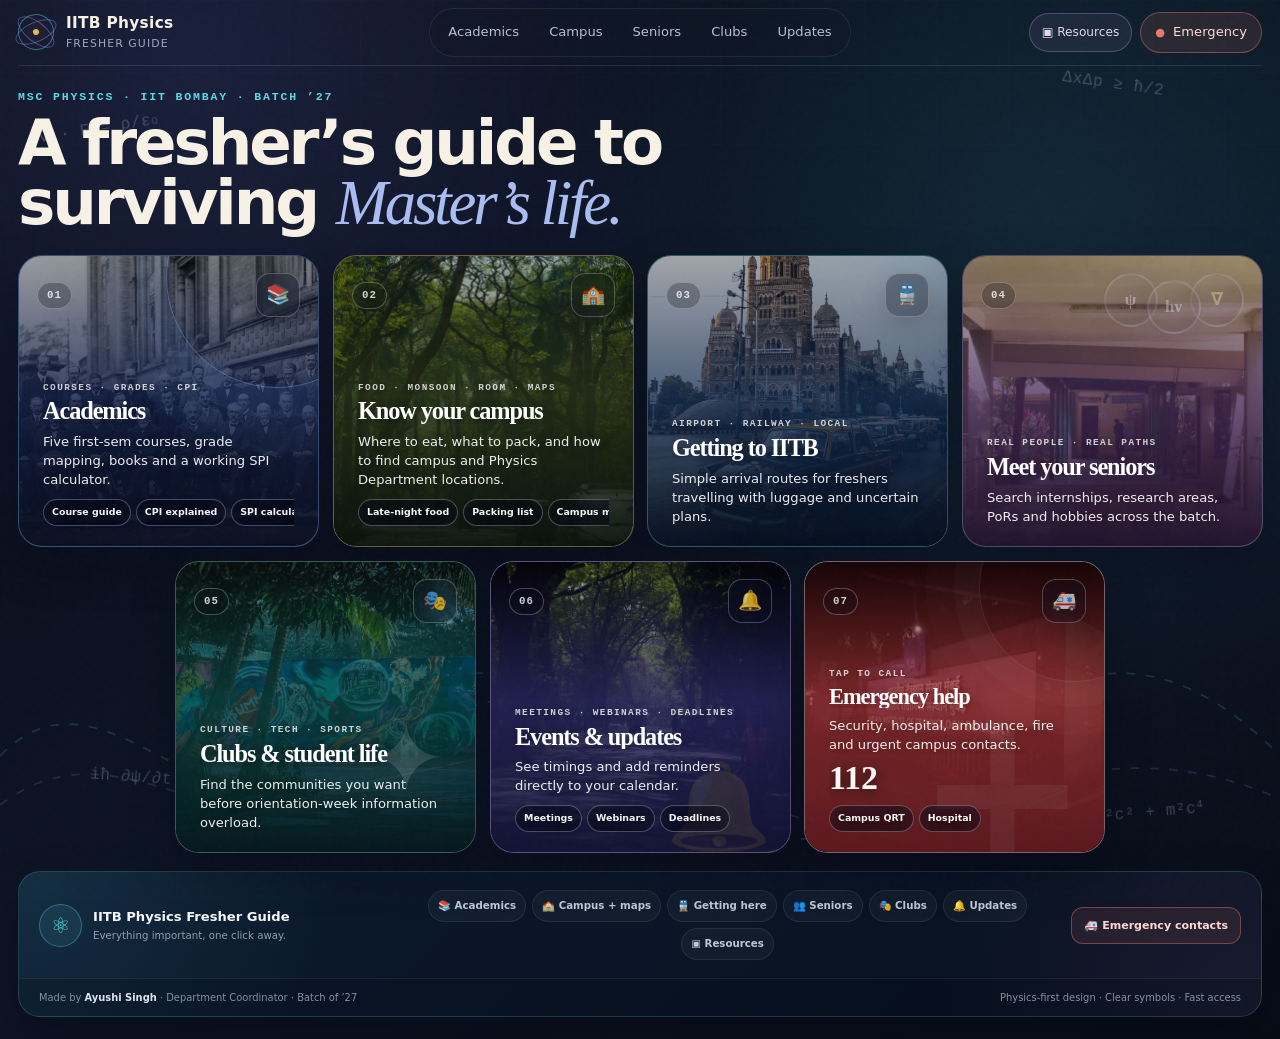
<file: index.html>
<!DOCTYPE html>

<html lang="en">
<head>
<meta charset="utf-8"/>
<meta content="width=device-width,initial-scale=1" name="viewport"/>
<meta content="A clear, colourful and interactive fresher guide for incoming IIT Bombay MSc Physics students." name="description"/>
<meta content="#0a0f1d" name="theme-color"/>
<title>IIT Bombay Fresher Guide — Physics</title>
<link href="./styles.css?v=20260721-2" rel="stylesheet"/>
<style id="homepage-critical-layout">
/* Critical homepage layout — intentionally embedded for deployment stability */
body.home #guide-grid.dashboard-grid {
  display: grid !important;
  grid-template-columns: repeat(4, minmax(0, 1fr)) !important;
  grid-auto-flow: row !important;
  grid-auto-rows: minmax(292px, auto) !important;
  gap: 14px !important;
  align-items: stretch !important;
}

body.home #guide-grid > .dashboard-card.card-equal {
  position: relative !important;
  grid-column: span 1 !important;
  width: 100% !important;
  min-width: 0 !important;
  min-height: 292px !important;
  height: 100% !important;
  margin: 0 !important;
  overflow: hidden !important;
  box-sizing: border-box !important;
}

body.home #guide-grid .open-card {
  display: none !important;
}

body.home #guide-grid .dashboard-card-content {
  position: absolute !important;
  z-index: 3 !important;
  left: 24px !important;
  right: 24px !important;
  bottom: 20px !important;
  width: auto !important;
  max-width: none !important;
  max-height: calc(100% - 105px) !important;
  padding: 0 !important;
  overflow: hidden !important;
  box-sizing: border-box !important;
}

body.home #guide-grid .dashboard-card-content h2 {
  max-width: 100% !important;
  margin: 5px 0 8px !important;
  overflow: hidden !important;
  color: #fff !important;
  font-size: clamp(1.52rem, 1.82vw, 2.1rem) !important;
  line-height: 1.02 !important;
  text-wrap: balance !important;
}

body.home #guide-grid .dashboard-card-content > p:not(.card-label) {
  display: -webkit-box !important;
  max-width: 100% !important;
  margin: 0 !important;
  overflow: hidden !important;
  color: rgba(255,255,255,.92) !important;
  font-size: .82rem !important;
  line-height: 1.45 !important;
  -webkit-box-orient: vertical !important;
  -webkit-line-clamp: 3 !important;
}

body.home #guide-grid .card-label {
  max-width: 100% !important;
  overflow: hidden !important;
  color: rgba(255,255,255,.78) !important;
  font-size: .59rem !important;
  line-height: 1.35 !important;
  text-overflow: ellipsis !important;
  white-space: nowrap !important;
}

body.home #guide-grid .mini-links {
  display: flex !important;
  max-height: 29px !important;
  margin-top: 10px !important;
  overflow: hidden !important;
  flex-wrap: nowrap !important;
}

body.home #guide-grid .mini-links span {
  flex: 0 0 auto !important;
  padding: 5px 8px !important;
  font-size: .59rem !important;
}

body.home #guide-grid .card-symbol {
  display: grid !important;
  width: 44px !important;
  height: 44px !important;
  flex: 0 0 44px !important;
  place-items: center !important;
  border-radius: 14px !important;
  font-size: 1.22rem !important;
}

body.home #guide-grid .card-equation {
  display: none !important;
}

body.home #guide-grid .emergency-card .dashboard-card-content h2 {
  font-size: clamp(1.4rem, 1.64vw, 1.9rem) !important;
}

body.home #guide-grid .emergency-card .emergency-number {
  margin-top: 7px !important;
  font-size: 2.12rem !important;
}

.home-footer-stable {
  width: 100% !important;
  margin-top: 18px !important;
  overflow: hidden !important;
  border: 1px solid rgba(95,216,230,.18) !important;
  border-radius: 22px !important;
  background:
    radial-gradient(circle at 0 0, rgba(95,216,230,.10), transparent 20rem),
    radial-gradient(circle at 100% 100%, rgba(183,148,223,.09), transparent 20rem),
    linear-gradient(135deg, rgba(12,27,48,.98), rgba(8,16,30,.98)) !important;
  color: #fff !important;
  box-sizing: border-box !important;
  box-shadow: 0 18px 46px rgba(1,5,14,.28) !important;
}

.home-footer-top {
  display: grid !important;
  grid-template-columns: minmax(230px,.9fr) minmax(420px,1.7fr) auto !important;
  gap: 18px !important;
  align-items: center !important;
  padding: 18px 20px !important;
}

.home-footer-brand {
  display: flex !important;
  min-width: 0 !important;
  align-items: center !important;
  gap: 11px !important;
  color: #fff !important;
  text-decoration: none !important;
}

.home-footer-brand > span:first-child {
  display: grid !important;
  width: 43px !important;
  height: 43px !important;
  flex: 0 0 43px !important;
  place-items: center !important;
  border: 1px solid rgba(95,216,230,.34) !important;
  border-radius: 50% !important;
  background: rgba(95,216,230,.09) !important;
  color: #5fd8e6 !important;
  font-size: 1.35rem !important;
}

.home-footer-brand > span:last-child {
  display: grid !important;
  min-width: 0 !important;
  line-height: 1.2 !important;
}

.home-footer-brand strong {
  color: #f5f7fb !important;
  font-size: .82rem !important;
}

.home-footer-brand small {
  margin-top: 4px !important;
  color: #8f9daf !important;
  font-size: .64rem !important;
}

.home-footer-nav {
  display: flex !important;
  flex-wrap: wrap !important;
  justify-content: center !important;
  gap: 6px !important;
}

.home-footer-nav a {
  padding: 7px 9px !important;
  border: 1px solid rgba(255,255,255,.08) !important;
  border-radius: 999px !important;
  background: rgba(255,255,255,.035) !important;
  color: #bdc9d8 !important;
  font-size: .64rem !important;
  font-weight: 650 !important;
  text-decoration: none !important;
}

.home-footer-emergency {
  justify-self: end !important;
  padding: 9px 12px !important;
  border: 1px solid rgba(237,120,109,.42) !important;
  border-radius: 12px !important;
  background: rgba(237,120,109,.10) !important;
  color: #ffd8d4 !important;
  font-size: .69rem !important;
  font-weight: 760 !important;
  text-decoration: none !important;
  white-space: nowrap !important;
}

.home-footer-bottom {
  display: flex !important;
  justify-content: space-between !important;
  gap: 18px !important;
  padding: 11px 20px !important;
  border-top: 1px solid rgba(255,255,255,.07) !important;
  background: rgba(3,8,17,.20) !important;
  color: #8290a3 !important;
  font-size: .62rem !important;
}

.home-footer-bottom strong {
  color: #dce4ee !important;
}

@media (max-width: 1220px) {
  body.home #guide-grid.dashboard-grid {
    grid-template-columns: repeat(3, minmax(0,1fr)) !important;
    grid-auto-rows: minmax(285px, auto) !important;
  }
  .home-footer-top {
    grid-template-columns: 1fr !important;
  }
  .home-footer-nav {
    justify-content: flex-start !important;
  }
  .home-footer-emergency {
    justify-self: start !important;
  }
}

@media (max-width: 900px) {
  body.home #guide-grid.dashboard-grid {
    grid-template-columns: repeat(2, minmax(0,1fr)) !important;
    grid-auto-rows: minmax(260px, auto) !important;
  }
  body.home #guide-grid > .dashboard-card.card-equal {
    min-height: 260px !important;
  }
}

@media (max-width: 620px) {
  body.home #guide-grid.dashboard-grid {
    grid-template-columns: repeat(2, minmax(0,1fr)) !important;
    grid-auto-rows: minmax(225px, auto) !important;
    gap: 9px !important;
  }
  body.home #guide-grid > .dashboard-card.card-equal {
    min-height: 225px !important;
  }
  body.home #guide-grid .dashboard-card-content {
    left: 14px !important;
    right: 14px !important;
    bottom: 14px !important;
    max-height: calc(100% - 82px) !important;
  }
  body.home #guide-grid .dashboard-card-content h2,
  body.home #guide-grid .emergency-card .dashboard-card-content h2 {
    font-size: clamp(1.15rem, 5vw, 1.5rem) !important;
  }
  body.home #guide-grid .dashboard-card-content > p:not(.card-label) {
    font-size: .69rem !important;
    line-height: 1.39 !important;
  }
  body.home #guide-grid .mini-links {
    display: none !important;
  }
  body.home #guide-grid .card-symbol {
    width: 36px !important;
    height: 36px !important;
    flex-basis: 36px !important;
    font-size: 1rem !important;
  }
  .home-footer-nav {
    display: grid !important;
    grid-template-columns: repeat(2,minmax(0,1fr)) !important;
    width: 100% !important;
  }
  .home-footer-nav a {
    text-align: center !important;
  }
  .home-footer-bottom {
    flex-direction: column !important;
    gap: 4px !important;
  }
}

@media (max-width: 390px) {
  body.home #guide-grid.dashboard-grid {
    grid-template-columns: 1fr !important;
  }
}
</style><style id="maps-under-campus-critical">
/* Seven equal homepage cards: 4 on top, 3 centred below */
body.home #guide-grid.dashboard-grid {
  grid-template-columns: repeat(8, minmax(0, 1fr)) !important;
}

body.home #guide-grid > .dashboard-card.card-equal {
  grid-column: span 2 !important;
}

/* Centre cards 5–7 in the second row. */
body.home #guide-grid > .dashboard-card.card-equal:nth-child(5) {
  grid-column: 2 / span 2 !important;
}

@media (max-width: 1220px) {
  body.home #guide-grid.dashboard-grid {
    grid-template-columns: repeat(6, minmax(0, 1fr)) !important;
  }

  body.home #guide-grid > .dashboard-card.card-equal:nth-child(5) {
    grid-column: auto / span 2 !important;
  }

  body.home #guide-grid > .dashboard-card.card-equal:nth-child(7) {
    grid-column: 3 / span 2 !important;
  }
}

@media (max-width: 900px) {
  body.home #guide-grid.dashboard-grid {
    grid-template-columns: repeat(4, minmax(0, 1fr)) !important;
  }

  body.home #guide-grid > .dashboard-card.card-equal:nth-child(5) {
    grid-column: auto / span 2 !important;
  }

  body.home #guide-grid > .dashboard-card.card-equal:nth-child(7) {
    grid-column: 2 / span 2 !important;
  }
}

@media (max-width: 390px) {
  body.home #guide-grid.dashboard-grid {
    grid-template-columns: 1fr !important;
  }

  body.home #guide-grid > .dashboard-card.card-equal,
  body.home #guide-grid > .dashboard-card.card-equal:nth-child(5),
  body.home #guide-grid > .dashboard-card.card-equal:nth-child(7) {
    grid-column: 1 !important;
  }
}
</style><style id="homepage-photo-critical">
  body.home .dashboard-intro {
    display: block;
    max-width: none;
  }

  body.home .dashboard-intro > div {
    max-width: 1150px;
  }
</style><style id="homepage-card-photo-treatment">
/* Homepage photo cards: clear images + guaranteed readable typography */
body.home #guide-grid .dashboard-card > img {
  display: block;
  object-fit: cover;
  opacity: 1;
  filter: saturate(.9) contrast(1.08) brightness(.82);
}

body.home #guide-grid .dashboard-card-content {
  text-shadow: 0 2px 12px rgba(0,0,0,.72);
}

body.home #guide-grid .dashboard-card-content h2,
body.home #guide-grid .dashboard-card-content p,
body.home #guide-grid .card-label {
  position: relative;
  z-index: 2;
}

body.home #guide-grid .academic-card > img { object-position: 50% 46%; }
body.home #guide-grid .campus-card > img { object-position: 50% 58%; }
body.home #guide-grid .transport-card > img { object-position: 50% 72%; }
body.home #guide-grid .seniors-card > img { object-position: 50% 54%; }
body.home #guide-grid .clubs-card > img { object-position: 50% 58%; }
body.home #guide-grid .updates-card > img { object-position: 50% 52%; }
body.home #guide-grid .emergency-card > img { object-position: 50% 48%; }

body.home #guide-grid .academic-card .card-shade {
  background: linear-gradient(180deg, rgba(6,15,34,.28), rgba(18,32,74,.76) 48%, rgba(7,13,30,.97));
}
body.home #guide-grid .campus-card .card-shade {
  background: linear-gradient(180deg, rgba(17,35,18,.22), rgba(43,56,26,.68) 48%, rgba(11,20,14,.96));
}
body.home #guide-grid .transport-card .card-shade {
  background: linear-gradient(180deg, rgba(8,24,46,.24), rgba(22,49,88,.72) 49%, rgba(7,17,34,.97));
}
body.home #guide-grid .seniors-card .card-shade {
  background: linear-gradient(180deg, rgba(43,22,58,.18), rgba(76,44,96,.72) 48%, rgba(31,17,45,.97));
}
body.home #guide-grid .clubs-card .card-shade {
  background: linear-gradient(180deg, rgba(4,39,41,.17), rgba(7,73,70,.70) 48%, rgba(4,25,30,.97));
}
body.home #guide-grid .updates-card .card-shade {
  background: linear-gradient(180deg, rgba(25,20,61,.17), rgba(43,43,105,.74) 48%, rgba(18,18,52,.97));
}
body.home #guide-grid .emergency-card .card-shade {
  background: linear-gradient(180deg, rgba(83,18,24,.28), rgba(152,48,50,.79) 46%, rgba(94,25,31,.97));
}

body.home #guide-grid .seniors-card,
body.home #guide-grid .updates-card,
body.home #guide-grid .emergency-card {
  background: #111827;
}

body.home #guide-grid .portrait-stack { opacity: .38; }
body.home #guide-grid .emergency-rings { opacity: .45; }
body.home #guide-grid .emergency-card::before { opacity: .55; }
</style><meta content="home-photo-cards-v2" name="asset-version"/></head>
<body class="home physics-dashboard-page">
<a class="skip-link" href="#guide-grid">Skip to guide</a>
<div aria-hidden="true" class="physics-sky">
<span class="formula f1">∇ · E = ρ/ε₀</span>
<span class="formula f2">ΔxΔp ≥ ħ/2</span>
<span class="formula f3">iħ ∂ψ/∂t = Ĥψ</span>
<span class="formula f4">E² = p²c² + m²c⁴</span>
<svg class="wave-field" preserveaspectratio="none" viewbox="0 0 1200 220">
<path d="M0,110 C100,20 200,200 300,110 S500,20 600,110 S800,200 900,110 S1100,20 1200,110"></path>
<path d="M0,150 C120,70 220,215 350,120 S560,55 700,140 S980,60 1200,145"></path>
</svg>
</div>
<nav aria-label="Primary navigation" class="dashboard-nav">
<a class="dashboard-brand" href="./index.html">
<span aria-hidden="true" class="brand-orbit"><i></i></span>
<span><strong>IITB Physics</strong><small>Fresher Guide</small></span>
</a>
<div class="dashboard-nav-links">
<a href="./academics.html">Academics</a>
<a href="./campus-life.html">Campus</a>
<a href="./seniors.html">Seniors</a>
<a href="./clubs.html">Clubs</a>
<a href="./events.html">Updates</a>
</div>
<div class="nav-utilities"><a class="resources-pill" href="./resources.html">▣ Resources</a><a class="emergency-pill" href="./emergency.html"><span>●</span> Emergency</a></div>
</nav>
<main class="dashboard-main">
<header class="dashboard-intro">
<div>
<p class="dashboard-kicker">
      MSc Physics · IIT Bombay · Batch ’27
    </p>
<h1>
      A fresher’s guide to surviving
      <span>Master’s life.</span>
</h1>
</div>
</header>
<section aria-label="Fresher guide sections" class="dashboard-grid" id="guide-grid">
<a class="dashboard-card academic-card card-equal" data-tilt="" href="./academics.html">
<img alt="Historic group photograph of leading physicists" onerror="this.style.display='none'" src="./assets/home-card-academics-photo-v2.webp"/>
<div class="card-shade"></div>
<div class="card-topline"><span class="card-index">01</span><span class="card-symbol">📚</span></div>
<div class="dashboard-card-content">
<p class="card-label">Courses · Grades · CPI</p>
<h2>Academics</h2>
<p>Five first-sem courses, grade mapping, books and a working SPI calculator.</p>
<div class="mini-links"><span>Course guide</span><span>CPI explained</span><span>SPI calculator</span></div>
</div>
<span class="card-equation">SPI = Σ(cᵢgᵢ) / Σcᵢ</span>
</a><a class="dashboard-card campus-card card-equal" data-tilt="" href="./campus-life.html">
<img alt="Tree-lined IIT Bombay campus road" onerror="this.style.display='none'" src="./assets/home-card-campus-photo-v2.webp"/>
<div class="card-shade"></div>
<div class="card-topline"><span class="card-index">02</span><span class="card-symbol">🏫</span></div>
<div class="dashboard-card-content">
<p class="card-label">Food · Monsoon · Room · Maps</p>
<h2>Know your campus</h2>
<p>Where to eat, what to pack, and how to find campus and Physics Department locations.</p>
<div class="mini-links"><span>Late-night food</span><span>Packing list</span><span>Campus maps</span></div>
</div>
</a><a class="dashboard-card transport-card card-equal" data-tilt="" href="./transport.html">
<img alt="Mumbai taxi near the municipal corporation building" onerror="this.style.display='none'" src="./assets/home-card-travel-photo-v2.webp"/>
<div class="card-shade"></div>
<div class="card-topline"><span class="card-index">03</span><span class="card-symbol">🚆</span></div>
<div class="dashboard-card-content">
<p class="card-label">Airport · Railway · Local</p>
<h2>Getting to IITB</h2>
<p>Simple arrival routes for freshers travelling with luggage and uncertain plans.</p>
</div>
</a><a class="dashboard-card seniors-card card-equal" data-tilt="" href="./seniors.html"><img alt="IIT Bombay department corridor" onerror="this.style.display='none'" src="./assets/home-card-seniors-photo-v2.webp"/><div class="card-shade"></div>
<div aria-hidden="true" class="portrait-stack physics-peer-stack">
<span>ψ</span>
<span>hν</span>
<span>∇</span>
</div>
<div class="card-topline"><span class="card-index">04</span><span class="card-symbol">👥</span></div>
<div class="dashboard-card-content">
<p class="card-label">Real people · Real paths</p>
<h2>Meet your seniors</h2>
<p>Search internships, research areas, PoRs and hobbies across the batch.</p>
</div>
</a><a class="dashboard-card clubs-card card-equal" data-tilt="" href="./clubs.html">
<img alt="Colourful student mural near the IIT Bombay SAC area" onerror="this.style.display='none'" src="./assets/home-card-clubs-photo-v2.webp"/>
<div class="card-shade"></div>
<div class="card-topline"><span class="card-index">05</span><span class="card-symbol">🎭</span></div>
<div class="dashboard-card-content">
<p class="card-label">Culture · Tech · Sports</p>
<h2>Clubs &amp; student life</h2>
<p>Find the communities you want before orientation-week information overload.</p>
</div>
</a><a class="dashboard-card updates-card card-equal" data-tilt="" href="./events.html"><img alt="Students and auto-rickshaws on a shaded IIT Bombay road" onerror="this.style.display='none'" src="./assets/home-card-updates-photo-v2.webp"/><div class="card-shade"></div><div class="card-topline"><span class="card-index">06</span><span class="card-symbol">🔔</span></div><div class="dashboard-card-content"><p class="card-label">Meetings · Webinars · Deadlines</p><h2>Events &amp; updates</h2><p>See timings and add reminders directly to your calendar.</p><div class="mini-links"><span>Meetings</span><span>Webinars</span><span>Deadlines</span></div></div></a><a class="dashboard-card emergency-card card-equal" data-tilt="" href="./emergency.html"><img alt="IIT Bombay main gate at night" onerror="this.style.display='none'" src="./assets/home-card-emergency-photo-v2.webp"/><div class="card-shade"></div>
<div aria-hidden="true" class="emergency-rings"></div>
<div class="card-topline"><span class="card-index">07</span><span class="card-symbol">🚑</span></div>
<div class="dashboard-card-content">
<p class="card-label">Tap to call</p>
<h2>Emergency help</h2>
<p>Security, hospital, ambulance, fire and urgent campus contacts.</p>
<strong class="emergency-number">112</strong>
<div class="mini-links"><span>Campus QRT</span><span>Hospital</span></div>
</div>
</a></section>
<footer aria-label="Website footer" class="home-footer-stable"><div class="home-footer-top"><a class="home-footer-brand" href="./index.html"><span aria-hidden="true">⚛</span><span><strong>IITB Physics Fresher Guide</strong><small>Everything important, one click away.</small></span></a><nav aria-label="Footer navigation" class="home-footer-nav"><a href="./academics.html">📚 Academics</a><a href="./campus-life.html">🏫 Campus + maps</a><a href="./transport.html">🚆 Getting here</a><a href="./seniors.html">👥 Seniors</a><a href="./clubs.html">🎭 Clubs</a><a href="./events.html">🔔 Updates</a><a href="./resources.html">▣ Resources</a></nav><a class="home-footer-emergency" href="./emergency.html">🚑 Emergency contacts</a></div><div class="home-footer-bottom"><span>Made by <strong>Ayushi Singh</strong> · Department Coordinator · Batch of ’27</span><span>Physics-first design · Clear symbols · Fast access</span></div></footer></main>
<script src="./site.js?v=20260721-2"></script>
</body>
</html>
</file>
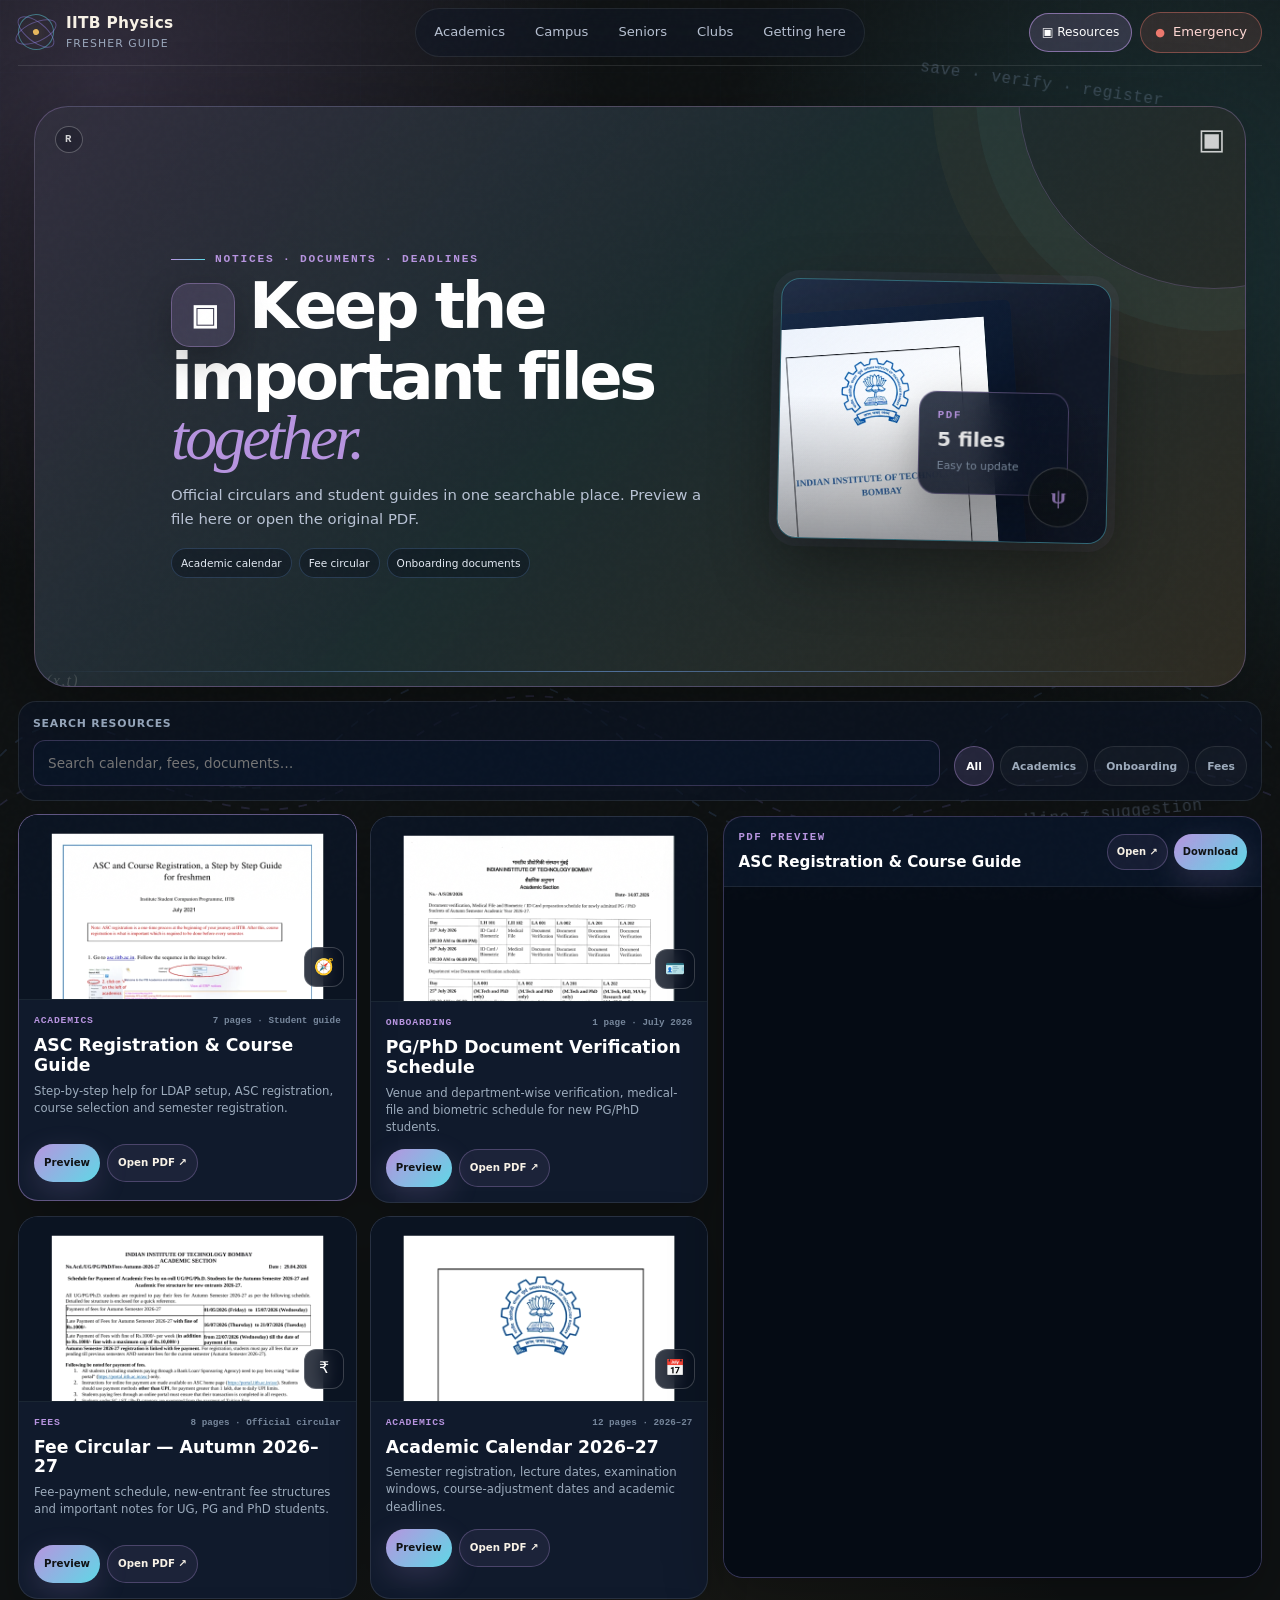
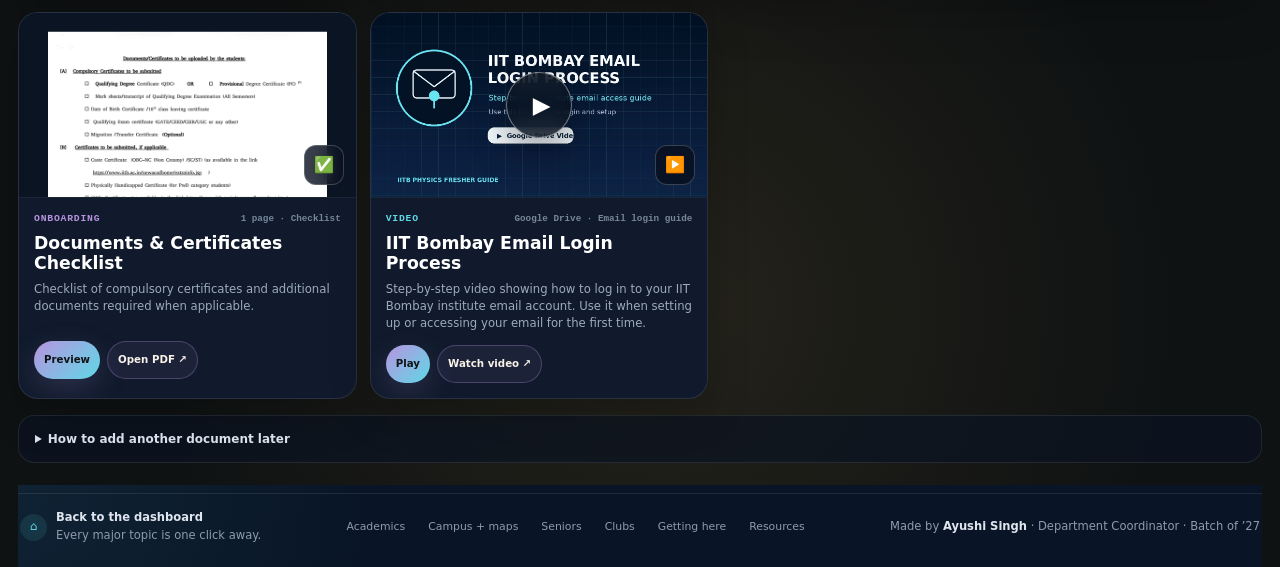
<file: _resources_static_preview.html>
<!DOCTYPE html>

<html lang="en"><head><meta charset="utf-8"/><meta content="width=device-width,initial-scale=1" name="viewport"/><meta content="Important IIT Bombay fresher documents, calendars, fee circulars and onboarding guides." name="description"/><meta content="#121b34" name="theme-color"/><title>Resources — IITB Physics Fresher Guide</title><link href="./styles.css" rel="stylesheet"/></head>
<body class="physics-dashboard-page dashboard-subpage guide-page page-resources">
<a class="skip-link" href="#main">Skip to content</a>
<div aria-hidden="true" class="physics-sky subpage-physics-sky"><span class="formula f1">information → action</span><span class="formula f2">save · verify · register</span><span class="formula f3">PDF ∈ resources</span><span class="formula f4">deadline ≠ suggestion</span><svg class="wave-field" preserveaspectratio="none" viewbox="0 0 1200 220"><path d="M0,110 C100,20 200,200 300,110 S500,20 600,110 S800,200 900,110 S1100,20 1200,110"></path><path d="M0,150 C120,70 220,215 350,120 S560,55 700,140 S980,60 1200,145"></path></svg></div>
<nav aria-label="Primary navigation" class="dashboard-nav subpage-dashboard-nav"><a class="dashboard-brand" href="./index.html"><span aria-hidden="true" class="brand-orbit"><i></i></span><span><strong>IITB Physics</strong><small>Fresher Guide</small></span></a><div class="dashboard-nav-links"><a href="./academics.html">Academics</a><a href="./campus-life.html">Campus</a><a href="./seniors.html">Seniors</a><a href="./clubs.html">Clubs</a><a href="./transport.html">Getting here</a></div><div class="nav-utilities"><a aria-current="page" class="resources-pill active" href="./resources.html">▣ Resources</a><a class="emergency-pill" href="./emergency.html"><span>●</span> Emergency</a></div></nav>
<main class="dashboard-main dashboard-subpage-main" id="main">
<section class="page-hero resources-page-hero"><div class="subpage-card-topline"><span class="card-index">R</span><span class="card-symbol">▣</span></div><div class="shell page-hero-grid"><div><p class="kicker">Notices · Documents · Deadlines</p><h1 class="page-title"><span aria-hidden="true" class="page-title-icon icon-violet">▣</span>Keep the important files <em>together.</em></h1><p class="lede">Official circulars and student guides in one searchable place. Preview a file here or open the original PDF.</p><div class="subpage-meta"><span>Academic calendar</span><span>Fee circular</span><span>Onboarding documents</span></div></div><div aria-label="Stack of important documents" class="page-visual resources-hero-visual"><img alt="First page of the IIT Bombay academic calendar" src="./assets/resources/academic-calendar.webp"/><div class="resource-hero-stack"><span>PDF</span><strong>5 files</strong><small>Easy to update</small></div></div></div></section>
<section class="section"><div class="shell"><div class="resources-toolbar"><label><span>Search resources</span><input autocomplete="off" id="resource-search" placeholder="Search calendar, fees, documents…" type="search"/></label><div aria-label="Resource categories" class="resource-filters"><button class="active" data-resource-filter="All" type="button">All</button><button data-resource-filter="Academics" type="button">Academics</button><button data-resource-filter="Onboarding" type="button">Onboarding</button><button data-resource-filter="Fees" type="button">Fees</button></div></div><div class="resources-layout"><div><div class="resource-grid" id="resource-grid"><article class="resource-card"><div class="resource-preview-button"><img alt="" src="./assets/resources/asc-registration.webp"/></div><div class="resource-card-body"><div class="resource-card-meta"><span>Academics</span></div><h2>ASC Registration &amp; Course Guide</h2><p>Step-by-step help for LDAP setup and course registration.</p></div></article><article class="resource-card"><div class="resource-preview-button"><img alt="" src="./assets/resources/document-verification.webp"/></div><div class="resource-card-body"><div class="resource-card-meta"><span>Onboarding</span></div><h2>PG/PhD Document Verification Schedule</h2><p>Venue and department-wise verification schedule.</p></div></article><article class="resource-card"><div class="resource-preview-button"><img alt="" src="./assets/resources/fee-circular.webp"/></div><div class="resource-card-body"><div class="resource-card-meta"><span>Fees</span></div><h2>Fee Circular — Autumn 2026–27</h2><p>Fee-payment schedule and new-entrant structures.</p></div></article><article class="resource-card"><div class="resource-preview-button"><img alt="" src="./assets/resources/academic-calendar.webp"/></div><div class="resource-card-body"><div class="resource-card-meta"><span>Academics</span></div><h2>Academic Calendar 2026–27</h2><p>Semester dates, examinations and deadlines.</p></div></article></div><p class="resource-empty" hidden="" id="resource-empty">No matching documents.</p><noscript><div class="panel"><h2>PDF links</h2><ul><li><a href="./resources/asc-registration-course-guide.pdf">ASC Registration &amp; Course Guide</a></li><li><a href="./resources/pg-phd-document-verification-schedule-2026.pdf">PG/PhD Document Verification Schedule</a></li><li><a href="./resources/fee-circular-autumn-2026-27.pdf">Fee Circular — Autumn 2026–27</a></li><li><a href="./resources/academic-calendar-2026-27.pdf">Academic Calendar 2026–27</a></li><li><a href="./resources/documents-certificates-checklist.pdf">Documents &amp; Certificates Checklist</a></li></ul></div></noscript></div><aside class="resource-preview-panel"><div class="resource-preview-head"><div><p class="eyebrow">PDF preview</p><h2 id="resource-preview-title">Select a document</h2></div><div><a class="btn btn-secondary" href="#" id="resource-open" rel="noopener" target="_blank">Open ↗</a><a class="btn btn-primary" download="" href="#" id="resource-download">Download</a></div></div><iframe id="resource-frame" title="Document preview"></iframe></aside></div><details class="resource-add-guide"><summary>How to add another document later</summary><ol><li>Upload the PDF inside the <code>resources/</code> folder.</li><li>Create a first-page thumbnail inside <code>assets/resources/</code>.</li><li>Add one object to <code>resources-data.js</code>. The search, filters and preview will update automatically.</li></ol></details></div></section>
</main>
<footer class="dashboard-subpage-footer"><div class="dashboard-bottom subpage-bottom"><a class="bottom-note back-dashboard" href="./index.html"><span>⌂</span><p><strong>Back to the dashboard</strong><br/>Every major topic is one click away.</p></a><div aria-label="Guide links" class="subpage-footer-links"><a href="./academics.html">Academics</a><a href="./campus-life.html">Campus + maps</a><a href="./seniors.html">Seniors</a><a href="./clubs.html">Clubs</a><a href="./transport.html">Getting here</a><a href="./resources.html">Resources</a></div><p class="maker-credit">Made by <strong>Ayushi Singh</strong> · Department Coordinator · Batch of ’27</p></div></footer>
<script src="./site.js"></script><script src="./resources-data.js"></script><script src="./resources.js"></script></body></html>
</file>
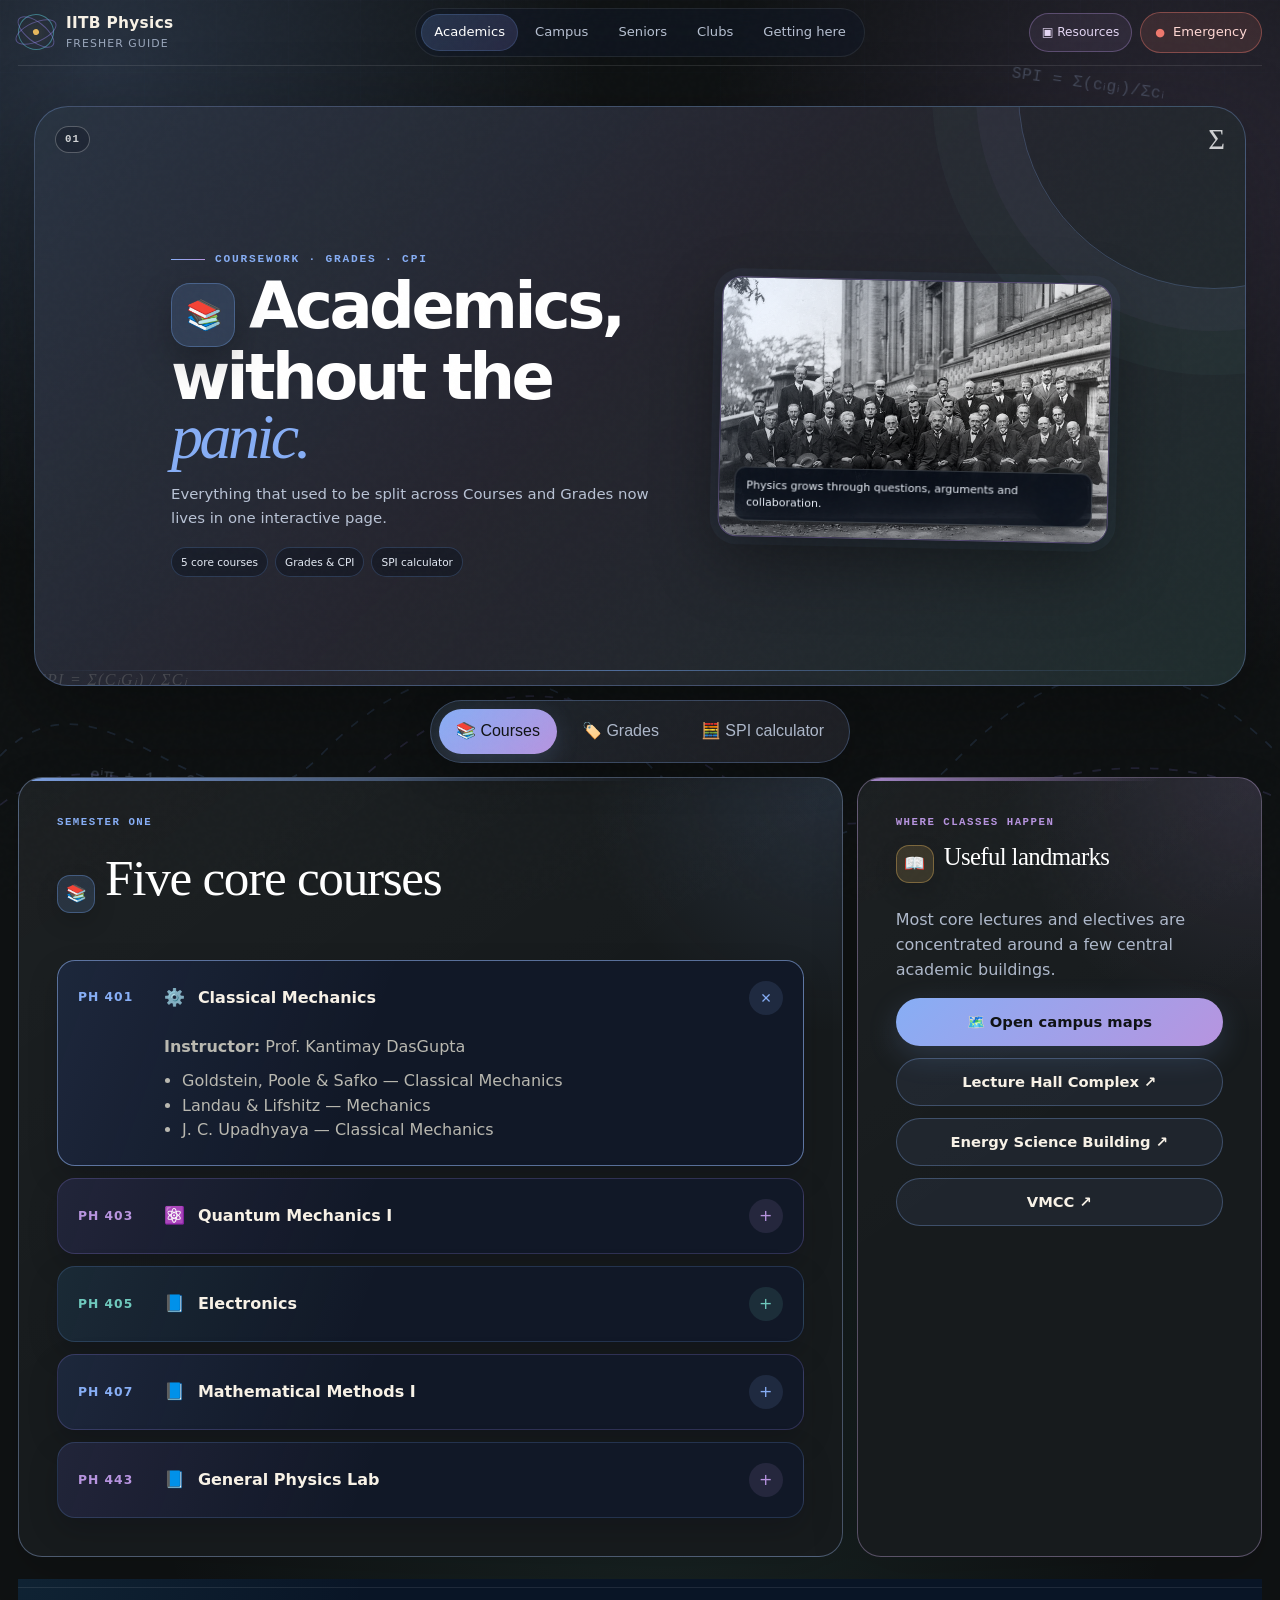
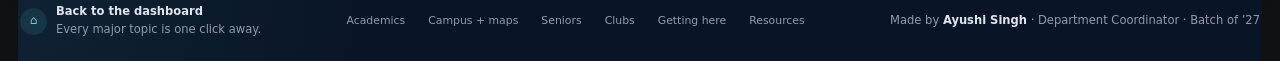
<file: academics.html>
<!DOCTYPE html>

<html lang="en"><head><meta charset="utf-8"/><meta content="width=device-width,initial-scale=1" name="viewport"/><meta content="First-semester courses, grades, CPI and SPI calculator for IIT Bombay MSc Physics freshers." name="description"/><meta content="#20243f" name="theme-color"/><title>Academics — IITB Fresher Guide</title><link href="./styles.css" rel="stylesheet"/></head><body class="physics-dashboard-page dashboard-subpage guide-page page-academics">
<a class="skip-link" href="#main">Skip to content</a>
<div aria-hidden="true" class="physics-sky subpage-physics-sky">
<span class="formula f1">[x,p] = iħ</span>
<span class="formula f2">SPI = Σ(cᵢgᵢ)/Σcᵢ</span>
<span class="formula f3">eⁱπ + 1 = 0</span>
<span class="formula f4">∫L dt</span>
<svg class="wave-field" preserveaspectratio="none" viewbox="0 0 1200 220">
<path d="M0,110 C100,20 200,200 300,110 S500,20 600,110 S800,200 900,110 S1100,20 1200,110"></path>
<path d="M0,150 C120,70 220,215 350,120 S560,55 700,140 S980,60 1200,145"></path>
</svg>
</div>
<nav aria-label="Primary navigation" class="dashboard-nav subpage-dashboard-nav">
<a class="dashboard-brand" href="./index.html">
<span aria-hidden="true" class="brand-orbit"><i></i></span>
<span><strong>IITB Physics</strong><small>Fresher Guide</small></span>
</a>
<div class="dashboard-nav-links">
<a class="active" href="./academics.html">Academics</a><a href="./campus-life.html">Campus</a><a href="./seniors.html">Seniors</a><a href="./clubs.html">Clubs</a><a href="./transport.html">Getting here</a>
</div>
<div class="nav-utilities"><a class="resources-pill" href="./resources.html">▣ Resources</a><a class="emergency-pill" href="./emergency.html"><span>●</span> Emergency</a></div>
</nav><main class="dashboard-main dashboard-subpage-main" id="main">
<section class="page-hero"><div class="subpage-card-topline"><span class="card-index">01</span><span class="card-symbol">Σ</span></div><div class="shell page-hero-grid"><div class="reveal"><p class="kicker">Coursework · Grades · CPI</p><h1 class="page-title"><span aria-hidden="true" class="page-title-icon icon-blue">📚</span>Academics, without the <em>panic.</em></h1><p class="lede">Everything that used to be split across Courses and Grades now lives in one interactive page.</p><div class="subpage-meta"><span>5 core courses</span><span>Grades &amp; CPI</span><span>SPI calculator</span></div></div><figure class="page-visual academic-photo-visual reveal"><img alt="Historic group photograph representing the collaborative tradition of physics" src="./assets/academics-hero.webp"/><figcaption>Physics grows through questions, arguments and collaboration.</figcaption></figure></div></section>
<section class="section"><div class="shell"><div class="tab-bar" data-tabs=".academic-panel"><button aria-selected="true" class="tab-button active" data-tab="courses" type="button">📚 Courses</button><button aria-selected="false" class="tab-button" data-tab="grades" type="button">🏷️ Grades</button><button aria-selected="false" class="tab-button" data-tab="calculator" type="button">🧮 SPI calculator</button></div>
<section class="tab-panel academic-panel active" id="courses"><div class="content-grid"><div class="panel span-8"><p class="eyebrow">Semester one</p><h2><span aria-hidden="true" class="pop-icon icon-blue">📚</span>Five core courses</h2><div class="course-list">
<details class="course" open=""><summary><span class="course-code">PH 401</span><span class="course-title"><span aria-hidden="true" class="inline-symbol">⚙️</span>Classical Mechanics</span><span class="course-plus">+</span></summary><div class="course-body"><strong>Instructor:</strong> Prof. Kantimay DasGupta<ul class="book-list"><li>Goldstein, Poole &amp; Safko — Classical Mechanics</li><li>Landau &amp; Lifshitz — Mechanics</li><li>J. C. Upadhyaya — Classical Mechanics</li></ul></div></details>
<details class="course"><summary><span class="course-code">PH 403</span><span class="course-title"><span aria-hidden="true" class="inline-symbol">⚛️</span>Quantum Mechanics I</span><span class="course-plus">+</span></summary><div class="course-body"><strong>Instructor:</strong> Prof. Hridis Pal<ul class="book-list"><li>Nouredine Zettili — Quantum Mechanics</li><li>J. J. Sakurai — Modern Quantum Mechanics</li></ul></div></details>
<details class="course"><summary><span class="course-code">PH 405</span><span class="course-title"><span aria-hidden="true" class="inline-symbol">📘</span>Electronics</span><span class="course-plus">+</span></summary><div class="course-body"><strong>Instructor:</strong> Prof. M. Maniraj<ul class="book-list"><li>Bryan H. Suits — Electronics for Physicists</li><li>Dennis L. Eggleston — Basic Electronics for Scientists and Engineers</li></ul></div></details>
<details class="course"><summary><span class="course-code">PH 407</span><span class="course-title"><span aria-hidden="true" class="inline-symbol">📘</span>Mathematical Methods I</span><span class="course-plus">+</span></summary><div class="course-body"><strong>Instructor:</strong> Prof. Anirban Sain<ul class="book-list"><li>Arfken, Weber &amp; Harris — Mathematical Methods for Physicists</li><li>Riley, Hobson &amp; Bence — Mathematical Methods for Physics and Engineering</li></ul></div></details>
<details class="course"><summary><span class="course-code">PH 443</span><span class="course-title"><span aria-hidden="true" class="inline-symbol">📘</span>General Physics Lab</span><span class="course-plus">+</span></summary><div class="course-body"><strong>Instructor:</strong> Prof. Pradip Sarin<p>Keep lab records current. A neat graph and uncertainty analysis are part of the experiment, not decoration.</p></div></details>
</div></div><aside class="panel span-4"><p class="eyebrow">Where classes happen</p><h3><span aria-hidden="true" class="pop-icon icon-gold">📖</span>Useful landmarks</h3><p>Most core lectures and electives are concentrated around a few central academic buildings.</p><div class="course-list"><a class="btn btn-primary" href="./campus-map.html">🗺️ Open campus maps</a><a class="btn btn-secondary" href="https://www.google.com/maps/search/?api=1&amp;query=Lecture+Hall+Complex+IIT+Bombay" rel="noopener" target="_blank">Lecture Hall Complex ↗</a><a class="btn btn-secondary" href="https://www.google.com/maps/search/?api=1&amp;query=DESE+IIT+Bombay" rel="noopener" target="_blank">Energy Science Building ↗</a><a class="btn btn-secondary" href="https://www.google.com/maps/search/?api=1&amp;query=VMCC+IIT+Bombay" rel="noopener" target="_blank">VMCC ↗</a></div></aside></div></section>
<section class="tab-panel academic-panel" id="grades"><div class="content-grid"><div class="panel span-7"><p class="eyebrow">Grade-point ladder</p><h2><span aria-hidden="true" class="pop-icon icon-violet">🏷️</span>How letter grades map to points</h2><div class="grade-ladder"><div class="grade-row"><span class="grade-letter">AP / AA</span><span class="grade-point">10</span><span>Top grade</span></div><div class="grade-row"><span class="grade-letter">AB</span><span class="grade-point">9</span><span>Excellent</span></div><div class="grade-row"><span class="grade-letter">BB</span><span class="grade-point">8</span><span>Very good</span></div><div class="grade-row"><span class="grade-letter">BC</span><span class="grade-point">7</span><span>Good</span></div><div class="grade-row"><span class="grade-letter">CC</span><span class="grade-point">6</span><span>Average</span></div><div class="grade-row"><span class="grade-letter">CD</span><span class="grade-point">5</span><span>Below average</span></div><div class="grade-row"><span class="grade-letter">DD</span><span class="grade-point">4</span><span>Minimum passing grade</span></div><div class="grade-row"><span class="grade-letter">FR / FF</span><span class="grade-point">0</span><span>Fail; action depends on course and rule</span></div></div></div><div class="panel span-5"><p class="eyebrow">Terms you will see</p><h3><span aria-hidden="true" class="pop-icon icon-blue">✦</span>DX, II, W and AU</h3><p><strong>DX</strong> generally denotes an attendance-related failure. <strong>II</strong> is incomplete, often connected to an approved missed examination. <strong>W</strong> indicates withdrawal. <strong>AU</strong> is audit status.</p><p>Academic regulations and deadlines can change. Treat this page as orientation, then verify the current rule in ASC and official institute communication.</p></div></div></section>
<section class="tab-panel academic-panel" id="calculator"><div class="content-grid"><div class="panel span-8"><p class="eyebrow">Interactive tool</p><h2><span aria-hidden="true" class="pop-icon icon-cyan">🧮</span>Estimate your SPI</h2><p>Add courses, credits and expected grade points. The result is a weighted average.</p><div class="calculator" id="spi-calculator"><div id="calc-rows"></div><div class="calc-actions"><button class="btn btn-secondary" id="add-course" type="button">+ Add course</button><button class="btn btn-primary" id="calculate-spi" type="button">Calculate SPI</button></div><div aria-live="polite" class="calc-result"><span>Estimated SPI</span><strong id="spi-result">0.00</strong></div></div></div><aside class="panel span-4"><p class="eyebrow">Formula</p><h3><span aria-hidden="true" class="pop-icon icon-cyan">🧮</span>Weighted mean</h3><p>SPI = Σ(credit × grade point) / Σ(credits)</p><p>The calculator runs entirely in your browser and does not store course information.</p></aside></div></section>
</div></section></main>
<footer class="dashboard-subpage-footer">
<div class="dashboard-bottom subpage-bottom">
<a class="bottom-note back-dashboard" href="./index.html">
<span>⌂</span>
<p><strong>Back to the dashboard</strong><br/>Every major topic is one click away.</p>
</a>
<div aria-label="Guide links" class="subpage-footer-links">
<a href="./academics.html">Academics</a>
<a href="./campus-life.html">Campus + maps</a>
<a href="./seniors.html">Seniors</a>
<a href="./clubs.html">Clubs</a>
<a href="./transport.html">Getting here</a>
<a href="./resources.html">Resources</a></div>
<p class="maker-credit">Made by <strong>Ayushi Singh</strong> · Department Coordinator · Batch of ’27</p>
</div>
</footer>
<script src="./site.js"></script>
<script>
const rows=document.querySelector('#calc-rows');
const gradeOptions=[['AP / AA',10],['AB',9],['BB',8],['BC',7],['CC',6],['CD',5],['DD',4],['FR / FF',0]];
function addRow(name='',credits=6,point=8){const row=document.createElement('div');row.className='calc-row';row.innerHTML=`<input class="field" aria-label="Course name" placeholder="Course name" value="${name}"><input class="field" aria-label="Credits" type="number" min="0" step=".5" value="${credits}"><select class="field grade-select" aria-label="Expected grade">${gradeOptions.map(([g,p])=>`<option value="${p}" ${p===point?'selected':''}>${g} (${p})</option>`).join('')}</select><button class="remove-row" type="button" aria-label="Remove course">×</button>`;row.querySelector('.remove-row').addEventListener('click',()=>row.remove());rows.appendChild(row)}
[['Classical Mechanics',6,8],['Quantum Mechanics I',6,8],['Electronics',6,8],['Mathematical Methods I',6,8],['General Physics Lab',4,8]].forEach(x=>addRow(...x));
document.querySelector('#add-course').addEventListener('click',()=>addRow());document.querySelector('#calculate-spi').addEventListener('click',()=>{let weighted=0,total=0;document.querySelectorAll('.calc-row').forEach(row=>{const c=Number(row.children[1].value);const p=Number(row.children[2].value);if(c>0){weighted+=c*p;total+=c}});document.querySelector('#spi-result').textContent=total?(weighted/total).toFixed(2):'0.00'});
</script></body></html>
</file>
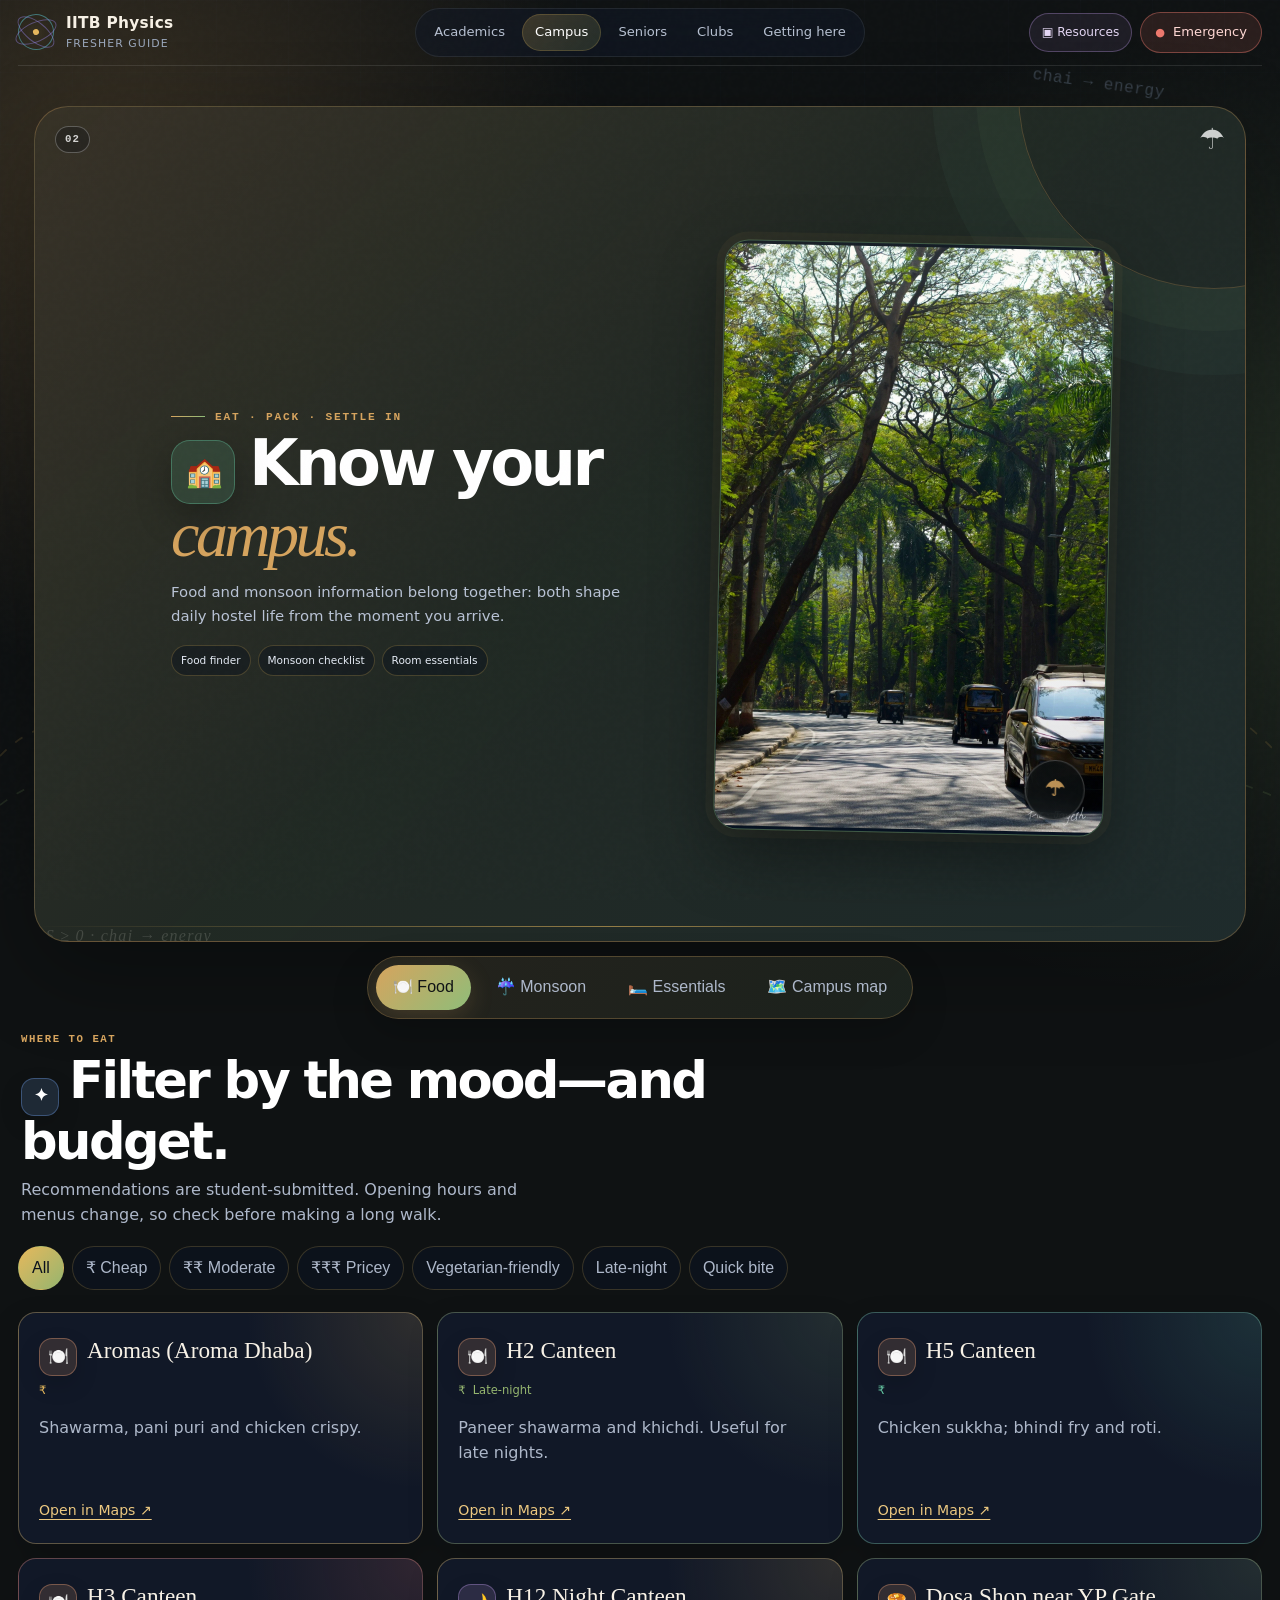
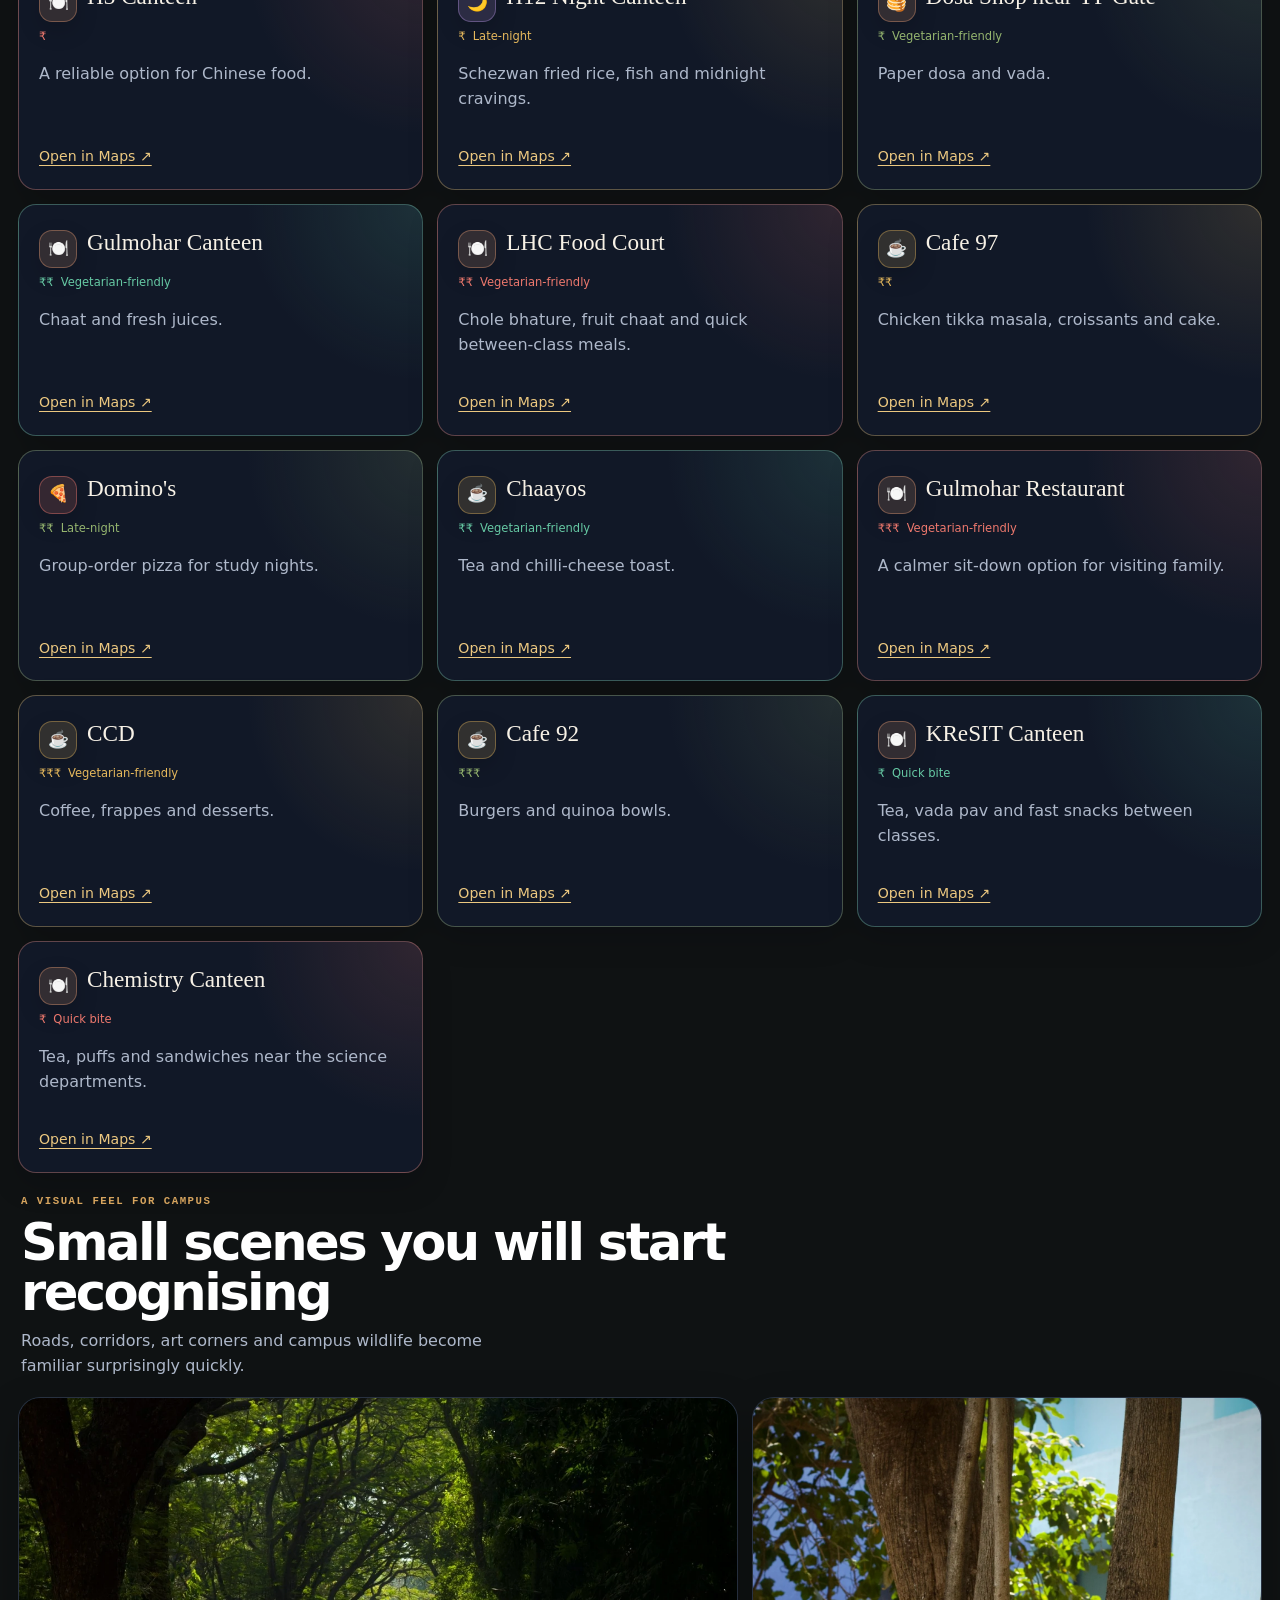
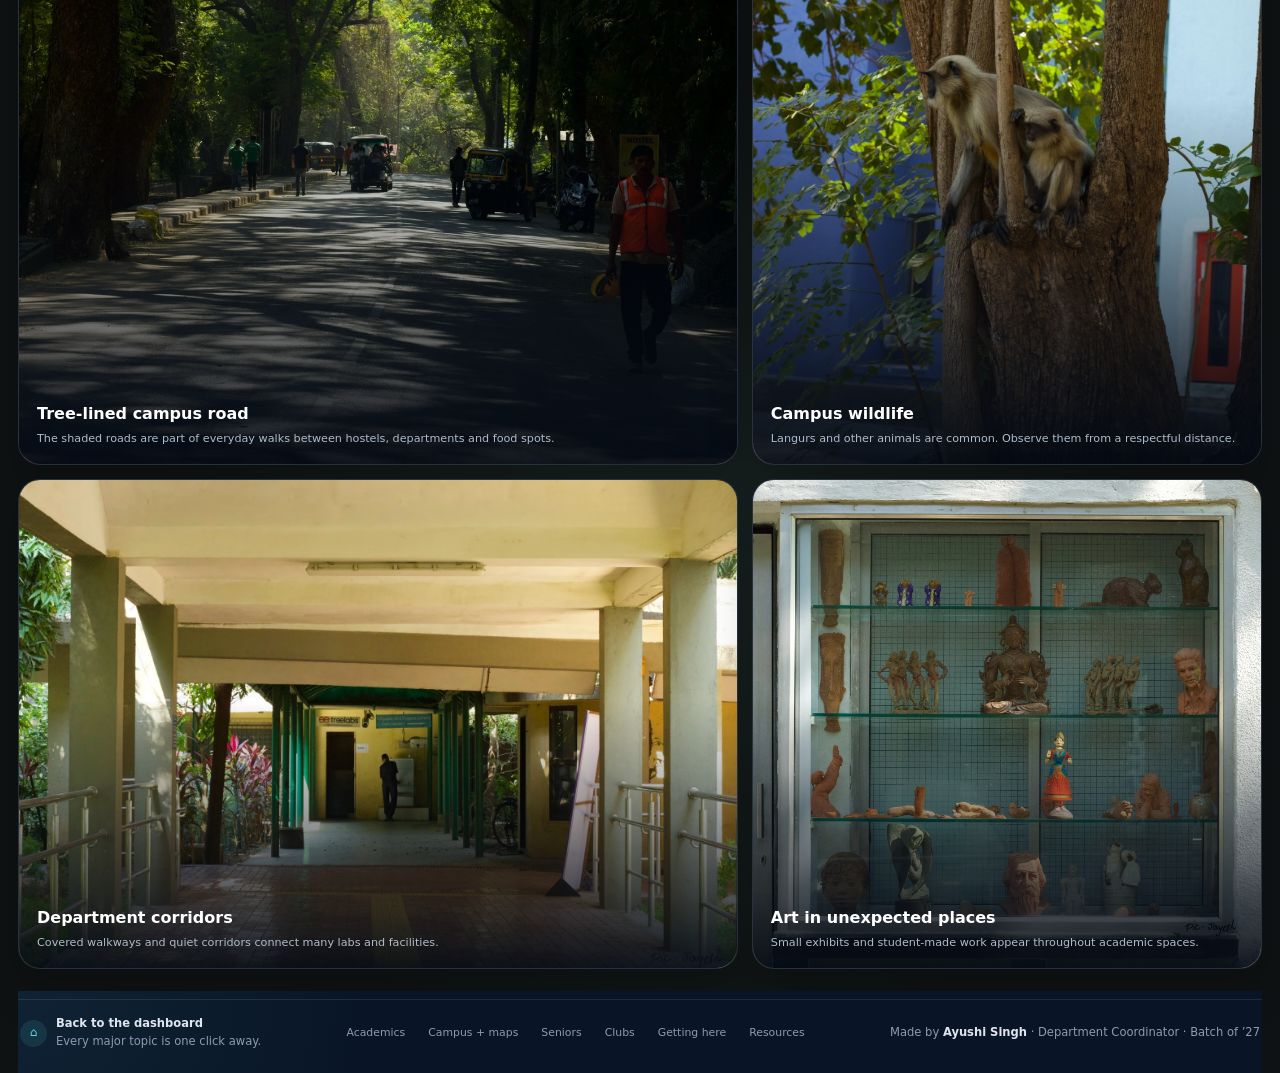
<file: campus-life.html>
<!DOCTYPE html>

<html lang="en"><head><meta charset="utf-8"/><meta content="width=device-width,initial-scale=1" name="viewport"/><meta content="Food, monsoon survival and campus essentials for incoming IIT Bombay students." name="description"/><meta content="#263322" name="theme-color"/><title>Know Your Campus — IITB Fresher Guide</title><link href="./styles.css" rel="stylesheet"/></head><body class="physics-dashboard-page dashboard-subpage guide-page page-campus">
<a class="skip-link" href="#main">Skip to content</a>
<div aria-hidden="true" class="physics-sky subpage-physics-sky">
<span class="formula f1">ΔS ≥ 0</span>
<span class="formula f2">chai → energy</span>
<span class="formula f3">RH ↑ ⇒ drying time ↑</span>
<span class="formula f4">P = F/A</span>
<svg class="wave-field" preserveaspectratio="none" viewbox="0 0 1200 220">
<path d="M0,110 C100,20 200,200 300,110 S500,20 600,110 S800,200 900,110 S1100,20 1200,110"></path>
<path d="M0,150 C120,70 220,215 350,120 S560,55 700,140 S980,60 1200,145"></path>
</svg>
</div>
<nav aria-label="Primary navigation" class="dashboard-nav subpage-dashboard-nav">
<a class="dashboard-brand" href="./index.html">
<span aria-hidden="true" class="brand-orbit"><i></i></span>
<span><strong>IITB Physics</strong><small>Fresher Guide</small></span>
</a>
<div class="dashboard-nav-links">
<a href="./academics.html">Academics</a><a class="active" href="./campus-life.html">Campus</a><a href="./seniors.html">Seniors</a><a href="./clubs.html">Clubs</a><a href="./transport.html">Getting here</a>
</div>
<div class="nav-utilities"><a class="resources-pill" href="./resources.html">▣ Resources</a><a class="emergency-pill" href="./emergency.html"><span>●</span> Emergency</a></div>
</nav><main class="dashboard-main dashboard-subpage-main" id="main">
<section class="page-hero"><div class="subpage-card-topline"><span class="card-index">02</span><span class="card-symbol">☂</span></div><div class="shell page-hero-grid"><div class="reveal"><p class="kicker">Eat · Pack · Settle in</p><h1 class="page-title"><span aria-hidden="true" class="page-title-icon icon-green">🏫</span>Know your <em>campus.</em></h1><p class="lede">Food and monsoon information belong together: both shape daily hostel life from the moment you arrive.</p><div class="subpage-meta"><span>Food finder</span><span>Monsoon checklist</span><span>Room essentials</span></div></div><figure class="page-visual reveal campus-photo-visual"><img alt="Tree-lined IIT Bombay campus road with auto-rickshaws" src="./assets/campus-card.webp"/></figure></div></section>
<section class="section"><div class="shell"><div class="tab-bar" data-tabs=".campus-panel"><button class="tab-button" data-tab="food" type="button">🍽️ Food</button><button class="tab-button" data-tab="monsoon" type="button">☔ Monsoon</button><button class="tab-button" data-tab="essentials" type="button">🛏️ Essentials</button><button class="tab-button" data-tab="map" type="button">🗺️ Campus map</button></div>
<section class="tab-panel campus-panel" id="food"><div class="section-head"><div><p class="eyebrow">Where to eat</p><h2 class="section-title"><span aria-hidden="true" class="pop-icon icon-blue">✦</span>Filter by the mood—and budget.</h2><p class="section-copy">Recommendations are student-submitted. Opening hours and menus change, so check before making a long walk.</p></div></div><div class="filters" id="food-filters"><button class="filter-chip active" data-food="all">All</button><button class="filter-chip" data-food="cheap">₹ Cheap</button><button class="filter-chip" data-food="moderate">₹₹ Moderate</button><button class="filter-chip" data-food="pricey">₹₹₹ Pricey</button><button class="filter-chip" data-food="veg">Vegetarian-friendly</button><button class="filter-chip" data-food="late">Late-night</button><button class="filter-chip" data-food="quick">Quick bite</button></div><div class="food-grid" id="food-grid"><article class="food-card" data-tags="cheap"><h3><span aria-hidden="true" class="pop-icon icon-orange">🍽️</span>Aromas (Aroma Dhaba)</h3><div class="food-meta"><span>₹</span></div><p>Shawarma, pani puri and chicken crispy.</p><a class="map-link" href="https://www.google.com/maps/search/?api=1&amp;query=Aromas+(Aroma+Dhaba)+IIT+Bombay" rel="noopener" target="_blank">Open in Maps ↗</a></article><article class="food-card" data-tags="cheap late"><h3><span aria-hidden="true" class="pop-icon icon-orange">🍽️</span>H2 Canteen</h3><div class="food-meta"><span>₹</span><span>Late-night</span></div><p>Paneer shawarma and khichdi. Useful for late nights.</p><a class="map-link" href="https://www.google.com/maps/search/?api=1&amp;query=H2+Canteen+IIT+Bombay" rel="noopener" target="_blank">Open in Maps ↗</a></article><article class="food-card" data-tags="cheap"><h3><span aria-hidden="true" class="pop-icon icon-orange">🍽️</span>H5 Canteen</h3><div class="food-meta"><span>₹</span></div><p>Chicken sukkha; bhindi fry and roti.</p><a class="map-link" href="https://www.google.com/maps/search/?api=1&amp;query=H5+Canteen+IIT+Bombay" rel="noopener" target="_blank">Open in Maps ↗</a></article><article class="food-card" data-tags="cheap"><h3><span aria-hidden="true" class="pop-icon icon-orange">🍽️</span>H3 Canteen</h3><div class="food-meta"><span>₹</span></div><p>A reliable option for Chinese food.</p><a class="map-link" href="https://www.google.com/maps/search/?api=1&amp;query=H3+Canteen+IIT+Bombay" rel="noopener" target="_blank">Open in Maps ↗</a></article><article class="food-card" data-tags="cheap late"><h3><span aria-hidden="true" class="pop-icon icon-violet">🌙</span>H12 Night Canteen</h3><div class="food-meta"><span>₹</span><span>Late-night</span></div><p>Schezwan fried rice, fish and midnight cravings.</p><a class="map-link" href="https://www.google.com/maps/search/?api=1&amp;query=H12+Night+Canteen+IIT+Bombay" rel="noopener" target="_blank">Open in Maps ↗</a></article><article class="food-card" data-tags="cheap veg"><h3><span aria-hidden="true" class="pop-icon icon-orange">🥞</span>Dosa Shop near YP Gate</h3><div class="food-meta"><span>₹</span><span>Vegetarian-friendly</span></div><p>Paper dosa and vada.</p><a class="map-link" href="https://www.google.com/maps/search/?api=1&amp;query=Dosa+Shop+near+YP+Gate+IIT+Bombay" rel="noopener" target="_blank">Open in Maps ↗</a></article><article class="food-card" data-tags="moderate veg"><h3><span aria-hidden="true" class="pop-icon icon-orange">🍽️</span>Gulmohar Canteen</h3><div class="food-meta"><span>₹₹</span><span>Vegetarian-friendly</span></div><p>Chaat and fresh juices.</p><a class="map-link" href="https://www.google.com/maps/search/?api=1&amp;query=Gulmohar+Canteen+IIT+Bombay" rel="noopener" target="_blank">Open in Maps ↗</a></article><article class="food-card" data-tags="moderate veg"><h3><span aria-hidden="true" class="pop-icon icon-orange">🍽️</span>LHC Food Court</h3><div class="food-meta"><span>₹₹</span><span>Vegetarian-friendly</span></div><p>Chole bhature, fruit chaat and quick between-class meals.</p><a class="map-link" href="https://www.google.com/maps/search/?api=1&amp;query=LHC+Food+Court+IIT+Bombay" rel="noopener" target="_blank">Open in Maps ↗</a></article><article class="food-card" data-tags="moderate"><h3><span aria-hidden="true" class="pop-icon icon-gold">☕</span>Cafe 97</h3><div class="food-meta"><span>₹₹</span></div><p>Chicken tikka masala, croissants and cake.</p><a class="map-link" href="https://www.google.com/maps/search/?api=1&amp;query=Cafe+97+IIT+Bombay" rel="noopener" target="_blank">Open in Maps ↗</a></article><article class="food-card" data-tags="moderate late"><h3><span aria-hidden="true" class="pop-icon icon-red">🍕</span>Domino's</h3><div class="food-meta"><span>₹₹</span><span>Late-night</span></div><p>Group-order pizza for study nights.</p><a class="map-link" href="https://www.google.com/maps/search/?api=1&amp;query=Domino's+IIT+Bombay" rel="noopener" target="_blank">Open in Maps ↗</a></article><article class="food-card" data-tags="moderate veg"><h3><span aria-hidden="true" class="pop-icon icon-gold">☕</span>Chaayos</h3><div class="food-meta"><span>₹₹</span><span>Vegetarian-friendly</span></div><p>Tea and chilli-cheese toast.</p><a class="map-link" href="https://www.google.com/maps/search/?api=1&amp;query=Chaayos+IIT+Bombay" rel="noopener" target="_blank">Open in Maps ↗</a></article><article class="food-card" data-tags="pricey veg"><h3><span aria-hidden="true" class="pop-icon icon-orange">🍽️</span>Gulmohar Restaurant</h3><div class="food-meta"><span>₹₹₹</span><span>Vegetarian-friendly</span></div><p>A calmer sit-down option for visiting family.</p><a class="map-link" href="https://www.google.com/maps/search/?api=1&amp;query=Gulmohar+Restaurant+IIT+Bombay" rel="noopener" target="_blank">Open in Maps ↗</a></article><article class="food-card" data-tags="pricey veg"><h3><span aria-hidden="true" class="pop-icon icon-gold">☕</span>CCD</h3><div class="food-meta"><span>₹₹₹</span><span>Vegetarian-friendly</span></div><p>Coffee, frappes and desserts.</p><a class="map-link" href="https://www.google.com/maps/search/?api=1&amp;query=CCD+IIT+Bombay" rel="noopener" target="_blank">Open in Maps ↗</a></article><article class="food-card" data-tags="pricey"><h3><span aria-hidden="true" class="pop-icon icon-gold">☕</span>Cafe 92</h3><div class="food-meta"><span>₹₹₹</span></div><p>Burgers and quinoa bowls.</p><a class="map-link" href="https://www.google.com/maps/search/?api=1&amp;query=Cafe+92+IIT+Bombay" rel="noopener" target="_blank">Open in Maps ↗</a></article><article class="food-card" data-tags="cheap quick"><h3><span aria-hidden="true" class="pop-icon icon-orange">🍽️</span>KReSIT Canteen</h3><div class="food-meta"><span>₹</span><span>Quick bite</span></div><p>Tea, vada pav and fast snacks between classes.</p><a class="map-link" href="https://www.google.com/maps/search/?api=1&amp;query=KReSIT+Canteen+IIT+Bombay" rel="noopener" target="_blank">Open in Maps ↗</a></article><article class="food-card" data-tags="cheap quick"><h3><span aria-hidden="true" class="pop-icon icon-orange">🍽️</span>Chemistry Canteen</h3><div class="food-meta"><span>₹</span><span>Quick bite</span></div><p>Tea, puffs and sandwiches near the science departments.</p><a class="map-link" href="https://www.google.com/maps/search/?api=1&amp;query=Chemistry+Canteen+IIT+Bombay" rel="noopener" target="_blank">Open in Maps ↗</a></article></div></section>
<section class="tab-panel campus-panel" id="monsoon"><div class="content-grid"><div class="panel span-7"><p class="eyebrow">Interactive packing list</p><h2><span aria-hidden="true" class="pop-icon icon-cyan">☔</span>Monsoon kit</h2><p>Tick items as you pack. Your progress is saved in this browser.</p><div class="checklist" id="monsoon-list"><label class="check"><input data-key="umbrella" type="checkbox"/><span><strong>Sturdy umbrella</strong><small>Small folding umbrellas often lose against Mumbai wind.</small></span></label><label class="check"><input data-key="raincoat" type="checkbox"/><span><strong>Good raincoat</strong><small>Useful when you need both hands for a bag or bicycle.</small></span></label><label class="check"><input data-key="waterproof" type="checkbox"/><span><strong>Waterproof laptop layer</strong><small>Use a sleeve plus a waterproof outer bag.</small></span></label><label class="check"><input data-key="footwear" type="checkbox"/><span><strong>Quick-drying footwear</strong><small>Keep one dry pair reserved for classes and labs.</small></span></label><label class="check"><input data-key="fungus" type="checkbox"/><span><strong>Moisture and fungus control</strong><small>Do not leave damp clothes or leather sealed in cupboards.</small></span></label><label class="check"><input data-key="laundry" type="checkbox"/><span><strong>Use hostel laundry for drying</strong><small>Air-drying can remain slow during humid weeks.</small></span></label></div></div><aside class="panel span-5"><p class="eyebrow">Two mistakes to avoid</p><h3><span aria-hidden="true" class="pop-icon icon-violet">🛏️</span>Do not overpack bedding</h3><p>Mattresses, pillows, buckets, mugs and many room basics are available around the hostel area. Save luggage space for personal essentials.</p><h3><span aria-hidden="true" class="pop-icon icon-orange">🧺</span>Do not hoard perishables</h3><p>Humidity shortens food life. Keep snacks sealed and avoid storing damp packaging.</p></aside></div></section>
<section class="tab-panel campus-panel" id="essentials"><div class="content-grid"><div class="panel span-6"><p class="eyebrow">Daily setup</p><h2><span aria-hidden="true" class="pop-icon icon-cyan">🪣</span>Where to buy basics</h2><div class="course-list"><article class="course"><div class="course-body" style="padding:20px"><strong>H12 / H13 / H14 cluster</strong><p>Buckets, mugs, toiletries and quick snacks.</p><a class="map-link" href="https://www.google.com/maps/search/?api=1&amp;query=Hostel+13+IIT+Bombay" rel="noopener" target="_blank">Open area in Maps ↗</a></div></article><article class="course"><div class="course-body" style="padding:20px"><strong>Hostel 1 stationery and Xerox</strong><p>Notebooks, lab records, printing and copies.</p><a class="map-link" href="https://www.google.com/maps/search/?api=1&amp;query=Hostel+1+IIT+Bombay" rel="noopener" target="_blank">Open in Maps ↗</a></div></article><article class="course"><div class="course-body" style="padding:20px"><strong>Dhun convenience store, H16</strong><p>Packaged food, daily essentials and late-night supplies.</p><a class="map-link" href="https://www.google.com/maps/search/?api=1&amp;query=Hostel+16+IIT+Bombay" rel="noopener" target="_blank">Open in Maps ↗</a></div></article></div></div><div class="panel span-6"><p class="eyebrow">Bulk purchases</p><h2><span aria-hidden="true" class="pop-icon icon-green">🛒</span>One larger grocery run</h2><p>DMart in Hiranandani can be useful for shared room supplies, coffee and packaged snacks. Coordinate with batchmates rather than making repeated solo trips.</p><a class="btn btn-secondary" href="https://www.google.com/maps/search/?api=1&amp;query=DMart+Hiranandani+Powai" rel="noopener" target="_blank">DMart in Maps ↗</a></div></div></section>
<section class="tab-panel campus-panel" id="map">
<div class="campus-map-promo panel">
<div class="campus-map-promo-copy">
<p class="eyebrow">Navigate faster</p>
<h2><span aria-hidden="true" class="pop-icon icon-blue">✦</span>Interactive campus + department maps</h2>
<p>Search key campus locations, jump to gates, hostels, food spots and academic buildings, then switch to the Physics Department floor layouts inside one clean page.</p>
<div class="campus-map-promo-actions">
<a class="btn btn-primary" href="./campus-map.html">Open interactive maps</a>
<span>Campus view + Physics Department layout</span>
</div>
</div>
<div aria-hidden="true" class="campus-map-promo-visual">
<img alt="" src="./assets/iitb-campus-map.webp"/>
<span class="map-pulse p1"></span>
<span class="map-pulse p2"></span>
<span class="map-pulse p3"></span>
</div>
</div>
</section></div></section><section class="section campus-moments-section"><div class="shell"><div class="section-head"><div><p class="eyebrow">A visual feel for campus</p><h2 class="section-title">Small scenes you will start recognising</h2><p class="section-copy">Roads, corridors, art corners and campus wildlife become familiar surprisingly quickly.</p></div></div><div class="campus-moments-grid"><figure class="campus-moment wide"><img alt="Tree-lined campus road" loading="lazy" src="./assets/campus-moment-road.webp"/><figcaption><strong>Tree-lined campus road</strong><small>The shaded roads are part of everyday walks between hostels, departments and food spots.</small></figcaption></figure><figure class="campus-moment portrait"><img alt="Campus wildlife" loading="lazy" src="./assets/campus-moment-wildlife.webp"/><figcaption><strong>Campus wildlife</strong><small>Langurs and other animals are common. Observe them from a respectful distance.</small></figcaption></figure><figure class="campus-moment wide"><img alt="Department corridors" loading="lazy" src="./assets/campus-moment-corridor.webp"/><figcaption><strong>Department corridors</strong><small>Covered walkways and quiet corridors connect many labs and facilities.</small></figcaption></figure><figure class="campus-moment square"><img alt="Art in unexpected places" loading="lazy" src="./assets/campus-moment-art.webp"/><figcaption><strong>Art in unexpected places</strong><small>Small exhibits and student-made work appear throughout academic spaces.</small></figcaption></figure></div></div></section></main>
<footer class="dashboard-subpage-footer">
<div class="dashboard-bottom subpage-bottom">
<a class="bottom-note back-dashboard" href="./index.html">
<span>⌂</span>
<p><strong>Back to the dashboard</strong><br/>Every major topic is one click away.</p>
</a>
<div aria-label="Guide links" class="subpage-footer-links">
<a href="./academics.html">Academics</a>
<a href="./campus-life.html">Campus + maps</a>
<a href="./seniors.html">Seniors</a>
<a href="./clubs.html">Clubs</a>
<a href="./transport.html">Getting here</a>
<a href="./resources.html">Resources</a></div>
<p class="maker-credit">Made by <strong>Ayushi Singh</strong> · Department Coordinator · Batch of ’27</p>
</div>
</footer>
<script src="./site.js"></script><script>
const chips=[...document.querySelectorAll('[data-food]')],cards=[...document.querySelectorAll('.food-card')];chips.forEach(chip=>chip.addEventListener('click',()=>{chips.forEach(c=>c.classList.toggle('active',c===chip));const f=chip.dataset.food;cards.forEach(card=>card.hidden=f!=='all'&&!card.dataset.tags.split(' ').includes(f))}));
const checks=[...document.querySelectorAll('#monsoon-list input')];checks.forEach(box=>{const key='iitb-pack-'+box.dataset.key;box.checked=localStorage.getItem(key)==='1';box.closest('.check').classList.toggle('done',box.checked);box.addEventListener('change',()=>{localStorage.setItem(key,box.checked?'1':'0');box.closest('.check').classList.toggle('done',box.checked)})});
</script></body></html>
</file>
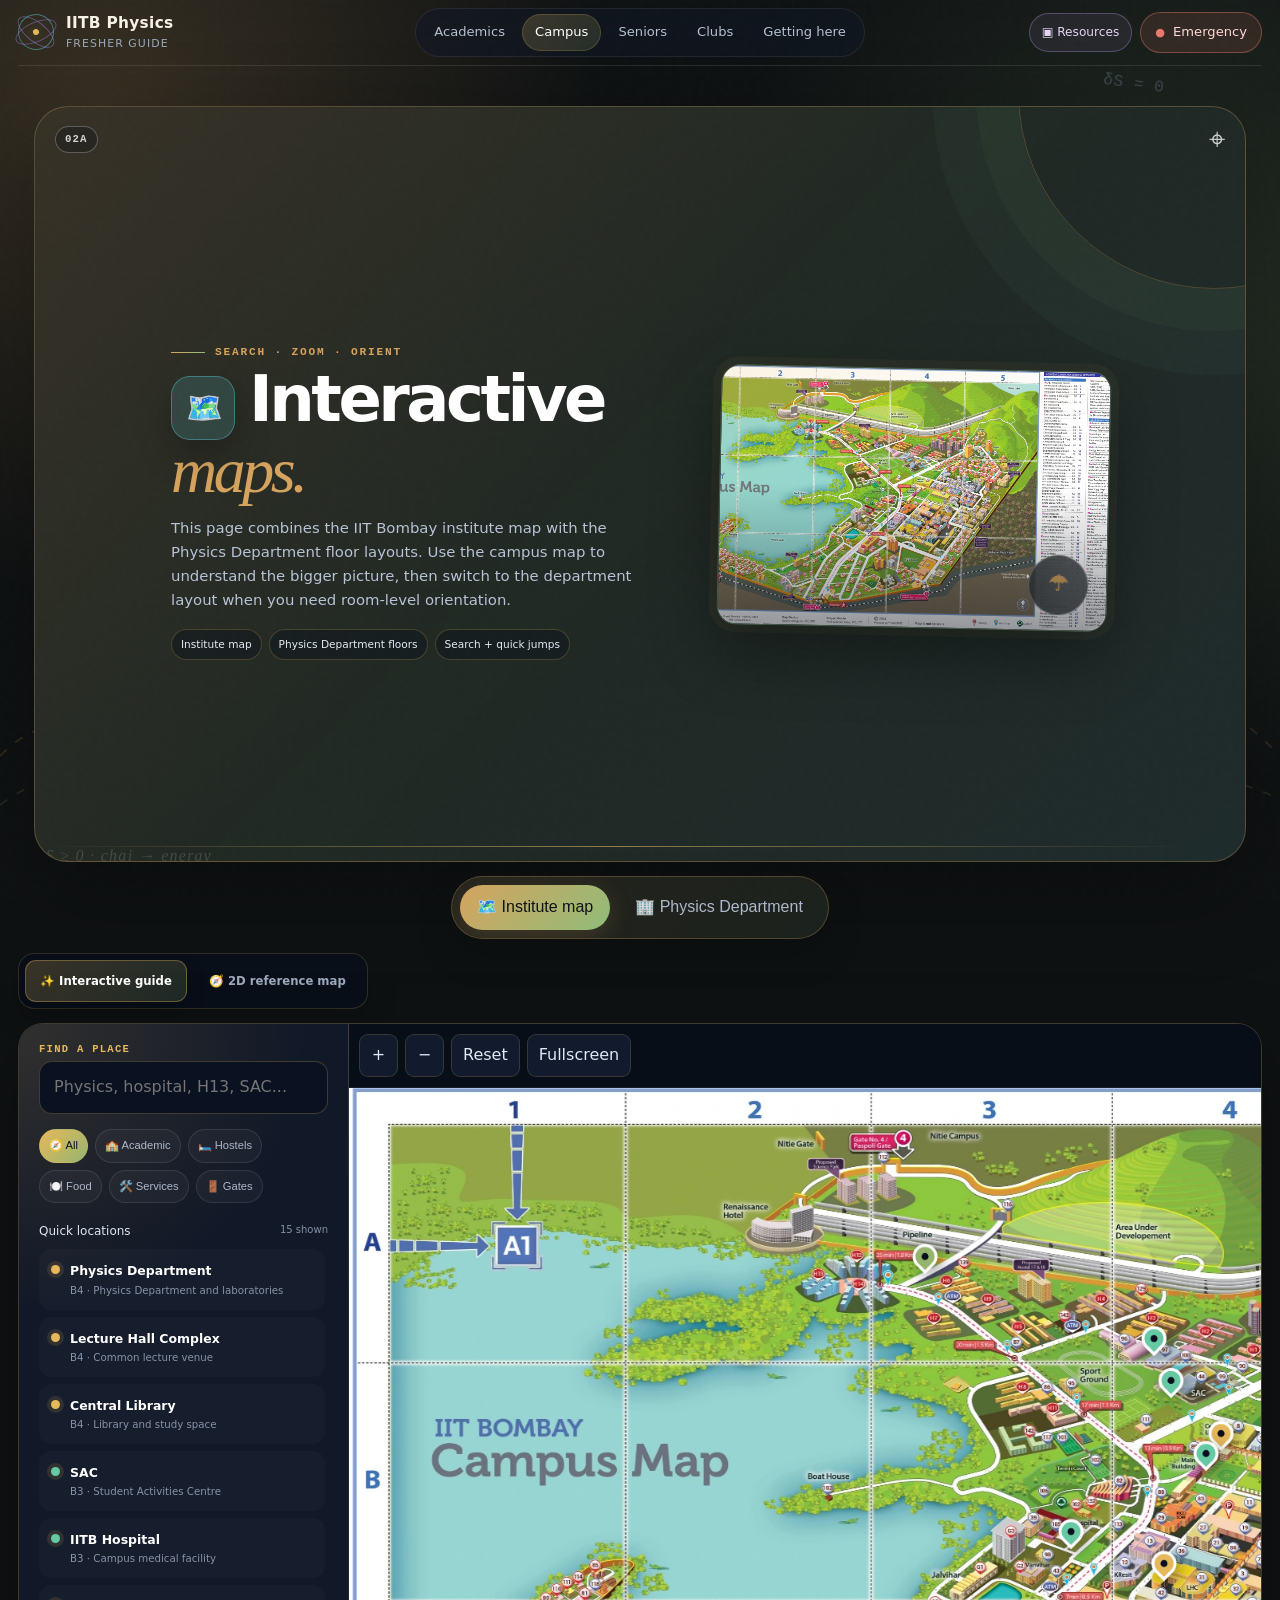
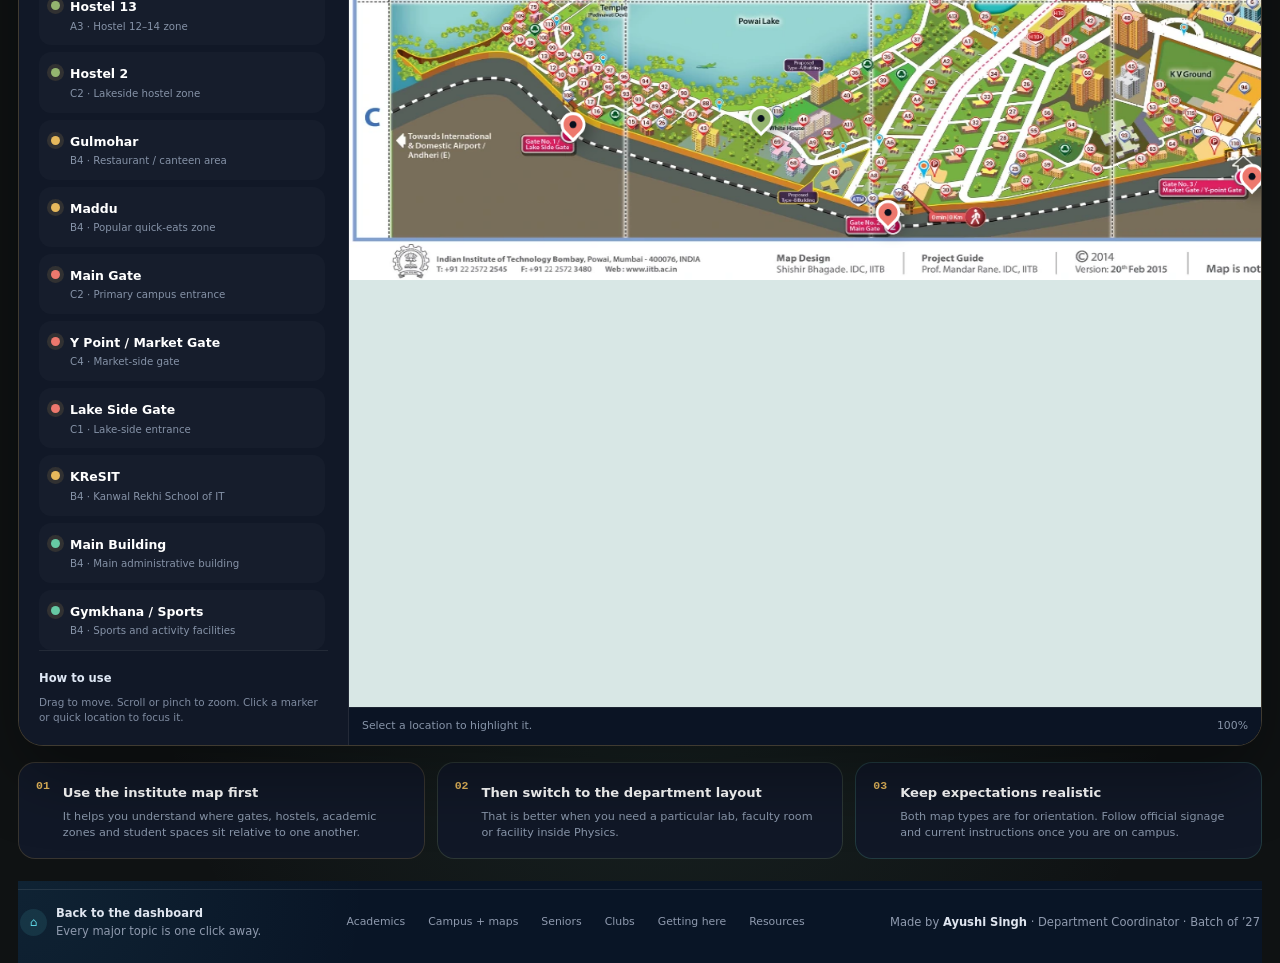
<file: campus-map.html>
<!DOCTYPE html>

<html lang="en">
<head>
<meta charset="utf-8"/>
<meta content="width=device-width,initial-scale=1" name="viewport"/>
<meta content="Interactive IIT Bombay campus map and Physics Department layouts for incoming students." name="description"/>
<meta content="#1a2238" name="theme-color"/>
<title>Interactive Maps — IITB Physics Fresher Guide</title>
<link href="./styles.css" rel="stylesheet"/>
</head>
<body class="physics-dashboard-page dashboard-subpage guide-page page-campus campus-map-page">
<a class="skip-link" href="#main">Skip to content</a>
<div aria-hidden="true" class="physics-sky subpage-physics-sky">
<span class="formula f1">r⃗ = (x,y)</span>
<span class="formula f2">δS = 0</span>
<span class="formula f3">you are here →</span>
<span class="formula f4">∇·E = ρ/ε₀</span>
<svg class="wave-field" preserveaspectratio="none" viewbox="0 0 1200 220">
<path d="M0,110 C100,20 200,200 300,110 S500,20 600,110 S800,200 900,110 S1100,20 1200,110"></path>
<path d="M0,150 C120,70 220,215 350,120 S560,55 700,140 S980,60 1200,145"></path>
</svg>
</div>
<nav aria-label="Primary navigation" class="dashboard-nav subpage-dashboard-nav">
<a class="dashboard-brand" href="./index.html"><span aria-hidden="true" class="brand-orbit"><i></i></span><span><strong>IITB Physics</strong><small>Fresher Guide</small></span></a>
<div class="dashboard-nav-links">
<a href="./academics.html">Academics</a>
<a aria-current="page" class="active" href="./campus-life.html">Campus</a>
<a href="./seniors.html">Seniors</a>
<a href="./clubs.html">Clubs</a>
<a href="./transport.html">Getting here</a>
</div>
<div class="nav-utilities"><a class="resources-pill" href="./resources.html">▣ Resources</a><a class="emergency-pill" href="./emergency.html"><span>●</span> Emergency</a></div>
</nav>
<main class="dashboard-main dashboard-subpage-main campus-map-main" id="main">
<section class="page-hero map-page-hero">
<div class="subpage-card-topline"><span class="card-index">02A</span><span class="card-symbol">⌖</span></div>
<div class="shell page-hero-grid map-hero-grid">
<div class="reveal">
<p class="kicker">Search · zoom · orient</p>
<h1 class="page-title"><span aria-hidden="true" class="page-title-icon icon-cyan">🗺️</span>Interactive <em>maps.</em></h1>
<p class="lede">This page combines the IIT Bombay institute map with the Physics Department floor layouts. Use the campus map to understand the bigger picture, then switch to the department layout when you need room-level orientation.</p>
<div class="subpage-meta"><span>Institute map</span><span>Physics Department floors</span><span>Search + quick jumps</span></div>
</div>
<figure class="page-visual reveal map-hero-visual"><img alt="IIT Bombay campus map preview" src="./assets/iitb-campus-map.webp"/></figure>
</div>
</section>
<section class="section">
<div class="shell">
<div class="tab-bar map-top-tabs" data-tabs=".map-panel">
<button class="tab-button" data-tab="institute-map" type="button">🗺️ Institute map</button>
<button class="tab-button" data-tab="department-layout" type="button">🏢 Physics Department</button>
</div>
<section class="map-panel active" id="institute-map"><div aria-label="Campus map style" class="map-mode-switch" role="tablist"><button aria-selected="true" class="map-mode-button active" data-map-mode="interactive" role="tab" type="button">✨ Interactive guide</button><button aria-selected="false" class="map-mode-button" data-map-mode="reference" role="tab" type="button">🧭 2D reference map</button></div><div class="map-mode-view active" data-map-view="interactive"><div class="map-shell">
<aside aria-label="Map controls" class="map-sidebar">
<div class="map-search-wrap">
<label for="map-search">Find a place</label>
<input autocomplete="off" id="map-search" placeholder="Physics, hospital, H13, SAC..." type="search"/>
</div>
<div aria-label="Filter locations" class="map-categories" role="group">
<button class="map-chip active" data-map-filter="all" type="button">🧭 All</button>
<button class="map-chip" data-map-filter="academic" type="button">🏫 Academic</button>
<button class="map-chip" data-map-filter="hostel" type="button">🛏️ Hostels</button>
<button class="map-chip" data-map-filter="food" type="button">🍽️ Food</button>
<button class="map-chip" data-map-filter="service" type="button">🛠️ Services</button>
<button class="map-chip" data-map-filter="gate" type="button">🚪 Gates</button>
</div>
<div class="map-results-head"><span>Quick locations</span><small id="map-result-count">0 shown</small></div>
<div class="map-results" id="map-results"></div>
<div class="map-help"><strong>How to use</strong><p>Drag to move. Scroll or pinch to zoom. Click a marker or quick location to focus it.</p></div>
</aside>
<div class="map-stage-wrap">
<div aria-label="Map controls" class="map-toolbar">
<button aria-label="Zoom in" id="map-zoom-in" type="button">+</button>
<button aria-label="Zoom out" id="map-zoom-out" type="button">−</button>
<button id="map-reset" type="button">Reset</button>
<button id="map-fullscreen" type="button">Fullscreen</button>
</div>
<div aria-label="Interactive IIT Bombay campus map" class="map-viewport" id="map-viewport" tabindex="0">
<div class="map-canvas" id="map-canvas">
<img alt="Illustrated IIT Bombay campus map" src="./assets/iitb-campus-map.webp"/>
<div class="map-markers" id="map-markers"></div>
</div>
</div>
<div class="map-status"><span id="map-selection">Select a location to highlight it.</span><span id="map-zoom-label">100%</span></div>
</div>
</div></div><div class="map-mode-view" data-map-view="reference"><div class="reference-map-shell"><aside class="reference-map-sidebar"><p class="eyebrow">Printable reference</p><h2>🧭 IIT Bombay 2D map</h2><p>Use the numbered grid and the full location index when you want a clean reference map without markers or search overlays.</p><div class="reference-map-tips"><article><span aria-hidden="true">🔎</span><div><strong>Zoom in</strong><small>Read small building names and serial numbers.</small></div></article><article><span aria-hidden="true">✋</span><div><strong>Drag</strong><small>Move across the map and the location index.</small></div></article><article><span aria-hidden="true">⛶</span><div><strong>Fullscreen</strong><small>Best for phones and smaller laptop screens.</small></div></article></div></aside><div class="reference-map-viewer-wrap"><div class="map-toolbar reference-map-toolbar"><button aria-label="Zoom in" id="reference-zoom-in" type="button">+</button><button aria-label="Zoom out" id="reference-zoom-out" type="button">−</button><button aria-label="Reset map" id="reference-reset" type="button">Reset</button><button aria-label="Open map fullscreen" id="reference-fullscreen" type="button">Fullscreen</button></div><div aria-label="IIT Bombay 2D reference map" class="reference-map-viewport" id="reference-map-viewport" tabindex="0"><div class="reference-map-canvas" id="reference-map-canvas"><img alt="IIT Bombay 2D campus map with numbered location index" draggable="false" src="./assets/iitb-campus-map-2d.webp"/></div></div><div class="map-status"><span>2D grid map · complete location index</span><span id="reference-zoom-label">100%</span></div></div></div></div>
</section>
<section class="map-panel" id="department-layout">
<div class="dept-shell panel">
<div class="dept-sidebar">
<p class="eyebrow">Physics Department</p>
<h2><span aria-hidden="true" class="pop-icon icon-blue">🏢</span>Floor layouts</h2>
<p class="dept-copy">These are the original clear Physics Department floor plans. Use the floor buttons to switch quickly, then zoom and drag to read room names more easily.</p>
<div aria-label="Physics Department floors" class="dept-floor-tabs" role="tablist">
<button aria-selected="true" class="dept-floor-tab active" data-floor="ground" role="tab" type="button">0️⃣ Ground floor</button>
<button aria-selected="false" class="dept-floor-tab" data-floor="first" role="tab" type="button">1️⃣ First floor</button>
<button aria-selected="false" class="dept-floor-tab" data-floor="second" role="tab" type="button">2️⃣ Second floor</button>
<button aria-selected="false" class="dept-floor-tab" data-floor="third" role="tab" type="button">3️⃣ Third floor</button>
</div>
<div class="dept-meta" id="dept-meta"></div>
<div class="dept-notes">
<article><span>Tip</span><p>Use this for room-level orientation after you reach the department building.</p></article>
<article><span>Note</span><p>Layouts come from the freshie booklet, so some rooms may shift over time.</p></article>
</div>
</div>
<div class="dept-viewer-wrap">
<div class="dept-toolbar">
<button id="dept-zoom-in" type="button">+</button>
<button id="dept-zoom-out" type="button">−</button>
<button id="dept-reset" type="button">Reset</button>
<button id="dept-fullscreen" type="button">Fullscreen</button>
</div>
<div aria-label="Physics Department floor viewer" class="dept-viewport" id="dept-viewport" tabindex="0">
<div class="dept-canvas" id="dept-canvas">
<img alt="Physics Department ground floor layout" id="dept-image" src="./assets/physics-ground-floor-original.jpg"/>
</div>
</div>
</div>
</div>
</section>
<section class="map-note-grid">
<article><span>01</span><div><strong>Use the institute map first</strong><p>It helps you understand where gates, hostels, academic zones and student spaces sit relative to one another.</p></div></article>
<article><span>02</span><div><strong>Then switch to the department layout</strong><p>That is better when you need a particular lab, faculty room or facility inside Physics.</p></div></article>
<article><span>03</span><div><strong>Keep expectations realistic</strong><p>Both map types are for orientation. Follow official signage and current instructions once you are on campus.</p></div></article>
</section>
</div>
</section>
</main>
<footer class="dashboard-subpage-footer"><div class="dashboard-bottom subpage-bottom"><a class="bottom-note back-dashboard" href="./index.html"><span>⌂</span><p><strong>Back to the dashboard</strong><br/>Every major topic is one click away.</p></a><div aria-label="Guide links" class="subpage-footer-links"><a href="./academics.html">Academics</a><a href="./campus-life.html">Campus + maps</a><a href="./seniors.html">Seniors</a><a href="./clubs.html">Clubs</a><a href="./transport.html">Getting here</a><a href="./resources.html">Resources</a></div><p class="maker-credit">Made by <strong>Ayushi Singh</strong> · Department Coordinator · Batch of ’27</p></div></footer>
<script src="./site.js"></script>
<script>
const locations = [
  {id:'physics', name:'Physics Department', category:'academic', zone:'B4', x:57.8, y:70.1, note:'Physics Department and laboratories'},
  {id:'lhc', name:'Lecture Hall Complex', category:'academic', zone:'B4', x:59.6, y:56.2, note:'Common lecture venue'},
  {id:'library', name:'Central Library', category:'academic', zone:'B4', x:51.5, y:45.2, note:'Library and study space'},
  {id:'sac', name:'SAC', category:'service', zone:'B3', x:48.5, y:38.5, note:'Student Activities Centre'},
  {id:'hospital', name:'IITB Hospital', category:'service', zone:'B3', x:42.6, y:57.6, note:'Campus medical facility'},
  {id:'h13', name:'Hostel 13', category:'hostel', zone:'A3', x:34.0, y:22.8, note:'Hostel 12–14 zone'},
  {id:'h2', name:'Hostel 2', category:'hostel', zone:'C2', x:24.3, y:81.2, note:'Lakeside hostel zone'},
  {id:'gulmohar', name:'Gulmohar', category:'food', zone:'B4', x:56.4, y:51.3, note:'Restaurant / canteen area'},
  {id:'maddu', name:'Maddu', category:'food', zone:'B4', x:60.8, y:52.9, note:'Popular quick-eats zone'},
  {id:'main-gate', name:'Main Gate', category:'gate', zone:'C2', x:31.8, y:93.1, note:'Primary campus entrance'},
  {id:'yp-gate', name:'Y Point / Market Gate', category:'gate', zone:'C4', x:53.3, y:88.5, note:'Market-side gate'},
  {id:'lake-gate', name:'Lake Side Gate', category:'gate', zone:'C1', x:13.2, y:82.0, note:'Lake-side entrance'},
  {id:'kresit', name:'KReSIT', category:'academic', zone:'B4', x:48.1, y:61.6, note:'Kanwal Rekhi School of IT'},
  {id:'main-building', name:'Main Building', category:'service', zone:'B4', x:50.6, y:47.7, note:'Main administrative building'},
  {id:'gymkhana', name:'Gymkhana / Sports', category:'service', zone:'B4', x:47.5, y:33.2, note:'Sports and activity facilities'}
];
const floorData = {
  ground: {title:'Ground floor', image:'./assets/physics-ground-floor-original.jpg', note:'Original department plan showing ESCA, AFM, Hall and X-ray labs, workshop, clean room and STAR Lab facilities.'},
  first: {title:'First floor', image:'./assets/physics-first-floor-original.jpg', note:'Original department plan showing Electronics Lab, General Physics Lab, MAGIC Lab, Nuclear Physics Lab and related rooms.'},
  second: {title:'Second floor', image:'./assets/physics-second-floor-original.jpg', note:'Original department plan showing faculty rooms, Faculty Lounge, Department Library, Computer Lab and Seminar Room.'},
  third: {title:'Third floor', image:'./assets/physics-third-floor-original.jpg', note:'Original department plan showing nonlinear dynamics, ultrafast optics, clean room facility, EHEP and soft-matter lab spaces.'}
};

function initDraggableZoom(viewport, canvas, zoomLabel, onReset){
  let scale = 1, tx = 0, ty = 0, dragging = false, start = {x:0,y:0}, origin = {x:0,y:0};
  function apply(){
    canvas.style.transform = `translate(${tx}px, ${ty}px) scale(${scale})`;
    if (zoomLabel) zoomLabel.textContent = `${Math.round(scale*100)}%`;
  }
  function clamp(v){ return Math.min(4, Math.max(.65, v)); }
  function zoomAt(next, clientX, clientY){
    const rect = viewport.getBoundingClientRect();
    const x = clientX - rect.left, y = clientY - rect.top;
    const old = scale; scale = clamp(next); const f = scale / old;
    tx = x - (x - tx) * f; ty = y - (y - ty) * f; apply();
  }
  viewport.addEventListener('wheel', e => { e.preventDefault(); zoomAt(scale * (e.deltaY < 0 ? 1.12 : .89), e.clientX, e.clientY); }, {passive:false});
  viewport.addEventListener('dblclick', e => zoomAt(scale * 1.35, e.clientX, e.clientY));
  viewport.addEventListener('pointerdown', e => {
    dragging = true; viewport.setPointerCapture(e.pointerId); start = {x:e.clientX,y:e.clientY}; origin = {x:tx,y:ty}; viewport.classList.add('dragging');
  });
  viewport.addEventListener('pointermove', e => { if(!dragging) return; tx = origin.x + e.clientX - start.x; ty = origin.y + e.clientY - start.y; apply(); });
  function endDrag(e){ if (dragging && viewport.hasPointerCapture(e.pointerId)) viewport.releasePointerCapture(e.pointerId); dragging = false; viewport.classList.remove('dragging'); }
  viewport.addEventListener('pointerup', endDrag); viewport.addEventListener('pointercancel', endDrag);
  return {
    zoomIn(){ const r=viewport.getBoundingClientRect(); zoomAt(scale*1.2, r.left+r.width/2, r.top+r.height/2); },
    zoomOut(){ const r=viewport.getBoundingClientRect(); zoomAt(scale/1.2, r.left+r.width/2, r.top+r.height/2); },
    reset(){ scale=1; tx=0; ty=0; apply(); if(onReset) onReset(); },
    setView(nextScale,nextTx,nextTy){ scale=clamp(nextScale); tx=nextTx; ty=nextTy; apply(); },
    apply
  };
}

// Institute map
const mapViewport = document.querySelector('#map-viewport');
const mapCanvas = document.querySelector('#map-canvas');
const markerLayer = document.querySelector('#map-markers');
const resultList = document.querySelector('#map-results');
const search = document.querySelector('#map-search');
const count = document.querySelector('#map-result-count');
const selection = document.querySelector('#map-selection');
const zoomLabel = document.querySelector('#map-zoom-label');
const chips = [...document.querySelectorAll('.map-chip')];
let activeFilter = 'all';
let selectedId = '';
const mapControls = initDraggableZoom(mapViewport, mapCanvas, zoomLabel, () => { selectedId=''; selection.textContent='Select a location to highlight it.'; updateMarkers(); });
function visibleLocations(){
  const q = search.value.trim().toLowerCase();
  return locations.filter(loc => (activeFilter==='all'||loc.category===activeFilter) && (!q || `${loc.name} ${loc.zone} ${loc.note}`.toLowerCase().includes(q)));
}
function focusLocation(loc){
  selectedId = loc.id;
  const rect = mapViewport.getBoundingClientRect();
  const px = mapCanvas.offsetWidth * loc.x / 100;
  const py = mapCanvas.offsetHeight * loc.y / 100;
  const focusScale = 1.85;
  const tx = rect.width / 2 - px * focusScale;
  const ty = rect.height / 2 - py * focusScale;
  mapControls.setView(focusScale, tx, ty);
  selection.innerHTML = `<strong>${loc.name}</strong> · ${loc.zone} · ${loc.note}`;
  updateMarkers();
}
function updateMarkers(){
  const ids = new Set(visibleLocations().map(v => v.id));
  [...markerLayer.children].forEach(marker => {
    marker.hidden = !ids.has(marker.dataset.id);
    marker.classList.toggle('selected', marker.dataset.id === selectedId);
  });
}
function renderResults(){
  const visible = visibleLocations();
  count.textContent = `${visible.length} shown`;
  resultList.innerHTML = '';
  visible.forEach(loc => {
    const btn = document.createElement('button');
    btn.type = 'button'; btn.className = 'map-result'; btn.dataset.category = loc.category;
    btn.innerHTML = `<span class="map-result-dot"></span><span><strong>${loc.name}</strong><small>${loc.zone} · ${loc.note}</small></span>`;
    btn.addEventListener('click', () => focusLocation(loc));
    resultList.appendChild(btn);
  });
  if (!visible.length) resultList.innerHTML = '<p class="map-empty">No matching location.</p>';
  updateMarkers();
}
locations.forEach(loc => {
  const marker = document.createElement('button');
  marker.type='button'; marker.className='map-marker'; marker.dataset.id=loc.id; marker.dataset.category=loc.category;
  marker.style.left = `${loc.x}%`; marker.style.top = `${loc.y}%`; marker.setAttribute('aria-label', loc.name);
  marker.innerHTML = '<span></span><b>'+loc.name+'</b>';
  marker.addEventListener('click', e => { e.stopPropagation(); focusLocation(loc); });
  markerLayer.appendChild(marker);
});
chips.forEach(chip => chip.addEventListener('click', () => { activeFilter = chip.dataset.mapFilter; chips.forEach(c => c.classList.toggle('active', c===chip)); renderResults(); }));
search.addEventListener('input', renderResults);
document.querySelector('#map-zoom-in').addEventListener('click', () => mapControls.zoomIn());
document.querySelector('#map-zoom-out').addEventListener('click', () => mapControls.zoomOut());
document.querySelector('#map-reset').addEventListener('click', () => mapControls.reset());
document.querySelector('#map-fullscreen').addEventListener('click', async () => { const el=document.querySelector('.map-stage-wrap'); if(!document.fullscreenElement) await el.requestFullscreen(); else await document.exitFullscreen(); });
renderResults();

mapControls.apply();

// Campus map mode toggle: interactive guide / 2D reference map.
const mapModeButtons = [...document.querySelectorAll('[data-map-mode]')];
const mapModeViews = [...document.querySelectorAll('[data-map-view]')];
const referenceViewport = document.querySelector('#reference-map-viewport');
const referenceCanvas = document.querySelector('#reference-map-canvas');
const referenceZoomLabel = document.querySelector('#reference-zoom-label');
const referenceControls = referenceViewport && referenceCanvas
  ? initDraggableZoom(referenceViewport, referenceCanvas, referenceZoomLabel, null)
  : null;

function setMapMode(mode){
  mapModeButtons.forEach(button => {
    const active = button.dataset.mapMode === mode;
    button.classList.toggle('active', active);
    button.setAttribute('aria-selected', String(active));
  });
  mapModeViews.forEach(view => {
    view.classList.toggle('active', view.dataset.mapView === mode);
  });

  // Re-apply transforms after the hidden view becomes visible.
  window.requestAnimationFrame(() => {
    if (mode === 'interactive') mapControls.apply();
    if (mode === 'reference') referenceControls?.apply();
  });
}

mapModeButtons.forEach(button => {
  button.addEventListener('click', () => setMapMode(button.dataset.mapMode));
});

document.querySelector('#reference-zoom-in')?.addEventListener('click', () => referenceControls?.zoomIn());
document.querySelector('#reference-zoom-out')?.addEventListener('click', () => referenceControls?.zoomOut());
document.querySelector('#reference-reset')?.addEventListener('click', () => referenceControls?.reset());
document.querySelector('#reference-fullscreen')?.addEventListener('click', async () => {
  const element = document.querySelector('.reference-map-viewer-wrap');
  if (!element) return;
  if (!document.fullscreenElement) await element.requestFullscreen();
  else await document.exitFullscreen();
});
referenceControls?.apply();
setMapMode('interactive');


// Department layout
const deptTabs = [...document.querySelectorAll('.dept-floor-tab')];
const deptMeta = document.querySelector('#dept-meta');
const deptImage = document.querySelector('#dept-image');
const deptCanvas = document.querySelector('#dept-canvas');
const deptViewport = document.querySelector('#dept-viewport');
const deptControls = initDraggableZoom(deptViewport, deptCanvas, null, null);
function setFloor(id){
  const data = floorData[id]; if(!data) return;
  deptTabs.forEach(tab => { const active = tab.dataset.floor === id; tab.classList.toggle('active', active); tab.setAttribute('aria-selected', String(active)); });
  deptImage.src = data.image; deptImage.alt = `Physics Department ${data.title.toLowerCase()} layout`;
  deptMeta.innerHTML = `<strong>${data.title}</strong><p>${data.note}</p>`;
  deptControls.reset();
}
deptTabs.forEach(tab => tab.addEventListener('click', () => setFloor(tab.dataset.floor)));
document.querySelector('#dept-zoom-in').addEventListener('click', () => deptControls.zoomIn());
document.querySelector('#dept-zoom-out').addEventListener('click', () => deptControls.zoomOut());
document.querySelector('#dept-reset').addEventListener('click', () => deptControls.reset());
document.querySelector('#dept-fullscreen').addEventListener('click', async () => { const el=document.querySelector('.dept-viewer-wrap'); if(!document.fullscreenElement) await el.requestFullscreen(); else await document.exitFullscreen(); });
setFloor('ground');
</script>
</body>
</html>
</file>
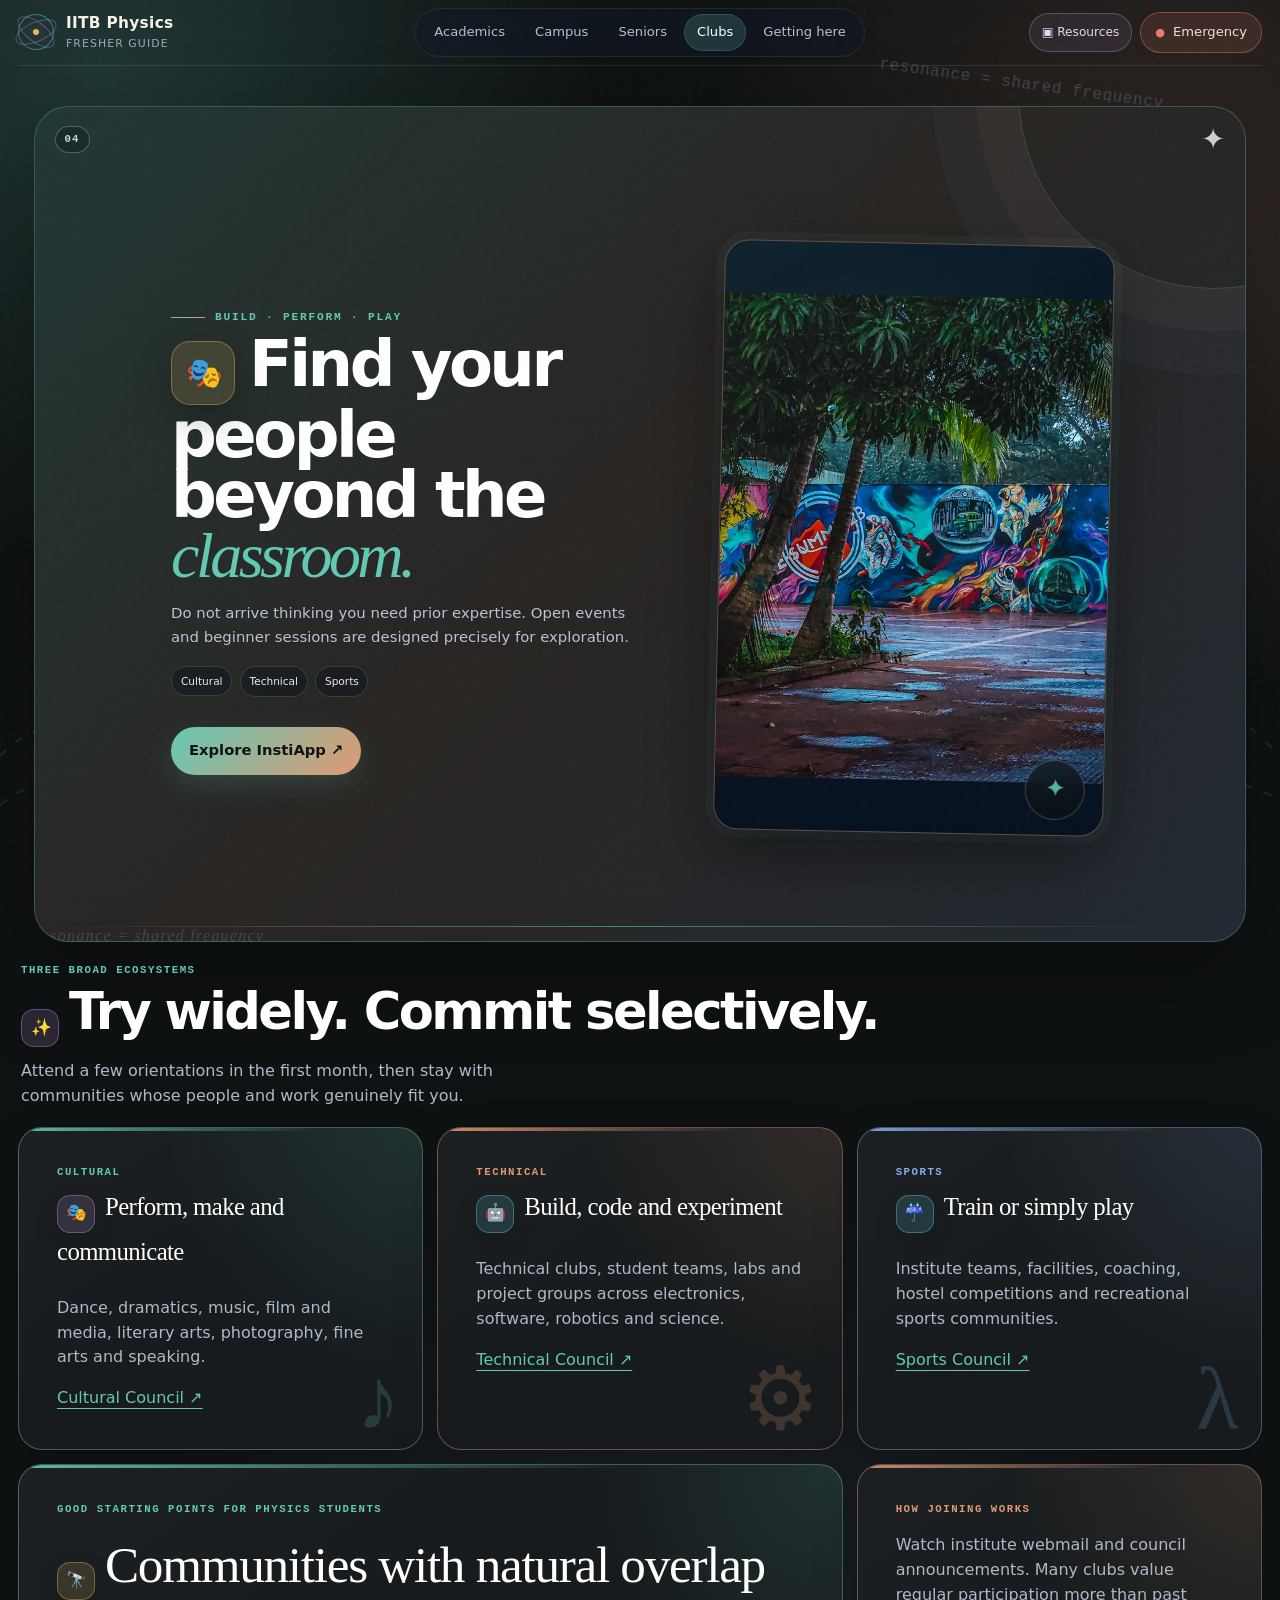
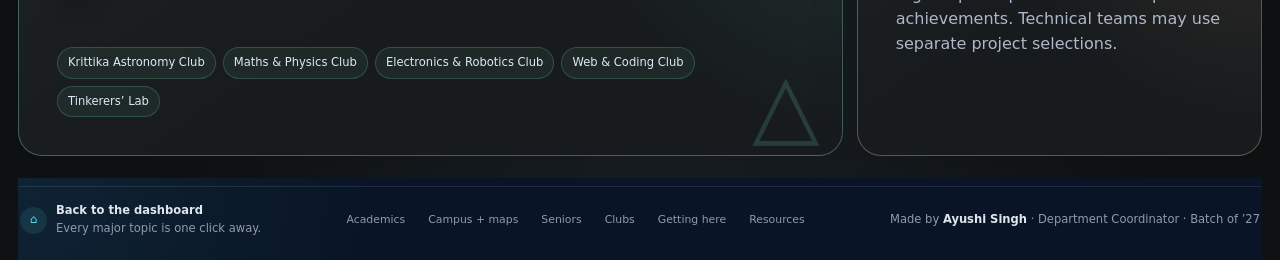
<file: clubs.html>
<!DOCTYPE html>

<html lang="en"><head><meta charset="utf-8"/><meta content="width=device-width,initial-scale=1" name="viewport"/><meta content="#17363a" name="theme-color"/><meta content="Explore cultural, technical and sports clubs at IIT Bombay." name="description"/><title>Clubs &amp; Student Life — IITB Fresher Guide</title><link href="./styles.css" rel="stylesheet"/></head><body class="physics-dashboard-page dashboard-subpage guide-page page-clubs"><a class="skip-link" href="#main">Skip to content</a>
<div aria-hidden="true" class="physics-sky subpage-physics-sky">
<span class="formula f1">ω = ω₀</span>
<span class="formula f2">resonance = shared frequency</span>
<span class="formula f3">A cos(kx − ωt)</span>
<span class="formula f4">ΔE · Δt ≥ ħ/2</span>
<svg class="wave-field" preserveaspectratio="none" viewbox="0 0 1200 220">
<path d="M0,110 C100,20 200,200 300,110 S500,20 600,110 S800,200 900,110 S1100,20 1200,110"></path>
<path d="M0,150 C120,70 220,215 350,120 S560,55 700,140 S980,60 1200,145"></path>
</svg>
</div>
<nav aria-label="Primary navigation" class="dashboard-nav subpage-dashboard-nav">
<a class="dashboard-brand" href="./index.html">
<span aria-hidden="true" class="brand-orbit"><i></i></span>
<span><strong>IITB Physics</strong><small>Fresher Guide</small></span>
</a>
<div class="dashboard-nav-links">
<a href="./academics.html">Academics</a><a href="./campus-life.html">Campus</a><a href="./seniors.html">Seniors</a><a class="active" href="./clubs.html">Clubs</a><a href="./transport.html">Getting here</a>
</div>
<div class="nav-utilities"><a class="resources-pill" href="./resources.html">▣ Resources</a><a class="emergency-pill" href="./emergency.html"><span>●</span> Emergency</a></div>
</nav><main class="dashboard-main dashboard-subpage-main" id="main"><section class="page-hero"><div class="subpage-card-topline"><span class="card-index">04</span><span class="card-symbol">✦</span></div><div class="shell page-hero-grid"><div><p class="kicker">Build · Perform · Play</p><h1 class="page-title"><span aria-hidden="true" class="page-title-icon icon-gold">🎭</span>Find your people beyond the <em>classroom.</em></h1><p class="lede">Do not arrive thinking you need prior expertise. Open events and beginner sessions are designed precisely for exploration.</p><div class="subpage-meta"><span>Cultural</span><span>Technical</span><span>Sports</span></div><div class="hero-actions"><a class="btn btn-primary" href="https://gymkhana.iitb.ac.in/instiapp/explore" rel="noopener" target="_blank">Explore InstiApp ↗</a></div></div><figure class="page-visual clubs-photo-visual"><img alt="Colourful student mural near the IIT Bombay SAC area" src="./assets/clubs-hero.webp"/></figure></div></section><section class="section"><div class="shell"><div class="section-head"><div><p class="eyebrow">Three broad ecosystems</p><h2 class="section-title"><span aria-hidden="true" class="pop-icon icon-violet">✨</span>Try widely. Commit selectively.</h2><p class="section-copy">Attend a few orientations in the first month, then stay with communities whose people and work genuinely fit you.</p></div></div><div class="content-grid"><article class="panel span-4"><p class="eyebrow">Cultural</p><h3><span aria-hidden="true" class="pop-icon icon-violet">🎭</span>Perform, make and communicate</h3><p>Dance, dramatics, music, film and media, literary arts, photography, fine arts and speaking.</p><a class="text-link" href="https://gymkhana.iitb.ac.in/~cultural/" rel="noopener" target="_blank">Cultural Council ↗</a></article><article class="panel span-4"><p class="eyebrow">Technical</p><h3><span aria-hidden="true" class="pop-icon icon-cyan">🤖</span>Build, code and experiment</h3><p>Technical clubs, student teams, labs and project groups across electronics, software, robotics and science.</p><a class="text-link" href="https://tech-iitb.org/" rel="noopener" target="_blank">Technical Council ↗</a></article><article class="panel span-4"><p class="eyebrow">Sports</p><h3><span aria-hidden="true" class="pop-icon icon-cyan">☔</span>Train or simply play</h3><p>Institute teams, facilities, coaching, hostel competitions and recreational sports communities.</p><a class="text-link" href="https://gymkhana.iitb.ac.in/~sports/" rel="noopener" target="_blank">Sports Council ↗</a></article><article class="panel span-8"><p class="eyebrow">Good starting points for physics students</p><h2><span aria-hidden="true" class="pop-icon icon-gold">🔭</span>Communities with natural overlap</h2><div class="card-tags"><span>Krittika Astronomy Club</span><span>Maths &amp; Physics Club</span><span>Electronics &amp; Robotics Club</span><span>Web &amp; Coding Club</span><span>Tinkerers’ Lab</span></div></article><aside class="panel span-4"><p class="eyebrow">How joining works</p><p>Watch institute webmail and council announcements. Many clubs value regular participation more than past achievements. Technical teams may use separate project selections.</p></aside></div></div></section></main>
<footer class="dashboard-subpage-footer">
<div class="dashboard-bottom subpage-bottom">
<a class="bottom-note back-dashboard" href="./index.html">
<span>⌂</span>
<p><strong>Back to the dashboard</strong><br/>Every major topic is one click away.</p>
</a>
<div aria-label="Guide links" class="subpage-footer-links">
<a href="./academics.html">Academics</a>
<a href="./campus-life.html">Campus + maps</a>
<a href="./seniors.html">Seniors</a>
<a href="./clubs.html">Clubs</a>
<a href="./transport.html">Getting here</a>
<a href="./resources.html">Resources</a></div>
<p class="maker-credit">Made by <strong>Ayushi Singh</strong> · Department Coordinator · Batch of ’27</p>
</div>
</footer><script src="./site.js"></script></body></html>
</file>
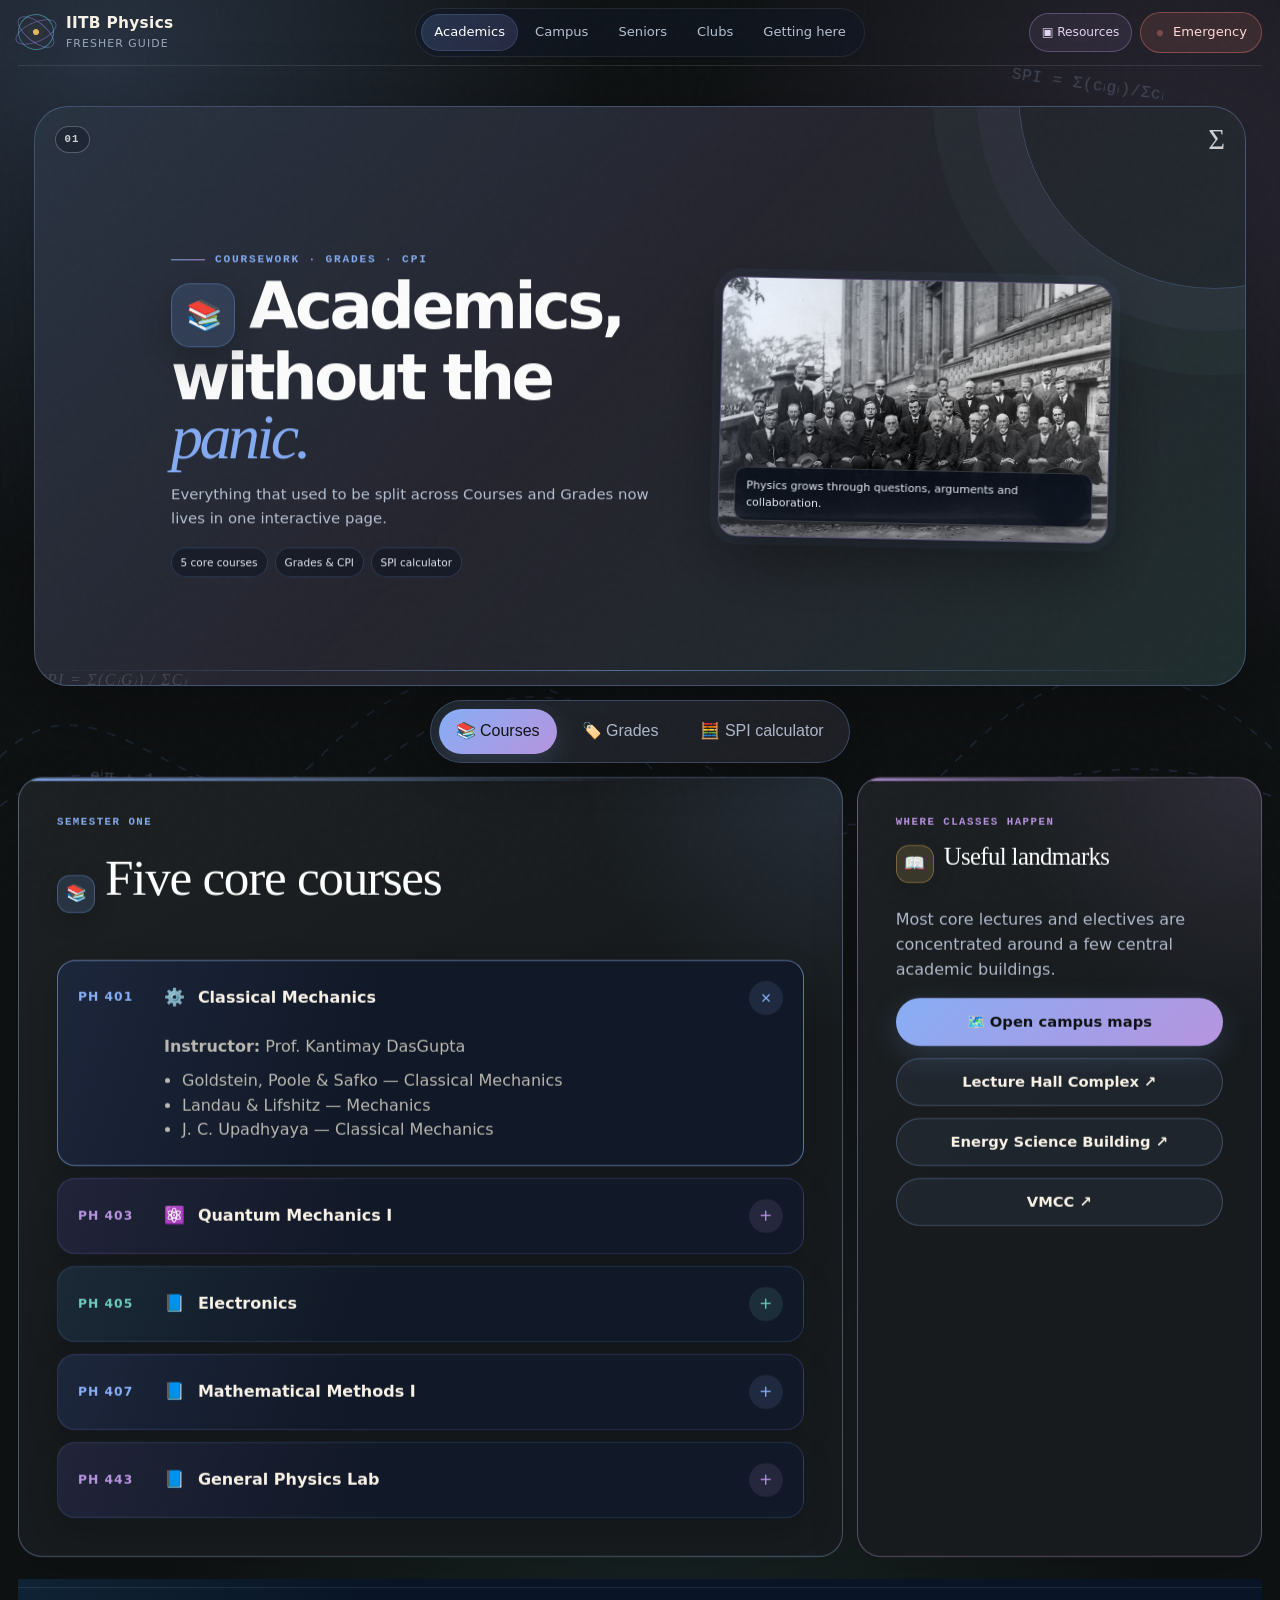
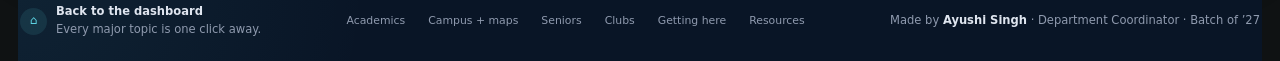
<file: courses.html>
<!DOCTYPE html>

<html lang="en"><head><meta charset="utf-8"/><meta content="0; url=./academics.html#courses" http-equiv="refresh"/><link href="./academics.html#courses" rel="canonical"/><title>Redirecting…</title></head><body><p>Continue to <a href="./academics.html#courses">academics.html#courses</a>.</p></body></html>
</file>
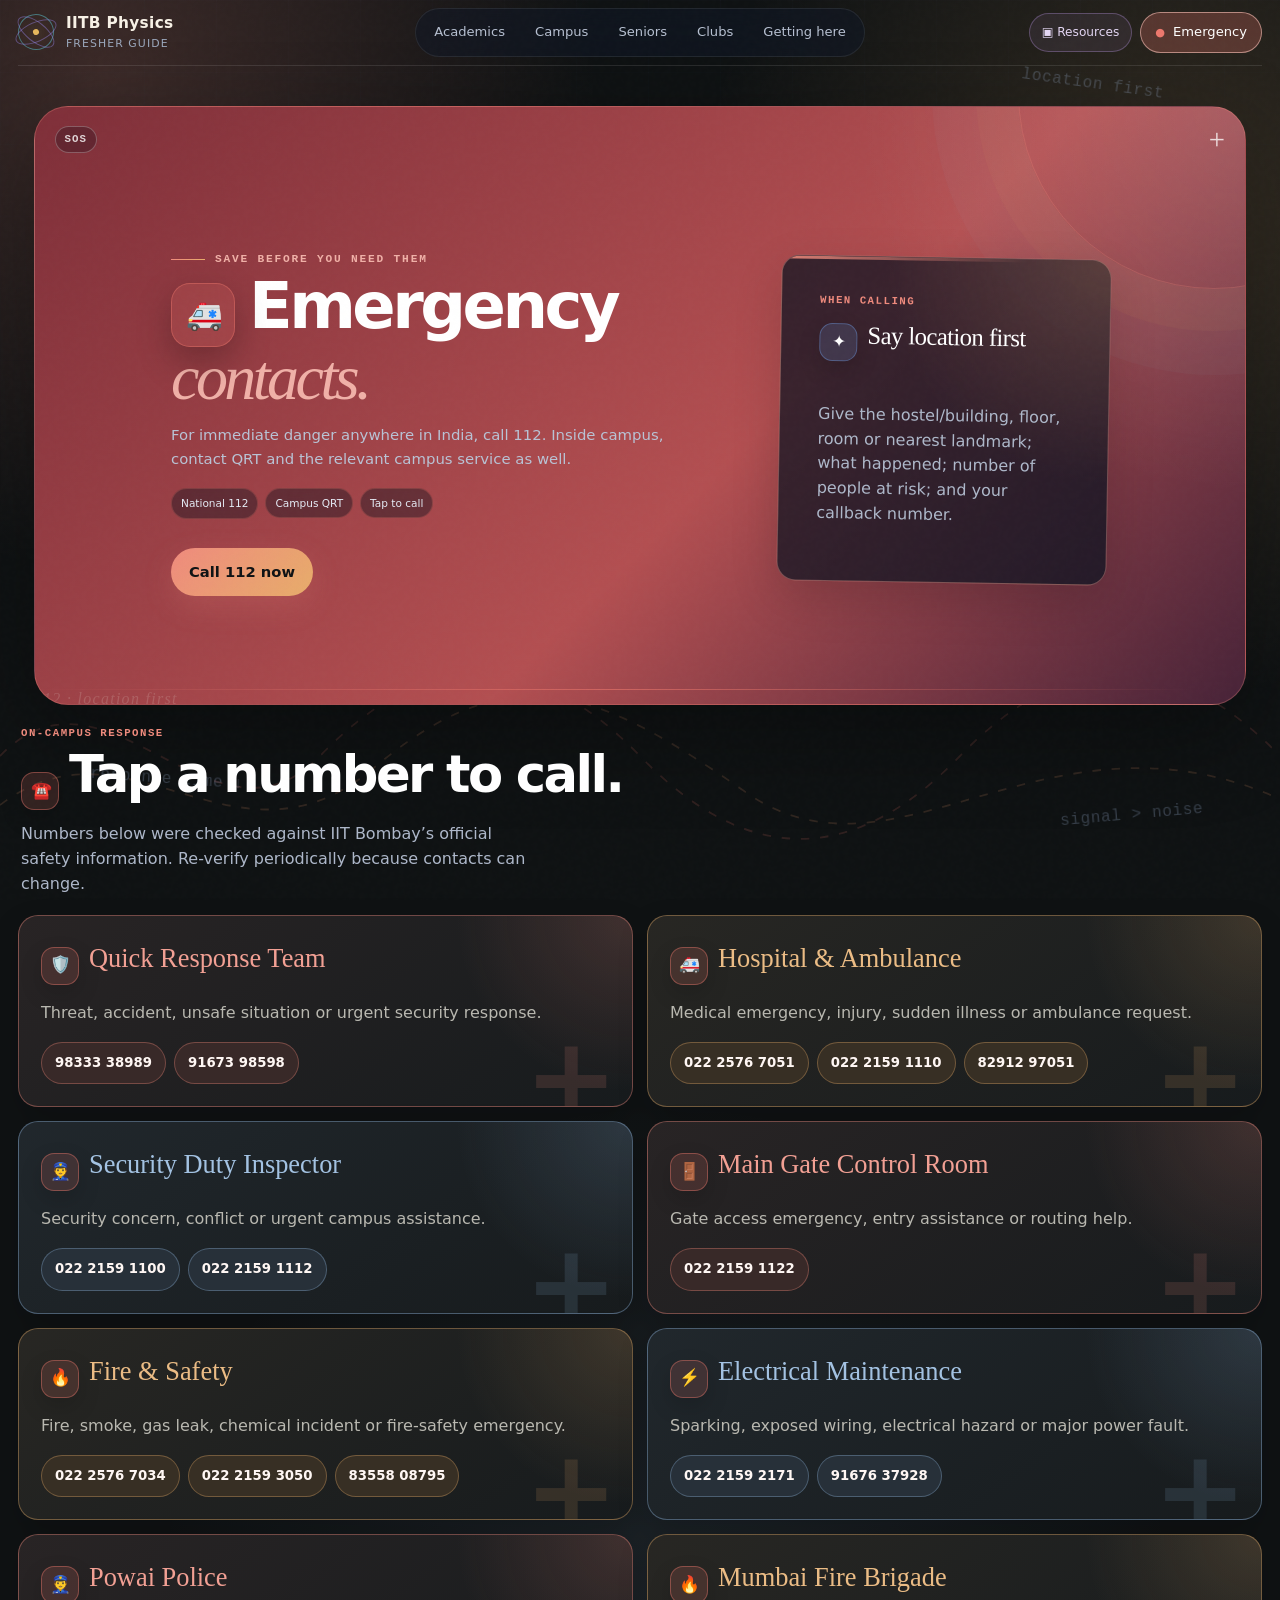
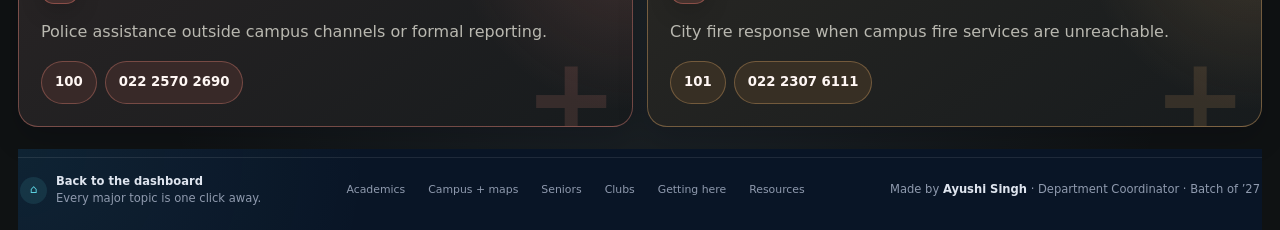
<file: emergency.html>
<!DOCTYPE html>

<html lang="en"><head><meta charset="utf-8"/><meta content="width=device-width,initial-scale=1" name="viewport"/><meta content="#4b2425" name="theme-color"/><meta content="IIT Bombay emergency contacts for security, ambulance, hospital and fire response." name="description"/><title>Emergency Contacts — IITB Fresher Guide</title><link href="./styles.css" rel="stylesheet"/><style>.call-grid{display:grid;grid-template-columns:repeat(2,1fr);gap:14px}.call-card{padding:22px;border:1px solid rgba(214,111,98,.28);border-radius:20px;background:rgba(109,64,51,.36)}.call-card h2{margin:0 0 7px;font-family:Georgia,serif;font-size:1.65rem;font-weight:500}.call-card p{color:var(--muted)}.call-actions{display:flex;flex-wrap:wrap;gap:8px;margin-top:16px}.call-button{display:inline-flex;padding:10px 13px;border-radius:999px;background:var(--ink);color:var(--paper);font-weight:800;text-decoration:none;font-size:.83rem}.national{background:#6d4033!important}@media(max-width:720px){.call-grid{grid-template-columns:1fr}}</style></head><body class="physics-dashboard-page dashboard-subpage guide-page page-emergency"><a class="skip-link" href="#main">Skip to content</a>
<div aria-hidden="true" class="physics-sky subpage-physics-sky">
<span class="formula f1">112</span>
<span class="formula f2">location first</span>
<span class="formula f3">response time ↓</span>
<span class="formula f4">signal &gt; noise</span>
<svg class="wave-field" preserveaspectratio="none" viewbox="0 0 1200 220">
<path d="M0,110 C100,20 200,200 300,110 S500,20 600,110 S800,200 900,110 S1100,20 1200,110"></path>
<path d="M0,150 C120,70 220,215 350,120 S560,55 700,140 S980,60 1200,145"></path>
</svg>
</div>
<nav aria-label="Primary navigation" class="dashboard-nav subpage-dashboard-nav">
<a class="dashboard-brand" href="./index.html">
<span aria-hidden="true" class="brand-orbit"><i></i></span>
<span><strong>IITB Physics</strong><small>Fresher Guide</small></span>
</a>
<div class="dashboard-nav-links">
<a href="./academics.html">Academics</a><a href="./campus-life.html">Campus</a><a href="./seniors.html">Seniors</a><a href="./clubs.html">Clubs</a><a href="./transport.html">Getting here</a>
</div>
<div class="nav-utilities"><a class="resources-pill" href="./resources.html">▣ Resources</a><a class="emergency-pill active" href="./emergency.html"><span>●</span> Emergency</a></div>
</nav><main class="dashboard-main dashboard-subpage-main" id="main"><section class="page-hero national"><div class="subpage-card-topline"><span class="card-index">SOS</span><span class="card-symbol">+</span></div><div class="shell page-hero-grid"><div><p class="kicker" style="color:#f0b1a8">Save before you need them</p><h1 class="page-title"><span aria-hidden="true" class="page-title-icon icon-red">🚑</span>Emergency <em style="color:#f0b1a8">contacts.</em></h1><p class="lede">For immediate danger anywhere in India, call 112. Inside campus, contact QRT and the relevant campus service as well.</p><div class="subpage-meta"><span>National 112</span><span>Campus QRT</span><span>Tap to call</span></div><div class="hero-actions"><a class="btn btn-primary" href="tel:112">Call 112 now</a></div></div><div class="panel"><p class="eyebrow">When calling</p><h3><span aria-hidden="true" class="pop-icon icon-blue">✦</span>Say location first</h3><p>Give the hostel/building, floor, room or nearest landmark; what happened; number of people at risk; and your callback number.</p></div></div></section><section class="section"><div class="shell"><div class="section-head"><div><p class="eyebrow">On-campus response</p><h2 class="section-title"><span aria-hidden="true" class="pop-icon icon-red">☎️</span>Tap a number to call.</h2><p class="section-copy">Numbers below were checked against IIT Bombay’s official safety information. Re-verify periodically because contacts can change.</p></div></div><div class="call-grid"><article class="call-card"><h2><span aria-hidden="true" class="pop-icon icon-red">🛡️</span>Quick Response Team</h2><p>Threat, accident, unsafe situation or urgent security response.</p><div class="call-actions"><a class="call-button" href="tel:+919833338989">98333 38989</a><a class="call-button" href="tel:+919167398598">91673 98598</a></div></article><article class="call-card"><h2><span aria-hidden="true" class="pop-icon icon-red">🚑</span>Hospital &amp; Ambulance</h2><p>Medical emergency, injury, sudden illness or ambulance request.</p><div class="call-actions"><a class="call-button" href="tel:+912225767051">022 2576 7051</a><a class="call-button" href="tel:+912221591110">022 2159 1110</a><a class="call-button" href="tel:+918291297051">82912 97051</a></div></article><article class="call-card"><h2><span aria-hidden="true" class="pop-icon icon-red">👮</span>Security Duty Inspector</h2><p>Security concern, conflict or urgent campus assistance.</p><div class="call-actions"><a class="call-button" href="tel:+912221591100">022 2159 1100</a><a class="call-button" href="tel:+912221591112">022 2159 1112</a></div></article><article class="call-card"><h2><span aria-hidden="true" class="pop-icon icon-red">🚪</span>Main Gate Control Room</h2><p>Gate access emergency, entry assistance or routing help.</p><div class="call-actions"><a class="call-button" href="tel:+912221591122">022 2159 1122</a></div></article><article class="call-card"><h2><span aria-hidden="true" class="pop-icon icon-red">🔥</span>Fire &amp; Safety</h2><p>Fire, smoke, gas leak, chemical incident or fire-safety emergency.</p><div class="call-actions"><a class="call-button" href="tel:+912225767034">022 2576 7034</a><a class="call-button" href="tel:+912221593050">022 2159 3050</a><a class="call-button" href="tel:+918355808795">83558 08795</a></div></article><article class="call-card"><h2><span aria-hidden="true" class="pop-icon icon-red">⚡</span>Electrical Maintenance</h2><p>Sparking, exposed wiring, electrical hazard or major power fault.</p><div class="call-actions"><a class="call-button" href="tel:+912221592171">022 2159 2171</a><a class="call-button" href="tel:+919167637928">91676 37928</a></div></article><article class="call-card"><h2><span aria-hidden="true" class="pop-icon icon-red">👮</span>Powai Police</h2><p>Police assistance outside campus channels or formal reporting.</p><div class="call-actions"><a class="call-button" href="tel:100">100</a><a class="call-button" href="tel:+912225702690">022 2570 2690</a></div></article><article class="call-card"><h2><span aria-hidden="true" class="pop-icon icon-red">🔥</span>Mumbai Fire Brigade</h2><p>City fire response when campus fire services are unreachable.</p><div class="call-actions"><a class="call-button" href="tel:101">101</a><a class="call-button" href="tel:+912223076111">022 2307 6111</a></div></article></div></div></section></main>
<footer class="dashboard-subpage-footer">
<div class="dashboard-bottom subpage-bottom">
<a class="bottom-note back-dashboard" href="./index.html">
<span>⌂</span>
<p><strong>Back to the dashboard</strong><br/>Every major topic is one click away.</p>
</a>
<div aria-label="Guide links" class="subpage-footer-links">
<a href="./academics.html">Academics</a>
<a href="./campus-life.html">Campus + maps</a>
<a href="./seniors.html">Seniors</a>
<a href="./clubs.html">Clubs</a>
<a href="./transport.html">Getting here</a>
<a href="./resources.html">Resources</a></div>
<p class="maker-credit">Made by <strong>Ayushi Singh</strong> · Department Coordinator · Batch of ’27</p>
</div>
</footer><script src="./site.js"></script></body></html>
</file>
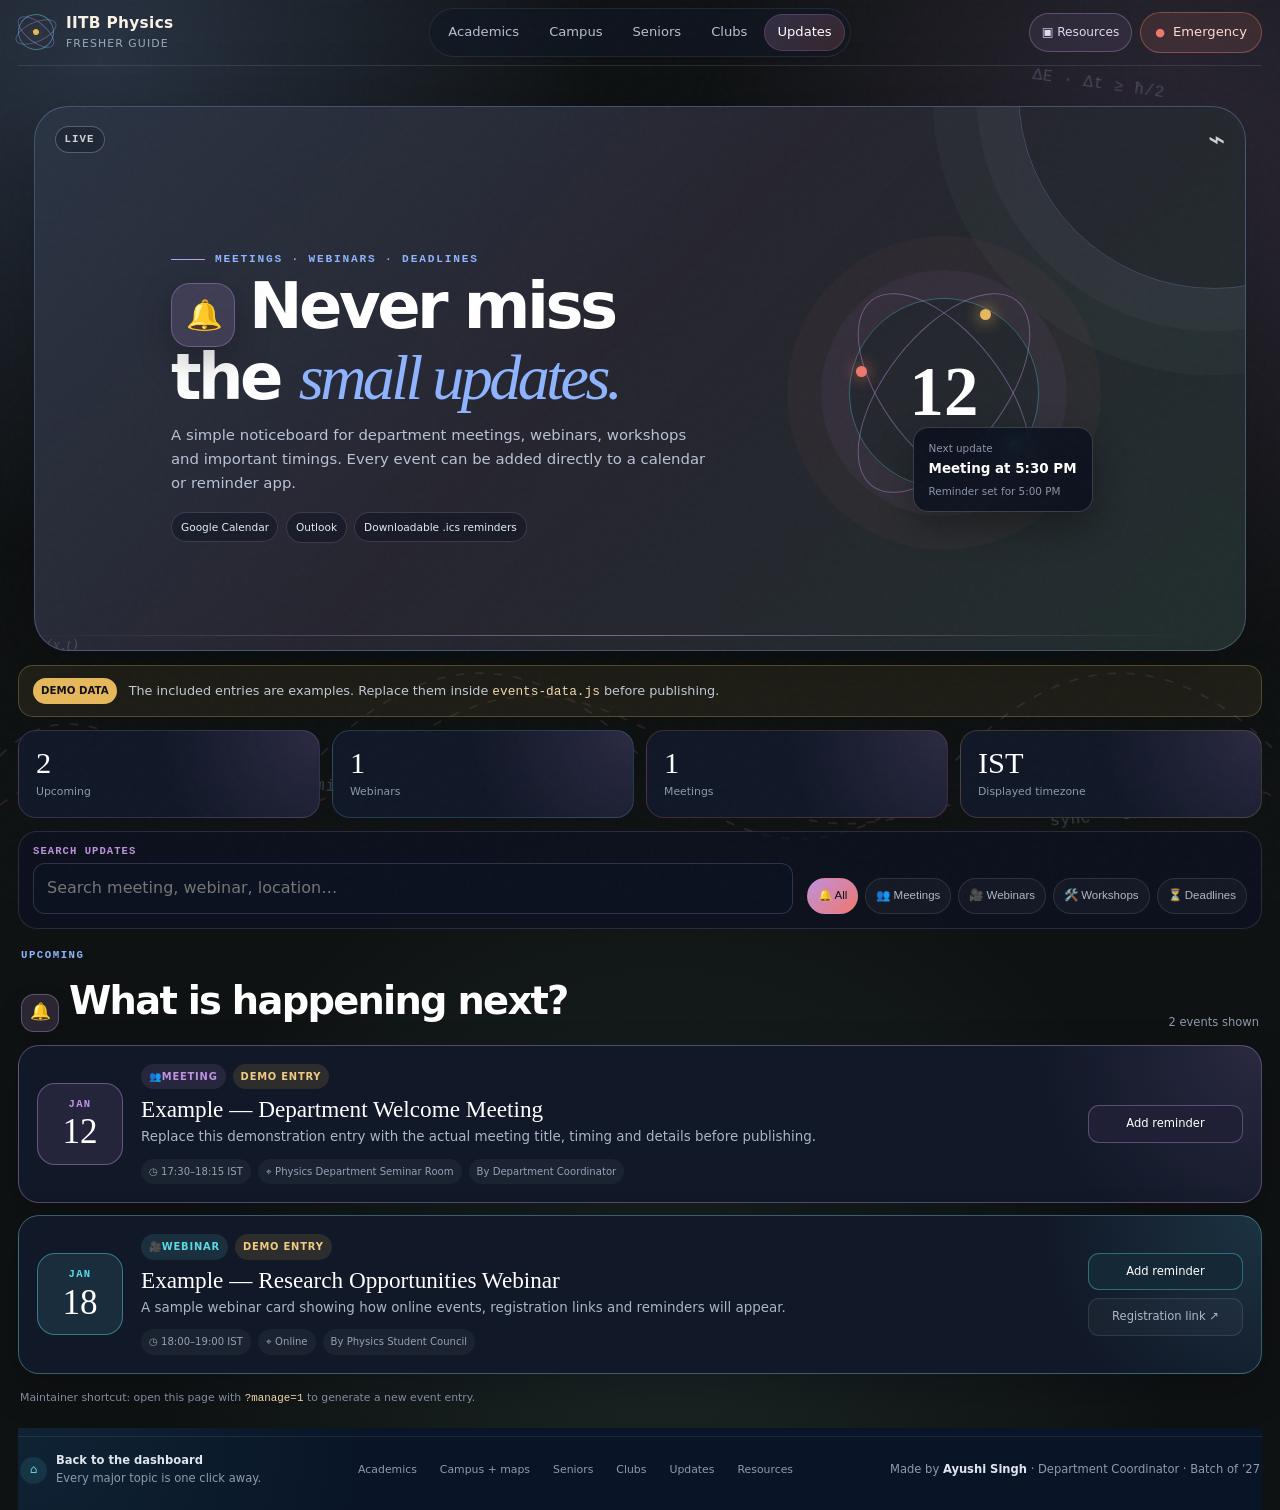
<file: events.html>
<!DOCTYPE html>

<html lang="en">
<head>
<meta charset="utf-8"/>
<meta content="width=device-width,initial-scale=1" name="viewport"/>
<meta content="Meetings, webinars, deadlines and student updates for IIT Bombay MSc Physics freshers." name="description"/>
<meta content="#291c3b" name="theme-color"/>
<title>Events &amp; Updates — IITB Physics Fresher Guide</title>
<link href="./styles.css" rel="stylesheet"/>
</head>
<body class="physics-dashboard-page dashboard-subpage guide-page page-events">
<a class="skip-link" href="#main">Skip to updates</a>
<div aria-hidden="true" class="physics-sky subpage-physics-sky">
<span class="formula f1">t → next event</span>
<span class="formula f2">ΔE · Δt ≥ ħ/2</span>
<span class="formula f3">reminder = event − 30 min</span>
<span class="formula f4">sync → calendar</span>
<svg class="wave-field" preserveaspectratio="none" viewbox="0 0 1200 220">
<path d="M0,110 C100,20 200,200 300,110 S500,20 600,110 S800,200 900,110 S1100,20 1200,110"></path>
<path d="M0,150 C120,70 220,215 350,120 S560,55 700,140 S980,60 1200,145"></path>
</svg>
</div>
<nav aria-label="Primary navigation" class="dashboard-nav subpage-dashboard-nav">
<a class="dashboard-brand" href="./index.html">
<span aria-hidden="true" class="brand-orbit"><i></i></span>
<span><strong>IITB Physics</strong><small>Fresher Guide</small></span>
</a>
<div class="dashboard-nav-links">
<a href="./academics.html">Academics</a>
<a href="./campus-life.html">Campus</a>
<a href="./seniors.html">Seniors</a>
<a href="./clubs.html">Clubs</a>
<a class="active" href="./events.html">Updates</a>
</div>
<div class="nav-utilities"><a class="resources-pill" href="./resources.html">▣ Resources</a><a class="emergency-pill" href="./emergency.html"><span>●</span> Emergency</a></div>
</nav>
<main class="dashboard-main dashboard-subpage-main" id="main">
<section class="page-hero events-page-hero">
<div class="subpage-card-topline">
<span class="card-index">LIVE</span>
<span class="card-symbol">⌁</span>
</div>
<div class="shell page-hero-grid">
<div class="reveal">
<p class="kicker">Meetings · Webinars · Deadlines</p>
<h1 class="page-title"><span aria-hidden="true" class="page-title-icon icon-violet">🔔</span>Never miss the <em>small updates.</em></h1>
<p class="lede">A simple noticeboard for department meetings, webinars, workshops and important timings. Every event can be added directly to a calendar or reminder app.</p>
<div class="subpage-meta">
<span>Google Calendar</span>
<span>Outlook</span>
<span>Downloadable .ics reminders</span>
</div>
</div>
<div aria-hidden="true" class="events-hero-visual reveal">
<div class="event-orbit">
<span class="orbit-date">12</span>
<i class="orbit-one"></i>
<i class="orbit-two"></i>
<i class="orbit-three"></i>
</div>
<div class="hero-notice-card">
<span>Next update</span>
<strong>Meeting at 5:30 PM</strong>
<small>Reminder set for 5:00 PM</small>
</div>
</div>
</div>
</section>
<section class="section">
<div class="shell">
<div class="events-demo-banner" id="demo-banner">
<span>Demo data</span>
<p>The included entries are examples. Replace them inside <code>events-data.js</code> before publishing.</p>
</div>
<section aria-label="Event summary" class="events-summary">
<div><strong id="upcoming-count">2</strong><span>Upcoming</span></div>
<div><strong id="webinar-count">1</strong><span>Webinars</span></div>
<div><strong id="meeting-count">1</strong><span>Meetings</span></div>
<div><strong>IST</strong><span>Displayed timezone</span></div>
</section>
<section aria-label="Search and filter events" class="events-controls">
<label class="events-search">
<span>Search updates</span>
<input autocomplete="off" id="event-search" placeholder="Search meeting, webinar, location…" type="search"/>
</label>
<div aria-label="Filter event category" class="event-filter-row" role="group">
<button class="event-filter active" data-event-filter="all" type="button">🔔 All</button>
<button class="event-filter" data-event-filter="meeting" type="button">👥 Meetings</button>
<button class="event-filter" data-event-filter="webinar" type="button">🎥 Webinars</button>
<button class="event-filter" data-event-filter="workshop" type="button">🛠️ Workshops</button>
<button class="event-filter" data-event-filter="deadline" type="button">⏳ Deadlines</button>
</div>
</section>
<section class="events-section-head">
<div>
<p class="eyebrow">Upcoming</p>
<h2><span aria-hidden="true" class="pop-icon icon-violet">🔔</span>What is happening next?</h2>
</div>
<p aria-live="polite" id="event-result-count">2 events shown</p>
</section>
<div class="events-list" id="events-list">
<article class="event-card" data-event-category="meeting">
<div class="event-date-tile"><span>JAN</span><strong>12</strong></div>
<div class="event-card-main">
<div class="event-card-topline">
<span class="event-category">Meeting</span>
<span class="event-draft-badge">Demo entry</span>
</div>
<h3><span aria-hidden="true" class="pop-icon icon-blue">✦</span>Example — Department Welcome Meeting</h3>
<p>Replace this demonstration entry with the actual meeting title, timing and details before publishing.</p>
<div class="event-meta">
<span>◷ 17:30–18:15 IST</span>
<span>⌖ Physics Department Seminar Room</span>
<span>By Department Coordinator</span>
</div>
</div>
<div class="event-card-actions">
<details class="reminder-menu">
<summary>Add reminder</summary>
<div class="reminder-options">
<button disabled="" type="button">Google Calendar</button>
<button disabled="" type="button">Outlook</button>
<button disabled="" type="button">Download .ics</button>
</div>
</details>
</div>
</article>
<article class="event-card" data-event-category="webinar">
<div class="event-date-tile"><span>JAN</span><strong>18</strong></div>
<div class="event-card-main">
<div class="event-card-topline">
<span class="event-category">Webinar</span>
<span class="event-draft-badge">Demo entry</span>
</div>
<h3><span aria-hidden="true" class="pop-icon icon-cyan">🔬</span>Example — Research Opportunities Webinar</h3>
<p>A sample webinar card showing how online events, registration links and reminders will appear.</p>
<div class="event-meta">
<span>◷ 18:00–19:00 IST</span>
<span>⌖ Online</span>
<span>By Physics Student Council</span>
</div>
</div>
<div class="event-card-actions">
<details class="reminder-menu">
<summary>Add reminder</summary>
<div class="reminder-options">
<button disabled="" type="button">Google Calendar</button>
<button disabled="" type="button">Outlook</button>
<button disabled="" type="button">Download .ics</button>
</div>
</details>
<a class="event-secondary-action" href="https://example.com/replace-this-link" rel="noopener" target="_blank">Registration link ↗</a>
</div>
</article>
</div>
<section class="past-events-section" hidden="" id="past-events-section">
<details>
<summary>View previous updates <span id="past-count"></span></summary>
<div class="events-list compact" id="past-events-list"></div>
</details>
</section>
<section class="event-manager panel" hidden="" id="event-manager">
<div class="event-manager-intro">
<p class="eyebrow">Maintainer helper</p>
<h2><span aria-hidden="true" class="pop-icon icon-violet">🔔</span>Generate an event entry</h2>
<p>This form creates a ready-to-paste event object. It does not publish automatically because the website is hosted as a static GitHub Pages site.</p>
</div>
<form class="event-builder-grid" id="event-builder-form">
<label>Title<input name="title" placeholder="Department meeting" required=""/></label>
<label>Category
            <select name="category">
<option>Meeting</option><option>Webinar</option><option>Workshop</option>
<option>Deadline</option><option>Orientation</option><option>Social</option>
</select>
</label>
<label>Date<input name="date" required="" type="date"/></label>
<label>Start time<input name="start" required="" type="time"/></label>
<label>End time<input name="end" required="" type="time"/></label>
<label>Location / platform<input name="location" placeholder="Seminar room or Zoom"/></label>
<label class="builder-wide">Description<textarea name="description" rows="3"></textarea></label>
<label>Organizer<input name="organizer" placeholder="Department Coordinator"/></label>
<label>Registration URL<input name="registrationUrl" placeholder="https://…" type="url"/></label>
<button class="btn btn-primary builder-wide" type="submit">Generate event code</button>
</form>
<div class="event-code-output" hidden="" id="event-code-output">
<div><strong>Copy this object into events-data.js</strong><button id="copy-event-code" type="button">Copy</button></div>
<pre><code id="event-code"></code></pre>
</div>
</section>
<p class="events-admin-note">Maintainer shortcut: open this page with <code>?manage=1</code> to generate a new event entry.</p>
</div>
</section>
</main>
<footer class="dashboard-subpage-footer">
<div class="dashboard-bottom subpage-bottom">
<a class="bottom-note back-dashboard" href="./index.html">
<span>⌂</span>
<p><strong>Back to the dashboard</strong><br/>Every major topic is one click away.</p>
</a>
<div aria-label="Guide links" class="subpage-footer-links">
<a href="./academics.html">Academics</a>
<a href="./campus-life.html">Campus + maps</a>
<a href="./seniors.html">Seniors</a>
<a href="./clubs.html">Clubs</a>
<a href="./events.html">Updates</a>
<a href="./resources.html">Resources</a></div>
<p class="maker-credit">Made by <strong>Ayushi Singh</strong> · Department Coordinator · Batch of ’27</p>
</div>
</footer>
<script src="./site.js"></script>
<script src="./events-data.js"></script>
<script>
const eventsData = Array.isArray(window.EVENTS_DATA) ? window.EVENTS_DATA : [];
const eventsList = document.querySelector('#events-list');
const pastList = document.querySelector('#past-events-list');
const pastSection = document.querySelector('#past-events-section');
const searchInput = document.querySelector('#event-search');
const filterButtons = [...document.querySelectorAll('.event-filter')];
const resultCount = document.querySelector('#event-result-count');
let activeEventFilter = 'all';

function eventDate(event, key = 'start') {
  const time = event[key] || event.start || '00:00';
  return new Date(`${event.date}T${time}:00+05:30`);
}

function dateParts(event) {
  const date = eventDate(event);
  return {
    month: date.toLocaleDateString('en-IN', { month: 'short', timeZone: 'Asia/Kolkata' }).toUpperCase(),
    day: date.toLocaleDateString('en-IN', { day: '2-digit', timeZone: 'Asia/Kolkata' }),
    full: date.toLocaleDateString('en-IN', { weekday: 'short', day: 'numeric', month: 'short', year: 'numeric', timeZone: 'Asia/Kolkata' })
  };
}

function safeText(value) {
  const node = document.createElement('div');
  node.textContent = value || '';
  return node.innerHTML;
}

function calendarDescription(event) {
  return [event.description, event.organizer ? `Organizer: ${event.organizer}` : '', event.registrationUrl ? `Registration: ${event.registrationUrl}` : '']
    .filter(Boolean).join('\n\n');
}

function compactUtc(date) {
  return date.toISOString().replace(/[-:]/g, '').replace(/\.\d{3}Z$/, 'Z');
}

function googleCalendarUrl(event) {
  const params = new URLSearchParams({
    action: 'TEMPLATE',
    text: event.title,
    dates: `${compactUtc(eventDate(event, 'start'))}/${compactUtc(eventDate(event, 'end'))}`,
    ctz: event.timezone || 'Asia/Kolkata',
    details: calendarDescription(event),
    location: event.location || ''
  });
  return `https://calendar.google.com/calendar/render?${params.toString()}`;
}

function outlookCalendarUrl(event) {
  const params = new URLSearchParams({
    subject: event.title,
    startdt: eventDate(event, 'start').toISOString(),
    enddt: eventDate(event, 'end').toISOString(),
    body: calendarDescription(event),
    location: event.location || '',
    path: '/calendar/action/compose',
    rru: 'addevent'
  });
  return `https://outlook.live.com/calendar/0/deeplink/compose?${params.toString()}`;
}

function downloadIcs(event) {
  const content = [
    'BEGIN:VCALENDAR',
    'VERSION:2.0',
    'PRODID:-//IITB Physics Fresher Guide//Events//EN',
    'BEGIN:VEVENT',
    `UID:${event.id}@iitbphysicsfreshie`,
    `DTSTAMP:${compactUtc(new Date())}`,
    `DTSTART:${compactUtc(eventDate(event, 'start'))}`,
    `DTEND:${compactUtc(eventDate(event, 'end'))}`,
    `SUMMARY:${String(event.title).replace(/,/g, '\\,')}`,
    `DESCRIPTION:${calendarDescription(event).replace(/\n/g, '\\n').replace(/,/g, '\\,')}`,
    `LOCATION:${String(event.location || '').replace(/,/g, '\\,')}`,
    'END:VEVENT',
    'END:VCALENDAR'
  ].join('\r\n');

  const blob = new Blob([content], { type: 'text/calendar;charset=utf-8' });
  const link = document.createElement('a');
  link.href = URL.createObjectURL(blob);
  link.download = `${event.id || 'event'}.ics`;
  document.body.appendChild(link);
  link.click();
  link.remove();
  URL.revokeObjectURL(link.href);
}

function countdown(event) {
  const diff = eventDate(event) - new Date();
  if (diff <= 0) return 'Starting soon';
  const days = Math.floor(diff / 86400000);
  const hours = Math.floor((diff % 86400000) / 3600000);
  if (days > 0) return `In ${days} day${days === 1 ? '' : 's'}`;
  if (hours > 0) return `In ${hours} hour${hours === 1 ? '' : 's'}`;
  return 'Starting soon';
}

function createEventCard(event, compact = false) {
  const date = dateParts(event);
  const article = document.createElement('article');
  article.className = `event-card${compact ? ' event-card-compact' : ''}`;
  article.dataset.eventCategory = String(event.category || '').toLowerCase();

  const registration = event.registrationUrl
    ? `<a class="event-secondary-action" href="${safeText(event.registrationUrl)}" target="_blank" rel="noopener">Registration link ↗</a>`
    : '';

  article.innerHTML = `
    <div class="event-date-tile"><span>${date.month}</span><strong>${date.day}</strong></div>
    <div class="event-card-main">
      <div class="event-card-topline">
        <span class="event-category">${safeText(event.category || 'Update')}</span>
        ${event.draft ? '<span class="event-draft-badge">Demo entry</span>' : `<span class="event-countdown">${countdown(event)}</span>`}
      </div>
      <h3>${safeText(event.title)}</h3>
      <p>${safeText(event.description)}</p>
      <div class="event-meta">
        <span>◷ ${safeText(event.start)}–${safeText(event.end)} IST</span>
        <span>⌖ ${safeText(event.location || event.mode || 'Details soon')}</span>
        ${event.organizer ? `<span>By ${safeText(event.organizer)}</span>` : ''}
      </div>
    </div>
    <div class="event-card-actions">
      <details class="reminder-menu">
        <summary>Add reminder</summary>
        <div class="reminder-options">
          <a href="${googleCalendarUrl(event)}" target="_blank" rel="noopener">Google Calendar</a>
          <a href="${outlookCalendarUrl(event)}" target="_blank" rel="noopener">Outlook Calendar</a>
          <button class="ics-button" type="button">Download .ics</button>
        </div>
      </details>
      ${registration}
    </div>`;

  article.querySelector('.ics-button').addEventListener('click', () => downloadIcs(event));
  return article;
}

function filteredEvents(items) {
  const query = searchInput.value.trim().toLowerCase();
  return items.filter(event => {
    const categoryMatch = activeEventFilter === 'all' || String(event.category).toLowerCase() === activeEventFilter;
    const searchText = `${event.title} ${event.category} ${event.location} ${event.description} ${event.organizer}`.toLowerCase();
    return categoryMatch && (!query || searchText.includes(query));
  });
}

function renderEvents() {
  const now = new Date();
  const upcoming = eventsData
    .filter(event => eventDate(event, 'end') >= now)
    .sort((a, b) => eventDate(a) - eventDate(b));
  const past = eventsData
    .filter(event => eventDate(event, 'end') < now)
    .sort((a, b) => eventDate(b) - eventDate(a));

  const visibleUpcoming = filteredEvents(upcoming);
  eventsList.replaceChildren();

  if (!visibleUpcoming.length) {
    const empty = document.createElement('div');
    empty.className = 'events-empty';
    empty.innerHTML = '<span>∅</span><h3>No matching upcoming events</h3><p>Try another filter, or add a new entry in events-data.js.</p>';
    eventsList.appendChild(empty);
  } else {
    visibleUpcoming.forEach(event => eventsList.appendChild(createEventCard(event)));
  }

  const visiblePast = filteredEvents(past);
  pastList.replaceChildren();
  visiblePast.forEach(event => pastList.appendChild(createEventCard(event, true)));
  pastSection.hidden = !visiblePast.length;
  document.querySelector('#past-count').textContent = visiblePast.length ? `(${visiblePast.length})` : '';

  resultCount.textContent = `${visibleUpcoming.length} event${visibleUpcoming.length === 1 ? '' : 's'} shown`;
  document.querySelector('#upcoming-count').textContent = upcoming.length;
  document.querySelector('#webinar-count').textContent = upcoming.filter(e => String(e.category).toLowerCase() === 'webinar').length;
  document.querySelector('#meeting-count').textContent = upcoming.filter(e => String(e.category).toLowerCase() === 'meeting').length;
  document.querySelector('#demo-banner').hidden = !eventsData.some(event => event.draft);
}

filterButtons.forEach(button => button.addEventListener('click', () => {
  activeEventFilter = button.dataset.eventFilter;
  filterButtons.forEach(item => item.classList.toggle('active', item === button));
  renderEvents();
}));
searchInput.addEventListener('input', renderEvents);

// Maintainer helper — available only with ?manage=1
const manager = document.querySelector('#event-manager');
if (new URLSearchParams(location.search).get('manage') === '1') manager.hidden = false;

const builderForm = document.querySelector('#event-builder-form');
const codeOutput = document.querySelector('#event-code-output');
const eventCode = document.querySelector('#event-code');

builderForm.addEventListener('submit', event => {
  event.preventDefault();
  const data = Object.fromEntries(new FormData(builderForm));
  const id = `${data.date || 'event'}-${String(data.title || 'update').toLowerCase().replace(/[^a-z0-9]+/g, '-').replace(/^-|-$/g, '')}`;
  const object = {
    id,
    title: data.title,
    category: data.category,
    date: data.date,
    start: data.start,
    end: data.end,
    timezone: 'Asia/Kolkata',
    location: data.location,
    mode: data.location && data.location.toLowerCase().includes('online') ? 'Online' : 'In person',
    description: data.description,
    organizer: data.organizer,
    registrationUrl: data.registrationUrl,
    featured: false,
    draft: false
  };
  eventCode.textContent = JSON.stringify(object, null, 2) + ',';
  codeOutput.hidden = false;
});

document.querySelector('#copy-event-code').addEventListener('click', async () => {
  await navigator.clipboard.writeText(eventCode.textContent);
  document.querySelector('#copy-event-code').textContent = 'Copied';
  setTimeout(() => document.querySelector('#copy-event-code').textContent = 'Copy', 1400);
});

renderEvents();
</script>
</body>
</html>
</file>
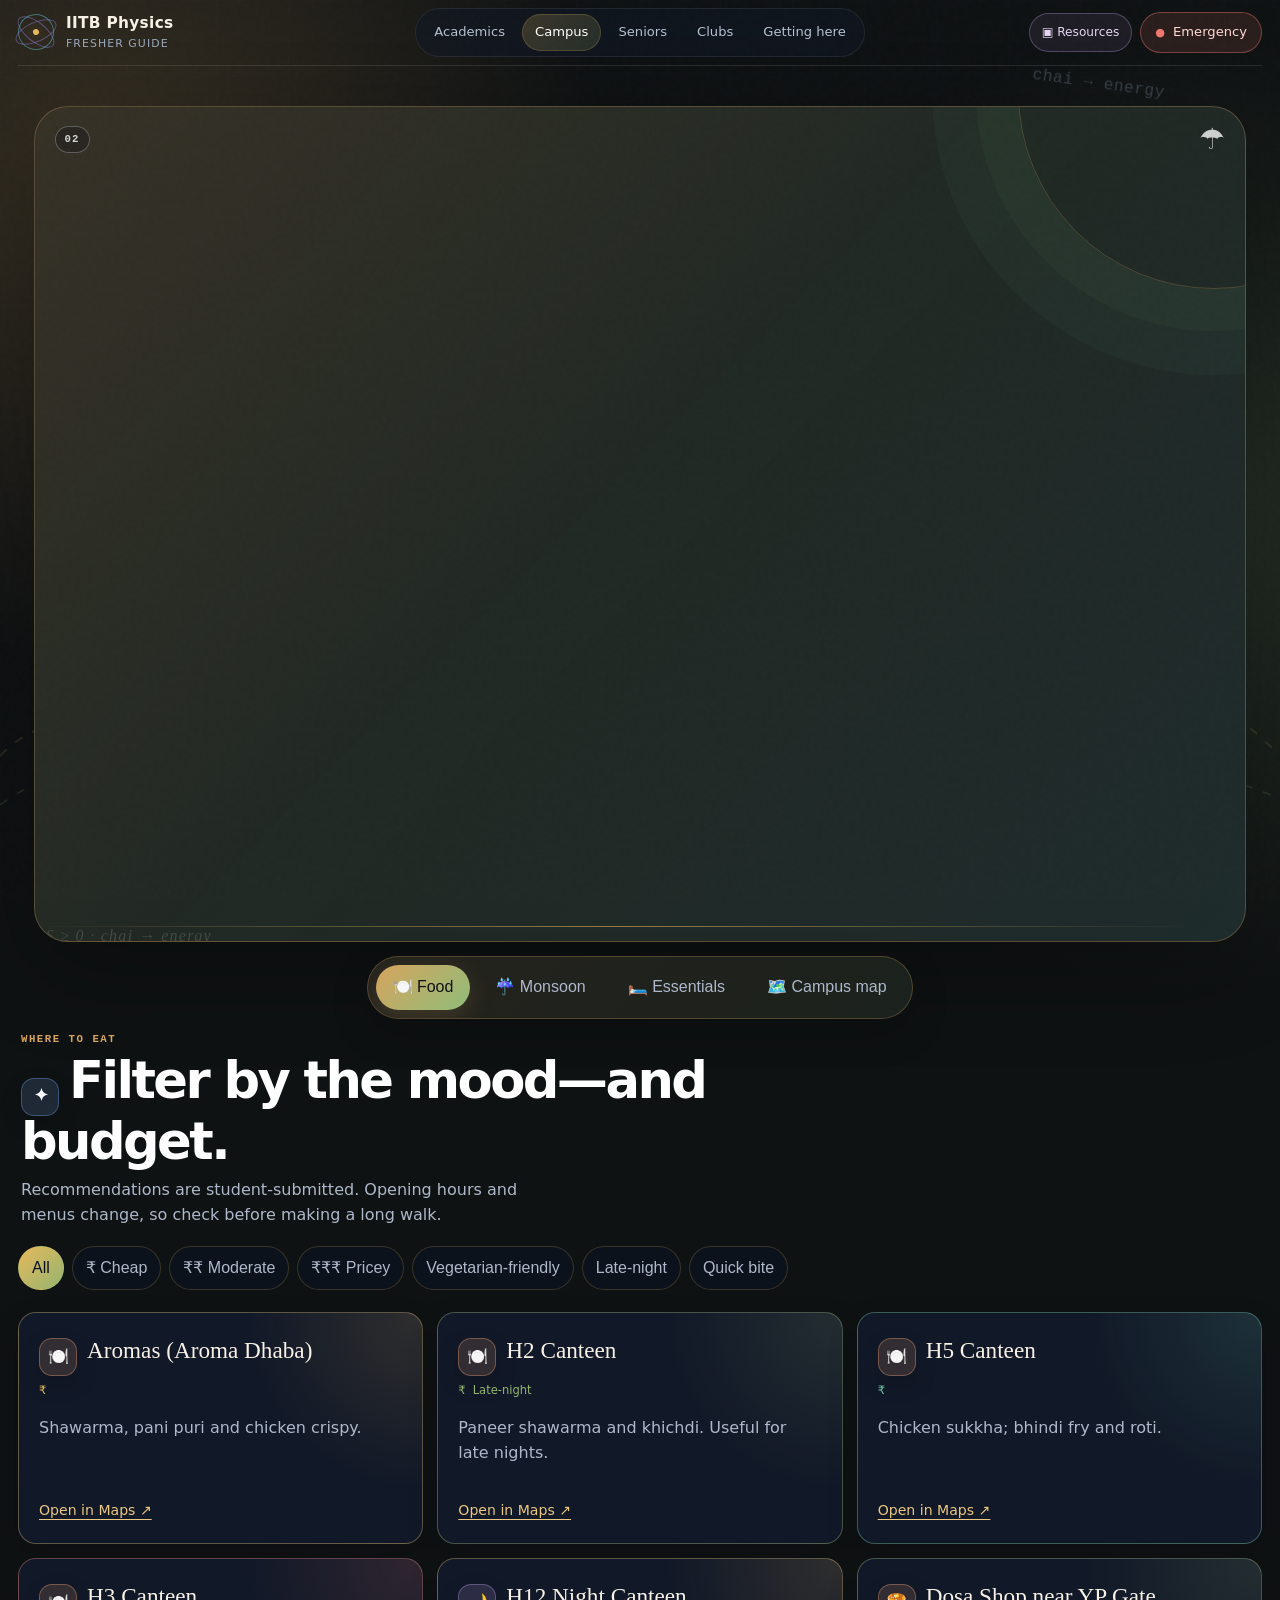
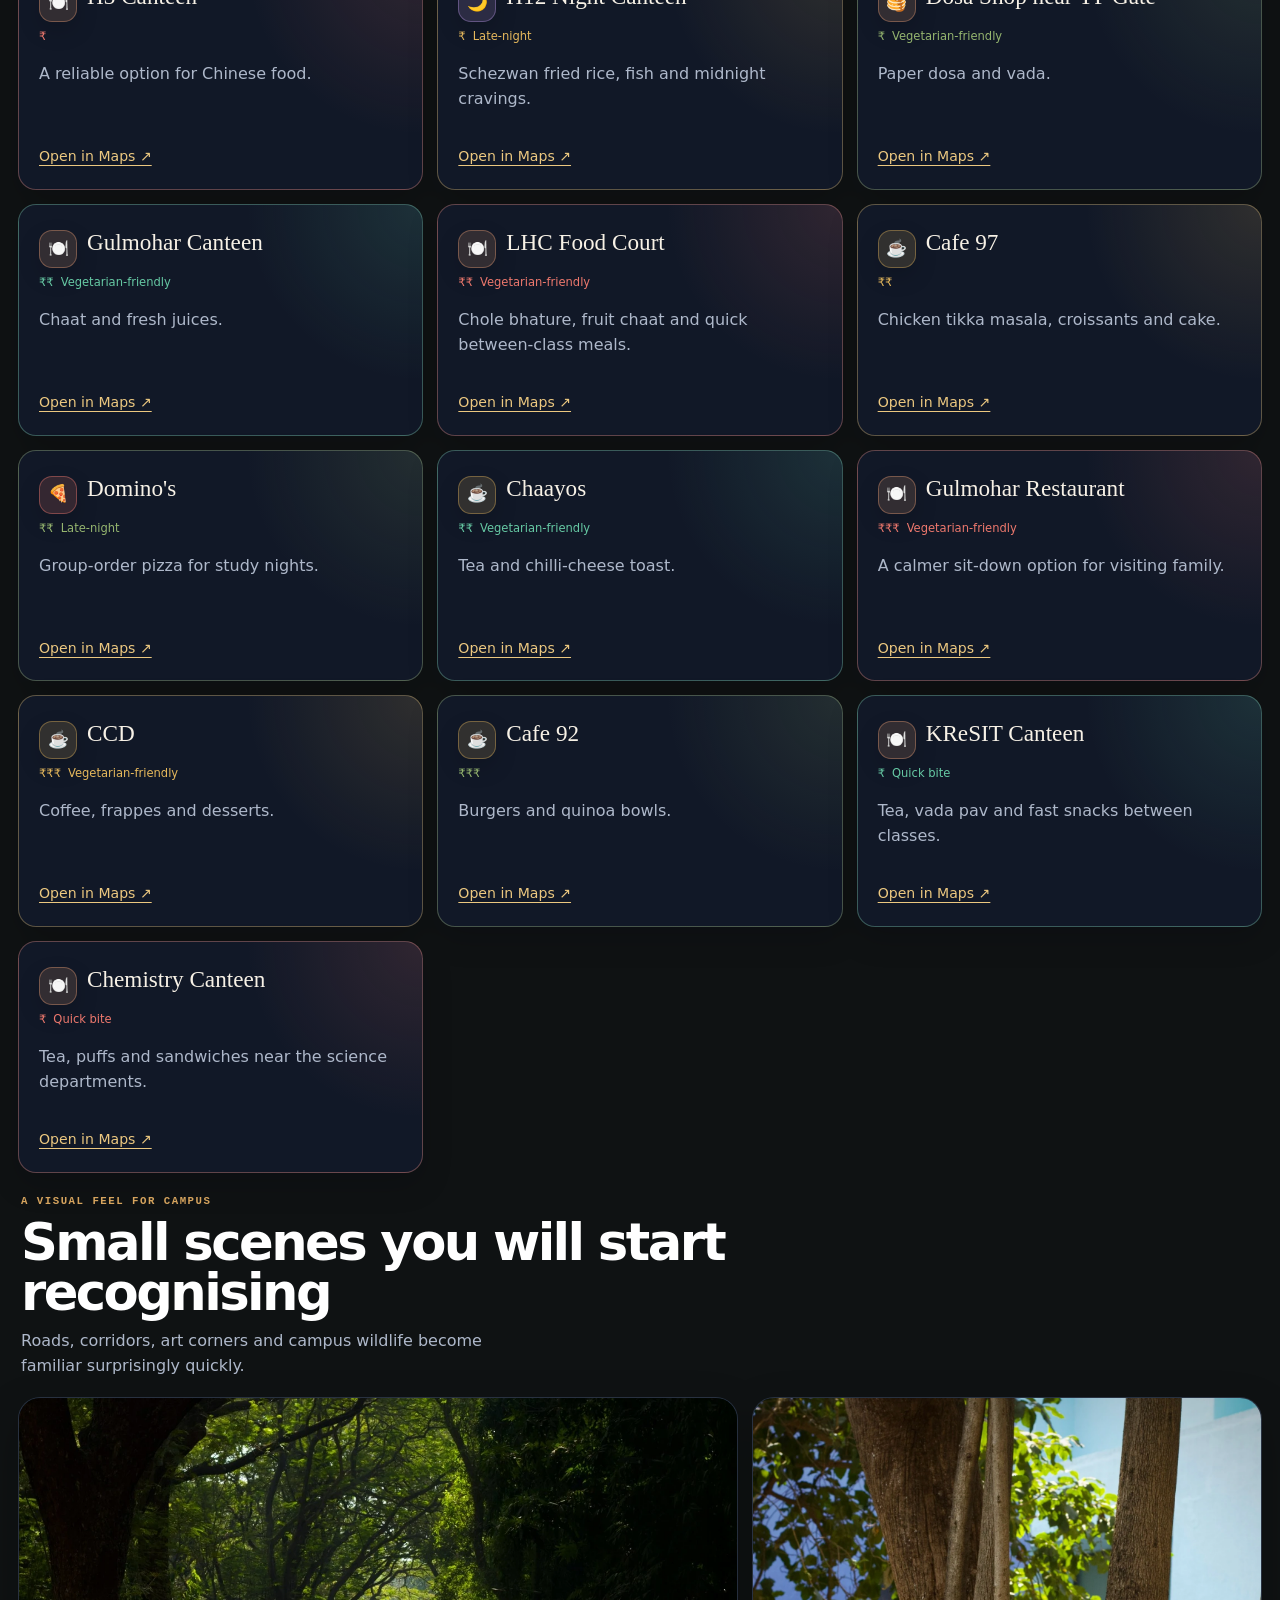
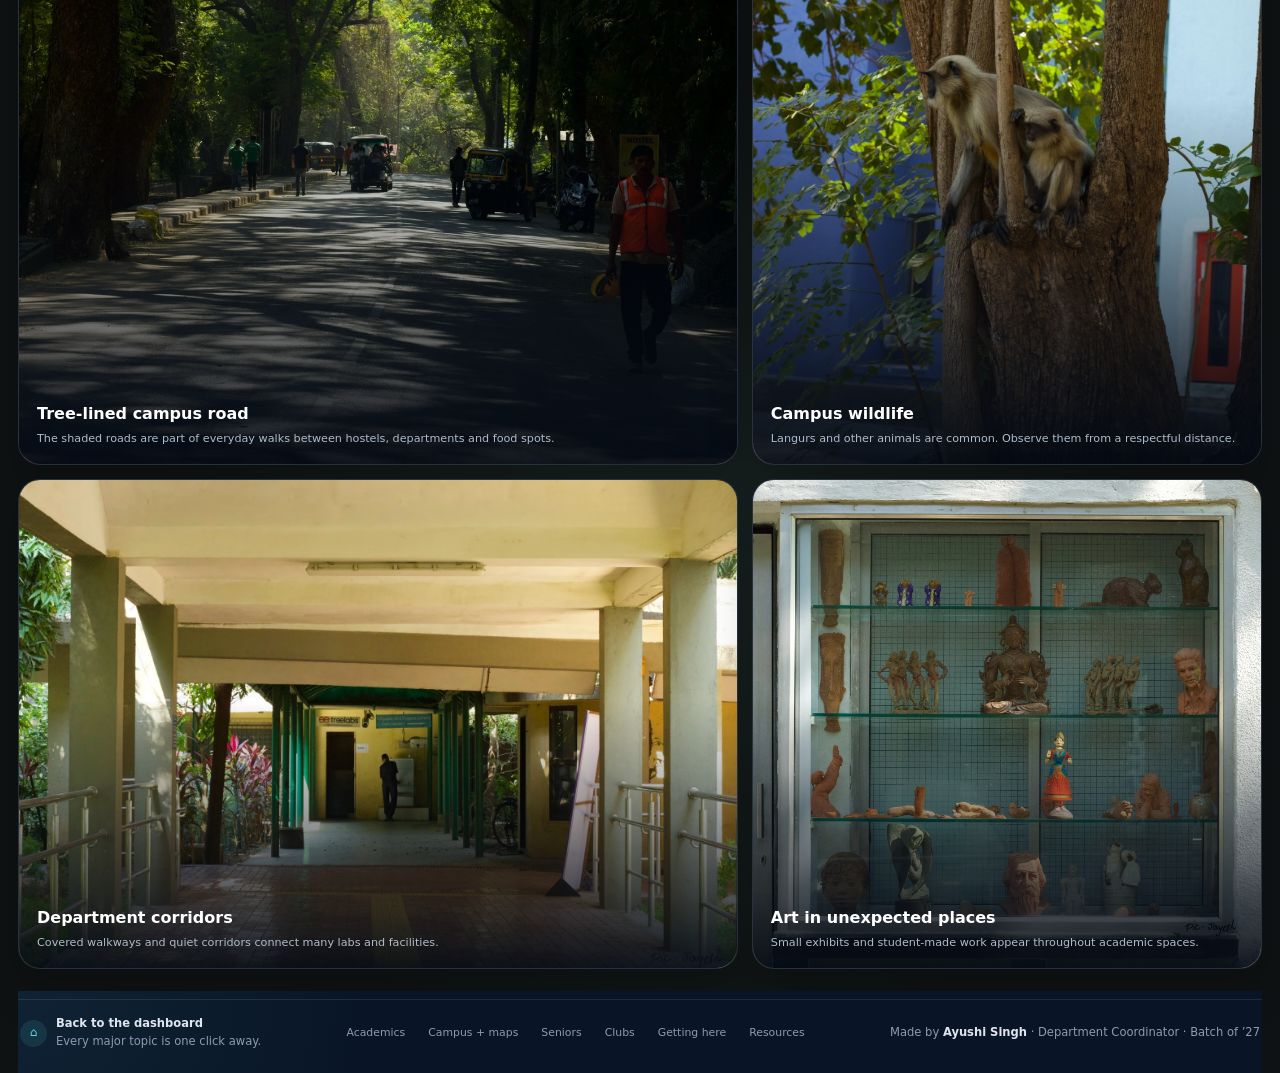
<file: food.html>
<!DOCTYPE html>

<html lang="en"><head><meta charset="utf-8"/><meta content="0; url=./campus-life.html#food" http-equiv="refresh"/><link href="./campus-life.html#food" rel="canonical"/><title>Redirecting…</title></head><body><p>Continue to <a href="./campus-life.html#food">campus-life.html#food</a>.</p></body></html>
</file>
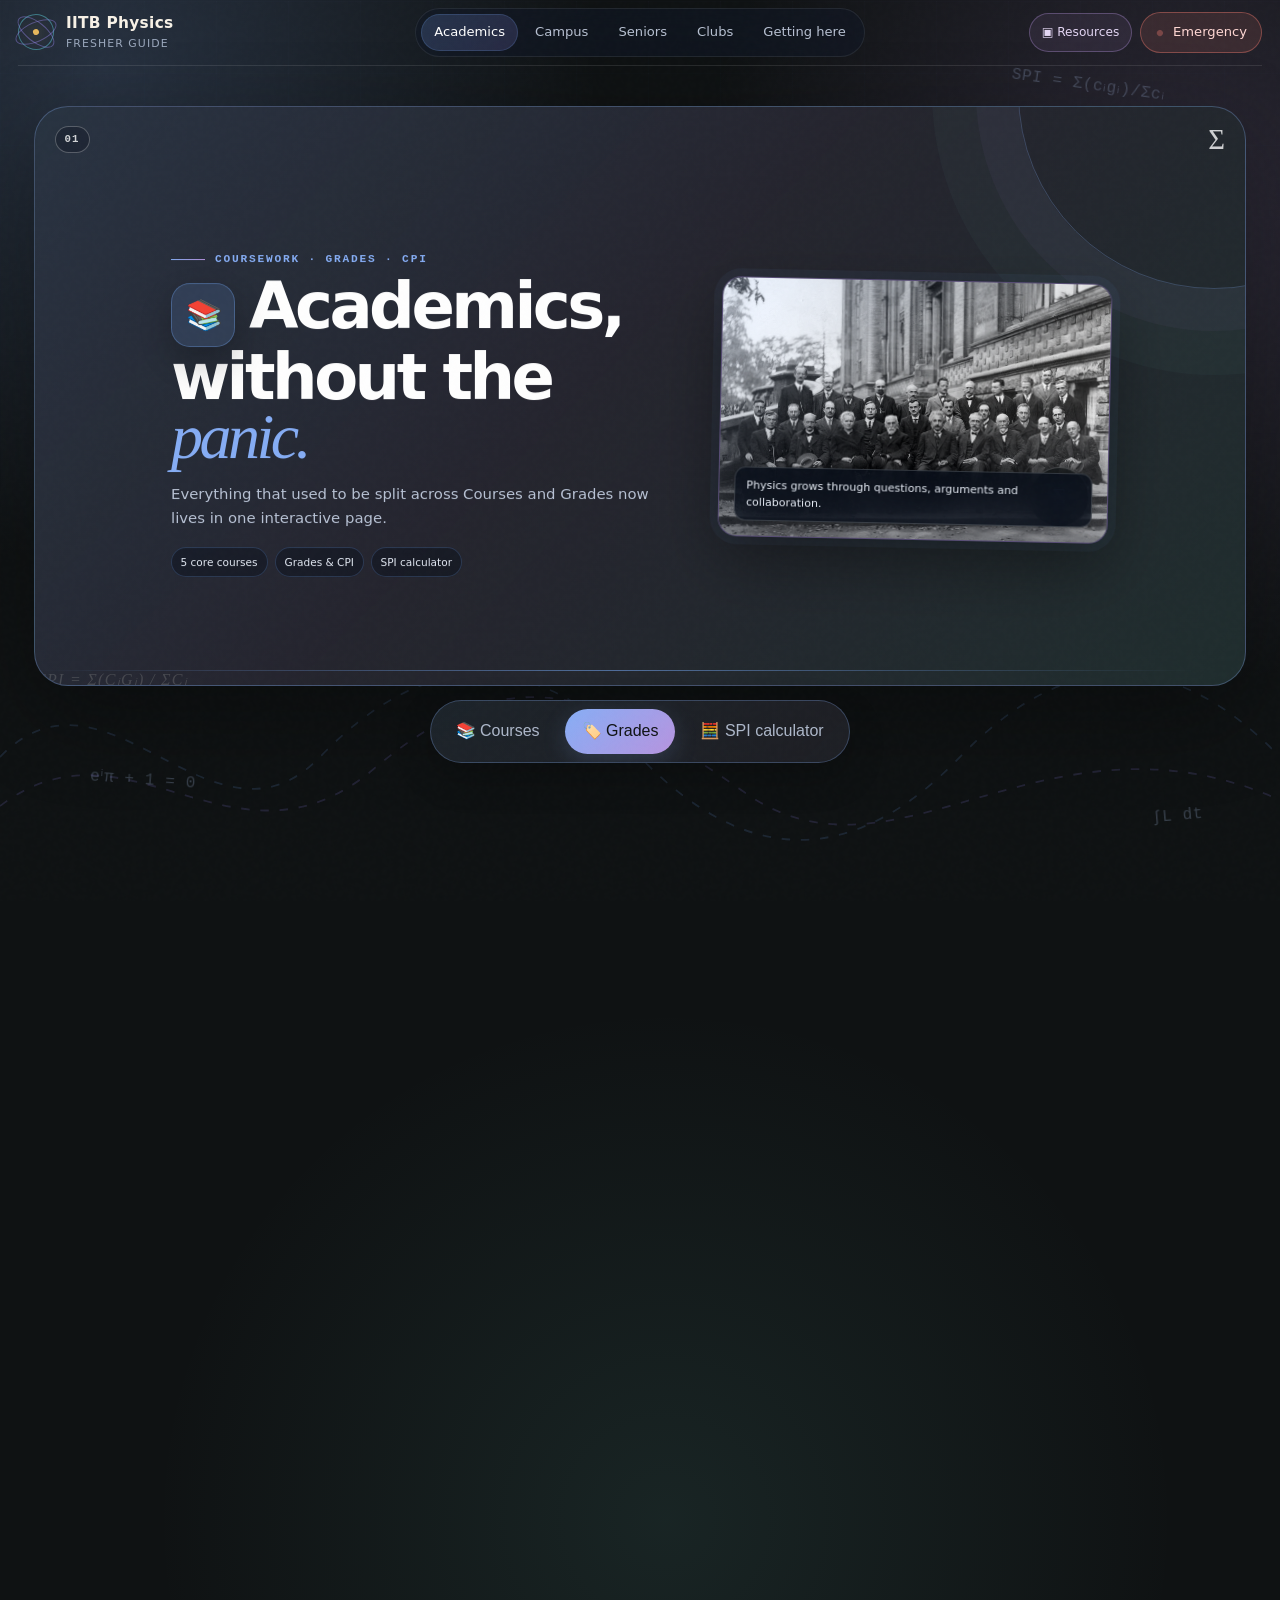
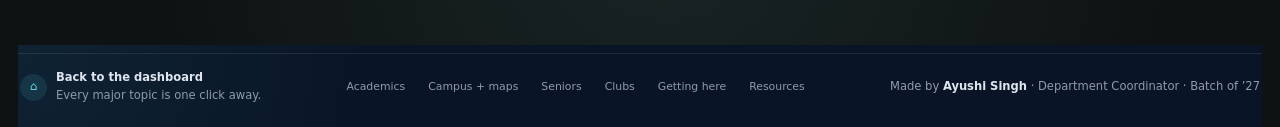
<file: grades.html>
<!DOCTYPE html>

<html lang="en"><head><meta charset="utf-8"/><meta content="0; url=./academics.html#grades" http-equiv="refresh"/><link href="./academics.html#grades" rel="canonical"/><title>Redirecting…</title></head><body><p>Continue to <a href="./academics.html#grades">academics.html#grades</a>.</p></body></html>
</file>
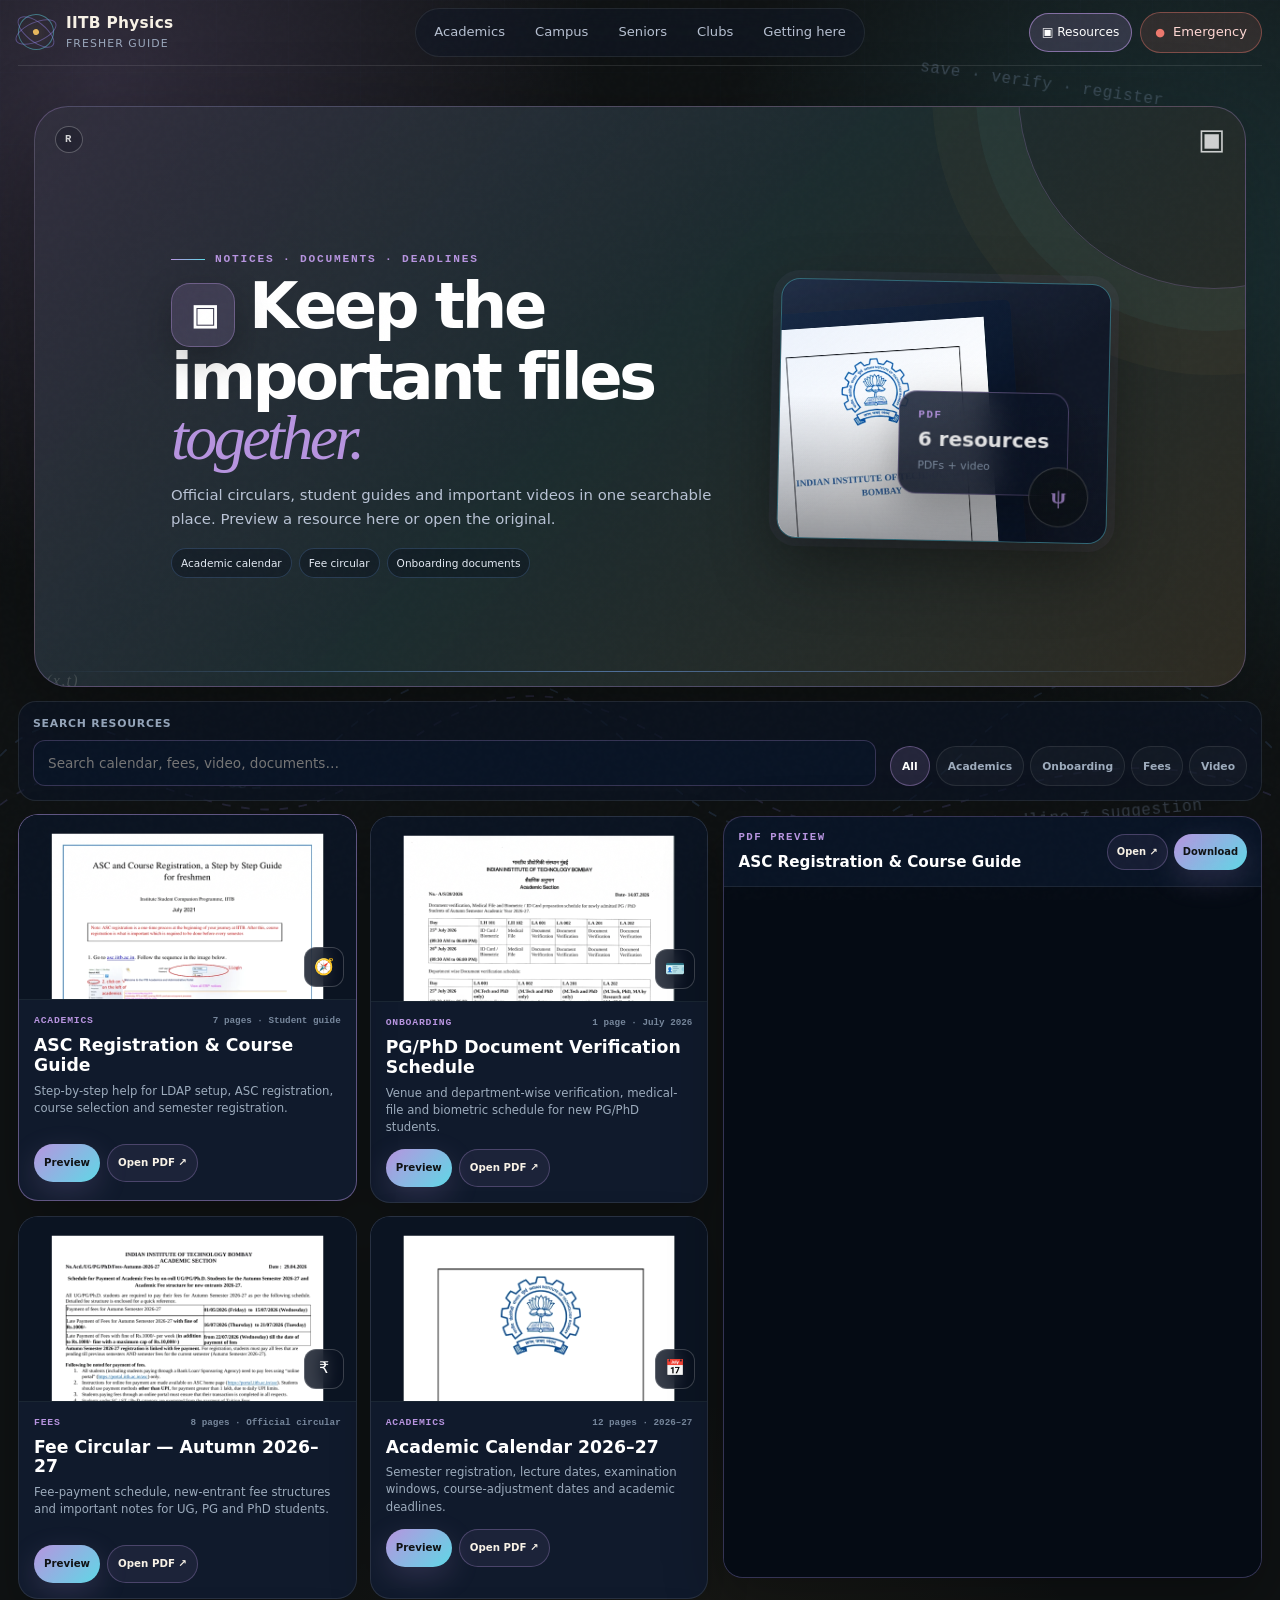
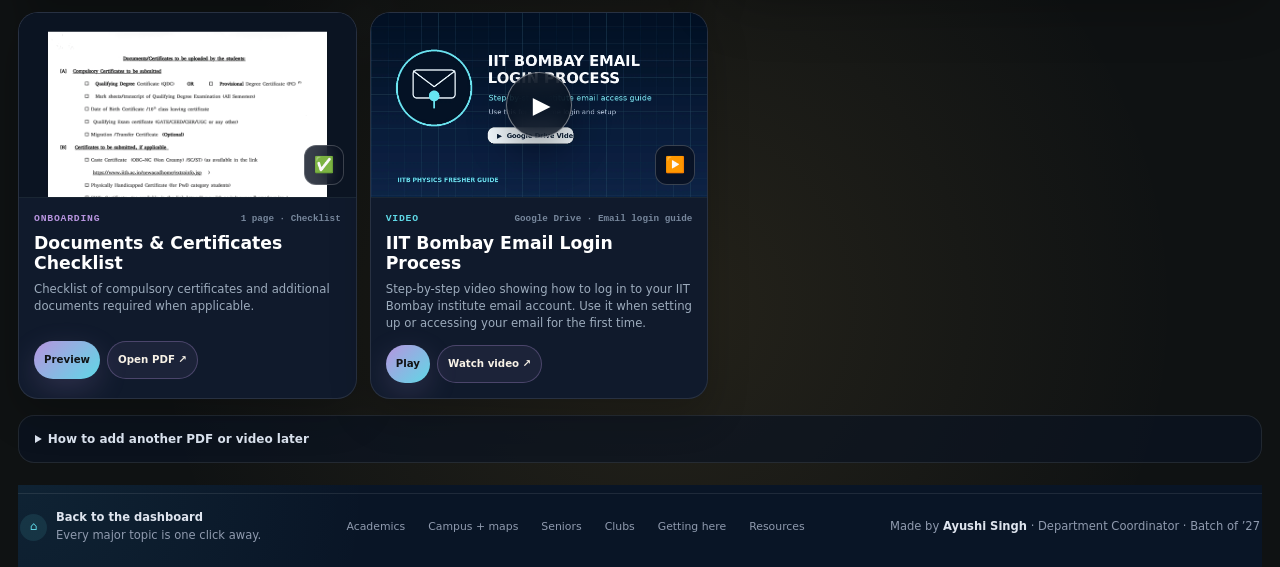
<file: resources.html>
<!DOCTYPE html>

<html lang="en"><head><meta charset="utf-8"/><meta content="width=device-width,initial-scale=1" name="viewport"/><meta content="Important IIT Bombay fresher documents, calendars, fee circulars and onboarding guides." name="description"/><meta content="#121b34" name="theme-color"/><title>Resources — IITB Physics Fresher Guide</title><link href="./styles.css" rel="stylesheet"/></head>
<body class="physics-dashboard-page dashboard-subpage guide-page page-resources">
<a class="skip-link" href="#main">Skip to content</a>
<div aria-hidden="true" class="physics-sky subpage-physics-sky"><span class="formula f1">information → action</span><span class="formula f2">save · verify · register</span><span class="formula f3">PDF ∈ resources</span><span class="formula f4">deadline ≠ suggestion</span><svg class="wave-field" preserveaspectratio="none" viewbox="0 0 1200 220"><path d="M0,110 C100,20 200,200 300,110 S500,20 600,110 S800,200 900,110 S1100,20 1200,110"></path><path d="M0,150 C120,70 220,215 350,120 S560,55 700,140 S980,60 1200,145"></path></svg></div>
<nav aria-label="Primary navigation" class="dashboard-nav subpage-dashboard-nav"><a class="dashboard-brand" href="./index.html"><span aria-hidden="true" class="brand-orbit"><i></i></span><span><strong>IITB Physics</strong><small>Fresher Guide</small></span></a><div class="dashboard-nav-links"><a href="./academics.html">Academics</a><a href="./campus-life.html">Campus</a><a href="./seniors.html">Seniors</a><a href="./clubs.html">Clubs</a><a href="./transport.html">Getting here</a></div><div class="nav-utilities"><a aria-current="page" class="resources-pill active" href="./resources.html">▣ Resources</a><a class="emergency-pill" href="./emergency.html"><span>●</span> Emergency</a></div></nav>
<main class="dashboard-main dashboard-subpage-main" id="main">
<section class="page-hero resources-page-hero"><div class="subpage-card-topline"><span class="card-index">R</span><span class="card-symbol">▣</span></div><div class="shell page-hero-grid"><div><p class="kicker">Notices · Documents · Deadlines</p><h1 class="page-title"><span aria-hidden="true" class="page-title-icon icon-violet">▣</span>Keep the important files <em>together.</em></h1><p class="lede">Official circulars, student guides and important videos in one searchable place. Preview a resource here or open the original.</p><div class="subpage-meta"><span>Academic calendar</span><span>Fee circular</span><span>Onboarding documents</span></div></div><div aria-label="Stack of important documents" class="page-visual resources-hero-visual"><img alt="First page of the IIT Bombay academic calendar" src="./assets/resources/academic-calendar.webp"/><div class="resource-hero-stack"><span>PDF</span><strong>6 resources</strong><small>PDFs + video</small></div></div></div></section>
<section class="section"><div class="shell"><div class="resources-toolbar"><label><span>Search resources</span><input autocomplete="off" id="resource-search" placeholder="Search calendar, fees, video, documents…" type="search"/></label><div aria-label="Resource categories" class="resource-filters"><button class="active" data-resource-filter="All" type="button">All</button><button data-resource-filter="Academics" type="button">Academics</button><button data-resource-filter="Onboarding" type="button">Onboarding</button><button data-resource-filter="Fees" type="button">Fees</button><button data-resource-filter="Video" type="button">Video</button></div></div><div class="resources-layout"><div><div class="resource-grid" id="resource-grid"></div><p class="resource-empty" hidden="" id="resource-empty">No matching resources.</p><noscript><div class="panel"><h2>PDF links</h2><ul><li><a href="./resources/asc-registration-course-guide.pdf">ASC Registration &amp; Course Guide</a></li><li><a href="./resources/pg-phd-document-verification-schedule-2026.pdf">PG/PhD Document Verification Schedule</a></li><li><a href="./resources/fee-circular-autumn-2026-27.pdf">Fee Circular — Autumn 2026–27</a></li><li><a href="./resources/academic-calendar-2026-27.pdf">Academic Calendar 2026–27</a></li><li><a href="./resources/documents-certificates-checklist.pdf">Documents &amp; Certificates Checklist</a></li><li><a href="https://drive.google.com/file/d/1jBSZyFrZKvUM2hb_L70q0B-K_wxSC2Jo/view?usp=drivesdk" rel="noopener" target="_blank">Important Fresher Information Video</a></li></ul></div></noscript></div><aside class="resource-preview-panel"><div class="resource-preview-head"><div><p class="eyebrow" id="resource-preview-type">Resource preview</p><h2 id="resource-preview-title">Select a document</h2></div><div><a class="btn btn-secondary" href="#" id="resource-open" rel="noopener" target="_blank">Open ↗</a><a class="btn btn-primary" download="" href="#" id="resource-download">Download</a></div></div><iframe allow="autoplay; fullscreen" allowfullscreen="" id="resource-frame" title="Document preview"></iframe></aside></div><details class="resource-add-guide"><summary>How to add another PDF or video later</summary><ol><li>For a PDF, upload it inside the resources/ folder. For a video, keep its public or institute-accessible link.</li><li>Create a thumbnail inside assets/resources/.</li><li>Add one object to resources-data.js with type: "pdf" or type: "video". For a video, include both url and an embeddable preview link when available.</li></ol></details></div></section>
</main>
<footer class="dashboard-subpage-footer"><div class="dashboard-bottom subpage-bottom"><a class="bottom-note back-dashboard" href="./index.html"><span>⌂</span><p><strong>Back to the dashboard</strong><br/>Every major topic is one click away.</p></a><div aria-label="Guide links" class="subpage-footer-links"><a href="./academics.html">Academics</a><a href="./campus-life.html">Campus + maps</a><a href="./seniors.html">Seniors</a><a href="./clubs.html">Clubs</a><a href="./transport.html">Getting here</a><a href="./resources.html">Resources</a></div><p class="maker-credit">Made by <strong>Ayushi Singh</strong> · Department Coordinator · Batch of ’27</p></div></footer>
<script src="./site.js"></script><script src="./resources-data.js"></script><script src="./resources.js"></script></body></html>
</file>
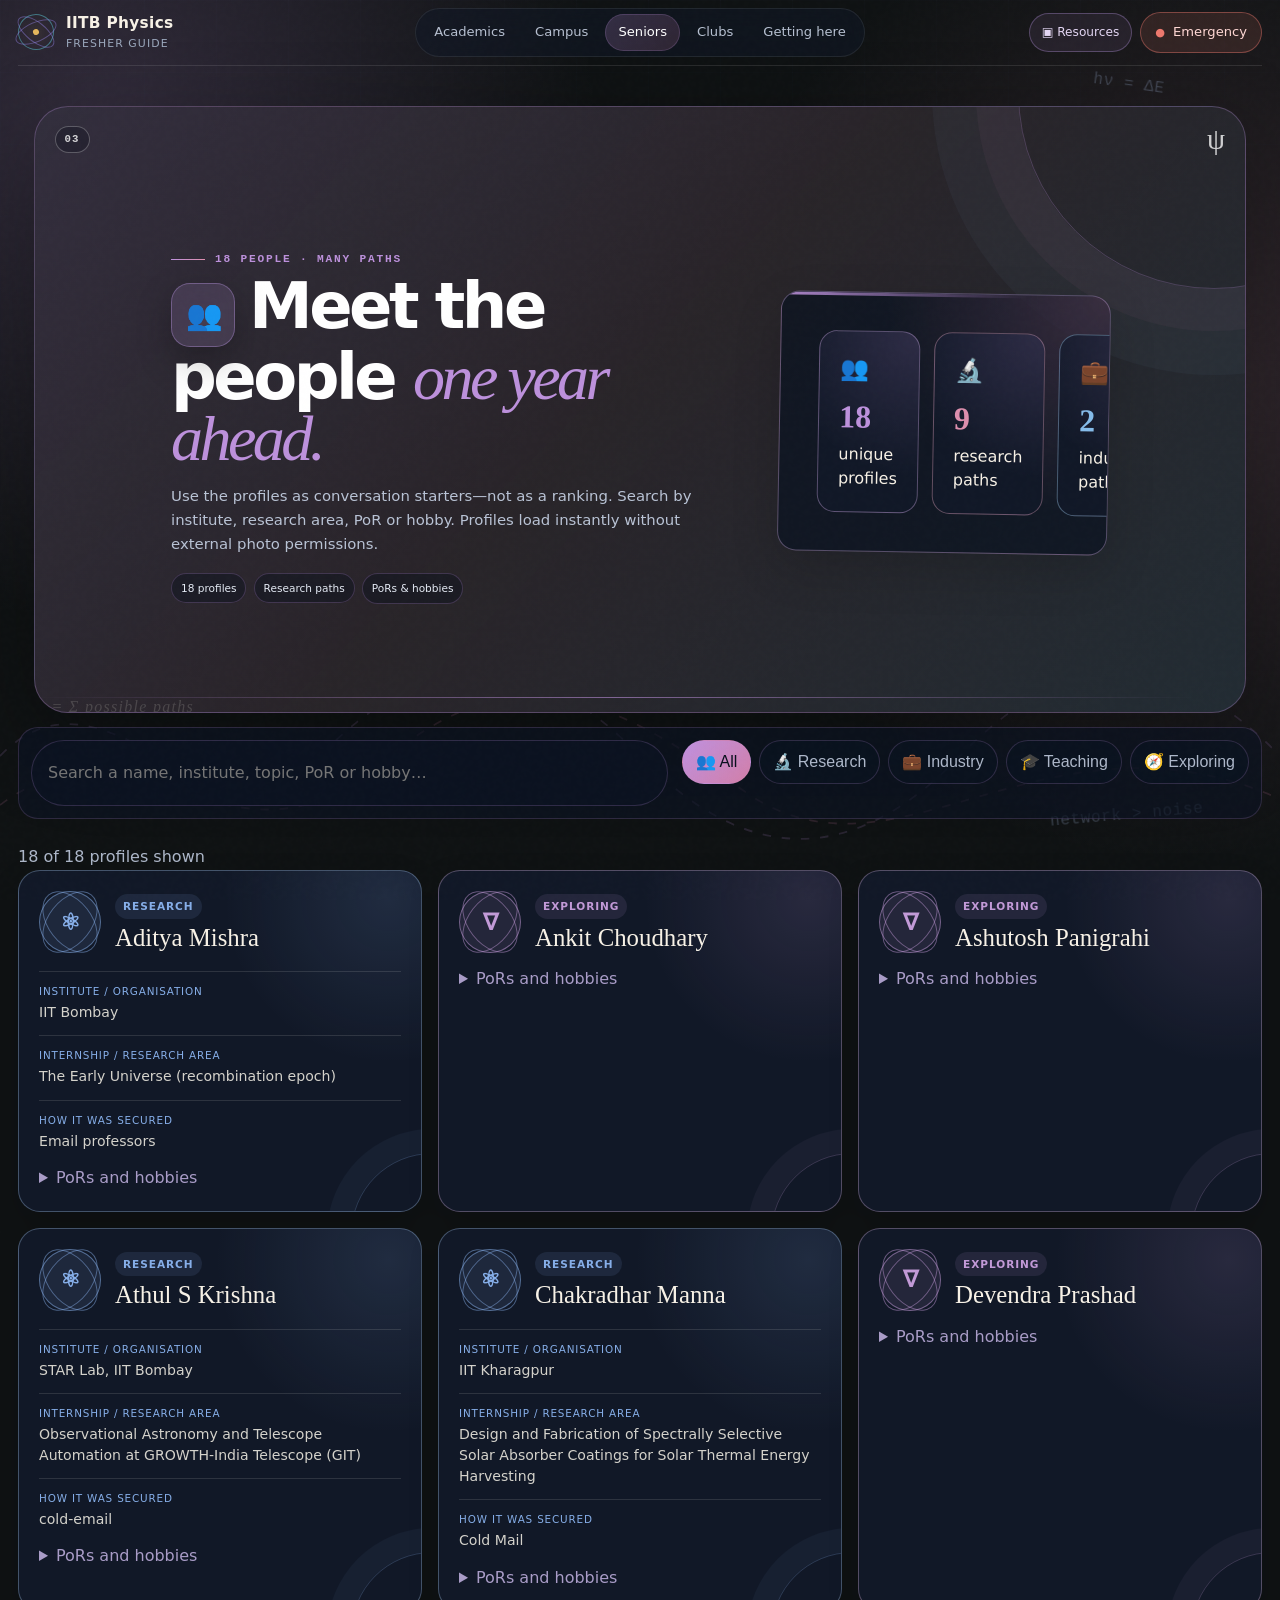
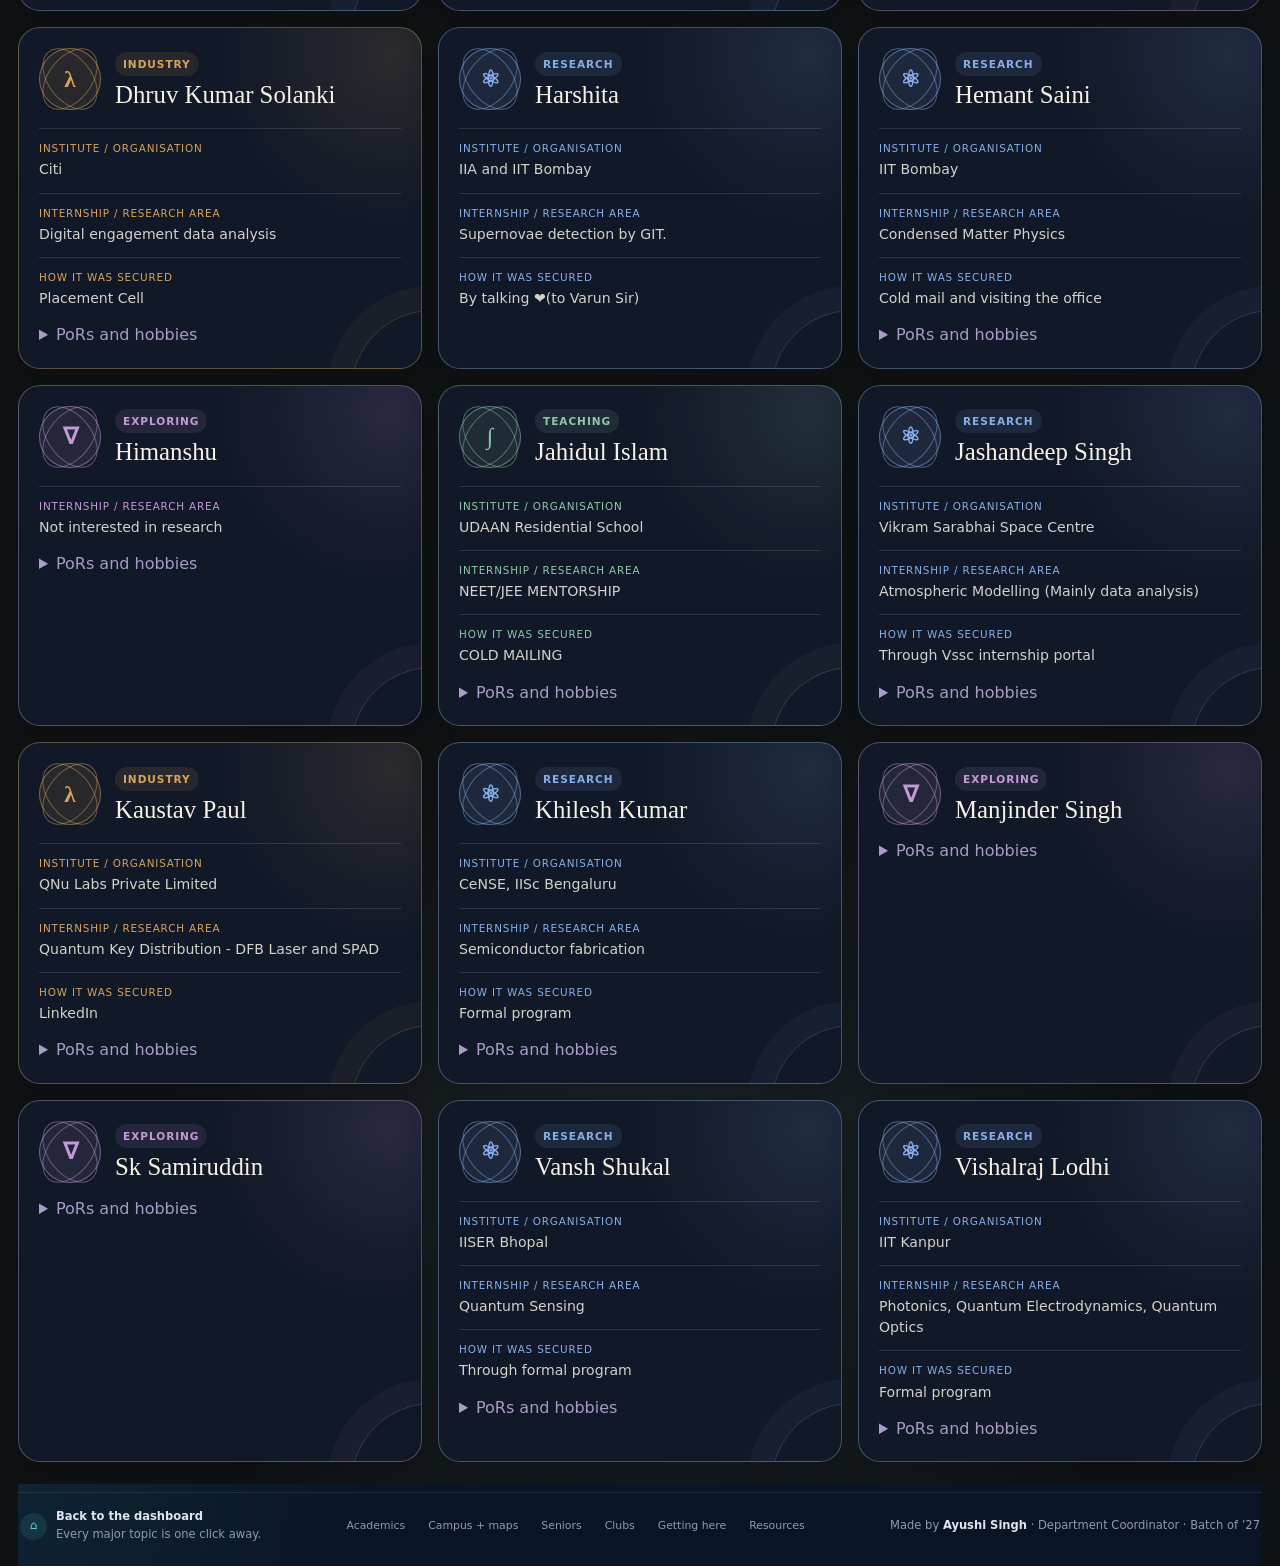
<file: seniors.html>
<!DOCTYPE html>

<html lang="en"><head><meta charset="utf-8"/><meta content="width=device-width,initial-scale=1" name="viewport"/><meta content="Meet IIT Bombay MSc Physics seniors and explore their internships, research areas, PoRs and hobbies." name="description"/><meta content="#342643" name="theme-color"/><title>Meet Your Seniors — IITB Fresher Guide</title><link href="./styles.css" rel="stylesheet"/></head><body class="physics-dashboard-page dashboard-subpage guide-page page-seniors">
<a class="skip-link" href="#main">Skip to content</a>
<div aria-hidden="true" class="physics-sky subpage-physics-sky">
<span class="formula f1">ψ = Σ possible paths</span>
<span class="formula f2">hν = ΔE</span>
<span class="formula f3">∇·B = 0</span>
<span class="formula f4">network &gt; noise</span>
<svg class="wave-field" preserveaspectratio="none" viewbox="0 0 1200 220">
<path d="M0,110 C100,20 200,200 300,110 S500,20 600,110 S800,200 900,110 S1100,20 1200,110"></path>
<path d="M0,150 C120,70 220,215 350,120 S560,55 700,140 S980,60 1200,145"></path>
</svg>
</div>
<nav aria-label="Primary navigation" class="dashboard-nav subpage-dashboard-nav">
<a class="dashboard-brand" href="./index.html">
<span aria-hidden="true" class="brand-orbit"><i></i></span>
<span><strong>IITB Physics</strong><small>Fresher Guide</small></span>
</a>
<div class="dashboard-nav-links">
<a href="./academics.html">Academics</a><a href="./campus-life.html">Campus</a><a class="active" href="./seniors.html">Seniors</a><a href="./clubs.html">Clubs</a><a href="./transport.html">Getting here</a>
</div>
<div class="nav-utilities"><a class="resources-pill" href="./resources.html">▣ Resources</a><a class="emergency-pill" href="./emergency.html"><span>●</span> Emergency</a></div>
</nav><main class="dashboard-main dashboard-subpage-main" id="main"><section class="page-hero"><div class="subpage-card-topline"><span class="card-index">03</span><span class="card-symbol">ψ</span></div><div class="shell page-hero-grid"><div class="reveal visible"><p class="kicker">18 people · many paths</p><h1 class="page-title"><span aria-hidden="true" class="page-title-icon icon-violet">👥</span>Meet the people <em>one year ahead.</em></h1><p class="lede">Use the profiles as conversation starters—not as a ranking. Search by institute, research area, PoR or hobby. Profiles load instantly without external photo permissions.</p><div class="subpage-meta"><span>18 profiles</span><span>Research paths</span><span>PoRs &amp; hobbies</span></div></div><div class="panel reveal visible"><div class="info-strip"><div><span aria-hidden="true" class="stat-symbol">👥</span><strong id="senior-total">0</strong><span>unique profiles</span></div><div><span aria-hidden="true" class="stat-symbol">🔬</span><strong id="senior-research">0</strong><span>research paths</span></div><div><span aria-hidden="true" class="stat-symbol">💼</span><strong id="senior-industry">0</strong><span>industry paths</span></div></div></div></div></section><section class="section"><div class="shell"><div class="senior-controls"><input aria-label="Search seniors" class="search-box" id="senior-search" placeholder="Search a name, institute, topic, PoR or hobby…" type="search"/><div class="filters" id="senior-filters"><button class="filter-chip active" data-category="all">👥 All</button><button class="filter-chip" data-category="research">🔬 Research</button><button class="filter-chip" data-category="industry">💼 Industry</button><button class="filter-chip" data-category="teaching">🎓 Teaching</button><button class="filter-chip" data-category="exploring">🧭 Exploring</button></div></div><p aria-live="polite" class="section-copy" id="senior-results"></p><div class="senior-grid" id="senior-grid"></div></div></section></main>
<footer class="dashboard-subpage-footer">
<div class="dashboard-bottom subpage-bottom">
<a class="bottom-note back-dashboard" href="./index.html">
<span>⌂</span>
<p><strong>Back to the dashboard</strong><br/>Every major topic is one click away.</p>
</a>
<div aria-label="Guide links" class="subpage-footer-links">
<a href="./academics.html">Academics</a>
<a href="./campus-life.html">Campus + maps</a>
<a href="./seniors.html">Seniors</a>
<a href="./clubs.html">Clubs</a>
<a href="./transport.html">Getting here</a>
<a href="./resources.html">Resources</a></div>
<p class="maker-credit">Made by <strong>Ayushi Singh</strong> · Department Coordinator · Batch of ’27</p>
</div>
</footer>
<script src="./site.js"></script>
<script>window.SENIORS_DATA=[
  {
    "name": "Aditya Mishra",
    "institute": "IIT Bombay",
    "topic": "The Early Universe (recombination epoch)",
    "route": "Email professors",
    "previousPor": "None listed",
    "currentPor": "None listed",
    "hobbies": "Swimming, chess, cricket, cycling, reading random books, etc.",
    "category": "research"
  },
  {
    "name": "Ankit Choudhary",
    "institute": "No internship listed",
    "topic": "Not listed",
    "route": "Not listed",
    "previousPor": "Maintenance Councillor of Tansa House",
    "currentPor": "None listed",
    "hobbies": "Playing Cricket",
    "category": "exploring"
  },
  {
    "name": "Ashutosh Panigrahi",
    "institute": "No internship listed",
    "topic": "Not listed",
    "route": "Not listed",
    "previousPor": "None listed",
    "currentPor": "None listed",
    "hobbies": "Playing table tennis, badminton, watching football, cricket, solving mathematical problems.",
    "category": "exploring"
  },
  {
    "name": "Athul S Krishna",
    "institute": "STAR Lab, IIT Bombay",
    "topic": "Observational Astronomy and Telescope Automation at GROWTH-India Telescope (GIT)",
    "route": "cold-email",
    "previousPor": "Sports Councillor, Tansa House",
    "currentPor": "None listed",
    "hobbies": "Playing football (especially football) and all the other things normal humans do.",
    "category": "research"
  },
  {
    "name": "Chakradhar Manna",
    "institute": "IIT Kharagpur",
    "topic": "Design and Fabrication of Spectrally Selective Solar Absorber Coatings for Solar Thermal Energy Harvesting",
    "route": "Cold Mail",
    "previousPor": "None listed",
    "currentPor": "None listed",
    "hobbies": "Drawing, reading detective novels and fiction, playing cricket, badminton, table tennis, carrom, and 8-ball pool, exploring new foods, and eating a lot, don't judge my appetite by my looks!",
    "category": "research"
  },
  {
    "name": "Devendra Prashad",
    "institute": "No internship listed",
    "topic": "Not listed",
    "route": "Not listed",
    "previousPor": "Interview Co-ordinator",
    "currentPor": "None listed",
    "hobbies": "I am a part time gamedev...love exploring how game system works.",
    "category": "exploring"
  },
  {
    "name": "Dhruv Kumar Solanki",
    "institute": "Citi",
    "topic": "Digital engagement data analysis",
    "route": "Placement Cell",
    "previousPor": "Nope..not in masters, but held a lot in Bachelors",
    "currentPor": "None listed",
    "hobbies": "A lot actually...I play badminton, football, cricket, chess ( Don't play any of them on a proficient level though), I write poetry, I vibe-code for fun, I like to read about finance etc.",
    "category": "industry"
  },
  {
    "name": "Harshita",
    "institute": "IIA and IIT Bombay",
    "topic": "Supernovae detection by GIT.",
    "route": "By talking ❤️(to Varun Sir)",
    "previousPor": "None listed",
    "currentPor": "None listed",
    "hobbies": "Not listed",
    "category": "research"
  },
  {
    "name": "Hemant Saini",
    "institute": "IIT Bombay",
    "topic": "Condensed Matter Physics",
    "route": "Cold mail and visiting the office",
    "previousPor": "CR, Tech Councillor tansa",
    "currentPor": "Sports secy",
    "hobbies": "I love to play cricket, volleyball and BGMI.",
    "category": "research"
  },
  {
    "name": "Himanshu",
    "institute": "No internship listed",
    "topic": "Not interested in research",
    "route": "Not listed",
    "previousPor": "PR and logistics coordinator in pg cult",
    "currentPor": "None listed",
    "hobbies": "My hobbies are to listen music, play video games, and watching movies. Other than that i like cycling",
    "category": "exploring"
  },
  {
    "name": "Jahidul Islam",
    "institute": "UDAAN Residential School",
    "topic": "NEET/JEE MENTORSHIP",
    "route": "COLD MAILING",
    "previousPor": "None listed",
    "currentPor": "None listed",
    "hobbies": "I enjoy playing cricket and carrom",
    "category": "teaching"
  },
  {
    "name": "Jashandeep Singh",
    "institute": "Vikram Sarabhai Space Centre",
    "topic": "Atmospheric Modelling (Mainly data analysis)",
    "route": "Through Vssc internship portal",
    "previousPor": "None listed",
    "currentPor": "None listed",
    "hobbies": "Doing Calisthenics, Playing Basketball, online games",
    "category": "research"
  },
  {
    "name": "Kaustav Paul",
    "institute": "QNu Labs Private Limited",
    "topic": "Quantum Key Distribution - DFB Laser and SPAD",
    "route": "LinkedIn",
    "previousPor": "None listed",
    "currentPor": "None listed",
    "hobbies": "Swimming, Tennis, Table Tennis, Cricket",
    "category": "industry"
  },
  {
    "name": "Khilesh Kumar",
    "institute": "CeNSE, IISc Bengaluru",
    "topic": "Semiconductor fabrication",
    "route": "Formal program",
    "previousPor": "None listed",
    "currentPor": "None listed",
    "hobbies": "Tennis gym swimming",
    "category": "research"
  },
  {
    "name": "Manjinder Singh",
    "institute": "No internship listed",
    "topic": "Not listed",
    "route": "Not listed",
    "previousPor": "None listed",
    "currentPor": "None listed",
    "hobbies": "Sketching, Journaling",
    "category": "exploring"
  },
  {
    "name": "Sk Samiruddin",
    "institute": "No internship listed",
    "topic": "Not listed",
    "route": "Not listed",
    "previousPor": "None listed",
    "currentPor": "None listed",
    "hobbies": "Reading manga",
    "category": "exploring"
  },
  {
    "name": "Vansh Shukal",
    "institute": "IISER Bhopal",
    "topic": "Quantum Sensing",
    "route": "Through formal program",
    "previousPor": "Interview Coordinator",
    "currentPor": "SC",
    "hobbies": "Travelling, Gym workouts, Badminton, Table Tennis, Swimming, Listening to Meaningful Music",
    "category": "research"
  },
  {
    "name": "Vishalraj Lodhi",
    "institute": "IIT Kanpur",
    "topic": "Photonics, Quantum Electrodynamics, Quantum Optics",
    "route": "Formal program",
    "previousPor": "None listed",
    "currentPor": "None listed",
    "hobbies": "Singing",
    "category": "research"
  }
];</script><script>
const people=window.SENIORS_DATA||[],grid=document.querySelector('#senior-grid'),search=document.querySelector('#senior-search'),buttons=[...document.querySelectorAll('[data-category]')];let category='all';
const missing=v=>['','not listed','none listed','no internship listed','n/a','na','none','nil'].includes(String(v||'').trim().toLowerCase());
const categoryVisuals={
  research:{symbol:'⚛',label:'Research'},
  industry:{symbol:'λ',label:'Industry'},
  teaching:{symbol:'∫',label:'Teaching'},
  exploring:{symbol:'∇',label:'Exploring'}
};
function field(label,value){
  if(missing(value))return '';
  return `<div><small>${label}</small><p>${value}</p></div>`;
}
function card(p){
  const visual=categoryVisuals[p.category]||{symbol:'ψ',label:p.category};
  const main=[
    field('Institute / organisation',p.institute),
    field('Internship / research area',p.topic),
    field('How it was secured',p.route)
  ].join('');
  const extra=[
    field('Previous PoR',p.previousPor),
    field('Current PoR',p.currentPor),
    field('Hobbies',p.hobbies)
  ].join('');

  return `<article class="senior-card" data-senior-category="${p.category}">
    <div class="senior-card-head">
      <div class="senior-orbit" aria-hidden="true"><span>${visual.symbol}</span></div>
      <div class="senior-heading">
        <span class="senior-badge">${visual.label}</span>
        <h2>${p.name}</h2>
      </div>
    </div>
    <div class="senior-body">
      ${main?`<div class="senior-info">${main}</div>`:''}
      ${extra?`<details class="senior-details"><summary>PoRs and hobbies</summary><div class="senior-info">${extra}</div></details>`:''}
    </div>
  </article>`;
}
function render(){const q=search.value.trim().toLowerCase();const filtered=people.filter(p=>(category==='all'||p.category===category)&&(!q||Object.values(p).join(' ').toLowerCase().includes(q)));grid.innerHTML=filtered.length?filtered.map(card).join(''):'<div class="empty-state">No profile matches this search.</div>';document.querySelector('#senior-results').textContent=`${filtered.length} of ${people.length} profiles shown`;}
document.querySelector('#senior-total').textContent=people.length;document.querySelector('#senior-research').textContent=people.filter(p=>p.category==='research').length;document.querySelector('#senior-industry').textContent=people.filter(p=>p.category==='industry').length;search.addEventListener('input',render);buttons.forEach(b=>b.addEventListener('click',()=>{category=b.dataset.category;buttons.forEach(x=>x.classList.toggle('active',x===b));render()}));render();
</script></body></html>
</file>
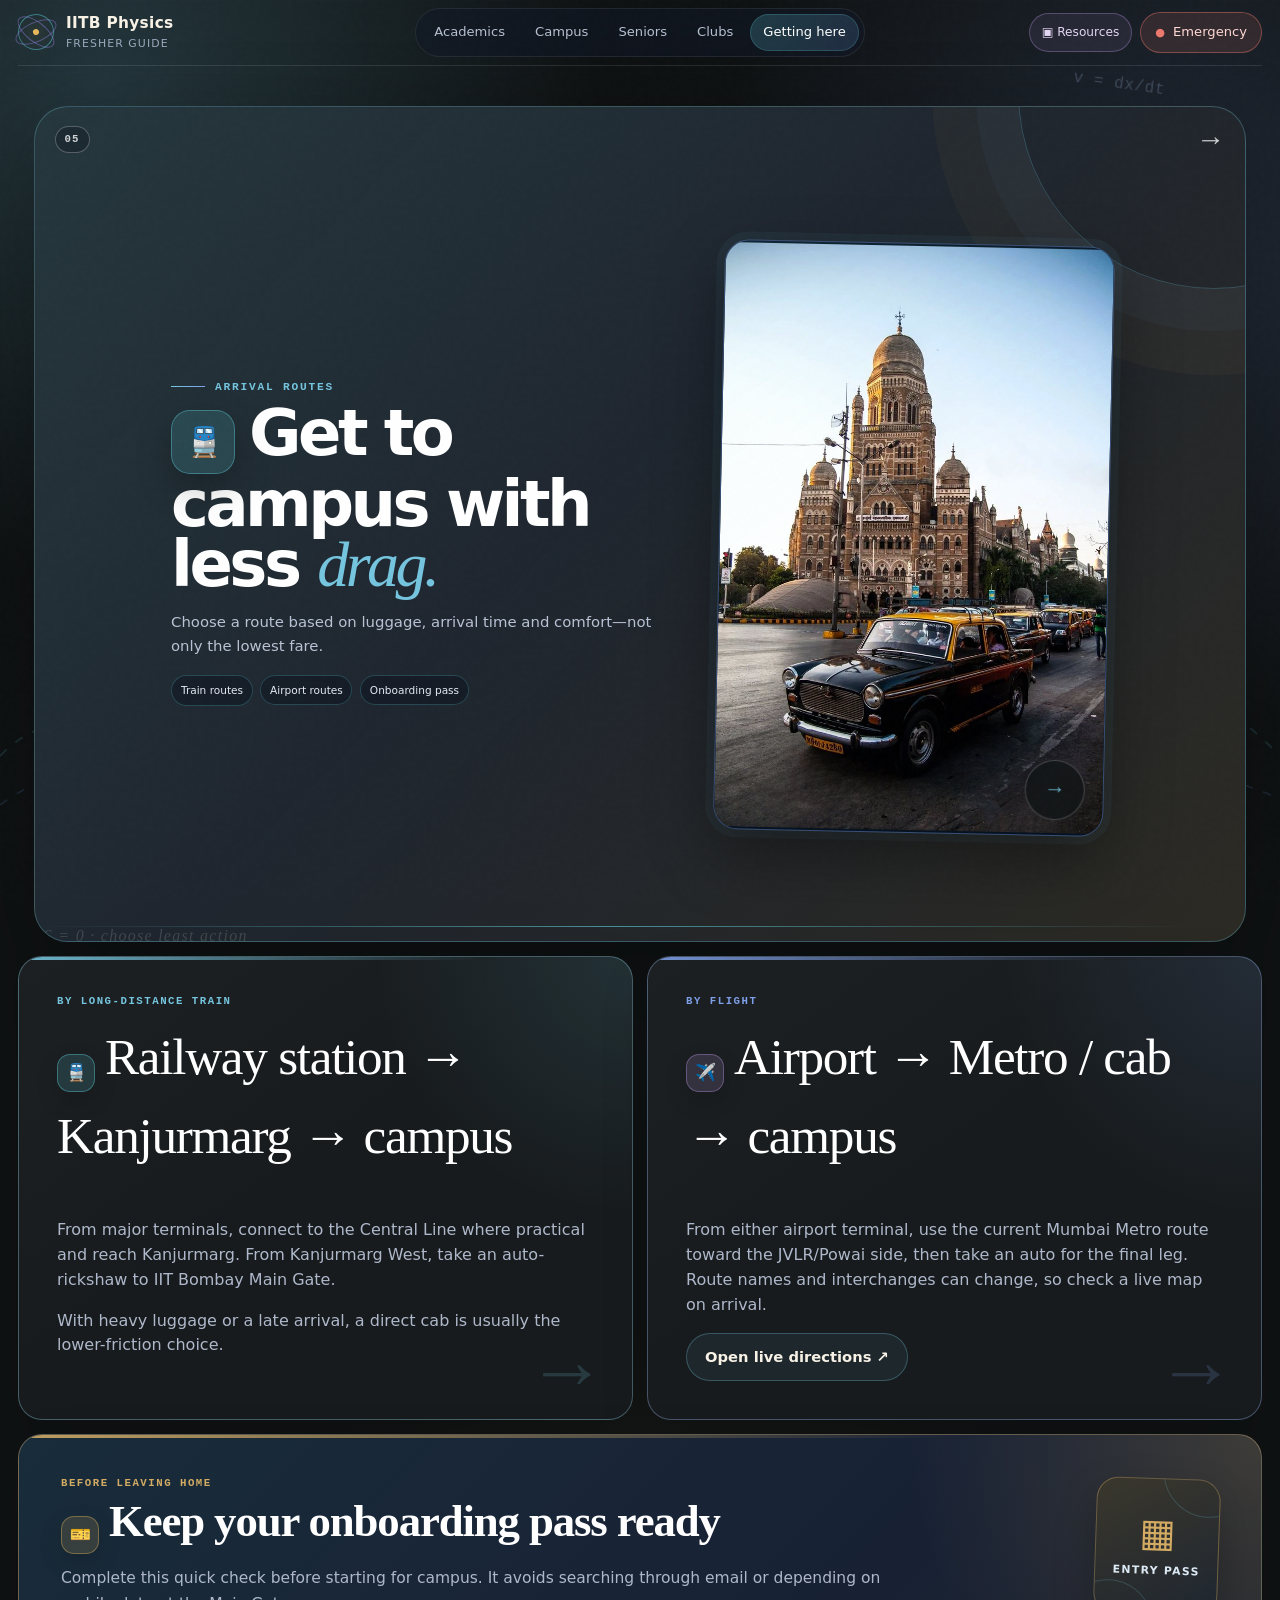
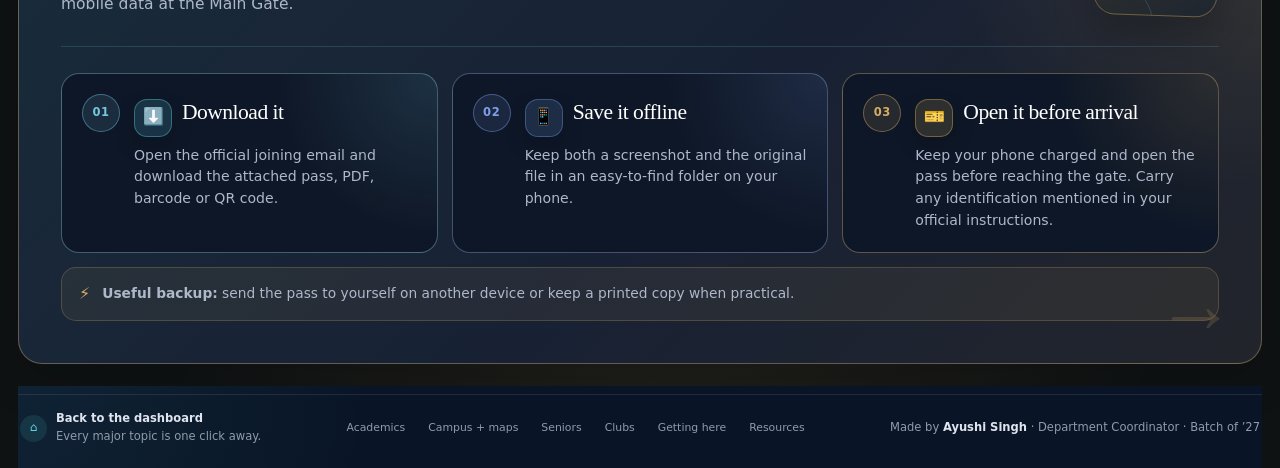
<file: transport.html>
<!DOCTYPE html>

<html lang="en"><head><meta charset="utf-8"/><meta content="width=device-width,initial-scale=1" name="viewport"/><meta content="#173047" name="theme-color"/><title>Getting to IIT Bombay — Fresher Guide</title><link href="./styles.css" rel="stylesheet"/></head><body class="physics-dashboard-page dashboard-subpage guide-page page-transport">
<a class="skip-link" href="#main">Skip to content</a>
<div aria-hidden="true" class="physics-sky subpage-physics-sky">
<span class="formula f1">δS = 0</span>
<span class="formula f2">v = dx/dt</span>
<span class="formula f3">least action → lower friction</span>
<span class="formula f4">x(t) = x₀ + vt</span>
<svg class="wave-field" preserveaspectratio="none" viewbox="0 0 1200 220">
<path d="M0,110 C100,20 200,200 300,110 S500,20 600,110 S800,200 900,110 S1100,20 1200,110"></path>
<path d="M0,150 C120,70 220,215 350,120 S560,55 700,140 S980,60 1200,145"></path>
</svg>
</div>
<nav aria-label="Primary navigation" class="dashboard-nav subpage-dashboard-nav">
<a class="dashboard-brand" href="./index.html">
<span aria-hidden="true" class="brand-orbit"><i></i></span>
<span><strong>IITB Physics</strong><small>Fresher Guide</small></span>
</a>
<div class="dashboard-nav-links">
<a href="./academics.html">Academics</a><a href="./campus-life.html">Campus</a><a href="./seniors.html">Seniors</a><a href="./clubs.html">Clubs</a><a class="active" href="./transport.html">Getting here</a>
</div>
<div class="nav-utilities"><a class="resources-pill" href="./resources.html">▣ Resources</a><a class="emergency-pill" href="./emergency.html"><span>●</span> Emergency</a></div>
</nav><main class="dashboard-main dashboard-subpage-main" id="main"><section class="page-hero"><div class="subpage-card-topline"><span class="card-index">05</span><span class="card-symbol">→</span></div><div class="shell page-hero-grid"><div><p class="kicker">Arrival routes</p><h1 class="page-title"><span aria-hidden="true" class="page-title-icon icon-cyan">🚆</span>Get to campus with less <em>drag.</em></h1><p class="lede">Choose a route based on luggage, arrival time and comfort—not only the lowest fare.</p><div class="subpage-meta"><span>Train routes</span><span>Airport routes</span><span>Onboarding pass</span></div></div><figure class="page-visual transport-photo-visual"><img alt="Mumbai taxis outside an historic city building" src="./assets/getting-here-hero.webp"/></figure></div></section><section class="section"><div class="shell content-grid"><article class="panel span-6"><p class="eyebrow">By long-distance train</p><h2><span aria-hidden="true" class="pop-icon icon-cyan">🚆</span>Railway station → Kanjurmarg → campus</h2><p>From major terminals, connect to the Central Line where practical and reach Kanjurmarg. From Kanjurmarg West, take an auto-rickshaw to IIT Bombay Main Gate.</p><p>With heavy luggage or a late arrival, a direct cab is usually the lower-friction choice.</p></article><article class="panel span-6"><p class="eyebrow">By flight</p><h2><span aria-hidden="true" class="pop-icon icon-violet">✈️</span>Airport → Metro / cab → campus</h2><p>From either airport terminal, use the current Mumbai Metro route toward the JVLR/Powai side, then take an auto for the final leg. Route names and interchanges can change, so check a live map on arrival.</p><a class="btn btn-secondary" href="https://www.google.com/maps/dir/?api=1&amp;destination=IIT+Bombay+Main+Gate" rel="noopener" target="_blank">Open live directions ↗</a></article><article class="panel span-12 onboarding-panel">
<div class="onboarding-heading">
<div>
<p class="eyebrow">Before leaving home</p>
<h2><span aria-hidden="true" class="pop-icon icon-gold">🎫</span>Keep your onboarding pass ready</h2>
<p class="onboarding-lede">Complete this quick check before starting for campus. It avoids searching through email or depending on mobile data at the Main Gate.</p>
</div>
<div aria-hidden="true" class="pass-visual">
<span class="pass-symbol">▦</span>
<span class="pass-caption">Entry pass</span>
</div>
</div>
<div aria-label="Onboarding pass checklist" class="onboarding-steps">
<section class="onboarding-step">
<span class="step-number">01</span>
<div>
<h3><span aria-hidden="true" class="pop-icon icon-cyan">⬇️</span>Download it</h3>
<p>Open the official joining email and download the attached pass, PDF, barcode or QR code.</p>
</div>
</section>
<section class="onboarding-step">
<span class="step-number">02</span>
<div>
<h3><span aria-hidden="true" class="pop-icon icon-blue">📱</span>Save it offline</h3>
<p>Keep both a screenshot and the original file in an easy-to-find folder on your phone.</p>
</div>
</section>
<section class="onboarding-step">
<span class="step-number">03</span>
<div>
<h3><span aria-hidden="true" class="pop-icon icon-gold">🎫</span>Open it before arrival</h3>
<p>Keep your phone charged and open the pass before reaching the gate. Carry any identification mentioned in your official instructions.</p>
</div>
</section>
</div>
<div class="onboarding-note">
<span aria-hidden="true">⚡</span>
<p><strong>Useful backup:</strong> send the pass to yourself on another device or keep a printed copy when practical.</p>
</div>
</article></div></section></main>
<footer class="dashboard-subpage-footer">
<div class="dashboard-bottom subpage-bottom">
<a class="bottom-note back-dashboard" href="./index.html">
<span>⌂</span>
<p><strong>Back to the dashboard</strong><br/>Every major topic is one click away.</p>
</a>
<div aria-label="Guide links" class="subpage-footer-links">
<a href="./academics.html">Academics</a>
<a href="./campus-life.html">Campus + maps</a>
<a href="./seniors.html">Seniors</a>
<a href="./clubs.html">Clubs</a>
<a href="./transport.html">Getting here</a>
<a href="./resources.html">Resources</a></div>
<p class="maker-credit">Made by <strong>Ayushi Singh</strong> · Department Coordinator · Batch of ’27</p>
</div>
</footer>
<script src="./site.js"></script></body></html>
</file>
<file: styles.css>
:root {
  --ink: #f4f1e8;
  --muted: #b9b8b0;
  --paper: #111411;
  --paper-2: #171a17;
  --paper-3: #20231f;
  --sage: #a8b89a;
  --sage-deep: #697b61;
  --clay: #c9896b;
  --lavender: #a99cc7;
  --sand: #d3bd95;
  --blue: #8faeb4;
  --danger: #d66f62;
  --line: rgba(244, 241, 232, .12);
  --shadow: 0 22px 70px rgba(0,0,0,.35);
  --radius-xl: 32px;
  --radius-lg: 24px;
  --radius-md: 16px;
  --max: 1220px;
}

* { box-sizing: border-box; }
html { scroll-behavior: smooth; }
body {
  margin: 0;
  min-height: 100vh;
  background:
    radial-gradient(circle at 12% 0%, rgba(168,184,154,.13), transparent 34rem),
    radial-gradient(circle at 90% 10%, rgba(169,156,199,.1), transparent 30rem),
    var(--paper);
  color: var(--ink);
  font-family: Inter, ui-sans-serif, system-ui, -apple-system, BlinkMacSystemFont, "Segoe UI", sans-serif;
  line-height: 1.55;
  -webkit-font-smoothing: antialiased;
}
body::before {
  content: "";
  position: fixed;
  inset: 0;
  pointer-events: none;
  opacity: .16;
  z-index: 99;
  background-image: url("data:image/svg+xml,%3Csvg viewBox='0 0 180 180' xmlns='http://www.w3.org/2000/svg'%3E%3Cfilter id='n'%3E%3CfeTurbulence type='fractalNoise' baseFrequency='.9' numOctaves='3' stitchTiles='stitch'/%3E%3C/filter%3E%3Crect width='100%25' height='100%25' filter='url(%23n)' opacity='.22'/%3E%3C/svg%3E");
}
a { color: inherit; }
img { max-width: 100%; display: block; }
button, input, select { font: inherit; }
button { color: inherit; }

.shell { width: min(calc(100% - 32px), var(--max)); margin-inline: auto; }
.skip-link { position: fixed; top: 12px; left: 12px; z-index: 200; transform: translateY(-150%); background: var(--ink); color: var(--paper); padding: 10px 14px; border-radius: 10px; }
.skip-link:focus { transform: translateY(0); }

.site-nav {
  position: sticky; top: 0; z-index: 80;
  border-bottom: 1px solid transparent;
  transition: background .25s ease, border-color .25s ease, backdrop-filter .25s ease;
}
.site-nav.scrolled { background: rgba(17,20,17,.82); border-color: var(--line); backdrop-filter: blur(18px); }
.nav-inner { min-height: 74px; display:flex; align-items:center; justify-content:space-between; gap: 20px; }
.brand { display:flex; align-items:center; gap:12px; text-decoration:none; font-weight:750; letter-spacing:-.02em; }
.brand-mark { width:38px; height:38px; display:grid; place-items:center; border-radius:50%; background:var(--sage); color:#172016; font-family:Georgia,serif; font-size:20px; }
.nav-links { display:flex; align-items:center; gap:8px; }
.nav-links a { padding:10px 13px; color:var(--muted); text-decoration:none; border-radius:999px; font-size:.9rem; }
.nav-links a:hover, .nav-links a[aria-current="page"] { color:var(--ink); background:rgba(244,241,232,.07); }
.nav-urgent { border:1px solid rgba(214,111,98,.35)!important; color:#efb0a8!important; }
.menu-toggle { display:none; width:44px; height:44px; border:1px solid var(--line); background:var(--paper-2); border-radius:50%; cursor:pointer; }

.hero { padding:72px 0 64px; }
.hero-grid { display:grid; grid-template-columns:1.04fr .96fr; align-items:center; gap:clamp(38px,7vw,96px); }
.kicker { display:inline-flex; align-items:center; gap:10px; margin:0 0 20px; color:var(--sage); font-size:.78rem; text-transform:uppercase; letter-spacing:.18em; font-weight:800; }
.kicker::before { content:""; width:34px; height:1px; background:currentColor; }
.display { margin:0; max-width:760px; font-family:Georgia, "Times New Roman", serif; font-weight:500; line-height:.98; letter-spacing:-.055em; font-size:clamp(3.35rem,8vw,7.15rem); text-wrap:balance; }
.display em { color:var(--sage); font-weight:400; }
.lede { max-width:650px; margin:26px 0 0; color:var(--muted); font-size:clamp(1rem,1.8vw,1.18rem); }
.hero-actions { display:flex; flex-wrap:wrap; gap:12px; margin-top:30px; }
.btn { display:inline-flex; align-items:center; justify-content:center; gap:9px; min-height:48px; padding:0 18px; border:1px solid var(--line); border-radius:999px; text-decoration:none; font-weight:700; font-size:.92rem; transition:transform .2s ease, background .2s ease, border-color .2s ease; }
.btn:hover { transform:translateY(-2px); }
.btn-primary { background:var(--ink); color:var(--paper); border-color:var(--ink); }
.btn-secondary { background:rgba(244,241,232,.04); }

.hero-collage { position:relative; min-height:560px; }
.photo { position:absolute; overflow:hidden; border-radius:var(--radius-xl); border:1px solid rgba(244,241,232,.18); box-shadow:var(--shadow); background:var(--paper-2); }
.photo img { width:100%; height:100%; object-fit:cover; transition:transform .8s cubic-bezier(.2,.8,.2,1); }
.photo:hover img { transform:scale(1.04); }
.photo-main { inset:0 56px 70px 0; transform:rotate(-2.4deg); }
.photo-small { width:42%; height:39%; right:0; bottom:0; transform:rotate(3deg); }
.photo-note { position:absolute; right:2%; top:4%; width:190px; padding:18px; border-radius:20px; background:var(--sand); color:#242016; transform:rotate(4deg); box-shadow:var(--shadow); font-size:.87rem; }
.photo-note strong { display:block; font-family:Georgia,serif; font-size:1.4rem; margin-bottom:5px; }

.marquee { overflow:hidden; border-block:1px solid var(--line); background:rgba(244,241,232,.025); }
.marquee-track { display:flex; width:max-content; gap:42px; padding:13px 0; color:#cac8bf; font-size:.78rem; letter-spacing:.14em; text-transform:uppercase; animation:marquee 28s linear infinite; }
.marquee-track span::before { content:"✦"; color:var(--sage); margin-right:42px; }
@keyframes marquee { to { transform:translateX(-50%); } }

.section { padding:92px 0; }
.section-head { display:grid; grid-template-columns:1fr auto; gap:24px; align-items:end; margin-bottom:34px; }
.eyebrow { margin:0 0 8px; color:var(--sage); text-transform:uppercase; letter-spacing:.16em; font-size:.74rem; font-weight:800; }
.section-title { margin:0; font-family:Georgia,serif; font-size:clamp(2.15rem,5vw,4.2rem); font-weight:500; line-height:1.03; letter-spacing:-.04em; }
.section-copy { max-width:520px; margin:12px 0 0; color:var(--muted); }
.text-link { color:var(--ink); text-underline-offset:5px; }

.bento { display:grid; grid-template-columns:repeat(12,1fr); gap:18px; }
.bento-card { position:relative; min-height:280px; overflow:hidden; border:1px solid var(--line); border-radius:var(--radius-lg); background:var(--paper-2); text-decoration:none; isolation:isolate; transition:transform .35s cubic-bezier(.2,.8,.2,1), border-color .3s ease; }
.bento-card:hover { transform:translateY(-6px); border-color:rgba(244,241,232,.28); }
.bento-card:focus-visible { outline:2px solid var(--sage); outline-offset:4px; }
.bento-card img { position:absolute; inset:0; width:100%; height:100%; object-fit:cover; z-index:-2; transition:transform .7s cubic-bezier(.2,.8,.2,1); }
.bento-card:hover img { transform:scale(1.045); }
.bento-card::after { content:""; position:absolute; inset:0; z-index:-1; background:linear-gradient(180deg,transparent 12%,rgba(11,13,11,.24) 50%,rgba(11,13,11,.94) 100%); }
.card-content { position:absolute; inset:auto 0 0; padding:26px; }
.card-number { display:inline-grid; place-items:center; width:34px; height:34px; border-radius:50%; background:rgba(244,241,232,.12); backdrop-filter:blur(12px); font-size:.73rem; margin-bottom:42px; }
.card-title { margin:0; font-family:Georgia,serif; font-size:clamp(1.8rem,3vw,2.75rem); font-weight:500; letter-spacing:-.035em; }
.card-copy { max-width:520px; margin:9px 0 0; color:#cfcec7; font-size:.94rem; }
.card-tags { display:flex; flex-wrap:wrap; gap:7px; margin-top:16px; }
.card-tags span { padding:6px 10px; border-radius:999px; background:rgba(244,241,232,.1); color:#e2e0d8; font-size:.72rem; }
.card-arrow { position:absolute; top:22px; right:22px; width:46px; height:46px; display:grid; place-items:center; border-radius:50%; background:rgba(17,20,17,.72); backdrop-filter:blur(12px); font-size:1.15rem; transition:transform .3s ease; }
.bento-card:hover .card-arrow { transform:rotate(45deg); }
.span-7 { grid-column:span 7; }
.span-5 { grid-column:span 5; }
.span-4 { grid-column:span 4; }
.span-8 { grid-column:span 8; }
.tall { min-height:470px; }
.medium { min-height:350px; }
.solid-sage { background:var(--sage-deep); }
.solid-clay { background:#6d4033; }
.solid-lavender { background:#554d68; }
.solid-sage::after, .solid-clay::after, .solid-lavender::after { background:linear-gradient(180deg,rgba(0,0,0,.03),rgba(0,0,0,.42)); }

.senior-mosaic { position:absolute; inset:24px 24px auto auto; display:flex; }
.senior-mosaic img, .senior-mosaic .avatar-dot { width:58px; height:58px; margin-left:-12px; border-radius:50%; object-fit:cover; object-position:center 25%; border:3px solid #554d68; background:var(--paper-3); }

.quick-grid { display:grid; grid-template-columns:repeat(4,1fr); gap:14px; }
.quick-item { padding:22px; border:1px solid var(--line); border-radius:var(--radius-md); background:rgba(244,241,232,.03); }
.quick-icon { width:42px; height:42px; display:grid; place-items:center; border-radius:14px; background:rgba(168,184,154,.13); color:var(--sage); margin-bottom:28px; }
.quick-item h3 { margin:0 0 6px; font-size:1rem; }
.quick-item p { margin:0; color:var(--muted); font-size:.84rem; }

.page-hero { padding:56px 0 54px; }
.page-hero-grid { display:grid; grid-template-columns:1fr .82fr; gap:55px; align-items:center; }
.page-title { margin:0; font-family:Georgia,serif; font-size:clamp(3.2rem,8vw,6.6rem); line-height:.97; letter-spacing:-.055em; font-weight:500; }
.page-title em { color:var(--sage); }
.page-visual { height:430px; border-radius:var(--radius-xl); overflow:hidden; border:1px solid var(--line); box-shadow:var(--shadow); }
.page-visual img { width:100%; height:100%; object-fit:cover; }

.tab-bar { position:sticky; top:74px; z-index:40; display:flex; gap:8px; padding:8px; margin:0 auto 34px; width:max-content; max-width:100%; overflow:auto; border:1px solid var(--line); border-radius:999px; background:rgba(23,26,23,.85); backdrop-filter:blur(18px); }
.tab-button { border:0; background:transparent; color:var(--muted); padding:10px 17px; border-radius:999px; cursor:pointer; white-space:nowrap; }
.tab-button.active { background:var(--ink); color:var(--paper); }
.tab-panel { display:none; }
.tab-panel.active { display:block; animation:panel-in .36s ease both; }
@keyframes panel-in { from { opacity:0; transform:translateY(9px); } }

.content-grid { display:grid; grid-template-columns:repeat(12,1fr); gap:18px; }
.panel { border:1px solid var(--line); border-radius:var(--radius-lg); background:var(--paper-2); padding:clamp(22px,4vw,38px); }
.panel h2, .panel h3 { margin-top:0; font-family:Georgia,serif; font-weight:500; letter-spacing:-.025em; }
.panel h2 { font-size:clamp(2rem,4vw,3.3rem); }
.panel h3 { font-size:1.55rem; }
.panel p { color:var(--muted); }
.panel.span-8, .panel.span-4, .panel.span-6 { min-height:100%; }
.span-6 { grid-column:span 6; }

.course-list { display:grid; gap:12px; }
.course { border:1px solid var(--line); border-radius:18px; overflow:hidden; background:rgba(244,241,232,.025); }
.course summary { display:grid; grid-template-columns:70px 1fr auto; align-items:center; gap:16px; padding:20px; cursor:pointer; list-style:none; }
.course summary::-webkit-details-marker { display:none; }
.course-code { color:var(--sage); font-size:.77rem; font-weight:800; letter-spacing:.08em; }
.course-title { font-weight:750; }
.course-plus { width:34px; height:34px; display:grid; place-items:center; border-radius:50%; background:rgba(244,241,232,.06); transition:transform .25s ease; }
.course[open] .course-plus { transform:rotate(45deg); }
.course-body { padding:0 20px 22px 106px; color:var(--muted); }
.book-list { margin:9px 0 0; padding-left:18px; }

.grade-ladder { display:grid; gap:9px; }
.grade-row { display:grid; grid-template-columns:72px 60px 1fr; align-items:center; gap:12px; padding:13px 15px; border-radius:14px; background:rgba(244,241,232,.035); }
.grade-letter { font-weight:850; color:var(--sage); }
.grade-point { font-family:Georgia,serif; font-size:1.3rem; }

.calculator { display:grid; gap:14px; }
.calc-row { display:grid; grid-template-columns:1.5fr .65fr 1fr 42px; gap:10px; }
.field { width:100%; min-height:46px; border:1px solid var(--line); border-radius:12px; background:#0e110e; color:var(--ink); padding:0 12px; }
.remove-row { border:1px solid var(--line); background:transparent; border-radius:12px; cursor:pointer; }
.calc-actions { display:flex; gap:10px; flex-wrap:wrap; }
.calc-result { margin-top:12px; padding:24px; border-radius:20px; background:var(--sage); color:#172016; }
.calc-result strong { display:block; font-family:Georgia,serif; font-size:3.8rem; line-height:1; }

.filters { display:flex; flex-wrap:wrap; gap:8px; margin-bottom:22px; }
.filter-chip { border:1px solid var(--line); background:transparent; color:var(--muted); padding:9px 13px; border-radius:999px; cursor:pointer; }
.filter-chip.active { background:var(--sage); color:#172016; border-color:var(--sage); }
.food-grid { display:grid; grid-template-columns:repeat(3,1fr); gap:14px; }
.food-card { border:1px solid var(--line); border-radius:18px; padding:20px; background:rgba(244,241,232,.025); transition:transform .2s ease, border-color .2s ease; }
.food-card:hover { transform:translateY(-3px); border-color:rgba(168,184,154,.45); }
.food-card h3 { margin:0 0 6px; font-family:Georgia,serif; font-size:1.45rem; font-weight:500; }
.food-meta { display:flex; gap:7px; flex-wrap:wrap; margin-bottom:15px; }
.food-meta span { color:var(--sage); font-size:.72rem; }
.food-card p { min-height:66px; }
.map-link { display:inline-flex; gap:7px; color:var(--ink); text-underline-offset:4px; font-size:.88rem; }

.checklist { display:grid; gap:10px; }
.check { display:flex; gap:14px; align-items:flex-start; padding:16px; border:1px solid var(--line); border-radius:15px; background:rgba(244,241,232,.025); cursor:pointer; }
.check input { margin-top:4px; accent-color:var(--sage); }
.check.done { opacity:.55; }
.check.done strong { text-decoration:line-through; }
.check small { display:block; color:var(--muted); margin-top:3px; }

.senior-controls { display:grid; grid-template-columns:1fr auto; gap:14px; margin-bottom:26px; }
.search-box { min-height:50px; padding:0 16px; border:1px solid var(--line); border-radius:999px; background:var(--paper-2); color:var(--ink); }
.senior-grid { display:grid; grid-template-columns:repeat(3,1fr); gap:16px; }
.senior-card {
  --senior-accent:var(--sage);
  position:relative;
  overflow:hidden;
  min-height:260px;
  padding:20px;
  border:1px solid color-mix(in srgb,var(--senior-accent) 26%,var(--line));
  border-radius:22px;
  background:
    radial-gradient(circle at 92% 8%,color-mix(in srgb,var(--senior-accent) 13%,transparent),transparent 34%),
    var(--paper-2);
  transition:transform .3s ease,border-color .3s ease,box-shadow .3s ease;
}
.senior-card::after {
  content:"";
  position:absolute;
  width:160px;
  height:160px;
  right:-92px;
  bottom:-104px;
  border:1px solid color-mix(in srgb,var(--senior-accent) 23%,transparent);
  border-radius:50%;
  box-shadow:0 0 0 24px color-mix(in srgb,var(--senior-accent) 5%,transparent);
  pointer-events:none;
}
.senior-card:hover {
  transform:translateY(-5px);
  border-color:color-mix(in srgb,var(--senior-accent) 52%,var(--line));
  box-shadow:0 18px 38px rgba(0,0,0,.18);
}
.senior-card[data-senior-category="research"] { --senior-accent:#86aee8; }
.senior-card[data-senior-category="industry"] { --senior-accent:#d6a35d; }
.senior-card[data-senior-category="teaching"] { --senior-accent:#8fc7ac; }
.senior-card[data-senior-category="exploring"] { --senior-accent:#c29ad7; }
.senior-card-head { display:flex; align-items:center; gap:14px; position:relative; z-index:1; }
.senior-orbit {
  position:relative;
  display:grid;
  flex:0 0 62px;
  width:62px;
  height:62px;
  place-items:center;
  border:1px solid color-mix(in srgb,var(--senior-accent) 52%,transparent);
  border-radius:50%;
  background:color-mix(in srgb,var(--senior-accent) 11%,transparent);
}
.senior-orbit::before,
.senior-orbit::after {
  content:"";
  position:absolute;
  inset:8px -5px;
  border:1px solid color-mix(in srgb,var(--senior-accent) 48%,transparent);
  border-radius:50%;
  transform:rotate(52deg);
}
.senior-orbit::after { transform:rotate(-52deg); }
.senior-orbit span { position:relative; z-index:1; color:var(--senior-accent); font:600 1.45rem/1 Georgia,serif; }
.senior-heading { min-width:0; }
.senior-heading h2 { margin:5px 0 0; font-family:Georgia,serif; font-size:1.55rem; font-weight:500; line-height:1.1; }
.senior-badge {
  display:inline-flex;
  padding:4px 8px;
  border-radius:999px;
  background:color-mix(in srgb,var(--senior-accent) 11%,transparent);
  color:var(--senior-accent);
  font-size:.66rem;
  font-weight:700;
  text-transform:uppercase;
  letter-spacing:.09em;
}
.senior-body { position:relative; z-index:1; padding:0; }
.senior-info { margin-top:18px; display:grid; gap:12px; }
.senior-info div { border-top:1px solid var(--line); padding-top:11px; }
.senior-info small { display:block; color:var(--senior-accent); text-transform:uppercase; letter-spacing:.08em; font-size:.65rem; margin-bottom:3px; }
.senior-info p { margin:0; color:#d4d2cb; font-size:.88rem; line-height:1.5; }
.senior-details { margin-top:14px; }
.senior-details summary { cursor:pointer; color:var(--lavender); }
.empty-state { grid-column:1/-1; padding:50px; text-align:center; border:1px dashed var(--line); border-radius:22px; color:var(--muted); }

.info-strip { display:grid; grid-template-columns:repeat(3,1fr); gap:14px; }
.info-strip > div { padding:20px; border-radius:18px; background:rgba(244,241,232,.035); border:1px solid var(--line); }
.info-strip strong { display:block; font-family:Georgia,serif; font-size:2rem; color:var(--sage); }

.site-footer { margin-top:70px; border-top:1px solid var(--line); }
.footer-main { display:grid; grid-template-columns:1.2fr 1fr; gap:40px; padding:54px 0 32px; }
.footer-title { margin:0; font-family:Georgia,serif; font-size:2.25rem; font-weight:500; }
.footer-links { display:grid; grid-template-columns:repeat(2,1fr); gap:10px; }
.footer-links a { color:var(--muted); text-decoration:none; }
.footer-links a:hover { color:var(--ink); }
.credit-band { padding:16px 0 20px; border-top:1px solid var(--line); color:var(--muted); font-size:.82rem; display:flex; justify-content:space-between; gap:20px; flex-wrap:wrap; }
.credit-band strong { color:var(--ink); }

.reveal { opacity:0; transform:translateY(22px); transition:opacity .7s ease, transform .7s ease; }
.reveal.visible { opacity:1; transform:none; }

@media (max-width: 980px) {
  .hero-grid, .page-hero-grid { grid-template-columns:1fr; }
  .hero-collage { min-height:490px; }
  .span-7,.span-5,.span-4,.span-8,.span-6 { grid-column:span 12; }
  .tall,.medium { min-height:390px; }
  .quick-grid { grid-template-columns:repeat(2,1fr); }
  .food-grid,.senior-grid { grid-template-columns:repeat(2,1fr); }
  .footer-main { grid-template-columns:1fr; }
}

@media (max-width: 760px) {
  .nav-links { display:none; position:absolute; top:68px; left:16px; right:16px; padding:12px; flex-direction:column; align-items:stretch; border:1px solid var(--line); border-radius:20px; background:rgba(17,20,17,.96); backdrop-filter:blur(18px); }
  .nav-links.open { display:flex; }
  .nav-links a { padding:12px 14px; }
  .menu-toggle { display:grid; place-items:center; }
  .hero { padding-top:42px; }
  .hero-collage { min-height:400px; }
  .photo-main { inset:0 36px 55px 0; }
  .photo-note { width:155px; font-size:.75rem; }
  .section { padding:68px 0; }
  .section-head { grid-template-columns:1fr; }
  .section-head .btn { justify-self:start; }
  .food-grid,.senior-grid { grid-template-columns:1fr; }
  .senior-controls { grid-template-columns:1fr; }
  .calc-row { grid-template-columns:1fr 80px 1fr 42px; }
  .info-strip { grid-template-columns:1fr; }
  .page-visual { height:330px; }
}

@media (max-width: 520px) {
  .shell { width:min(calc(100% - 20px),var(--max)); }
  .display { font-size:3.35rem; }
  .hero-collage { min-height:350px; }
  .photo-note { display:none; }
  .quick-grid { grid-template-columns:1fr; }
  .card-content { padding:22px; }
  .calc-row { grid-template-columns:1fr 74px; }
  .calc-row .grade-select { grid-column:1; }
  .remove-row { grid-column:2; grid-row:2; }
  .course summary { grid-template-columns:58px 1fr auto; padding:16px; }
  .course-body { padding:0 16px 18px; }
  .grade-row { grid-template-columns:60px 48px 1fr; font-size:.84rem; }
}

@media (prefers-reduced-motion: reduce) {
  *,*::before,*::after { scroll-behavior:auto!important; animation:none!important; transition-duration:.01ms!important; }
  .reveal { opacity:1; transform:none; }
}

/* =========================================================
   Physics dashboard homepage — compact, colourful, immediate
   ========================================================= */
.physics-dashboard-page {
  --dash-bg: #090e1a;
  --dash-panel: #111827;
  --dash-cream: #f7f1e6;
  --dash-muted: #c3cad8;
  --dash-cyan: #5fd8e6;
  --dash-violet: #9b8af7;
  --dash-mango: #e6b85c;
  --dash-coral: #ed786d;
  --dash-mint: #66c9a4;
  --dash-blue: #6f9fe8;
  background:
    radial-gradient(circle at 15% 5%, rgba(83, 92, 170, .23), transparent 34rem),
    radial-gradient(circle at 82% 20%, rgba(45, 137, 151, .18), transparent 32rem),
    linear-gradient(155deg, #080d18 0%, #0d1424 60%, #080c16 100%);
  color: var(--dash-cream);
  overflow-x: hidden;
}

.physics-dashboard-page::before {
  opacity: .08;
}

.physics-sky {
  position: fixed;
  inset: 0;
  z-index: 0;
  overflow: hidden;
  pointer-events: none;
}
.physics-sky::before {
  content: "";
  position: absolute;
  inset: 0;
  opacity: .17;
  background-image:
    linear-gradient(rgba(137, 161, 210, .14) 1px, transparent 1px),
    linear-gradient(90deg, rgba(137, 161, 210, .14) 1px, transparent 1px);
  background-size: 72px 72px;
  mask-image: linear-gradient(to bottom, black, transparent 80%);
}
.formula {
  position: absolute;
  font-family: "Courier New", monospace;
  color: rgba(180, 204, 244, .28);
  letter-spacing: .04em;
  filter: blur(.1px);
}
.f1 { top: 13%; left: 3%; transform: rotate(-9deg); }
.f2 { top: 8%; right: 9%; transform: rotate(8deg); }
.f3 { bottom: 12%; left: 7%; transform: rotate(4deg); }
.f4 { bottom: 8%; right: 6%; transform: rotate(-5deg); }
.wave-field { position: absolute; inset: auto 0 1% 0; width: 100%; height: 30%; opacity: .17; }
.wave-field path { fill: none; stroke: var(--dash-cyan); stroke-width: 1.5; stroke-dasharray: 8 10; }
.wave-field path:last-child { stroke: var(--dash-violet); }

.dashboard-nav {
  position: relative;
  z-index: 10;
  width: min(calc(100% - 36px), 1480px);
  min-height: 66px;
  margin: 0 auto;
  display: grid;
  grid-template-columns: 1fr auto 1fr;
  align-items: center;
  gap: 24px;
  border-bottom: 1px solid rgba(255,255,255,.1);
}
.dashboard-brand { display: inline-flex; align-items: center; gap: 12px; width: max-content; text-decoration: none; }
.dashboard-brand strong { display: block; font-size: .96rem; letter-spacing: .02em; }
.dashboard-brand small { display: block; margin-top: 1px; color: #9ba8bd; font-size: .68rem; letter-spacing: .1em; text-transform: uppercase; }
.brand-orbit { position: relative; width: 36px; height: 36px; border: 1px solid rgba(95,216,230,.45); border-radius: 50%; transform: rotate(-24deg); }
.brand-orbit::before, .brand-orbit::after { content:""; position:absolute; inset: 7px -5px; border:1px solid rgba(155,138,247,.42); border-radius:50%; }
.brand-orbit::after { transform: rotate(62deg); }
.brand-orbit i { position:absolute; left:50%; top:50%; width:6px; height:6px; border-radius:50%; background:var(--dash-mango); transform:translate(-50%,-50%); box-shadow:0 0 16px rgba(230,184,92,.75); }
.dashboard-nav-links { display: flex; gap: 4px; padding: 5px; border: 1px solid rgba(255,255,255,.08); border-radius: 999px; background: rgba(17,24,39,.55); backdrop-filter: blur(16px); }
.dashboard-nav-links a { padding: 8px 13px; border-radius: 999px; color: #b7c0d1; text-decoration: none; font-size: .82rem; }
.dashboard-nav-links a:hover, .dashboard-nav-links a:focus-visible { background: rgba(255,255,255,.08); color: white; outline: none; }
.emergency-pill { justify-self: end; display:inline-flex; align-items:center; gap:8px; padding:9px 14px; border-radius:999px; background:rgba(237,120,109,.12); border:1px solid rgba(237,120,109,.42); color:#ffd8d4; text-decoration:none; font-size:.82rem; }
.emergency-pill span { color:var(--dash-coral); font-size:.7rem; animation:emergency-pulse 1.7s ease-in-out infinite; }
@keyframes emergency-pulse { 50% { opacity:.35; transform:scale(.72); } }

.dashboard-main { position: relative; z-index: 2; width: min(calc(100% - 36px), 1480px); margin: 0 auto; padding: 24px 0 22px; }
.dashboard-intro { display: grid; grid-template-columns: minmax(0, 1.3fr) minmax(300px, .7fr); gap: 42px; align-items: end; margin-bottom: 20px; }
.dashboard-kicker { margin: 0 0 8px; color: var(--dash-cyan); font: 700 .72rem/1.3 "Courier New", monospace; letter-spacing: .16em; text-transform: uppercase; }
.dashboard-intro h1 { max-width: 900px; margin: 0; font-size: clamp(2.3rem, 4.9vw, 4.9rem); line-height: .96; letter-spacing: -.05em; }
.dashboard-intro h1 span { color: #a9bdf0; font-family: Georgia, serif; font-style: italic; font-weight: 500; }
.intro-side { max-width: 490px; justify-self: end; }
.intro-side > p { margin: 0 0 12px; color: #aeb7c8; font-size: .91rem; line-height: 1.55; }
.live-equation { display:flex; align-items:center; justify-content:space-between; gap:14px; padding:10px 13px; border:1px solid rgba(95,216,230,.2); border-radius:12px; background:rgba(12,19,34,.66); }
.live-equation span { color:#8290a7; font-size:.67rem; text-transform:uppercase; letter-spacing:.1em; }
.live-equation strong { color:var(--dash-cyan); font:700 .78rem/1.2 "Courier New",monospace; text-align:right; }

.dashboard-grid { display: grid; grid-template-columns: repeat(12, minmax(0, 1fr)); grid-template-rows: minmax(220px, 28vh) minmax(205px, 25vh); gap: 14px; }
.dashboard-card {
  position: relative;
  min-height: 0;
  overflow: hidden;
  border: 1px solid rgba(255,255,255,.13);
  border-radius: 24px;
  background: #131b2c;
  color: white;
  text-decoration: none;
  isolation: isolate;
  box-shadow: 0 18px 45px rgba(1,5,14,.28);
  transform-style: preserve-3d;
  transition: transform .25s ease, border-color .25s ease, box-shadow .25s ease;
}
.dashboard-card:hover, .dashboard-card:focus-visible { border-color: rgba(255,255,255,.38); box-shadow: 0 24px 64px rgba(1,5,14,.48); outline:none; }
.dashboard-card > img { position:absolute; inset:0; width:100%; height:100%; object-fit:cover; z-index:-3; transition:transform .55s ease, filter .55s ease; }
.dashboard-card:hover > img { transform:scale(1.045); }
.card-shade { position:absolute; inset:0; z-index:-2; }
.card-topline { position:absolute; z-index:3; top:17px; left:18px; right:18px; display:flex; align-items:center; justify-content:space-between; }
.card-index { display:inline-flex; align-items:center; min-height:27px; padding:0 9px; border:1px solid rgba(255,255,255,.25); border-radius:999px; color:rgba(255,255,255,.8); background:rgba(6,10,20,.25); backdrop-filter:blur(10px); font:700 .67rem/1 "Courier New",monospace; letter-spacing:.1em; }
.card-symbol { font: 500 1.8rem/1 Georgia, serif; color: rgba(255,255,255,.78); }
.dashboard-card-content { position:absolute; z-index:2; left:20px; right:20px; bottom:20px; transform:translateZ(18px); }
.dashboard-card-content h2 { margin:4px 0 6px; font-family: Georgia, serif; font-size:clamp(1.65rem,2.3vw,2.65rem); line-height:1; font-weight:500; letter-spacing:-.035em; }
.dashboard-card-content > p:not(.card-label) { max-width:620px; margin:0; color:rgba(255,255,255,.78); font-size:.86rem; line-height:1.45; }
.card-label { margin:0; color:rgba(255,255,255,.67); font:700 .64rem/1.2 "Courier New",monospace; letter-spacing:.13em; text-transform:uppercase; }
.mini-links { display:flex; gap:6px; flex-wrap:wrap; margin-top:11px; }
.mini-links span { padding:5px 8px; border-radius:999px; background:rgba(255,255,255,.12); border:1px solid rgba(255,255,255,.12); color:rgba(255,255,255,.87); font-size:.63rem; }
.open-card { position:absolute; z-index:4; right:18px; top:54px; padding:7px 9px; border-radius:10px; background:rgba(6,10,20,.36); color:white; font-size:.68rem; opacity:0; transform:translateY(-5px); transition:opacity .2s ease, transform .2s ease; backdrop-filter:blur(12px); }
.dashboard-card:hover .open-card, .dashboard-card:focus-visible .open-card { opacity:1; transform:none; }
.card-equation { position:absolute; right:18px; bottom:18px; z-index:2; color:rgba(255,255,255,.52); font:700 .68rem/1.2 "Courier New",monospace; }

.card-wide { grid-column: span 5; }
.card-medium { grid-column: span 4; }
.card-narrow { grid-column: span 3; }
.card-third { grid-column: span 4; }

.academic-card .card-shade { background:linear-gradient(115deg, rgba(35,50,116,.95) 0%, rgba(42,73,132,.72) 54%, rgba(10,16,34,.5) 100%); }
.academic-card { border-color:rgba(111,159,232,.4); }
.academic-card::after { content:""; position:absolute; width:220px; height:220px; right:-70px; top:-90px; border:1px solid rgba(111,159,232,.45); border-radius:50%; box-shadow:0 0 0 30px rgba(111,159,232,.06),0 0 0 65px rgba(111,159,232,.04); }

.campus-card .card-shade { background:linear-gradient(135deg, rgba(93,71,22,.9), rgba(62,78,35,.82) 58%, rgba(15,25,18,.45)); }
.campus-card { border-color:rgba(230,184,92,.42); }

.emergency-card { background:linear-gradient(145deg,#7f2f39,#cc625c 72%,#ef9380); border-color:rgba(255,208,200,.42); }
.emergency-card::before { content:"+"; position:absolute; right:14px; bottom:-42px; color:rgba(255,255,255,.1); font:700 13rem/1 system-ui; }
.emergency-card .dashboard-card-content { bottom:17px; }
.emergency-number { display:block; margin-top:8px; font:500 3rem/1 Georgia,serif; color:#fff5f3; }
.emergency-rings { position:absolute; width:190px; height:190px; right:-65px; top:-70px; border:1px solid rgba(255,255,255,.22); border-radius:50%; box-shadow:0 0 0 25px rgba(255,255,255,.05),0 0 0 53px rgba(255,255,255,.035); }
.pulse-dot { width:9px; height:9px; border-radius:50%; background:#fff4ef; box-shadow:0 0 0 7px rgba(255,255,255,.12); }

.seniors-card { background:linear-gradient(140deg,#492e62,#6d4d86 58%,#b37ca0); border-color:rgba(207,165,229,.35); }
.portrait-stack { position:absolute; right:18px; top:17px; display:flex; z-index:1; }
.physics-peer-stack span {
  display:grid;
  width:54px;
  height:54px;
  margin-left:-11px;
  place-items:center;
  border:2px solid rgba(245,226,255,.36);
  border-radius:50%;
  background:linear-gradient(145deg,rgba(255,255,255,.16),rgba(30,16,43,.42));
  color:#f1dfff;
  font:600 1.05rem/1 Georgia,serif;
  box-shadow:0 8px 24px rgba(20,7,32,.18);
}
.physics-peer-stack span:first-child { margin-left:0; }
.physics-peer-stack span:nth-child(2) { color:#d4efff; transform:translateY(7px); }
.physics-peer-stack span:nth-child(3) { color:#efe7b4; }
.seniors-card .card-symbol { opacity:0; }

.clubs-card .card-shade { background:linear-gradient(135deg,rgba(13,81,82,.91),rgba(32,116,103,.75),rgba(10,31,37,.55)); }
.clubs-card { border-color:rgba(102,201,164,.38); }
.clubs-card::after { content:"✦"; position:absolute; right:28px; bottom:18px; color:rgba(255,255,255,.13); font-size:6rem; }

.transport-card .card-shade { background:linear-gradient(135deg,rgba(24,51,93,.94),rgba(55,89,137,.76),rgba(15,28,47,.56)); }
.transport-card { border-color:rgba(95,216,230,.32); }

.dashboard-bottom { display:flex; align-items:center; justify-content:space-between; gap:20px; padding:15px 2px 0; color:#8f9aae; font-size:.72rem; }
.bottom-note { display:flex; align-items:center; gap:9px; }
.bottom-note span { display:grid; place-items:center; width:27px; height:27px; border-radius:50%; background:rgba(95,216,230,.11); color:var(--dash-cyan); }
.bottom-note p, .maker-credit { margin:0; }
.bottom-note strong, .maker-credit strong { color:#dfe5ef; }

@media (max-width: 1080px) {
  .dashboard-nav { grid-template-columns:1fr auto; }
  .dashboard-nav-links { display:none; }
  .dashboard-intro { grid-template-columns:1fr; gap:12px; }
  .intro-side { justify-self:start; max-width:720px; display:grid; grid-template-columns:1fr 1fr; gap:16px; align-items:center; }
  .dashboard-grid { grid-template-rows:auto; }
  .card-wide,.card-medium,.card-narrow,.card-third { grid-column:span 6; min-height:260px; }
}

@media (max-width: 700px) {
  .dashboard-nav { width:min(calc(100% - 20px),1480px); min-height:60px; }
  .dashboard-brand small { display:none; }
  .emergency-pill { padding:8px 11px; }
  .dashboard-main { width:min(calc(100% - 20px),1480px); padding-top:18px; }
  .dashboard-intro h1 { font-size:clamp(2.4rem,12vw,4rem); }
  .intro-side { grid-template-columns:1fr; }
  .live-equation { display:none; }
  .dashboard-grid { display:flex; flex-direction:column; }
  .dashboard-card { min-height:245px; }
  .emergency-card { min-height:220px; }
  .dashboard-bottom { align-items:flex-start; flex-direction:column; }
  .card-equation { display:none; }
}

@media (prefers-reduced-motion: reduce) {
  .emergency-pill span { animation:none; }
  .dashboard-card, .dashboard-card > img { transition:none; }
}


/* =========================================================
   COLOURFUL PHYSICS SUBPAGES
   The dashboard homepage remains unchanged.
   ========================================================= */

body.guide-page {
  --page-a: #8fb4ff;
  --page-b: #c49bea;
  --page-c: #81d1bd;
  --page-a-rgb: 143, 180, 255;
  --page-b-rgb: 196, 155, 234;
  --page-c-rgb: 129, 209, 189;
  --page-formula: "ψ(x,t)";
  --page-symbol: "ψ";
  background:
    radial-gradient(circle at 8% 4%, rgba(var(--page-a-rgb), .20), transparent 31rem),
    radial-gradient(circle at 92% 12%, rgba(var(--page-b-rgb), .17), transparent 30rem),
    radial-gradient(circle at 52% 88%, rgba(var(--page-c-rgb), .10), transparent 32rem),
    #0f1213;
}

body.page-academics {
  --page-a: #87aef5;
  --page-b: #b794df;
  --page-c: #6fc9bd;
  --page-a-rgb: 135, 174, 245;
  --page-b-rgb: 183, 148, 223;
  --page-c-rgb: 111, 201, 189;
  --page-formula: "CPI = Σ(CᵢGᵢ) / ΣCᵢ";
  --page-symbol: "Σ";
}

body.page-campus {
  --page-a: #d6a45e;
  --page-b: #8fbd79;
  --page-c: #67b8ad;
  --page-a-rgb: 214, 164, 94;
  --page-b-rgb: 143, 189, 121;
  --page-c-rgb: 103, 184, 173;
  --page-formula: "ΔS ≥ 0  ·  chai → energy";
  --page-symbol: "☂";
}

body.page-seniors {
  --page-a: #bd91dc;
  --page-b: #dd8fae;
  --page-c: #85bce9;
  --page-a-rgb: 189, 145, 220;
  --page-b-rgb: 221, 143, 174;
  --page-c-rgb: 133, 188, 233;
  --page-formula: "ψ = Σ possible paths";
  --page-symbol: "ψ";
}

body.page-clubs {
  --page-a: #63c9b4;
  --page-b: #e09972;
  --page-c: #87aee8;
  --page-a-rgb: 99, 201, 180;
  --page-b-rgb: 224, 153, 114;
  --page-c-rgb: 135, 174, 232;
  --page-formula: "resonance = shared frequency";
  --page-symbol: "✦";
}

body.page-transport {
  --page-a: #75c5df;
  --page-b: #7d9fe8;
  --page-c: #d3ab63;
  --page-a-rgb: 117, 197, 223;
  --page-b-rgb: 125, 159, 232;
  --page-c-rgb: 211, 171, 99;
  --page-formula: "δS = 0  ·  choose least action";
  --page-symbol: "→";
}

body.page-emergency {
  --page-a: #ef8b7d;
  --page-b: #e7ad6a;
  --page-c: #8fb5dc;
  --page-a-rgb: 239, 139, 125;
  --page-b-rgb: 231, 173, 106;
  --page-c-rgb: 143, 181, 220;
  --page-formula: "112  ·  location first";
  --page-symbol: "+";
}

body.guide-page .site-nav.scrolled {
  background: rgba(15, 18, 19, .83);
  border-color: rgba(var(--page-a-rgb), .22);
}

body.guide-page .brand-mark {
  background: linear-gradient(145deg, var(--page-a), var(--page-b));
  color: #111416;
  box-shadow: 0 8px 28px rgba(var(--page-a-rgb), .20);
}

body.guide-page .nav-links a:hover {
  background: rgba(var(--page-a-rgb), .10);
}

body.page-academics .nav-links a[href="./academics.html"],
body.page-campus .nav-links a[href="./campus-life.html"],
body.page-seniors .nav-links a[href="./seniors.html"],
body.page-clubs .nav-links a[href="./clubs.html"],
body.page-transport .nav-links a[href="./transport.html"],
body.page-emergency .nav-links a[href="./emergency.html"] {
  color: var(--ink);
  background: linear-gradient(135deg, rgba(var(--page-a-rgb), .20), rgba(var(--page-b-rgb), .15));
  border: 1px solid rgba(var(--page-a-rgb), .25);
}

body.guide-page .page-hero {
  position: relative;
  width: min(calc(100% - 32px), var(--max));
  margin: 18px auto 0;
  padding: clamp(36px, 6vw, 72px);
  overflow: hidden;
  border: 1px solid rgba(var(--page-a-rgb), .30);
  border-radius: 34px;
  background:
    linear-gradient(135deg, rgba(var(--page-a-rgb), .18), rgba(var(--page-b-rgb), .10) 48%, rgba(var(--page-c-rgb), .12)),
    #14181a;
  box-shadow: 0 30px 90px rgba(0, 0, 0, .30);
}

body.guide-page .page-hero::before {
  content: "";
  position: absolute;
  width: 390px;
  height: 390px;
  right: -165px;
  top: -210px;
  border: 1px solid rgba(var(--page-a-rgb), .25);
  border-radius: 50%;
  box-shadow:
    0 0 0 42px rgba(var(--page-b-rgb), .045),
    0 0 0 86px rgba(var(--page-c-rgb), .035);
  pointer-events: none;
}

body.guide-page .page-hero::after {
  content: var(--page-formula);
  position: absolute;
  right: clamp(22px, 4vw, 60px);
  bottom: 14px;
  color: rgba(244, 241, 232, .16);
  font: italic 500 clamp(.72rem, 1.4vw, 1rem)/1.2 Georgia, serif;
  letter-spacing: .08em;
  pointer-events: none;
}

body.guide-page .page-hero > .shell {
  width: 100%;
  position: relative;
  z-index: 1;
}

body.guide-page .kicker,
body.guide-page .eyebrow,
body.guide-page .page-title em {
  color: var(--page-a);
}

body.guide-page .kicker::before {
  background: linear-gradient(90deg, var(--page-a), var(--page-b));
}

body.guide-page .page-visual {
  position: relative;
  border-color: rgba(var(--page-b-rgb), .42);
  box-shadow:
    0 25px 65px rgba(0, 0, 0, .38),
    0 0 0 8px rgba(var(--page-a-rgb), .055);
  transform: rotate(1.2deg);
}

body.guide-page .page-visual::after {
  content: var(--page-symbol);
  position: absolute;
  right: 18px;
  bottom: 15px;
  display: grid;
  width: 58px;
  height: 58px;
  place-items: center;
  border: 1px solid rgba(255,255,255,.24);
  border-radius: 50%;
  background: rgba(13, 17, 18, .66);
  color: var(--page-a);
  font: 600 1.35rem/1 Georgia, serif;
  backdrop-filter: blur(12px);
}

body.guide-page .page-visual img {
  filter: saturate(1.16) contrast(1.03);
}

body.guide-page .tab-bar {
  border-color: rgba(var(--page-a-rgb), .28);
  background:
    linear-gradient(135deg, rgba(var(--page-a-rgb), .09), rgba(var(--page-b-rgb), .07)),
    rgba(20, 24, 25, .88);
  box-shadow: 0 14px 38px rgba(0,0,0,.20);
}

body.guide-page .tab-button:hover {
  color: var(--ink);
  background: rgba(var(--page-a-rgb), .10);
}

body.guide-page .tab-button.active {
  color: #101315;
  background: linear-gradient(135deg, var(--page-a), var(--page-b));
  box-shadow: 0 7px 24px rgba(var(--page-a-rgb), .18);
}

body.guide-page .section {
  position: relative;
}

body.guide-page .section-title em,
body.guide-page .text-link {
  color: var(--page-a);
}

body.guide-page .panel {
  --panel-accent: var(--page-a);
  position: relative;
  overflow: hidden;
  border-color: color-mix(in srgb, var(--panel-accent) 28%, var(--line));
  background:
    radial-gradient(circle at 100% 0%, color-mix(in srgb, var(--panel-accent) 13%, transparent), transparent 16rem),
    linear-gradient(145deg, rgba(255,255,255,.025), transparent 48%),
    #171b1d;
  box-shadow: 0 17px 48px rgba(0,0,0,.15);
  transition: transform .25s ease, border-color .25s ease, box-shadow .25s ease;
}

body.guide-page .content-grid > .panel:nth-child(3n + 2) {
  --panel-accent: var(--page-b);
}

body.guide-page .content-grid > .panel:nth-child(3n + 3) {
  --panel-accent: var(--page-c);
}

body.guide-page .panel::before {
  content: "";
  position: absolute;
  inset: 0 0 auto;
  height: 3px;
  background: linear-gradient(90deg, var(--panel-accent), transparent 75%);
  opacity: .9;
}

body.guide-page .panel:hover {
  transform: translateY(-3px);
  border-color: color-mix(in srgb, var(--panel-accent) 48%, var(--line));
  box-shadow: 0 22px 55px rgba(0,0,0,.22);
}

body.guide-page .panel .eyebrow {
  color: var(--panel-accent);
}

body.guide-page .btn-primary {
  border-color: transparent;
  background: linear-gradient(135deg, var(--page-a), var(--page-b));
  color: #101315;
  box-shadow: 0 10px 30px rgba(var(--page-a-rgb), .18);
}

body.guide-page .btn-secondary {
  border-color: rgba(var(--page-a-rgb), .30);
  background: rgba(var(--page-a-rgb), .075);
}

body.guide-page .btn-secondary:hover {
  border-color: rgba(var(--page-a-rgb), .55);
  background: rgba(var(--page-a-rgb), .13);
}

body.guide-page .site-footer {
  border-color: rgba(var(--page-a-rgb), .20);
  background:
    radial-gradient(circle at 10% 100%, rgba(var(--page-a-rgb), .08), transparent 25rem),
    radial-gradient(circle at 90% 100%, rgba(var(--page-b-rgb), .07), transparent 22rem);
}

body.guide-page .footer-title {
  color: color-mix(in srgb, var(--page-a) 78%, white);
}

body.guide-page .credit-band {
  border-color: rgba(var(--page-a-rgb), .18);
}

/* Academics */
.page-academics .course {
  --item-accent: var(--page-a);
  border-color: color-mix(in srgb, var(--item-accent) 26%, var(--line));
  background:
    linear-gradient(110deg, color-mix(in srgb, var(--item-accent) 10%, transparent), transparent 42%),
    rgba(244,241,232,.022);
}

.page-academics .course:nth-child(3n + 2) { --item-accent: var(--page-b); }
.page-academics .course:nth-child(3n + 3) { --item-accent: var(--page-c); }
.page-academics .course-code { color: var(--item-accent); }
.page-academics .course-plus {
  color: var(--item-accent);
  background: color-mix(in srgb, var(--item-accent) 12%, transparent);
}
.page-academics .course[open] {
  border-color: color-mix(in srgb, var(--item-accent) 50%, var(--line));
}

.page-academics .grade-row {
  --grade-accent: var(--page-a);
  border: 1px solid color-mix(in srgb, var(--grade-accent) 20%, transparent);
  background:
    linear-gradient(90deg, color-mix(in srgb, var(--grade-accent) 15%, transparent), rgba(244,241,232,.022));
}
.page-academics .grade-row:nth-child(3n + 2) { --grade-accent: var(--page-b); }
.page-academics .grade-row:nth-child(3n + 3) { --grade-accent: var(--page-c); }
.page-academics .grade-letter { color: var(--grade-accent); }

.page-academics .field:focus {
  outline: 2px solid rgba(var(--page-a-rgb), .23);
  border-color: var(--page-a);
}

.page-academics .calc-result {
  background: linear-gradient(135deg, var(--page-a), var(--page-c));
  box-shadow: 0 16px 40px rgba(var(--page-a-rgb), .16);
}

/* Campus life */
.page-campus .filter-chip.active {
  border-color: transparent;
  background: linear-gradient(135deg, var(--page-a), var(--page-b));
  color: #17140f;
}

.page-campus .food-card {
  --food-accent: var(--page-a);
  position: relative;
  overflow: hidden;
  border-color: color-mix(in srgb, var(--food-accent) 27%, var(--line));
  background:
    radial-gradient(circle at 100% 0%, color-mix(in srgb, var(--food-accent) 15%, transparent), transparent 10rem),
    rgba(244,241,232,.025);
}

.page-campus .food-card:nth-child(4n + 2) { --food-accent: var(--page-b); }
.page-campus .food-card:nth-child(4n + 3) { --food-accent: var(--page-c); }
.page-campus .food-card:nth-child(4n + 4) { --food-accent: #d48778; }
.page-campus .food-card:hover {
  border-color: color-mix(in srgb, var(--food-accent) 58%, var(--line));
  box-shadow: 0 15px 34px rgba(0,0,0,.18);
}
.page-campus .food-meta span,
.page-campus .map-link {
  color: var(--food-accent);
}

.page-campus .check {
  --check-accent: var(--page-b);
  border-color: color-mix(in srgb, var(--check-accent) 25%, var(--line));
  background:
    linear-gradient(100deg, color-mix(in srgb, var(--check-accent) 10%, transparent), rgba(244,241,232,.02));
}
.page-campus .check:nth-child(even) { --check-accent: var(--page-c); }
.page-campus .check input { accent-color: var(--check-accent); }

/* Seniors */
.page-seniors .info-strip > div {
  --stat-accent: var(--page-a);
  border-color: color-mix(in srgb, var(--stat-accent) 30%, var(--line));
  background:
    radial-gradient(circle at 100% 0%, color-mix(in srgb, var(--stat-accent) 17%, transparent), transparent 8rem),
    rgba(244,241,232,.03);
}
.page-seniors .info-strip > div:nth-child(2) { --stat-accent: var(--page-b); }
.page-seniors .info-strip > div:nth-child(3) { --stat-accent: var(--page-c); }
.page-seniors .info-strip strong { color: var(--stat-accent); }
.page-seniors .search-box:focus {
  outline: 2px solid rgba(var(--page-a-rgb), .22);
  border-color: var(--page-a);
}
.page-seniors .filter-chip.active {
  border-color: transparent;
  background: linear-gradient(135deg, var(--page-a), var(--page-b));
  color: #17121c;
}

/* Clubs */
.page-clubs .content-grid > .panel {
  min-height: 250px;
}
.page-clubs .content-grid > .panel::after {
  position: absolute;
  right: 22px;
  bottom: 5px;
  color: color-mix(in srgb, var(--panel-accent) 20%, transparent);
  font: 500 5.5rem/1 Georgia, serif;
  pointer-events: none;
}
.page-clubs .content-grid > .panel:nth-child(1)::after { content: "♪"; }
.page-clubs .content-grid > .panel:nth-child(2)::after { content: "⚙"; }
.page-clubs .content-grid > .panel:nth-child(3)::after { content: "λ"; }
.page-clubs .content-grid > .panel:nth-child(4)::after { content: "△"; }
.page-clubs .card-tags span {
  border: 1px solid color-mix(in srgb, var(--panel-accent) 30%, transparent);
  background: color-mix(in srgb, var(--panel-accent) 11%, transparent);
  color: color-mix(in srgb, var(--panel-accent) 80%, white);
}

/* Transport */
.page-transport .content-grid > .panel {
  --panel-accent: var(--page-a);
}
.page-transport .content-grid > .panel:nth-child(2) { --panel-accent: var(--page-b); }
.page-transport .content-grid > .panel:nth-child(3) { --panel-accent: var(--page-c); }
.page-transport .content-grid > .panel::after {
  content: "→";
  position: absolute;
  right: 25px;
  bottom: 9px;
  color: color-mix(in srgb, var(--panel-accent) 18%, transparent);
  font: 500 5rem/1 Georgia, serif;
}

/* Emergency */
body.page-emergency .page-hero.national {
  background:
    radial-gradient(circle at 88% 12%, rgba(var(--page-b-rgb), .15), transparent 22rem),
    linear-gradient(135deg, #5b2c31, #342429 62%, #192127) !important;
}

body.page-emergency .call-card {
  --call-accent: var(--page-a);
  position: relative;
  overflow: hidden;
  border-color: color-mix(in srgb, var(--call-accent) 40%, transparent);
  background:
    radial-gradient(circle at 100% 0%, color-mix(in srgb, var(--call-accent) 17%, transparent), transparent 11rem),
    linear-gradient(145deg, color-mix(in srgb, var(--call-accent) 8%, #171b1d), #171b1d);
  transition: transform .22s ease, border-color .22s ease;
}
body.page-emergency .call-card:nth-child(3n + 2) { --call-accent: var(--page-b); }
body.page-emergency .call-card:nth-child(3n + 3) { --call-accent: var(--page-c); }
body.page-emergency .call-card:hover {
  transform: translateY(-3px);
  border-color: color-mix(in srgb, var(--call-accent) 66%, transparent);
}
body.page-emergency .call-card::after {
  content: "+";
  position: absolute;
  right: 14px;
  bottom: -28px;
  color: color-mix(in srgb, var(--call-accent) 14%, transparent);
  font: 700 7rem/1 system-ui;
  pointer-events: none;
}
body.page-emergency .call-card h2 {
  color: color-mix(in srgb, var(--call-accent) 82%, white);
}
body.page-emergency .call-button {
  position: relative;
  z-index: 1;
  border: 1px solid color-mix(in srgb, var(--call-accent) 34%, transparent);
  background: color-mix(in srgb, var(--call-accent) 18%, #101315);
  color: #fff7f4;
}
body.page-emergency .call-button:hover {
  background: var(--call-accent);
  color: #151718;
}

@media (max-width: 980px) {
  body.guide-page .page-hero {
    padding: 38px;
  }
  body.guide-page .page-visual {
    transform: none;
  }
}

@media (max-width: 620px) {
  body.guide-page .page-hero {
    width: min(calc(100% - 18px), var(--max));
    margin-top: 9px;
    padding: 27px 20px 36px;
    border-radius: 25px;
  }
  body.guide-page .page-hero::after {
    left: 20px;
    right: auto;
    bottom: 12px;
  }
  body.guide-page .page-hero::before {
    width: 260px;
    height: 260px;
    right: -140px;
    top: -150px;
  }
  body.guide-page .panel:hover,
  body.guide-page .food-card:hover,
  body.guide-page .call-card:hover {
    transform: none;
  }
}


/* Structured onboarding-pass checklist — Getting to IITB */
.page-transport .onboarding-panel {
  --panel-accent: var(--page-c);
  padding: clamp(24px, 4vw, 42px);
  background:
    radial-gradient(circle at 100% 0%, rgba(var(--page-c-rgb), .16), transparent 22rem),
    linear-gradient(135deg, rgba(var(--page-a-rgb), .08), rgba(var(--page-b-rgb), .055) 55%, rgba(var(--page-c-rgb), .08)),
    #171b1d;
}

.page-transport .onboarding-panel::after {
  content: none;
}

.page-transport .onboarding-heading {
  display: grid;
  grid-template-columns: minmax(0, 1fr) auto;
  gap: clamp(22px, 5vw, 64px);
  align-items: center;
  padding-bottom: 28px;
  border-bottom: 1px solid rgba(var(--page-a-rgb), .18);
}

.page-transport .onboarding-heading h2 {
  max-width: 760px;
  margin-bottom: 12px;
}

.page-transport .onboarding-lede {
  max-width: 760px;
  margin: 0;
  font-size: .98rem;
  line-height: 1.65;
}

.page-transport .pass-visual {
  position: relative;
  display: grid;
  width: 124px;
  min-height: 138px;
  place-items: center;
  align-content: center;
  gap: 11px;
  overflow: hidden;
  border: 1px solid rgba(var(--page-c-rgb), .38);
  border-radius: 22px;
  background:
    linear-gradient(145deg, rgba(var(--page-c-rgb), .20), rgba(var(--page-b-rgb), .09)),
    rgba(12, 18, 23, .72);
  box-shadow: 0 18px 42px rgba(0, 0, 0, .24);
  transform: rotate(2deg);
}

.page-transport .pass-visual::before,
.page-transport .pass-visual::after {
  content: "";
  position: absolute;
  width: 90px;
  height: 90px;
  border: 1px solid rgba(var(--page-a-rgb), .20);
  border-radius: 50%;
}

.page-transport .pass-visual::before {
  top: -55px;
  right: -35px;
}

.page-transport .pass-visual::after {
  bottom: -58px;
  left: -32px;
}

.page-transport .pass-symbol {
  position: relative;
  z-index: 1;
  color: var(--page-c);
  font-size: 2.4rem;
  line-height: 1;
}

.page-transport .pass-caption {
  position: relative;
  z-index: 1;
  color: #dceaf5;
  font-size: .68rem;
  font-weight: 800;
  letter-spacing: .12em;
  text-transform: uppercase;
}

.page-transport .onboarding-steps {
  display: grid;
  grid-template-columns: repeat(3, minmax(0, 1fr));
  gap: 14px;
  margin-top: 26px;
}

.page-transport .onboarding-step {
  --step-accent: var(--page-a);
  display: grid;
  grid-template-columns: auto 1fr;
  gap: 14px;
  align-items: start;
  min-height: 178px;
  padding: 20px;
  border: 1px solid color-mix(in srgb, var(--step-accent) 30%, var(--line));
  border-radius: 18px;
  background:
    radial-gradient(circle at 100% 0%, color-mix(in srgb, var(--step-accent) 13%, transparent), transparent 10rem),
    rgba(244, 241, 232, .025);
  transition: transform .22s ease, border-color .22s ease;
}

.page-transport .onboarding-step:nth-child(2) {
  --step-accent: var(--page-b);
}

.page-transport .onboarding-step:nth-child(3) {
  --step-accent: var(--page-c);
}

.page-transport .onboarding-step:hover {
  transform: translateY(-3px);
  border-color: color-mix(in srgb, var(--step-accent) 55%, var(--line));
}

.page-transport .step-number {
  display: grid;
  width: 38px;
  height: 38px;
  place-items: center;
  border: 1px solid color-mix(in srgb, var(--step-accent) 44%, transparent);
  border-radius: 50%;
  background: color-mix(in srgb, var(--step-accent) 12%, transparent);
  color: var(--step-accent);
  font-size: .72rem;
  font-weight: 850;
  letter-spacing: .05em;
}

.page-transport .onboarding-step h3 {
  margin: 2px 0 8px;
  color: color-mix(in srgb, var(--step-accent) 78%, white);
  font-family: Georgia, serif;
  font-size: 1.35rem;
  font-weight: 500;
}

.page-transport .onboarding-step p {
  margin: 0;
  font-size: .88rem;
  line-height: 1.55;
}

.page-transport .onboarding-note {
  display: flex;
  gap: 12px;
  align-items: flex-start;
  margin-top: 14px;
  padding: 15px 17px;
  border: 1px solid rgba(var(--page-c-rgb), .24);
  border-radius: 15px;
  background: rgba(var(--page-c-rgb), .075);
}

.page-transport .onboarding-note > span {
  color: var(--page-c);
  line-height: 1.4;
}

.page-transport .onboarding-note p {
  margin: 0;
  color: #d3dce3;
  font-size: .86rem;
  line-height: 1.55;
}

@media (max-width: 900px) {
  .page-transport .onboarding-steps {
    grid-template-columns: 1fr;
  }

  .page-transport .onboarding-step {
    min-height: auto;
  }
}

@media (max-width: 620px) {
  .page-transport .onboarding-heading {
    grid-template-columns: 1fr;
  }

  .page-transport .pass-visual {
    width: 100%;
    min-height: 96px;
    grid-template-columns: auto auto;
    justify-content: start;
    padding: 20px;
    transform: none;
  }

  .page-transport .onboarding-step:hover {
    transform: none;
  }
}


/* =========================================================
   DASHBOARD-CONSISTENT SUBPAGES
   Mirrors the homepage's navy physics dashboard and bento UI.
   ========================================================= */

.dashboard-subpage {
  --sub-a: var(--dash-blue);
  --sub-b: var(--dash-violet);
  --sub-c: var(--dash-cyan);
  --sub-a-rgb: 111, 159, 232;
  --sub-b-rgb: 155, 138, 247;
  --sub-c-rgb: 95, 216, 230;
  background:
    radial-gradient(circle at 15% 5%, rgba(var(--sub-a-rgb), .22), transparent 34rem),
    radial-gradient(circle at 84% 18%, rgba(var(--sub-b-rgb), .17), transparent 32rem),
    linear-gradient(155deg, #080d18 0%, #0d1424 60%, #080c16 100%);
  color: var(--dash-cream);
}

.dashboard-subpage.page-campus {
  --sub-a: var(--dash-mango);
  --sub-b: #95b56f;
  --sub-c: var(--dash-mint);
  --sub-a-rgb: 230, 184, 92;
  --sub-b-rgb: 149, 181, 111;
  --sub-c-rgb: 102, 201, 164;
}

.dashboard-subpage.page-seniors {
  --sub-a: #bf91df;
  --sub-b: #d27fa9;
  --sub-c: #88b8ee;
  --sub-a-rgb: 191, 145, 223;
  --sub-b-rgb: 210, 127, 169;
  --sub-c-rgb: 136, 184, 238;
}

.dashboard-subpage.page-clubs {
  --sub-a: var(--dash-mint);
  --sub-b: var(--dash-cyan);
  --sub-c: var(--dash-coral);
  --sub-a-rgb: 102, 201, 164;
  --sub-b-rgb: 95, 216, 230;
  --sub-c-rgb: 237, 120, 109;
}

.dashboard-subpage.page-transport {
  --sub-a: var(--dash-cyan);
  --sub-b: var(--dash-blue);
  --sub-c: var(--dash-mango);
  --sub-a-rgb: 95, 216, 230;
  --sub-b-rgb: 111, 159, 232;
  --sub-c-rgb: 230, 184, 92;
}

.dashboard-subpage.page-emergency {
  --sub-a: var(--dash-coral);
  --sub-b: #f0a06f;
  --sub-c: #8db6e7;
  --sub-a-rgb: 237, 120, 109;
  --sub-b-rgb: 240, 160, 111;
  --sub-c-rgb: 141, 182, 231;
}

.dashboard-subpage::before {
  opacity: .07;
}

.dashboard-subpage .subpage-physics-sky {
  opacity: .88;
}

.dashboard-subpage .wave-field path:first-child {
  stroke: var(--sub-a);
}

.dashboard-subpage .wave-field path:last-child {
  stroke: var(--sub-b);
}

.subpage-dashboard-nav {
  position: relative;
}

.dashboard-subpage .dashboard-nav-links a.active {
  color: white;
  background:
    linear-gradient(135deg, rgba(var(--sub-a-rgb), .20), rgba(var(--sub-b-rgb), .16));
  box-shadow: inset 0 0 0 1px rgba(var(--sub-a-rgb), .20);
}

.dashboard-subpage .emergency-pill.active {
  color: white;
  background: rgba(237, 120, 109, .25);
  border-color: rgba(255, 196, 188, .58);
}

.dashboard-subpage-main {
  padding-top: 22px;
}

.dashboard-subpage .shell {
  width: 100%;
}

.dashboard-subpage .page-hero {
  position: relative;
  width: 100%;
  margin: 0 0 14px;
  padding: 0;
  overflow: hidden;
  border: 1px solid rgba(var(--sub-a-rgb), .36);
  border-radius: 24px;
  background:
    radial-gradient(circle at 95% 0%, rgba(var(--sub-b-rgb), .19), transparent 27rem),
    linear-gradient(120deg, rgba(var(--sub-a-rgb), .26), rgba(var(--sub-b-rgb), .13) 52%, rgba(8, 13, 24, .90)),
    #121a2b;
  box-shadow: 0 20px 55px rgba(1, 5, 14, .34);
  isolation: isolate;
}

.dashboard-subpage .page-hero::before {
  content: "";
  position: absolute;
  width: 260px;
  height: 260px;
  right: -95px;
  top: -120px;
  border: 1px solid rgba(var(--sub-a-rgb), .34);
  border-radius: 50%;
  box-shadow:
    0 0 0 34px rgba(var(--sub-b-rgb), .055),
    0 0 0 72px rgba(var(--sub-c-rgb), .035);
  pointer-events: none;
}

.dashboard-subpage .page-hero::after {
  content: "";
  position: absolute;
  inset: auto 0 0;
  height: 1px;
  background: linear-gradient(90deg, transparent, rgba(var(--sub-a-rgb), .58), transparent);
}

.dashboard-subpage .subpage-card-topline {
  position: absolute;
  z-index: 5;
  top: 18px;
  left: 20px;
  right: 20px;
  display: flex;
  justify-content: space-between;
  align-items: center;
}

.dashboard-subpage .page-hero-grid {
  position: relative;
  z-index: 2;
  display: grid;
  grid-template-columns: minmax(0, 1.12fr) minmax(300px, .68fr);
  min-height: 330px;
  gap: clamp(28px, 5vw, 70px);
  align-items: center;
  padding: 64px clamp(25px, 5vw, 64px) 36px;
}

.dashboard-subpage .page-title {
  max-width: 820px;
  margin: 0;
  color: white;
  font-family: Inter, ui-sans-serif, system-ui, sans-serif;
  font-size: clamp(2.7rem, 5vw, 5.1rem);
  font-weight: 760;
  line-height: .94;
  letter-spacing: -.055em;
}

.dashboard-subpage .page-title em {
  color: color-mix(in srgb, var(--sub-a) 70%, white);
  font-family: Georgia, serif;
  font-weight: 500;
}

.dashboard-subpage .kicker {
  margin-bottom: 9px;
  color: var(--sub-c);
  font: 700 .70rem/1.3 "Courier New", monospace;
  letter-spacing: .16em;
  text-transform: uppercase;
}

.dashboard-subpage .lede {
  max-width: 720px;
  margin: 15px 0 0;
  color: #b9c3d5;
  font-size: .93rem;
  line-height: 1.62;
}

.dashboard-subpage .subpage-meta {
  display: flex;
  flex-wrap: wrap;
  gap: 7px;
  margin-top: 17px;
}

.dashboard-subpage .subpage-meta span {
  padding: 6px 9px;
  border: 1px solid rgba(var(--sub-a-rgb), .23);
  border-radius: 999px;
  background: rgba(9, 15, 28, .40);
  color: #e5ebf5;
  font-size: .66rem;
  backdrop-filter: blur(10px);
}

.dashboard-subpage .page-visual {
  position: relative;
  height: 260px;
  margin: 0;
  overflow: hidden;
  border: 1px solid rgba(255, 255, 255, .18);
  border-radius: 19px;
  background: #111827;
  box-shadow: 0 18px 44px rgba(1, 5, 14, .40);
  transform: rotate(1.2deg);
}

.dashboard-subpage .page-visual::before {
  content: "";
  position: absolute;
  inset: 0;
  z-index: 1;
  background:
    linear-gradient(145deg, rgba(var(--sub-a-rgb), .16), transparent 55%),
    linear-gradient(to top, rgba(6, 10, 20, .42), transparent 55%);
  pointer-events: none;
}

.dashboard-subpage .page-visual::after {
  content: "";
}

.dashboard-subpage .page-visual img {
  width: 100%;
  height: 100%;
  object-fit: cover;
  filter: saturate(1.10) contrast(1.03);
}

.dashboard-subpage.page-seniors .page-hero-grid > .panel,
.dashboard-subpage.page-emergency .page-hero-grid > .panel {
  min-height: 230px;
  display: grid;
  align-content: center;
  border-radius: 19px;
  background:
    radial-gradient(circle at 100% 0%, rgba(var(--sub-b-rgb), .20), transparent 14rem),
    rgba(11, 18, 32, .72);
  transform: rotate(1deg);
}

.dashboard-subpage .section {
  padding: 14px 0 0;
}

.dashboard-subpage .section-head {
  margin: 8px 0 18px;
  padding: 0 3px;
}

.dashboard-subpage .section-title {
  max-width: 900px;
  color: white;
  font-family: Inter, ui-sans-serif, system-ui, sans-serif;
  font-size: clamp(2.1rem, 4vw, 4.1rem);
  font-weight: 750;
  line-height: .98;
  letter-spacing: -.05em;
}

.dashboard-subpage .section-copy {
  color: #aeb8ca;
}

.dashboard-subpage .eyebrow {
  color: var(--sub-a);
  font: 700 .67rem/1.3 "Courier New", monospace;
  letter-spacing: .14em;
}

.dashboard-subpage .tab-bar {
  position: sticky;
  top: 10px;
  z-index: 40;
  margin: 0 auto 14px;
  border-color: rgba(var(--sub-a-rgb), .20);
  background: rgba(12, 19, 34, .82);
  box-shadow: 0 12px 35px rgba(1, 5, 14, .25);
}

.dashboard-subpage .tab-button {
  color: #aeb8ca;
}

.dashboard-subpage .tab-button:hover {
  color: white;
  background: rgba(var(--sub-a-rgb), .10);
}

.dashboard-subpage .tab-button.active {
  color: #09101d;
  background: linear-gradient(135deg, var(--sub-a), var(--sub-b));
  box-shadow: 0 7px 22px rgba(var(--sub-a-rgb), .17);
}

.dashboard-subpage .content-grid {
  gap: 14px;
}

.dashboard-subpage .panel {
  --panel-accent: var(--sub-a);
  position: relative;
  overflow: hidden;
  border: 1px solid color-mix(in srgb, var(--panel-accent) 30%, rgba(255,255,255,.10));
  border-radius: 24px;
  background:
    radial-gradient(circle at 100% 0%, color-mix(in srgb, var(--panel-accent) 14%, transparent), transparent 18rem),
    linear-gradient(145deg, rgba(255,255,255,.025), transparent 48%),
    #111827;
  box-shadow: 0 18px 45px rgba(1, 5, 14, .25);
  transition: transform .23s ease, border-color .23s ease, box-shadow .23s ease;
}

.dashboard-subpage .content-grid > .panel:nth-child(3n + 2) {
  --panel-accent: var(--sub-b);
}

.dashboard-subpage .content-grid > .panel:nth-child(3n + 3) {
  --panel-accent: var(--sub-c);
}

.dashboard-subpage .panel::before {
  content: "";
  position: absolute;
  inset: 0 0 auto;
  height: 2px;
  background: linear-gradient(90deg, var(--panel-accent), transparent 72%);
}

.dashboard-subpage .panel:hover {
  transform: translateY(-3px);
  border-color: color-mix(in srgb, var(--panel-accent) 55%, rgba(255,255,255,.10));
  box-shadow: 0 24px 58px rgba(1, 5, 14, .34);
}

.dashboard-subpage .panel h2,
.dashboard-subpage .panel h3 {
  color: white;
}

.dashboard-subpage .panel p {
  color: #aeb8ca;
}

.dashboard-subpage .btn-primary {
  border: 0;
  background: linear-gradient(135deg, var(--sub-a), var(--sub-b));
  color: #09101d;
}

.dashboard-subpage .btn-secondary {
  border-color: rgba(var(--sub-a-rgb), .28);
  background: rgba(var(--sub-a-rgb), .075);
}

.dashboard-subpage .text-link,
.dashboard-subpage .map-link {
  color: color-mix(in srgb, var(--sub-a) 78%, white);
}

/* Academic cards */
.dashboard-subpage .course,
.dashboard-subpage .grade-row,
.dashboard-subpage .food-card,
.dashboard-subpage .check,
.dashboard-subpage .senior-card,
.dashboard-subpage .call-card {
  background-color: #111827;
  box-shadow: 0 12px 30px rgba(1, 5, 14, .18);
}

.dashboard-subpage .course {
  border-color: rgba(var(--sub-a-rgb), .20);
}

.dashboard-subpage .course:nth-child(2n) {
  border-color: rgba(var(--sub-b-rgb), .22);
}

.dashboard-subpage .course summary:hover {
  background: rgba(var(--sub-a-rgb), .065);
}

.dashboard-subpage .grade-row {
  border: 1px solid rgba(var(--sub-a-rgb), .17);
  background:
    linear-gradient(90deg, rgba(var(--sub-a-rgb), .11), rgba(17, 24, 39, .96));
}

.dashboard-subpage .field {
  border-color: rgba(var(--sub-a-rgb), .20);
  background: #0b1220;
}

.dashboard-subpage .field:focus {
  outline: 2px solid rgba(var(--sub-a-rgb), .20);
  border-color: var(--sub-a);
}

.dashboard-subpage .calc-result {
  background: linear-gradient(135deg, var(--sub-a), var(--sub-c));
  color: #09101d;
}

/* Campus filters and cards */
.dashboard-subpage .filter-chip {
  border-color: rgba(var(--sub-a-rgb), .20);
  background: rgba(12, 19, 34, .58);
  color: #aeb8ca;
}

.dashboard-subpage .filter-chip:hover {
  color: white;
  border-color: rgba(var(--sub-a-rgb), .46);
}

.dashboard-subpage .filter-chip.active {
  border-color: transparent;
  background: linear-gradient(135deg, var(--sub-a), var(--sub-b));
  color: #09101d;
}

.dashboard-subpage .food-card {
  --food-accent: var(--sub-a);
  border-color: color-mix(in srgb, var(--food-accent) 28%, rgba(255,255,255,.10));
  background:
    radial-gradient(circle at 100% 0%, color-mix(in srgb, var(--food-accent) 14%, transparent), transparent 11rem),
    #111827;
}

.dashboard-subpage .food-card:nth-child(4n + 2) { --food-accent: var(--sub-b); }
.dashboard-subpage .food-card:nth-child(4n + 3) { --food-accent: var(--sub-c); }
.dashboard-subpage .food-card:nth-child(4n + 4) { --food-accent: var(--dash-coral); }

.dashboard-subpage .food-card p,
.dashboard-subpage .check small {
  color: #aeb8ca;
}

.dashboard-subpage .check {
  border-color: rgba(var(--sub-b-rgb), .19);
  background:
    linear-gradient(100deg, rgba(var(--sub-b-rgb), .08), #111827 50%);
}

.dashboard-subpage .check input {
  accent-color: var(--sub-b);
}

/* Seniors */
.dashboard-subpage .senior-controls {
  padding: 12px;
  border: 1px solid rgba(var(--sub-a-rgb), .18);
  border-radius: 20px;
  background: rgba(12, 19, 34, .66);
}

.dashboard-subpage .search-box {
  border-color: rgba(var(--sub-a-rgb), .20);
  background: #0b1220;
}

.dashboard-subpage .info-strip > div {
  background:
    radial-gradient(circle at 100% 0%, rgba(var(--sub-a-rgb), .17), transparent 9rem),
    #111827;
}

/* Clubs */
.dashboard-subpage .card-tags span {
  border-color: rgba(var(--sub-a-rgb), .25);
  background: rgba(var(--sub-a-rgb), .08);
  color: #dce8f7;
}

/* Emergency */
.dashboard-subpage.page-emergency .page-hero.national {
  background:
    radial-gradient(circle at 100% 0%, rgba(255,255,255,.13), transparent 24rem),
    linear-gradient(135deg, #7f2f39, #b34f51 58%, #472338) !important;
}

.dashboard-subpage .call-grid {
  gap: 14px;
}

.dashboard-subpage .call-card {
  --call-accent: var(--sub-a);
  border-color: color-mix(in srgb, var(--call-accent) 38%, rgba(255,255,255,.09));
  background:
    radial-gradient(circle at 100% 0%, color-mix(in srgb, var(--call-accent) 18%, transparent), transparent 12rem),
    #111827;
}

.dashboard-subpage .call-card:nth-child(3n + 2) { --call-accent: var(--sub-b); }
.dashboard-subpage .call-card:nth-child(3n + 3) { --call-accent: var(--sub-c); }

.dashboard-subpage .call-button {
  background: color-mix(in srgb, var(--call-accent) 20%, #0b1220);
  border: 1px solid color-mix(in srgb, var(--call-accent) 38%, transparent);
  color: white;
}

.dashboard-subpage .call-button:hover {
  background: var(--call-accent);
  color: #09101d;
}

/* Preserve and integrate the structured transport onboarding block */
.dashboard-subpage.page-transport .onboarding-panel {
  background:
    radial-gradient(circle at 100% 0%, rgba(var(--sub-c-rgb), .17), transparent 22rem),
    linear-gradient(135deg, rgba(var(--sub-a-rgb), .10), rgba(var(--sub-b-rgb), .07) 55%, rgba(var(--sub-c-rgb), .08)),
    #111827;
}

.dashboard-subpage.page-transport .onboarding-step {
  background:
    radial-gradient(circle at 100% 0%, color-mix(in srgb, var(--step-accent) 15%, transparent), transparent 10rem),
    #0e1727;
}

/* Homepage-style compact footer */
.dashboard-subpage-footer {
  position: relative;
  z-index: 2;
  width: min(calc(100% - 36px), 1480px);
  margin: 0 auto;
  padding: 8px 0 22px;
}

.dashboard-subpage-footer .subpage-bottom {
  padding: 15px 2px 0;
  border-top: 1px solid rgba(255,255,255,.09);
}

.back-dashboard {
  color: #8f9aae;
  text-decoration: none;
}

.back-dashboard:hover strong {
  color: var(--sub-a);
}

.subpage-footer-links {
  display: flex;
  flex-wrap: wrap;
  justify-content: center;
  gap: 5px;
}

.subpage-footer-links a {
  padding: 6px 9px;
  border-radius: 999px;
  color: #8f9aae;
  text-decoration: none;
  font-size: .68rem;
}

.subpage-footer-links a:hover {
  color: white;
  background: rgba(255,255,255,.06);
}

@media (max-width: 1080px) {
  .dashboard-subpage .page-hero-grid {
    grid-template-columns: 1fr;
  }

  .dashboard-subpage .page-visual {
    height: 260px;
    transform: none;
  }

  .dashboard-subpage.page-seniors .page-hero-grid > .panel,
  .dashboard-subpage.page-emergency .page-hero-grid > .panel {
    min-height: auto;
    transform: none;
  }
}

@media (max-width: 760px) {
  .dashboard-subpage-main {
    width: min(calc(100% - 20px), 1480px);
    padding-top: 14px;
  }

  .dashboard-subpage .page-hero {
    border-radius: 22px;
  }

  .dashboard-subpage .page-hero-grid {
    min-height: 0;
    gap: 22px;
    padding: 62px 20px 22px;
  }

  .dashboard-subpage .page-title {
    font-size: clamp(2.35rem, 11vw, 3.8rem);
  }

  .dashboard-subpage .page-visual {
    height: 220px;
  }

  .dashboard-subpage .tab-bar {
    top: 7px;
    width: 100%;
    justify-content: flex-start;
    border-radius: 16px;
  }

  .dashboard-subpage .section {
    padding-top: 10px;
  }

  .dashboard-subpage .panel:hover,
  .dashboard-subpage .food-card:hover,
  .dashboard-subpage .senior-card:hover,
  .dashboard-subpage .call-card:hover {
    transform: none;
  }

  .dashboard-subpage .senior-controls {
    grid-template-columns: 1fr;
  }

  .dashboard-subpage-footer {
    width: min(calc(100% - 20px), 1480px);
  }

  .dashboard-subpage-footer .subpage-bottom {
    align-items: flex-start;
    flex-direction: column;
  }

  .subpage-footer-links {
    justify-content: flex-start;
  }
}


/* =========================================================
   INTERACTIVE CAMPUS + DEPARTMENT MAPS
   ========================================================= */
.campus-map-promo{display:grid;grid-template-columns:minmax(0,1fr) minmax(320px,.95fr);gap:26px;align-items:center;padding:30px;min-height:340px;--panel-accent:var(--sub-c)}
.campus-map-promo-actions{display:flex;flex-wrap:wrap;gap:12px;align-items:center;margin-top:18px}.campus-map-promo-actions span{color:#9aa8bc;font-size:.76rem}
.campus-map-promo-visual{position:relative;height:270px;overflow:hidden;border:1px solid rgba(var(--sub-c-rgb),.28);border-radius:20px;background:#0c1423;box-shadow:0 18px 40px rgba(0,0,0,.28)}
.campus-map-promo-visual img{width:100%;height:100%;object-fit:cover;object-position:left center;filter:saturate(.92) contrast(1.02)}
.map-pulse{position:absolute;width:14px;height:14px;border:3px solid white;border-radius:50%;background:var(--sub-a);box-shadow:0 0 0 8px rgba(var(--sub-a-rgb),.22)}.map-pulse.p1{left:57%;top:63%}.map-pulse.p2{left:43%;top:45%;background:var(--sub-c)}.map-pulse.p3{left:31%;top:84%;background:var(--sub-b)}
.campus-map-main{position:relative;z-index:2}.map-page-hero .page-visual{height:260px}.map-hero-visual img{object-position:center}
.map-top-tabs{margin-bottom:16px}
.map-panel{display:none}.map-panel.active{display:block}
.map-shell{display:grid;grid-template-columns:330px minmax(0,1fr);min-height:720px;overflow:hidden;border:1px solid rgba(var(--sub-a-rgb),.24);border-radius:25px;background:#0c1423;box-shadow:0 28px 70px rgba(0,0,0,.35)}
.map-sidebar{display:flex;min-height:0;flex-direction:column;padding:20px;border-right:1px solid rgba(255,255,255,.08);background:radial-gradient(circle at 0 0,rgba(var(--sub-a-rgb),.15),transparent 18rem),#111827}
.map-search-wrap label{display:block;margin-bottom:7px;color:var(--sub-a);font:700 .66rem/1 "Courier New",monospace;letter-spacing:.12em;text-transform:uppercase}
.map-search-wrap input{width:100%;padding:13px 14px;border:1px solid rgba(var(--sub-a-rgb),.25);border-radius:13px;background:#0a1120;color:white;font:inherit}.map-search-wrap input:focus{outline:2px solid rgba(var(--sub-a-rgb),.18);border-color:var(--sub-a)}
.map-categories{display:flex;flex-wrap:wrap;gap:7px;margin:15px 0}.map-chip{padding:7px 9px;border:1px solid rgba(255,255,255,.10);border-radius:999px;background:rgba(255,255,255,.035);color:#aeb8ca;cursor:pointer;font:inherit;font-size:.7rem}.map-chip:hover,.map-chip.active{border-color:transparent;background:linear-gradient(135deg,var(--sub-a),var(--sub-b));color:#09101d}
.map-results-head{display:flex;justify-content:space-between;margin:4px 0 9px;color:#dce5f2;font-size:.75rem}.map-results-head small{color:#8491a5}
.map-results{display:grid;gap:7px;min-height:0;overflow:auto;padding-right:3px}.map-result{display:grid;grid-template-columns:auto 1fr;gap:10px;align-items:start;width:100%;padding:11px;border:1px solid transparent;border-radius:12px;background:rgba(255,255,255,.025);color:white;text-align:left;cursor:pointer}.map-result:hover{border-color:rgba(var(--sub-a-rgb),.30);background:rgba(var(--sub-a-rgb),.07)}
.map-result-dot{width:9px;height:9px;margin-top:4px;border-radius:50%;background:var(--sub-a);box-shadow:0 0 0 4px rgba(var(--sub-a-rgb),.13)}.map-result[data-category="hostel"] .map-result-dot{background:var(--sub-b)}.map-result[data-category="food"] .map-result-dot{background:var(--dash-mango)}.map-result[data-category="service"] .map-result-dot{background:var(--sub-c)}.map-result[data-category="gate"] .map-result-dot{background:var(--dash-coral)}
.map-result strong{display:block;font-size:.78rem}.map-result small{display:block;margin-top:3px;color:#8693a8;font-size:.64rem;line-height:1.35}.map-empty{color:#8693a8;font-size:.8rem}.map-help{margin-top:auto;padding-top:14px;border-top:1px solid rgba(255,255,255,.08)}.map-help strong{color:#dfe8f5;font-size:.72rem}.map-help p{margin:5px 0 0;color:#7f8ba0;font-size:.65rem;line-height:1.45}
.map-stage-wrap,.dept-viewer-wrap{position:relative;display:grid;grid-template-rows:auto minmax(0,1fr) auto;min-width:0;background:#07101d}.dept-viewer-wrap{border:1px solid rgba(var(--sub-a-rgb),.16);border-radius:22px;overflow:hidden;min-height:780px}
.map-toolbar,.dept-toolbar{display:flex;gap:7px;padding:10px;border-bottom:1px solid rgba(255,255,255,.07);background:rgba(8,14,25,.95)}
.map-toolbar button,.dept-toolbar button{min-width:39px;padding:8px 11px;border:1px solid rgba(var(--sub-a-rgb),.18);border-radius:9px;background:#111b2d;color:#dfe8f5;cursor:pointer}.map-toolbar button:hover,.dept-toolbar button:hover{border-color:rgba(var(--sub-a-rgb),.45);background:rgba(var(--sub-a-rgb),.10)}
.map-viewport,.dept-viewport{position:relative;min-height:620px;overflow:hidden;cursor:grab;touch-action:none;background:#d8e7e5}.dept-viewport{background:linear-gradient(180deg,#141a28,#0e1420)}.map-viewport.dragging,.dept-viewport.dragging{cursor:grabbing}
.map-canvas{position:absolute;left:0;top:0;width:1694px;height:792px;transform-origin:0 0;will-change:transform;user-select:none}.dept-canvas{position:absolute;left:0;top:0;width:1447px;height:2048px;transform-origin:0 0;will-change:transform;user-select:none}
.map-canvas>img,.dept-canvas>img{display:block;width:100%;height:100%;pointer-events:none}.dept-canvas>img{object-fit:contain;background:#efe1bf;border-radius:12px;box-shadow:0 24px 70px rgba(0,0,0,.33)}
.map-markers{position:absolute;inset:0}.map-marker{--marker:var(--sub-a);position:absolute;z-index:3;display:grid;width:25px;height:25px;place-items:center;padding:0;border:3px solid white;border-radius:50% 50% 50% 0;background:var(--marker);cursor:pointer;box-shadow:0 6px 15px rgba(0,0,0,.35);transform:translate(-50%,-100%) rotate(-45deg)}.map-marker>span{width:7px;height:7px;border-radius:50%;background:#09101d}.map-marker b{position:absolute;left:28px;top:11px;width:max-content;max-width:180px;padding:6px 8px;border:1px solid rgba(255,255,255,.15);border-radius:8px;background:rgba(8,14,25,.92);color:white;font-size:.65rem;font-weight:700;opacity:0;pointer-events:none;transform:rotate(45deg) translateY(5px);transform-origin:left top;transition:.18s ease}.map-marker:hover b,.map-marker:focus-visible b,.map-marker.selected b{opacity:1;transform:rotate(45deg) translateY(0)}.map-marker.selected{z-index:6;box-shadow:0 0 0 9px color-mix(in srgb,var(--marker) 25%,transparent),0 7px 18px rgba(0,0,0,.38)}.map-marker[data-category="hostel"]{--marker:var(--sub-b)}.map-marker[data-category="food"]{--marker:var(--dash-mango)}.map-marker[data-category="service"]{--marker:var(--sub-c)}.map-marker[data-category="gate"]{--marker:var(--dash-coral)}
.map-status{display:flex;justify-content:space-between;gap:15px;padding:10px 13px;border-top:1px solid rgba(255,255,255,.07);background:#0b1424;color:#8794a8;font-size:.68rem}.map-status strong{color:#dfe8f5}
.dept-shell{display:grid;grid-template-columns:320px minmax(0,1fr);gap:18px;padding:18px}.dept-sidebar{display:flex;flex-direction:column;gap:14px;padding:10px 4px 10px 2px}.dept-copy{color:#9da8ba;font-size:.92rem}.dept-floor-tabs{display:grid;gap:8px}.dept-floor-tab{padding:12px 14px;border:1px solid rgba(var(--sub-a-rgb),.16);border-radius:14px;background:#101827;color:#dfe8f5;text-align:left;cursor:pointer}.dept-floor-tab.active,.dept-floor-tab:hover{border-color:rgba(var(--sub-a-rgb),.40);background:linear-gradient(135deg,rgba(var(--sub-a-rgb),.18),rgba(var(--sub-b-rgb),.15))}
.dept-meta{padding:14px;border:1px solid rgba(var(--sub-c-rgb),.18);border-radius:16px;background:rgba(var(--sub-c-rgb),.08)}.dept-meta strong{display:block;color:white;font-size:.96rem}.dept-meta p{margin:6px 0 0;color:#a9b4c6;font-size:.84rem;line-height:1.55}
.dept-notes{display:grid;gap:10px}.dept-notes article{padding:12px 13px;border:1px solid rgba(255,255,255,.08);border-radius:15px;background:#111827}.dept-notes span{display:inline-block;margin-bottom:4px;color:var(--sub-a);font:700 .68rem/1 "Courier New",monospace;letter-spacing:.09em;text-transform:uppercase}.dept-notes p{margin:0;color:#9ba7ba;font-size:.8rem;line-height:1.5}
.map-note-grid{display:grid;grid-template-columns:repeat(3,1fr);gap:12px;margin-top:16px}.map-note-grid article{display:grid;grid-template-columns:auto 1fr;gap:13px;padding:17px;border:1px solid rgba(var(--sub-a-rgb),.18);border-radius:17px;background:#111827}.map-note-grid article:nth-child(2){border-color:rgba(var(--sub-b-rgb),.20)}.map-note-grid article:nth-child(3){border-color:rgba(var(--sub-c-rgb),.20)}.map-note-grid article>span{color:var(--sub-a);font:700 .72rem/1 "Courier New",monospace}.map-note-grid strong{color:white;font-size:.82rem}.map-note-grid p{margin:4px 0 0;color:#8996aa;font-size:.7rem;line-height:1.45}
.map-stage-wrap:fullscreen,.dept-viewer-wrap:fullscreen{width:100vw;height:100vh;background:#07101d}.map-stage-wrap:fullscreen .map-viewport,.dept-viewer-wrap:fullscreen .dept-viewport{min-height:0}
@media (max-width:980px){.campus-map-promo{grid-template-columns:1fr}.map-shell,.dept-shell{grid-template-columns:1fr}.map-sidebar{max-height:420px;border-right:0;border-bottom:1px solid rgba(255,255,255,.08)}.map-results{grid-template-columns:repeat(2,minmax(0,1fr))}.map-help{display:none}.dept-viewer-wrap{min-height:680px}.map-viewport{min-height:560px}}
@media (max-width:700px){.campus-map-promo{padding:20px}.campus-map-promo-visual{height:220px}.map-results{grid-template-columns:1fr}.map-sidebar{padding:15px;max-height:500px}.map-shell,.dept-viewer-wrap{border-radius:20px}.map-viewport{min-height:500px}.dept-viewer-wrap{min-height:520px}.map-status{flex-direction:column;align-items:flex-start}.map-note-grid{grid-template-columns:1fr}.dept-shell{padding:14px}.dept-toolbar,.map-toolbar{overflow-x:auto}}


/* =========================================================
   EVENTS & UPDATES
   ========================================================= */
.home-updates-strip {
  display:grid;
  grid-template-columns:auto minmax(0,1fr) auto;
  gap:18px;
  align-items:center;
  margin-top:14px;
  padding:18px 20px;
  overflow:hidden;
  border:1px solid rgba(196,155,234,.30);
  border-radius:22px;
  background:
    radial-gradient(circle at 88% 0%,rgba(237,120,109,.18),transparent 18rem),
    linear-gradient(115deg,rgba(74,44,105,.94),rgba(51,62,128,.82) 58%,rgba(15,26,48,.90));
  color:white;
  text-decoration:none;
  box-shadow:0 18px 45px rgba(1,5,14,.26);
  transition:transform .22s ease,border-color .22s ease,box-shadow .22s ease;
}
.home-updates-strip:hover,.home-updates-strip:focus-visible {
  transform:translateY(-3px);
  border-color:rgba(255,255,255,.42);
  box-shadow:0 25px 62px rgba(1,5,14,.42);
  outline:none;
}
.updates-strip-icon {
  position:relative;
  display:grid;
  width:62px;
  height:62px;
  place-items:center;
  border:1px solid rgba(255,255,255,.25);
  border-radius:50%;
  background:rgba(10,15,30,.30);
}
.updates-strip-icon::before,.updates-strip-icon::after {
  content:"";
  position:absolute;
  inset:9px -5px;
  border:1px solid rgba(95,216,230,.38);
  border-radius:50%;
  transform:rotate(55deg);
}
.updates-strip-icon::after { transform:rotate(-55deg); }
.updates-strip-icon span { position:relative;z-index:1;color:#f0cc89;font:600 1.6rem/1 Georgia,serif; }
.updates-strip-icon i { position:absolute;width:6px;height:6px;border-radius:50%;background:#ef786d;right:5px;top:11px;box-shadow:0 0 14px rgba(237,120,109,.9); }
.updates-strip-copy p { margin:0;color:#d6c9e8;font:700 .64rem/1.2 "Courier New",monospace;letter-spacing:.13em;text-transform:uppercase; }
.updates-strip-copy h2 { margin:3px 0 4px;font-family:Georgia,serif;font-size:1.7rem;font-weight:500; }
.updates-strip-copy > span { color:#c1cad9;font-size:.82rem; }
.updates-strip-action { text-align:right; }
.updates-strip-action strong { display:block;color:#f3d9ad;font-size:.78rem; }
.updates-strip-action span { color:white;font-size:.72rem; }

.page-events {
  --sub-a:#bf91df;
  --sub-b:#ef786d;
  --sub-c:#5fd8e6;
  --sub-a-rgb:191,145,223;
  --sub-b-rgb:237,120,109;
  --sub-c-rgb:95,216,230;
}
.page-events .events-page-hero {
  background:
    radial-gradient(circle at 88% 5%,rgba(var(--sub-b-rgb),.24),transparent 24rem),
    linear-gradient(120deg,rgba(var(--sub-a-rgb),.28),rgba(var(--sub-b-rgb),.13) 50%,rgba(8,13,24,.92)),
    #121a2b;
}
.events-hero-visual {
  position:relative;
  min-height:260px;
  display:grid;
  place-items:center;
}
.event-orbit {
  position:relative;
  display:grid;
  width:190px;
  height:190px;
  place-items:center;
  border:1px solid rgba(var(--sub-c-rgb),.36);
  border-radius:50%;
  box-shadow:0 0 0 28px rgba(var(--sub-a-rgb),.05),0 0 0 62px rgba(var(--sub-b-rgb),.035);
}
.event-orbit::before,.event-orbit::after {
  content:"";
  position:absolute;
  inset:35px -24px;
  border:1px solid rgba(var(--sub-a-rgb),.45);
  border-radius:50%;
  transform:rotate(52deg);
}
.event-orbit::after { transform:rotate(-52deg); }
.orbit-date {
  position:relative;
  z-index:2;
  color:white;
  font:600 4.3rem/1 Georgia,serif;
}
.event-orbit i {
  position:absolute;
  width:11px;height:11px;border-radius:50%;
  box-shadow:0 0 16px currentColor;
}
.orbit-one { color:var(--sub-b);background:currentColor;left:6px;top:67px; }
.orbit-two { color:var(--sub-c);background:currentColor;right:19px;bottom:35px; }
.orbit-three { color:#e6b85c;background:currentColor;right:47px;top:10px; }
.hero-notice-card {
  position:absolute;
  right:5%;
  bottom:4%;
  padding:12px 15px;
  border:1px solid rgba(255,255,255,.18);
  border-radius:15px;
  background:rgba(8,14,27,.78);
  backdrop-filter:blur(14px);
  box-shadow:0 14px 35px rgba(0,0,0,.32);
}
.hero-notice-card span,.hero-notice-card small { display:block;color:#8996aa;font-size:.65rem; }
.hero-notice-card strong { display:block;margin:3px 0;color:white;font-size:.84rem; }

.events-demo-banner {
  display:flex;
  gap:12px;
  align-items:center;
  margin-bottom:13px;
  padding:12px 14px;
  border:1px solid rgba(230,184,92,.28);
  border-radius:15px;
  background:rgba(230,184,92,.08);
}
.events-demo-banner > span {
  flex:0 0 auto;
  padding:5px 8px;
  border-radius:999px;
  background:#e6b85c;
  color:#13101a;
  font-size:.64rem;
  font-weight:800;
  text-transform:uppercase;
}
.events-demo-banner p { margin:0;color:#c2c9d5;font-size:.8rem; }
.events-demo-banner code,.events-admin-note code { color:#f2d6ad; }

.events-summary {
  display:grid;
  grid-template-columns:repeat(4,minmax(0,1fr));
  gap:12px;
  margin-bottom:13px;
}
.events-summary > div {
  padding:17px;
  border:1px solid rgba(var(--sub-a-rgb),.20);
  border-radius:18px;
  background:
    radial-gradient(circle at 100% 0%,rgba(var(--sub-a-rgb),.15),transparent 10rem),
    #111827;
}
.events-summary > div:nth-child(2) { border-color:rgba(var(--sub-c-rgb),.20); }
.events-summary > div:nth-child(3) { border-color:rgba(var(--sub-b-rgb),.20); }
.events-summary > div:nth-child(4) { border-color:rgba(230,184,92,.20); }
.events-summary strong { display:block;color:white;font:500 1.9rem/1 Georgia,serif; }
.events-summary span { display:block;margin-top:5px;color:#8c99ad;font-size:.68rem; }

.events-controls {
  display:grid;
  grid-template-columns:minmax(260px,1fr) auto;
  gap:14px;
  align-items:end;
  margin-bottom:20px;
  padding:14px;
  border:1px solid rgba(var(--sub-a-rgb),.18);
  border-radius:19px;
  background:rgba(12,19,34,.68);
}
.events-search span { display:block;margin-bottom:6px;color:var(--sub-a);font:700 .66rem/1 "Courier New",monospace;letter-spacing:.1em;text-transform:uppercase; }
.events-search input {
  width:100%;
  padding:12px 13px;
  border:1px solid rgba(var(--sub-a-rgb),.23);
  border-radius:12px;
  background:#0b1220;
  color:white;
}
.events-search input:focus { outline:2px solid rgba(var(--sub-a-rgb),.18);border-color:var(--sub-a); }
.event-filter-row { display:flex;flex-wrap:wrap;justify-content:flex-end;gap:7px; }
.event-filter {
  padding:8px 10px;
  border:1px solid rgba(255,255,255,.10);
  border-radius:999px;
  background:rgba(255,255,255,.035);
  color:#aeb8ca;
  cursor:pointer;
  font-size:.72rem;
}
.event-filter:hover,.event-filter.active {
  border-color:transparent;
  background:linear-gradient(135deg,var(--sub-a),var(--sub-b));
  color:#09101d;
}

.events-section-head {
  display:flex;
  justify-content:space-between;
  gap:20px;
  align-items:end;
  margin:0 3px 13px;
}
.events-section-head h2 { margin:3px 0 0;color:white;font-size:clamp(1.9rem,3vw,3.1rem);letter-spacing:-.045em; }
.events-section-head > p { margin:0;color:#8d99ac;font-size:.72rem; }

.events-list { display:grid;gap:12px; }
.event-card {
  --event-accent:var(--sub-a);
  display:grid;
  grid-template-columns:86px minmax(0,1fr) auto;
  gap:18px;
  align-items:center;
  padding:18px;
  overflow:visible;
  border:1px solid color-mix(in srgb,var(--event-accent) 31%,rgba(255,255,255,.08));
  border-radius:21px;
  background:
    radial-gradient(circle at 100% 0%,color-mix(in srgb,var(--event-accent) 14%,transparent),transparent 14rem),
    #111827;
  box-shadow:0 16px 40px rgba(1,5,14,.22);
  transition:transform .22s ease,border-color .22s ease;
}
.event-card[data-event-category="webinar"] { --event-accent:var(--sub-c); }
.event-card[data-event-category="meeting"] { --event-accent:var(--sub-a); }
.event-card[data-event-category="deadline"] { --event-accent:var(--sub-b); }
.event-card[data-event-category="workshop"] { --event-accent:#e6b85c; }
.event-card:hover { transform:translateY(-3px);border-color:color-mix(in srgb,var(--event-accent) 58%,rgba(255,255,255,.08)); }
.event-date-tile {
  display:grid;
  min-height:82px;
  place-items:center;
  align-content:center;
  border:1px solid color-mix(in srgb,var(--event-accent) 45%,transparent);
  border-radius:18px;
  background:color-mix(in srgb,var(--event-accent) 11%,transparent);
}
.event-date-tile span { color:var(--event-accent);font:800 .66rem/1 "Courier New",monospace;letter-spacing:.12em; }
.event-date-tile strong { margin-top:5px;color:white;font:500 2.2rem/1 Georgia,serif; }
.event-card-topline { display:flex;flex-wrap:wrap;gap:7px;align-items:center; }
.event-category,.event-draft-badge,.event-countdown {
  display:inline-flex;
  padding:5px 8px;
  border-radius:999px;
  font-size:.62rem;
  font-weight:800;
  letter-spacing:.08em;
  text-transform:uppercase;
}
.event-category { background:color-mix(in srgb,var(--event-accent) 12%,transparent);color:var(--event-accent); }
.event-draft-badge { background:rgba(230,184,92,.13);color:#efca82; }
.event-countdown { background:rgba(255,255,255,.06);color:#b8c4d6; }
.event-card h3 { margin:7px 0 5px;color:white;font-family:Georgia,serif;font-size:1.45rem;font-weight:500;line-height:1.12; }
.event-card-main > p { margin:0;color:#aab5c7;font-size:.84rem;line-height:1.52; }
.event-meta { display:flex;flex-wrap:wrap;gap:7px;margin-top:11px; }
.event-meta span { padding:5px 8px;border-radius:999px;background:rgba(255,255,255,.045);color:#94a1b5;font-size:.63rem; }
.event-card-actions { display:grid;gap:8px;justify-items:stretch;min-width:155px; }
.reminder-menu { position:relative; }
.reminder-menu summary,.event-secondary-action {
  display:flex;
  justify-content:center;
  padding:9px 11px;
  border:1px solid color-mix(in srgb,var(--event-accent) 38%,transparent);
  border-radius:11px;
  background:color-mix(in srgb,var(--event-accent) 11%,#0b1220);
  color:white;
  text-decoration:none;
  cursor:pointer;
  font-size:.72rem;
  list-style:none;
}
.reminder-menu summary::-webkit-details-marker { display:none; }
.reminder-options {
  position:absolute;
  z-index:20;
  right:0;
  top:calc(100% + 7px);
  display:grid;
  min-width:190px;
  padding:7px;
  border:1px solid rgba(255,255,255,.13);
  border-radius:13px;
  background:#0b1220;
  box-shadow:0 18px 45px rgba(0,0,0,.42);
}
.reminder-options a,.reminder-options button {
  padding:9px 10px;
  border:0;
  border-radius:8px;
  background:transparent;
  color:#d8e1ed;
  text-align:left;
  text-decoration:none;
  cursor:pointer;
  font:inherit;
  font-size:.72rem;
}
.reminder-options a:hover,.reminder-options button:hover { background:rgba(var(--sub-a-rgb),.12); }
.event-secondary-action { border-color:rgba(255,255,255,.10);background:rgba(255,255,255,.03);color:#aeb8ca; }

.events-empty {
  display:grid;
  justify-items:center;
  padding:50px 20px;
  border:1px dashed rgba(var(--sub-a-rgb),.28);
  border-radius:21px;
  background:rgba(17,24,39,.62);
  text-align:center;
}
.events-empty > span { color:var(--sub-a);font:500 2.6rem/1 Georgia,serif; }
.events-empty h3 { margin:10px 0 4px;color:white; }
.events-empty p { margin:0;color:#8e9bad;font-size:.8rem; }

.past-events-section { margin-top:15px; }
.past-events-section > details {
  padding:15px;
  border:1px solid rgba(255,255,255,.08);
  border-radius:18px;
  background:rgba(12,19,34,.55);
}
.past-events-section summary { color:#c3ccda;cursor:pointer; }
.events-list.compact { margin-top:13px; }
.event-card-compact { opacity:.82; }

.event-manager { margin-top:20px;padding:24px;--panel-accent:var(--sub-c); }
.event-manager-intro { max-width:760px; }
.event-builder-grid { display:grid;grid-template-columns:repeat(2,minmax(0,1fr));gap:12px;margin-top:18px; }
.event-builder-grid label { display:grid;gap:6px;color:#aeb8ca;font-size:.7rem; }
.event-builder-grid input,.event-builder-grid select,.event-builder-grid textarea {
  width:100%;
  padding:11px 12px;
  border:1px solid rgba(var(--sub-c-rgb),.20);
  border-radius:11px;
  background:#0b1220;
  color:white;
}
.builder-wide { grid-column:1/-1; }
.event-code-output { margin-top:16px; }
.event-code-output > div { display:flex;justify-content:space-between;gap:12px;align-items:center;margin-bottom:7px;color:#dce4ef;font-size:.78rem; }
.event-code-output button { padding:7px 10px;border:1px solid rgba(var(--sub-c-rgb),.30);border-radius:8px;background:rgba(var(--sub-c-rgb),.08);color:white;cursor:pointer; }
.event-code-output pre { overflow:auto;padding:15px;border-radius:13px;background:#080f1c;color:#b9dded;font-size:.7rem; }
.events-admin-note { margin:16px 2px 0;color:#7f8ca0;font-size:.68rem; }

@media (max-width:900px) {
  .events-controls { grid-template-columns:1fr; }
  .event-filter-row { justify-content:flex-start; }
  .event-card { grid-template-columns:72px minmax(0,1fr); }
  .event-card-actions { grid-column:1/-1;grid-template-columns:1fr 1fr; }
  .events-summary { grid-template-columns:repeat(2,1fr); }
}
@media (max-width:700px) {
  .home-updates-strip { grid-template-columns:auto 1fr;padding:16px; }
  .updates-strip-action { grid-column:2;text-align:left; }
  .updates-strip-icon { width:52px;height:52px; }
  .events-hero-visual { min-height:230px; }
  .event-orbit { width:155px;height:155px; }
  .hero-notice-card { right:0;bottom:0; }
  .events-summary { grid-template-columns:repeat(2,1fr); }
  .events-section-head { align-items:flex-start;flex-direction:column; }
  .event-card { grid-template-columns:60px minmax(0,1fr);padding:14px;gap:13px; }
  .event-date-tile { min-height:66px;border-radius:14px; }
  .event-date-tile strong { font-size:1.7rem; }
  .event-card h3 { font-size:1.25rem; }
  .event-card-actions { grid-template-columns:1fr; }
  .reminder-options { left:0;right:auto; }
  .event-builder-grid { grid-template-columns:1fr; }
  .builder-wide { grid-column:auto; }
}


/* =========================================================
   MAPS INTEGRATION — current dark dashboard UI
   ========================================================= */
.card-quarter { grid-column: span 3; }

.map-card {
  border-color: rgba(95, 216, 230, .38);
  background: #10222c;
}

.map-card > img {
  object-position: left center;
  filter: saturate(.82) contrast(1.04);
}

.map-card .card-shade {
  background:
    linear-gradient(135deg, rgba(8, 48, 62, .94), rgba(26, 93, 101, .78) 58%, rgba(9, 24, 35, .64)),
    linear-gradient(to top, rgba(5, 12, 24, .55), transparent 65%);
}

.map-card::after {
  content: "⌖";
  position: absolute;
  right: 24px;
  bottom: 10px;
  color: rgba(255, 255, 255, .13);
  font: 500 5.5rem/1 Georgia, serif;
}

.card-quarter .dashboard-card-content h2 {
  font-size: clamp(1.45rem, 1.85vw, 2.15rem);
}

.card-quarter .dashboard-card-content > p:not(.card-label) {
  font-size: .78rem;
  line-height: 1.42;
}

.card-quarter .mini-links {
  margin-top: 8px;
}

.dashboard-nav-links a[href="./campus-map.html"] {
  white-space: nowrap;
}

@media (max-width: 1080px) {
  .card-wide,
  .card-medium,
  .card-narrow,
  .card-third,
  .card-quarter {
    grid-column: span 6;
    min-height: 260px;
  }

  .card-quarter .dashboard-card-content h2 {
    font-size: clamp(1.7rem, 2.5vw, 2.5rem);
  }
}

@media (max-width: 700px) {
  .card-quarter {
    min-height: 245px;
  }
}


/* =========================================================
   HOMEPAGE TYPOGRAPHY + TRANSPORT PANEL REPAIR
   Keeps the existing dark dashboard design.
   ========================================================= */

/* Homepage intro: remove the secondary text/equation block and let the title breathe. */
.home .dashboard-intro {
  grid-template-columns: minmax(0, 1fr);
  max-width: 1120px;
  margin-bottom: 22px;
}

.home .dashboard-intro > div:first-child {
  max-width: 1040px;
}

/* Card copy should be the first thing the eye catches. */
.home .dashboard-card .card-shade {
  background:
    linear-gradient(to top, rgba(5, 10, 23, .94) 0%, rgba(5, 10, 23, .68) 45%, rgba(5, 10, 23, .18) 78%, transparent 100%),
    linear-gradient(135deg, rgba(12, 22, 42, .25), transparent 58%);
}

.home .dashboard-card-content {
  left: 22px;
  right: 22px;
  bottom: 22px;
}

.home .dashboard-card-content h2 {
  margin: 5px 0 8px;
  color: #ffffff;
  font-size: clamp(1.9rem, 2.65vw, 3.05rem);
  font-weight: 700;
  line-height: .96;
  letter-spacing: -.045em;
  text-shadow: 0 3px 20px rgba(0, 0, 0, .42);
}

.home .card-quarter .dashboard-card-content h2 {
  font-size: clamp(1.55rem, 2vw, 2.35rem);
}

.home .dashboard-card-content > p:not(.card-label) {
  max-width: 680px;
  color: rgba(255, 255, 255, .94);
  font-size: .93rem;
  font-weight: 500;
  line-height: 1.5;
  text-shadow: 0 2px 12px rgba(0, 0, 0, .34);
}

.home .card-label {
  color: rgba(255, 255, 255, .88);
  font-size: .68rem;
  font-weight: 850;
  letter-spacing: .15em;
  text-shadow: 0 2px 10px rgba(0, 0, 0, .35);
}

.home .mini-links span {
  border-color: rgba(255, 255, 255, .26);
  background: rgba(7, 13, 27, .46);
  color: rgba(255, 255, 255, .96);
  font-weight: 700;
}

.home .open-card {
  opacity: 1;
  transform: none;
  border: 1px solid rgba(255, 255, 255, .18);
  background: rgba(5, 10, 22, .66);
  color: #ffffff;
  font-weight: 750;
}

.home .emergency-card .dashboard-card-content h2,
.home .emergency-card .emergency-number {
  font-weight: 750;
}

/* Grid utility missing from the original stylesheet caused the pass panel to collapse. */
.span-12 {
  grid-column: 1 / -1;
}

.content-grid > * {
  min-width: 0;
}

.page-transport .onboarding-panel {
  grid-column: 1 / -1 !important;
  width: 100%;
  min-width: 0;
  min-height: auto;
  box-sizing: border-box;
  overflow: hidden;
}

.page-transport .onboarding-heading {
  grid-template-columns: minmax(0, 1fr) auto;
  width: 100%;
}

.page-transport .onboarding-heading > div:first-child {
  min-width: 0;
}

.page-transport .onboarding-heading h2 {
  max-width: 820px;
  color: #ffffff;
  font-size: clamp(2rem, 3.5vw, 3.75rem);
  font-weight: 650;
  line-height: 1.02;
  overflow-wrap: normal;
  word-break: normal;
}

.page-transport .onboarding-lede {
  max-width: 820px;
  color: #d7e3f0;
  font-size: .97rem;
}

.page-transport .onboarding-steps {
  width: 100%;
  grid-template-columns: repeat(3, minmax(0, 1fr));
}

.page-transport .onboarding-step {
  min-width: 0;
}

@media (max-width: 900px) {
  .page-transport .onboarding-heading {
    grid-template-columns: 1fr;
  }

  .page-transport .onboarding-steps {
    grid-template-columns: 1fr;
  }

  .page-transport .pass-visual {
    width: min(100%, 260px);
    transform: none;
  }
}

@media (max-width: 700px) {
  .home .dashboard-card-content h2,
  .home .card-quarter .dashboard-card-content h2 {
    font-size: clamp(1.7rem, 8vw, 2.4rem);
  }

  .home .dashboard-card-content > p:not(.card-label) {
    font-size: .88rem;
  }

  .page-transport .onboarding-heading h2 {
    font-size: clamp(2rem, 10vw, 3rem);
  }
}


/* =========================================================
   EQUAL HOME CARDS + POPPING SYMBOL SYSTEM
   Keeps the existing dark, colourful dashboard design.
   ========================================================= */

.dashboard-grid {
  grid-template-columns: repeat(4, minmax(0, 1fr)) !important;
  gap: 14px !important;
}

.dashboard-card.card-equal {
  grid-column: span 1 !important;
  min-width: 0;
  min-height: 265px;
  height: 100%;
  padding: 22px 20px 18px;
}

.card-equal .dashboard-card-content {
  min-width: 0;
  max-width: none;
  padding-right: 0;
}

.card-equal .dashboard-card-content h2 {
  max-width: 100%;
  font-size: clamp(1.72rem, 2.05vw, 2.45rem) !important;
  line-height: .98 !important;
}

.card-equal .dashboard-card-content > p:not(.card-label) {
  max-width: 100%;
  font-size: .86rem !important;
  line-height: 1.52 !important;
}

.card-equal .card-label {
  font-size: .64rem !important;
  line-height: 1.35;
}

.card-equal .card-symbol {
  display: grid;
  width: 46px;
  height: 46px;
  place-items: center;
  border: 1px solid rgba(255, 255, 255, .23);
  border-radius: 15px;
  background: rgba(7, 15, 28, .32);
  font-family: "Segoe UI Emoji", "Apple Color Emoji", sans-serif !important;
  font-size: 1.35rem !important;
  line-height: 1;
  backdrop-filter: blur(10px);
  box-shadow: 0 10px 26px rgba(0, 0, 0, .18);
}

.card-equal .mini-links {
  gap: 5px;
  margin-top: 12px;
}

.card-equal .mini-links span {
  padding: 5px 8px;
  font-size: .62rem;
}

.card-equal .open-card {
  bottom: 15px;
  font-weight: 760;
}

.updates-card {
  border-color: rgba(183, 148, 223, .45);
  background:
    radial-gradient(circle at 100% 0%, rgba(237, 120, 109, .22), transparent 15rem),
    linear-gradient(145deg, #43285d, #223f82 62%, #11243d);
}

.updates-card .card-shade {
  background:
    radial-gradient(circle at 88% 0%, rgba(237, 120, 109, .17), transparent 14rem),
    linear-gradient(135deg, rgba(62, 32, 91, .50), rgba(25, 50, 105, .42));
}

.updates-card::after {
  content: "🔔";
  position: absolute;
  right: 18px;
  bottom: 3px;
  opacity: .10;
  font: 500 5.3rem/1 "Segoe UI Emoji", "Apple Color Emoji", sans-serif;
}

.emergency-card .emergency-number {
  font-size: 2.55rem !important;
}

.page-title {
  align-items: center;
}

.page-title-icon {
  display: inline-grid;
  width: clamp(50px, 5vw, 68px);
  height: clamp(50px, 5vw, 68px);
  place-items: center;
  margin-right: 14px;
  border: 1px solid rgba(255, 255, 255, .25);
  border-radius: 19px;
  background: rgba(8, 17, 32, .42);
  font-family: "Segoe UI Emoji", "Apple Color Emoji", sans-serif;
  font-size: clamp(1.45rem, 2.3vw, 2rem);
  line-height: 1;
  vertical-align: .1em;
  box-shadow: 0 14px 35px rgba(0, 0, 0, .25);
  backdrop-filter: blur(10px);
}

.pop-icon {
  display: inline-grid;
  flex: 0 0 auto;
  width: 38px;
  height: 38px;
  place-items: center;
  margin-right: 10px;
  border: 1px solid rgba(255, 255, 255, .17);
  border-radius: 13px;
  font-family: "Segoe UI Emoji", "Apple Color Emoji", sans-serif;
  font-size: 1.05rem;
  line-height: 1;
  vertical-align: -.22em;
  box-shadow: 0 9px 22px rgba(0, 0, 0, .15);
}

.panel h2,
.panel h3,
.food-card h3,
.call-card h2,
.event-card h3 {
  align-items: center;
}

.icon-blue { background: rgba(111, 159, 232, .16); border-color: rgba(111, 159, 232, .37); }
.icon-cyan { background: rgba(95, 216, 230, .15); border-color: rgba(95, 216, 230, .37); }
.icon-green { background: rgba(102, 201, 164, .15); border-color: rgba(102, 201, 164, .37); }
.icon-violet { background: rgba(183, 148, 223, .16); border-color: rgba(183, 148, 223, .39); }
.icon-gold { background: rgba(230, 184, 92, .15); border-color: rgba(230, 184, 92, .38); }
.icon-orange { background: rgba(224, 153, 114, .16); border-color: rgba(224, 153, 114, .40); }
.icon-red { background: rgba(237, 120, 109, .16); border-color: rgba(237, 120, 109, .42); }

.inline-symbol {
  display: inline-block;
  min-width: 1.6em;
  margin-right: 7px;
  font-family: "Segoe UI Emoji", "Apple Color Emoji", sans-serif;
  font-size: 1.05rem;
}

.stat-symbol {
  display: block;
  margin-bottom: 5px;
  font-family: "Segoe UI Emoji", "Apple Color Emoji", sans-serif;
  font-size: 1.45rem;
}

.tab-button,
.filter-chip,
.event-filter,
.map-chip,
.dept-floor-tab {
  font-family: Inter, "Segoe UI Emoji", "Apple Color Emoji", sans-serif;
}

.event-card[data-event-category="meeting"] .event-category::before { content: "👥 "; }
.event-card[data-event-category="webinar"] .event-category::before { content: "🎥 "; }
.event-card[data-event-category="workshop"] .event-category::before { content: "🛠️ "; }
.event-card[data-event-category="deadline"] .event-category::before { content: "⏳ "; }
.event-card[data-event-category="orientation"] .event-category::before { content: "🧭 "; }
.event-card[data-event-category="social"] .event-category::before { content: "🎉 "; }

@media (max-width: 1220px) {
  .dashboard-grid {
    grid-template-columns: repeat(3, minmax(0, 1fr)) !important;
  }
}

@media (max-width: 900px) {
  .dashboard-grid {
    grid-template-columns: repeat(2, minmax(0, 1fr)) !important;
  }

  .dashboard-card.card-equal {
    min-height: 245px;
  }
}

@media (max-width: 620px) {
  .dashboard-grid {
    grid-template-columns: repeat(2, minmax(0, 1fr)) !important;
    gap: 9px !important;
  }

  .dashboard-card.card-equal {
    min-height: 220px;
    padding: 14px 13px 13px;
    border-radius: 18px;
  }

  .card-equal .card-symbol {
    width: 38px;
    height: 38px;
    border-radius: 12px;
    font-size: 1.08rem !important;
  }

  .card-equal .dashboard-card-content h2 {
    font-size: clamp(1.24rem, 5.3vw, 1.62rem) !important;
  }

  .card-equal .dashboard-card-content > p:not(.card-label) {
    font-size: .73rem !important;
    line-height: 1.42 !important;
  }

  .card-equal .card-label {
    font-size: .55rem !important;
  }

  .card-equal .mini-links {
    display: none;
  }

  .card-equal .open-card {
    font-size: .63rem;
  }

  .page-title-icon {
    width: 48px;
    height: 48px;
    margin-right: 9px;
    border-radius: 15px;
    font-size: 1.35rem;
  }

  .pop-icon {
    width: 33px;
    height: 33px;
    margin-right: 8px;
    border-radius: 11px;
    font-size: .95rem;
  }
}

@media (max-width: 390px) {
  .dashboard-grid {
    grid-template-columns: 1fr !important;
  }

  .dashboard-card.card-equal {
    min-height: 215px;
  }
}


/* =========================================================
   HOMEPAGE GRID + FOOTER FINAL REPAIR
   Fixes stretched action overlays, clipping and footer layout.
   ========================================================= */

.home .dashboard-grid {
  grid-template-columns: repeat(4, minmax(0, 1fr)) !important;
  grid-template-rows: repeat(2, minmax(292px, auto)) !important;
  grid-auto-rows: minmax(292px, auto);
  align-items: stretch;
  gap: 14px !important;
}

.home .dashboard-card.card-equal {
  grid-column: span 1 !important;
  width: 100%;
  min-width: 0;
  min-height: 292px;
  height: auto;
  padding: 0;
  contain: layout paint;
}

.home .card-equal .dashboard-card-content {
  left: 24px;
  right: 24px;
  bottom: 20px;
  min-width: 0;
  max-width: none;
  max-height: calc(100% - 110px);
  padding: 0;
  overflow: hidden;
}

.home .card-equal .dashboard-card-content h2 {
  max-width: 100%;
  margin: 5px 0 8px;
  font-size: clamp(1.55rem, 1.86vw, 2.15rem) !important;
  line-height: 1.02 !important;
  overflow-wrap: normal;
  word-break: normal;
  text-wrap: balance;
}

.home .card-equal .dashboard-card-content > p:not(.card-label) {
  display: -webkit-box;
  max-width: 100%;
  margin: 0;
  overflow: hidden;
  color: rgba(255, 255, 255, .92);
  font-size: .84rem !important;
  line-height: 1.48 !important;
  -webkit-box-orient: vertical;
  -webkit-line-clamp: 3;
}

.home .card-equal .card-label {
  max-width: calc(100% - 12px);
  overflow: hidden;
  font-size: .61rem !important;
  line-height: 1.35;
  text-overflow: ellipsis;
  white-space: nowrap;
}

.home .card-equal .mini-links {
  max-height: 30px;
  margin-top: 10px;
  overflow: hidden;
}

.home .card-equal .card-symbol {
  width: 44px;
  height: 44px;
  flex: 0 0 44px;
  border-radius: 14px;
  font-size: 1.25rem !important;
}

/* The earlier rule set top AND bottom, creating the tall dark blocks. */
.home .card-equal .open-card {
  top: 70px !important;
  right: 18px;
  bottom: auto !important;
  left: auto !important;
  display: inline-flex;
  width: auto !important;
  max-width: calc(100% - 104px);
  min-height: 0;
  height: auto !important;
  align-items: center;
  padding: 7px 10px;
  overflow: hidden;
  border: 1px solid rgba(255, 255, 255, .20);
  border-radius: 10px;
  background: rgba(5, 10, 22, .72);
  color: #fff;
  font-size: .66rem;
  font-weight: 780;
  line-height: 1.2;
  opacity: 1;
  transform: none;
  text-overflow: ellipsis;
  white-space: nowrap;
  backdrop-filter: blur(12px);
  box-shadow: 0 8px 20px rgba(0, 0, 0, .17);
}

.home .card-equal .card-equation {
  display: none;
}

.home .emergency-card .dashboard-card-content {
  bottom: 18px;
}

.home .emergency-card .dashboard-card-content h2 {
  font-size: clamp(1.48rem, 1.72vw, 2rem) !important;
}

.home .emergency-card .emergency-number {
  margin-top: 7px;
  font-size: 2.25rem !important;
}

.home .emergency-card .mini-links {
  margin-top: 8px;
}

/* Footer matching the homepage dashboard. */
.dashboard-footer {
  margin-top: 18px;
  overflow: hidden;
  border: 1px solid rgba(95, 216, 230, .18);
  border-radius: 22px;
  background:
    radial-gradient(circle at 0 0, rgba(95, 216, 230, .10), transparent 20rem),
    radial-gradient(circle at 100% 100%, rgba(183, 148, 223, .09), transparent 20rem),
    linear-gradient(135deg, rgba(12, 27, 48, .96), rgba(8, 16, 30, .96));
  box-shadow: 0 18px 46px rgba(1, 5, 14, .28);
}

.dashboard-footer-main {
  display: grid;
  grid-template-columns: minmax(240px, .9fr) minmax(420px, 1.7fr) auto;
  gap: 18px;
  align-items: center;
  padding: 18px 20px;
}

.dashboard-footer-brand {
  display: flex;
  min-width: 0;
  align-items: center;
  gap: 11px;
  color: #fff;
  text-decoration: none;
}

.footer-atom {
  display: grid;
  width: 43px;
  height: 43px;
  flex: 0 0 43px;
  place-items: center;
  border: 1px solid rgba(95, 216, 230, .34);
  border-radius: 50%;
  background: rgba(95, 216, 230, .09);
  color: var(--dash-cyan);
  font-size: 1.35rem;
}

.dashboard-footer-brand > span:last-child {
  display: grid;
  min-width: 0;
  line-height: 1.2;
}

.dashboard-footer-brand strong {
  overflow: hidden;
  color: #f5f7fb;
  font-size: .82rem;
  text-overflow: ellipsis;
  white-space: nowrap;
}

.dashboard-footer-brand small {
  margin-top: 4px;
  color: #8f9daf;
  font-size: .64rem;
}

.dashboard-footer-links {
  display: flex;
  flex-wrap: wrap;
  justify-content: center;
  gap: 6px;
}

.dashboard-footer-links a {
  padding: 7px 9px;
  border: 1px solid rgba(255, 255, 255, .08);
  border-radius: 999px;
  background: rgba(255, 255, 255, .035);
  color: #b9c5d4;
  font-size: .65rem;
  font-weight: 650;
  text-decoration: none;
  transition: background .18s ease, color .18s ease, border-color .18s ease;
}

.dashboard-footer-links a:hover,
.dashboard-footer-links a:focus-visible {
  border-color: rgba(95, 216, 230, .28);
  background: rgba(95, 216, 230, .09);
  color: #fff;
  outline: none;
}

.dashboard-footer-emergency {
  justify-self: end;
  padding: 9px 12px;
  border: 1px solid rgba(237, 120, 109, .42);
  border-radius: 12px;
  background: rgba(237, 120, 109, .10);
  color: #ffd8d4;
  font-size: .7rem;
  font-weight: 760;
  text-decoration: none;
  white-space: nowrap;
}

.dashboard-footer-meta {
  display: flex;
  justify-content: space-between;
  gap: 18px;
  padding: 11px 20px;
  border-top: 1px solid rgba(255, 255, 255, .07);
  background: rgba(3, 8, 17, .20);
  color: #7f8da0;
  font-size: .63rem;
}

.dashboard-footer-meta p {
  margin: 0;
}

.dashboard-footer-meta strong {
  color: #dce4ee;
}

/* Give subpage footers the same restrained dark finish. */
.dashboard-subpage-footer {
  border-top-color: rgba(95, 216, 230, .14) !important;
  background:
    radial-gradient(circle at 0 0, rgba(95, 216, 230, .07), transparent 22rem),
    #091526 !important;
}

.dashboard-subpage-footer .subpage-footer-links a {
  border-radius: 999px;
}

@media (max-width: 1220px) {
  .home .dashboard-grid {
    grid-template-columns: repeat(3, minmax(0, 1fr)) !important;
    grid-template-rows: none !important;
    grid-auto-rows: minmax(285px, auto);
  }

  .dashboard-footer-main {
    grid-template-columns: 1fr;
  }

  .dashboard-footer-links {
    justify-content: flex-start;
  }

  .dashboard-footer-emergency {
    justify-self: start;
  }
}

@media (max-width: 900px) {
  .home .dashboard-grid {
    grid-template-columns: repeat(2, minmax(0, 1fr)) !important;
    grid-auto-rows: minmax(265px, auto);
  }

  .home .dashboard-card.card-equal {
    min-height: 265px;
  }
}

@media (max-width: 620px) {
  .home .dashboard-grid {
    grid-template-columns: repeat(2, minmax(0, 1fr)) !important;
    grid-auto-rows: minmax(230px, auto);
    gap: 9px !important;
  }

  .home .dashboard-card.card-equal {
    min-height: 230px;
  }

  .home .card-equal .dashboard-card-content {
    left: 14px;
    right: 14px;
    bottom: 14px;
    max-height: calc(100% - 86px);
  }

  .home .card-equal .open-card {
    top: 56px !important;
    right: 12px;
    max-width: calc(100% - 78px);
    padding: 6px 8px;
    font-size: .57rem;
  }

  .home .card-equal .card-symbol {
    width: 36px;
    height: 36px;
    flex-basis: 36px;
    font-size: 1rem !important;
  }

  .home .card-equal .dashboard-card-content h2,
  .home .emergency-card .dashboard-card-content h2 {
    font-size: clamp(1.17rem, 5vw, 1.52rem) !important;
  }

  .home .card-equal .dashboard-card-content > p:not(.card-label) {
    font-size: .7rem !important;
    line-height: 1.4 !important;
    -webkit-line-clamp: 3;
  }

  .home .card-equal .mini-links {
    display: none;
  }

  .home .emergency-card .emergency-number {
    font-size: 1.8rem !important;
  }

  .dashboard-footer-main {
    padding: 16px;
  }

  .dashboard-footer-links {
    display: grid;
    grid-template-columns: repeat(2, minmax(0, 1fr));
    width: 100%;
  }

  .dashboard-footer-links a {
    text-align: center;
  }

  .dashboard-footer-meta {
    flex-direction: column;
    gap: 4px;
    padding: 10px 16px;
  }
}

@media (max-width: 390px) {
  .home .dashboard-grid {
    grid-template-columns: 1fr !important;
    grid-auto-rows: minmax(225px, auto);
  }

  .home .dashboard-card.card-equal {
    min-height: 225px;
  }
}


/* Stable fallback: action overlays are removed from the homepage HTML. */
body.home #guide-grid .open-card { display:none !important; }


/* =========================================================
   ACADEMICS HERO REPAIR
   Removes dependency on the missing lecture-hall photograph.
   ========================================================= */
.page-academics .page-hero-grid {
  grid-template-columns: minmax(0, 1.02fr) minmax(350px, .82fr);
  min-height: 380px;
}

.page-academics .page-title {
  max-width: 760px;
}

.page-academics .page-title em {
  display: block;
}

.academic-hero-visual {
  position: relative;
  display: grid;
  height: 330px !important;
  align-content: center;
  padding: 26px;
  overflow: hidden;
  transform: none !important;
  background:
    radial-gradient(circle at 100% 0%, rgba(111,159,232,.22), transparent 18rem),
    radial-gradient(circle at 0 100%, rgba(183,148,223,.15), transparent 16rem),
    linear-gradient(145deg, #101c34, #0b1426) !important;
}

.academic-hero-visual::before {
  background:
    linear-gradient(90deg, rgba(255,255,255,.025) 1px, transparent 1px),
    linear-gradient(rgba(255,255,255,.025) 1px, transparent 1px) !important;
  background-size: 30px 30px !important;
}

.academic-hero-visual::after {
  content: "Σ";
  position: absolute;
  right: 22px;
  bottom: -32px;
  color: rgba(111,159,232,.10);
  font: 500 10rem/1 Georgia, serif;
}

.academic-visual-orbit {
  position: absolute;
  top: -110px;
  right: -80px;
  width: 330px;
  height: 330px;
  border: 1px solid rgba(111,159,232,.25);
  border-radius: 50%;
  box-shadow:
    0 0 0 45px rgba(111,159,232,.035),
    0 0 0 90px rgba(183,148,223,.025);
}

.academic-visual-grid {
  position: relative;
  z-index: 2;
  display: grid;
  gap: 11px;
}

.academic-visual-grid article {
  display: grid;
  grid-template-columns: 46px 1fr;
  gap: 12px;
  align-items: center;
  padding: 13px 14px;
  border: 1px solid rgba(111,159,232,.22);
  border-radius: 15px;
  background: rgba(8,16,31,.68);
  box-shadow: 0 12px 28px rgba(0,0,0,.16);
  backdrop-filter: blur(12px);
}

.academic-visual-grid article > span {
  display: grid;
  width: 43px;
  height: 43px;
  place-items: center;
  border: 1px solid rgba(111,159,232,.35);
  border-radius: 13px;
  background: rgba(111,159,232,.11);
  font-family: "Segoe UI Emoji","Apple Color Emoji",sans-serif;
  font-size: 1.25rem;
}

.academic-visual-grid strong {
  display: block;
  color: #fff;
  font-size: .86rem;
}

.academic-visual-grid small {
  display: block;
  margin-top: 3px;
  color: #94a5bd;
  font-size: .67rem;
}

.academic-visual-formula {
  position: relative;
  z-index: 2;
  margin-top: 14px;
  padding-top: 12px;
  border-top: 1px solid rgba(255,255,255,.08);
  color: #78e6ef;
  font: 700 .68rem/1.4 "Courier New", monospace;
  letter-spacing: .035em;
}

/* =========================================================
   CAMPUS MAP MODE TOGGLE + 2D REFERENCE VIEWER
   ========================================================= */
.map-mode-switch {
  display: inline-flex;
  gap: 7px;
  margin: 0 0 14px;
  padding: 6px;
  border: 1px solid rgba(var(--sub-a-rgb),.18);
  border-radius: 16px;
  background: rgba(8,15,28,.72);
  box-shadow: 0 12px 30px rgba(0,0,0,.18);
}

.map-mode-button {
  min-height: 42px;
  padding: 9px 14px;
  border: 1px solid transparent;
  border-radius: 11px;
  background: transparent;
  color: #9daabd;
  cursor: pointer;
  font: 700 .73rem/1.2 Inter,system-ui,sans-serif;
}

.map-mode-button:hover {
  color: #fff;
  background: rgba(255,255,255,.05);
}

.map-mode-button.active {
  border-color: rgba(var(--sub-a-rgb),.35);
  background: linear-gradient(
    135deg,
    rgba(var(--sub-a-rgb),.22),
    rgba(var(--sub-b-rgb),.16)
  );
  color: #fff;
  box-shadow: 0 7px 19px rgba(0,0,0,.18);
}

.map-mode-view {
  display: none;
}

.map-mode-view.active {
  display: block;
  animation: panel-in .26s ease both;
}

.reference-map-shell {
  display: grid;
  grid-template-columns: 300px minmax(0,1fr);
  min-height: 720px;
  overflow: hidden;
  border: 1px solid rgba(var(--sub-a-rgb),.24);
  border-radius: 25px;
  background: #0c1423;
  box-shadow: 0 28px 70px rgba(0,0,0,.35);
}

.reference-map-sidebar {
  padding: 23px;
  border-right: 1px solid rgba(255,255,255,.08);
  background:
    radial-gradient(circle at 0 0, rgba(var(--sub-a-rgb),.14), transparent 18rem),
    #111827;
}

.reference-map-sidebar h2 {
  margin: 7px 0 10px;
  color: #fff;
  font-size: 1.45rem;
}

.reference-map-sidebar > p:not(.eyebrow) {
  color: #98a6b9;
  font-size: .84rem;
  line-height: 1.58;
}

.reference-map-tips {
  display: grid;
  gap: 9px;
  margin-top: 21px;
}

.reference-map-tips article {
  display: grid;
  grid-template-columns: 38px 1fr;
  gap: 10px;
  align-items: center;
  padding: 11px;
  border: 1px solid rgba(255,255,255,.08);
  border-radius: 13px;
  background: rgba(255,255,255,.025);
}

.reference-map-tips article > span {
  display: grid;
  width: 36px;
  height: 36px;
  place-items: center;
  border-radius: 11px;
  background: rgba(var(--sub-a-rgb),.10);
  font-family: "Segoe UI Emoji","Apple Color Emoji",sans-serif;
}

.reference-map-tips strong {
  display: block;
  color: #e6edf7;
  font-size: .73rem;
}

.reference-map-tips small {
  display: block;
  margin-top: 2px;
  color: #7f8ea2;
  font-size: .62rem;
  line-height: 1.35;
}

.reference-map-viewer-wrap {
  position: relative;
  display: grid;
  min-width: 0;
  grid-template-rows: auto minmax(0,1fr) auto;
  background: #07101d;
}

.reference-map-viewport {
  position: relative;
  min-height: 620px;
  overflow: hidden;
  cursor: grab;
  touch-action: none;
  background: #f7f4e9;
}

.reference-map-viewport.dragging {
  cursor: grabbing;
}

.reference-map-canvas {
  position: absolute;
  top: 0;
  left: 0;
  width: 2048px;
  height: 1214px;
  transform-origin: 0 0;
  will-change: transform;
  user-select: none;
}

.reference-map-canvas img {
  display: block;
  width: 100%;
  height: 100%;
  pointer-events: none;
}

.reference-map-viewer-wrap:fullscreen {
  width: 100vw;
  height: 100vh;
  background: #07101d;
}

.reference-map-viewer-wrap:fullscreen .reference-map-viewport {
  min-height: 0;
}

.dept-canvas {
  width: 1086px !important;
  height: 1448px !important;
}

.dept-canvas > img {
  border-radius: 0 !important;
  background: #061326 !important;
}

@media (max-width: 980px) {
  .page-academics .page-hero-grid {
    grid-template-columns: 1fr;
  }

  .academic-hero-visual {
    height: 310px !important;
  }

  .reference-map-shell {
    grid-template-columns: 1fr;
  }

  .reference-map-sidebar {
    border-right: 0;
    border-bottom: 1px solid rgba(255,255,255,.08);
  }

  .reference-map-tips {
    grid-template-columns: repeat(3,minmax(0,1fr));
  }
}

@media (max-width: 700px) {
  .academic-hero-visual {
    height: auto !important;
    min-height: 310px;
    padding: 18px;
  }

  .map-mode-switch {
    display: grid;
    grid-template-columns: 1fr 1fr;
    width: 100%;
  }

  .map-mode-button {
    padding: 9px 8px;
    font-size: .66rem;
  }

  .reference-map-tips {
    grid-template-columns: 1fr;
  }

  .reference-map-viewport {
    min-height: 500px;
  }

  .reference-map-toolbar {
    overflow-x: auto;
  }
}


/* Robust academic visual stacking across browsers and print renderers. */
.academic-hero-visual {
  display: flex !important;
  flex-direction: column;
  justify-content: center;
  isolation: isolate;
}
.academic-hero-visual > * {
  position: relative;
  z-index: 3;
}
.academic-hero-visual > .academic-visual-orbit {
  position: absolute;
  z-index: 0;
}
.academic-visual-grid article {
  background: rgba(8,16,31,.90) !important;
}


/* =========================================================
   RESOURCES UTILITY, USER PHOTOGRAPHS AND CAMPUS GALLERY
   ========================================================= */
.dashboard-nav { grid-template-columns: 1fr auto 1fr; }
.nav-utilities { justify-self:end; display:flex; align-items:center; gap:8px; }
.resources-pill { display:inline-flex; align-items:center; gap:7px; padding:9px 12px; border:1px solid rgba(183,148,223,.34); border-radius:999px; background:rgba(183,148,223,.09); color:#e4d7f4; text-decoration:none; font-size:.76rem; white-space:nowrap; }
.resources-pill:hover,.resources-pill:focus-visible,.resources-pill.active { border-color:rgba(183,148,223,.62); background:rgba(183,148,223,.18); color:#fff; outline:none; }

.home .dashboard-intro { max-width:none; grid-template-columns:minmax(0,1.35fr) minmax(320px,.65fr); align-items:stretch; }
.home-intro-image { position:relative; min-height:230px; margin:0; overflow:hidden; border:1px solid rgba(95,216,230,.25); border-radius:24px; background:#091426; box-shadow:0 20px 52px rgba(1,5,14,.32); }
.home-intro-image::after { content:""; position:absolute; inset:0; background:linear-gradient(110deg,rgba(6,14,28,.18),transparent 52%,rgba(5,12,24,.44)); pointer-events:none; }
.home-intro-image img { width:100%; height:100%; object-fit:cover; object-position:center; }
.home-intro-image figcaption { position:absolute; z-index:2; left:16px; bottom:14px; padding:7px 10px; border:1px solid rgba(255,255,255,.16); border-radius:10px; background:rgba(5,12,24,.7); color:#dce6f2; font-size:.66rem; backdrop-filter:blur(10px); }
.home .campus-card > img { object-position:center 62%; }

.academic-photo-visual,.transport-photo-visual,.clubs-photo-visual { position:relative; background:#081426; }
.academic-photo-visual img { object-fit:cover!important; object-position:center; filter:saturate(.85) contrast(1.04); }
.academic-photo-visual figcaption { position:absolute; left:15px; right:15px; bottom:15px; z-index:2; padding:9px 11px; border:1px solid rgba(255,255,255,.16); border-radius:11px; background:rgba(6,13,25,.72); color:#e7edf6; font-size:.69rem; backdrop-filter:blur(12px); }
.transport-photo-visual img,.clubs-photo-visual img { object-fit:contain!important; background:#071322; }
.transport-photo-visual::before,.clubs-photo-visual::before { content:""; position:absolute; inset:0; background:radial-gradient(circle at 50% 45%,rgba(var(--sub-a-rgb),.10),transparent 70%); pointer-events:none; }

.campus-moments-section { padding-top:2px; }
.campus-moments-grid { display:grid; grid-template-columns:repeat(12,minmax(0,1fr)); gap:14px; }
.campus-moment { position:relative; min-height:350px; margin:0; overflow:hidden; border:1px solid rgba(255,255,255,.12); border-radius:22px; background:#0a1525; box-shadow:0 18px 45px rgba(0,0,0,.23); }
.campus-moment.wide { grid-column:span 7; }
.campus-moment.portrait,.campus-moment.square { grid-column:span 5; }
.campus-moment img { width:100%; height:100%; object-fit:cover; transition:transform .45s ease; }
.campus-moment.portrait img { object-position:center 38%; }
.campus-moment.square img { object-position:center; }
.campus-moment:hover img { transform:scale(1.025); }
.campus-moment::after { content:""; position:absolute; inset:45% 0 0; background:linear-gradient(transparent,rgba(4,10,20,.94)); pointer-events:none; }
.campus-moment figcaption { position:absolute; z-index:2; left:18px; right:18px; bottom:17px; display:grid; gap:4px; }
.campus-moment strong { color:#fff; font-size:1rem; }
.campus-moment small { max-width:600px; color:#aebbc9; font-size:.7rem; line-height:1.45; }

/* Resources page */
body.page-resources { --page-a:#b794df; --page-b:#5fd8e6; --page-c:#e6b85c; --page-a-rgb:183,148,223; --page-b-rgb:95,216,230; --page-c-rgb:230,184,92; }
.resources-page-hero { background:radial-gradient(circle at 88% 10%,rgba(183,148,223,.17),transparent 22rem),linear-gradient(135deg,#11182a,#17152d 62%,#0a1a27); }
.resources-hero-visual { position:relative; display:grid; place-items:center; padding:22px; background:radial-gradient(circle at 100% 0%,rgba(95,216,230,.13),transparent 18rem),#0a1425; }
.resources-hero-visual img { width:48%; height:86%; object-fit:contain; transform:rotate(-5deg) translateX(-22%); border-radius:7px; box-shadow:0 20px 55px rgba(0,0,0,.42); }
.resource-hero-stack { position:absolute; right:12%; bottom:18%; display:grid; min-width:150px; gap:3px; padding:18px; border:1px solid rgba(183,148,223,.35); border-radius:18px; background:rgba(11,20,37,.84); backdrop-filter:blur(16px); box-shadow:0 16px 44px rgba(0,0,0,.3); }
.resource-hero-stack span { color:#b794df; font:800 .68rem/1 "Courier New",monospace; letter-spacing:.14em; }
.resource-hero-stack strong { color:#fff; font-size:1.25rem; }
.resource-hero-stack small { color:#91a2b7; font-size:.68rem; }
.resources-toolbar { display:grid; grid-template-columns:minmax(260px,1fr) auto; gap:14px; align-items:end; margin-bottom:15px; padding:14px; border:1px solid rgba(255,255,255,.09); border-radius:18px; background:rgba(12,20,35,.72); }
.resources-toolbar label { display:grid; gap:7px; color:#94a4b9; font-size:.68rem; font-weight:700; letter-spacing:.07em; text-transform:uppercase; }
.resources-toolbar input { width:100%; min-height:46px; padding:0 14px; border:1px solid rgba(183,148,223,.25); border-radius:12px; background:#091425; color:#fff; font:500 .85rem Inter,system-ui,sans-serif; outline:none; }
.resources-toolbar input:focus { border-color:rgba(183,148,223,.7); box-shadow:0 0 0 3px rgba(183,148,223,.1); }
.resource-filters { display:flex; flex-wrap:wrap; gap:6px; }
.resource-filters button { min-height:40px; padding:8px 11px; border:1px solid rgba(255,255,255,.09); border-radius:999px; background:rgba(255,255,255,.03); color:#9eacbd; cursor:pointer; font:700 .67rem Inter,system-ui,sans-serif; }
.resource-filters button.active { border-color:rgba(183,148,223,.4); background:rgba(183,148,223,.15); color:#fff; }
.resources-layout { display:grid; grid-template-columns:minmax(0,1fr) minmax(360px,.78fr); gap:15px; align-items:start; }
.resource-grid { display:grid; grid-template-columns:repeat(2,minmax(0,1fr)); gap:13px; }
.resource-card { overflow:hidden; border:1px solid rgba(255,255,255,.1); border-radius:20px; background:#101a2c; box-shadow:0 16px 40px rgba(0,0,0,.22); transition:border-color .2s ease,transform .2s ease; }
.resource-card:hover,.resource-card.selected { transform:translateY(-2px); border-color:rgba(183,148,223,.48); }
.resource-preview-button { position:relative; display:block; width:100%; height:185px; padding:0; overflow:hidden; border:0; border-bottom:1px solid rgba(255,255,255,.08); background:#071322; cursor:pointer; }
.resource-preview-button img { width:100%; height:100%; object-fit:cover; object-position:top center; filter:saturate(.84) contrast(1.03); transition:transform .35s ease; }
.resource-card:hover .resource-preview-button img { transform:scale(1.025); }
.resource-card-icon { position:absolute; right:12px; bottom:12px; display:grid; width:40px; height:40px; place-items:center; border:1px solid rgba(255,255,255,.2); border-radius:12px; background:rgba(8,16,31,.8); color:#fff; font-family:"Segoe UI Emoji","Apple Color Emoji",sans-serif; backdrop-filter:blur(10px); }
.resource-card-body { padding:15px; }
.resource-card-meta { display:flex; justify-content:space-between; gap:8px; color:#b794df; font:800 .61rem/1.3 "Courier New",monospace; letter-spacing:.08em; text-transform:uppercase; }
.resource-card-meta small { color:#77879c; font-size:.58rem; letter-spacing:0; text-transform:none; }
.resource-card h2 { margin:8px 0 7px; color:#fff; font-size:1.08rem; line-height:1.15; }
.resource-card p { min-height:4.1em; margin:0; color:#9cabbc; font-size:.73rem; line-height:1.46; }
.resource-card-actions { display:flex; gap:7px; margin-top:13px; }
.resource-card-actions .btn { min-height:38px; padding:8px 10px; font-size:.64rem; }
.resource-preview-panel { position:sticky; top:12px; overflow:hidden; border:1px solid rgba(183,148,223,.25); border-radius:20px; background:#091425; box-shadow:0 22px 60px rgba(0,0,0,.3); }
.resource-preview-head { display:flex; justify-content:space-between; gap:12px; align-items:center; padding:14px; border-bottom:1px solid rgba(255,255,255,.08); }
.resource-preview-head h2 { max-width:310px; margin:3px 0 0; color:#fff; font-size:.95rem; line-height:1.25; }
.resource-preview-head > div:last-child { display:flex; gap:6px; }
.resource-preview-head .btn { padding:7px 9px; min-height:36px; font-size:.62rem; }
.resource-preview-panel iframe { display:block; width:100%; height:690px; border:0; background:#f3f3f3; }
.resource-empty { padding:32px; border:1px dashed rgba(255,255,255,.14); border-radius:18px; color:#95a4b7; text-align:center; }
.resource-add-guide { margin-top:16px; padding:14px 16px; border:1px solid rgba(255,255,255,.09); border-radius:16px; background:rgba(11,20,35,.68); color:#9dabbc; font-size:.75rem; }
.resource-add-guide summary { color:#d8e0ec; cursor:pointer; font-weight:750; }
.resource-add-guide code { color:#72e1ea; }

@media(max-width:1080px){ .dashboard-nav{grid-template-columns:1fr auto;} .dashboard-nav-links{display:none;} .resources-layout{grid-template-columns:1fr;} .resource-preview-panel{position:relative;top:auto;} .home .dashboard-intro{grid-template-columns:1fr minmax(280px,.55fr);} }
@media(max-width:800px){ .home .dashboard-intro{grid-template-columns:1fr;} .home-intro-image{min-height:220px;} .campus-moments-grid{grid-template-columns:1fr 1fr;} .campus-moment.wide,.campus-moment.portrait,.campus-moment.square{grid-column:span 1; min-height:310px;} .resources-toolbar{grid-template-columns:1fr;} .resource-grid{grid-template-columns:1fr 1fr;} .resource-preview-panel iframe{height:600px;} }
@media(max-width:700px){ .nav-utilities{gap:5px;} .resources-pill,.emergency-pill{padding:8px 9px;font-size:.67rem;} .resources-pill{font-size:0;} .resources-pill::before{content:"▣";font-size:.9rem;} .campus-moments-grid,.resource-grid{grid-template-columns:1fr;} .campus-moment{min-height:290px;} .resource-preview-panel iframe{height:510px;} .resource-preview-head{align-items:flex-start;flex-direction:column;} .resource-card p{min-height:0;} }
@media(max-width:430px){ .emergency-pill{font-size:0;} .emergency-pill span{font-size:.7rem;} .emergency-pill::after{content:"SOS";font-size:.64rem;} }


/* =========================================================
   CAMPUS / CLUBS / GETTING-HERE HERO PHOTO REFINEMENT
   Shows the complete portrait photographs at a useful size.
   ========================================================= */

.page-campus .page-hero-grid,
.page-clubs .page-hero-grid,
.page-transport .page-hero-grid {
  grid-template-columns: minmax(0, 1fr) minmax(390px, .72fr);
  min-height: 610px;
  gap: clamp(34px, 5vw, 78px);
}

.page-campus .campus-photo-visual,
.page-clubs .clubs-photo-visual,
.page-transport .transport-photo-visual {
  justify-self: end;
  align-self: center;
  margin: 0;
  transform: none;
  border-radius: 24px;
  background:
    radial-gradient(circle at 50% 42%, rgba(var(--sub-a-rgb), .13), transparent 64%),
    #071322;
  box-shadow:
    0 26px 68px rgba(0, 0, 0, .40),
    0 0 0 8px rgba(var(--sub-a-rgb), .035);
}

/* Campus and travel images share an almost exact 2:3 portrait ratio. */
.page-campus .campus-photo-visual,
.page-transport .transport-photo-visual {
  width: min(100%, 400px);
  height: 590px;
}

/* The SAC mural is slightly wider, so give it a wider frame. */
.page-clubs .clubs-photo-visual {
  width: min(100%, 475px);
  height: 590px;
}

.page-campus .campus-photo-visual img,
.page-clubs .clubs-photo-visual img,
.page-transport .transport-photo-visual img {
  width: 100%;
  height: 100%;
  object-fit: contain !important;
  object-position: center !important;
  background: transparent !important;
  filter: saturate(1.06) contrast(1.035) !important;
}

.page-campus .campus-photo-visual::before,
.page-clubs .clubs-photo-visual::before,
.page-transport .transport-photo-visual::before {
  background:
    linear-gradient(145deg, rgba(var(--sub-a-rgb), .09), transparent 48%),
    linear-gradient(to top, rgba(5, 11, 22, .16), transparent 44%) !important;
}

@media (max-width: 1080px) {
  .page-campus .page-hero-grid,
  .page-clubs .page-hero-grid,
  .page-transport .page-hero-grid {
    grid-template-columns: 1fr;
    min-height: 0;
  }

  .page-campus .campus-photo-visual,
  .page-clubs .clubs-photo-visual,
  .page-transport .transport-photo-visual {
    justify-self: center;
    width: min(100%, 520px);
    height: min(72vh, 680px);
  }

  .page-campus .campus-photo-visual,
  .page-transport .transport-photo-visual {
    max-width: 450px;
  }
}

@media (max-width: 760px) {
  .page-campus .campus-photo-visual,
  .page-clubs .clubs-photo-visual,
  .page-transport .transport-photo-visual {
    width: 100%;
    max-width: 430px;
    height: min(68vh, 590px);
    border-radius: 20px;
  }

  .page-campus .campus-photo-visual,
  .page-transport .transport-photo-visual {
    max-width: 390px;
  }
}


/* =========================================================
   HOMEPAGE HEADER — TEXT ONLY
   Removes the former main-gate photograph and uses the full width.
   ========================================================= */
body.home .dashboard-intro {
  display: block !important;
  max-width: none !important;
  grid-template-columns: none !important;
  align-items: initial !important;
}

body.home .dashboard-intro > div {
  max-width: 1150px !important;
}

body.home .home-intro-image {
  display: none !important;
}

@media (max-width: 1080px) {
  body.home .dashboard-intro {
    grid-template-columns: none !important;
  }
}

@media (max-width: 800px) {
  body.home .dashboard-intro {
    display: block !important;
  }
}


/* =========================================================
   HOMEPAGE PHOTO CARD TREATMENT
   ========================================================= */
.home #guide-grid .dashboard-card > img {
  display:block;
  object-fit:cover;
  filter:saturate(.9) contrast(1.08) brightness(.82);
}
.home #guide-grid .dashboard-card-content { text-shadow:0 2px 12px rgba(0,0,0,.72); }
.home #guide-grid .academic-card > img { object-position:50% 46%; }
.home #guide-grid .campus-card > img { object-position:50% 58%; }
.home #guide-grid .transport-card > img { object-position:50% 72%; }
.home #guide-grid .seniors-card > img { object-position:50% 54%; }
.home #guide-grid .clubs-card > img { object-position:50% 58%; }
.home #guide-grid .updates-card > img { object-position:50% 52%; }
.home #guide-grid .emergency-card > img { object-position:50% 48%; }
.home #guide-grid .academic-card .card-shade { background:linear-gradient(180deg,rgba(6,15,34,.28),rgba(18,32,74,.76) 48%,rgba(7,13,30,.97)); }
.home #guide-grid .campus-card .card-shade { background:linear-gradient(180deg,rgba(17,35,18,.22),rgba(43,56,26,.68) 48%,rgba(11,20,14,.96)); }
.home #guide-grid .transport-card .card-shade { background:linear-gradient(180deg,rgba(8,24,46,.24),rgba(22,49,88,.72) 49%,rgba(7,17,34,.97)); }
.home #guide-grid .seniors-card .card-shade { background:linear-gradient(180deg,rgba(43,22,58,.18),rgba(76,44,96,.72) 48%,rgba(31,17,45,.97)); }
.home #guide-grid .clubs-card .card-shade { background:linear-gradient(180deg,rgba(4,39,41,.17),rgba(7,73,70,.70) 48%,rgba(4,25,30,.97)); }
.home #guide-grid .updates-card .card-shade { background:linear-gradient(180deg,rgba(25,20,61,.17),rgba(43,43,105,.74) 48%,rgba(18,18,52,.97)); }
.home #guide-grid .emergency-card .card-shade { background:linear-gradient(180deg,rgba(83,18,24,.28),rgba(152,48,50,.79) 46%,rgba(94,25,31,.97)); }
.home #guide-grid .seniors-card,.home #guide-grid .updates-card,.home #guide-grid .emergency-card { background:#111827; }
.home #guide-grid .portrait-stack { opacity:.38; }
.home #guide-grid .emergency-rings { opacity:.45; }


/* Resources: external video support */
.resource-video .resource-preview-button img {
  object-position: center;
  filter: saturate(1.02) contrast(1.04);
}
.resource-video-play {
  position:absolute;
  inset:50% auto auto 50%;
  display:grid;
  width:66px;
  height:66px;
  place-items:center;
  padding-left:5px;
  transform:translate(-50%,-50%);
  border:1px solid rgba(255,255,255,.42);
  border-radius:50%;
  background:rgba(5,13,26,.72);
  color:#fff;
  font-size:1.45rem;
  box-shadow:0 16px 38px rgba(0,0,0,.36);
  backdrop-filter:blur(12px);
  transition:transform .2s ease,background .2s ease;
}
.resource-video:hover .resource-video-play {
  transform:translate(-50%,-50%) scale(1.06);
  background:rgba(21,64,82,.84);
}
.resource-video .resource-card-meta span { color:#5fd8e6; }
.resource-preview-panel iframe[title*="Video"],
.resource-preview-panel iframe { background:#050b14; }
#resource-download[hidden] { display:none !important; }
</file>
